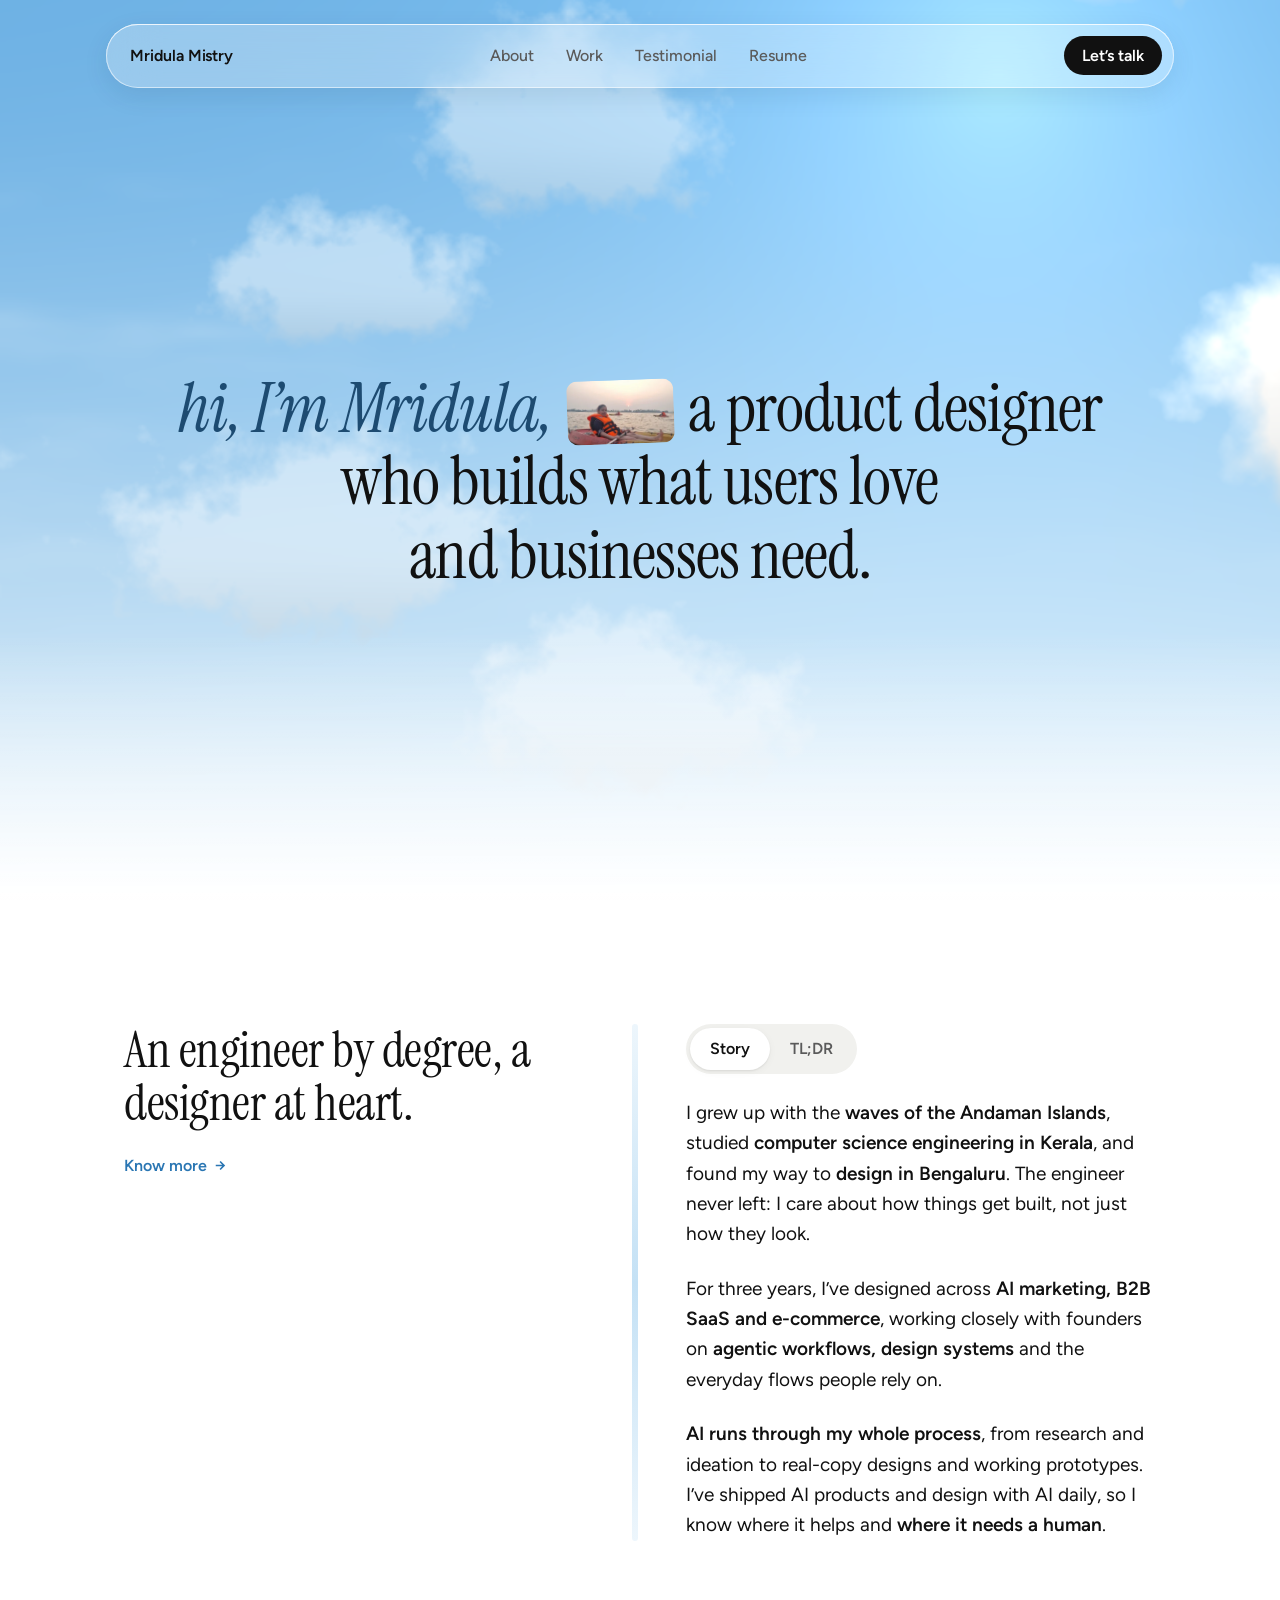
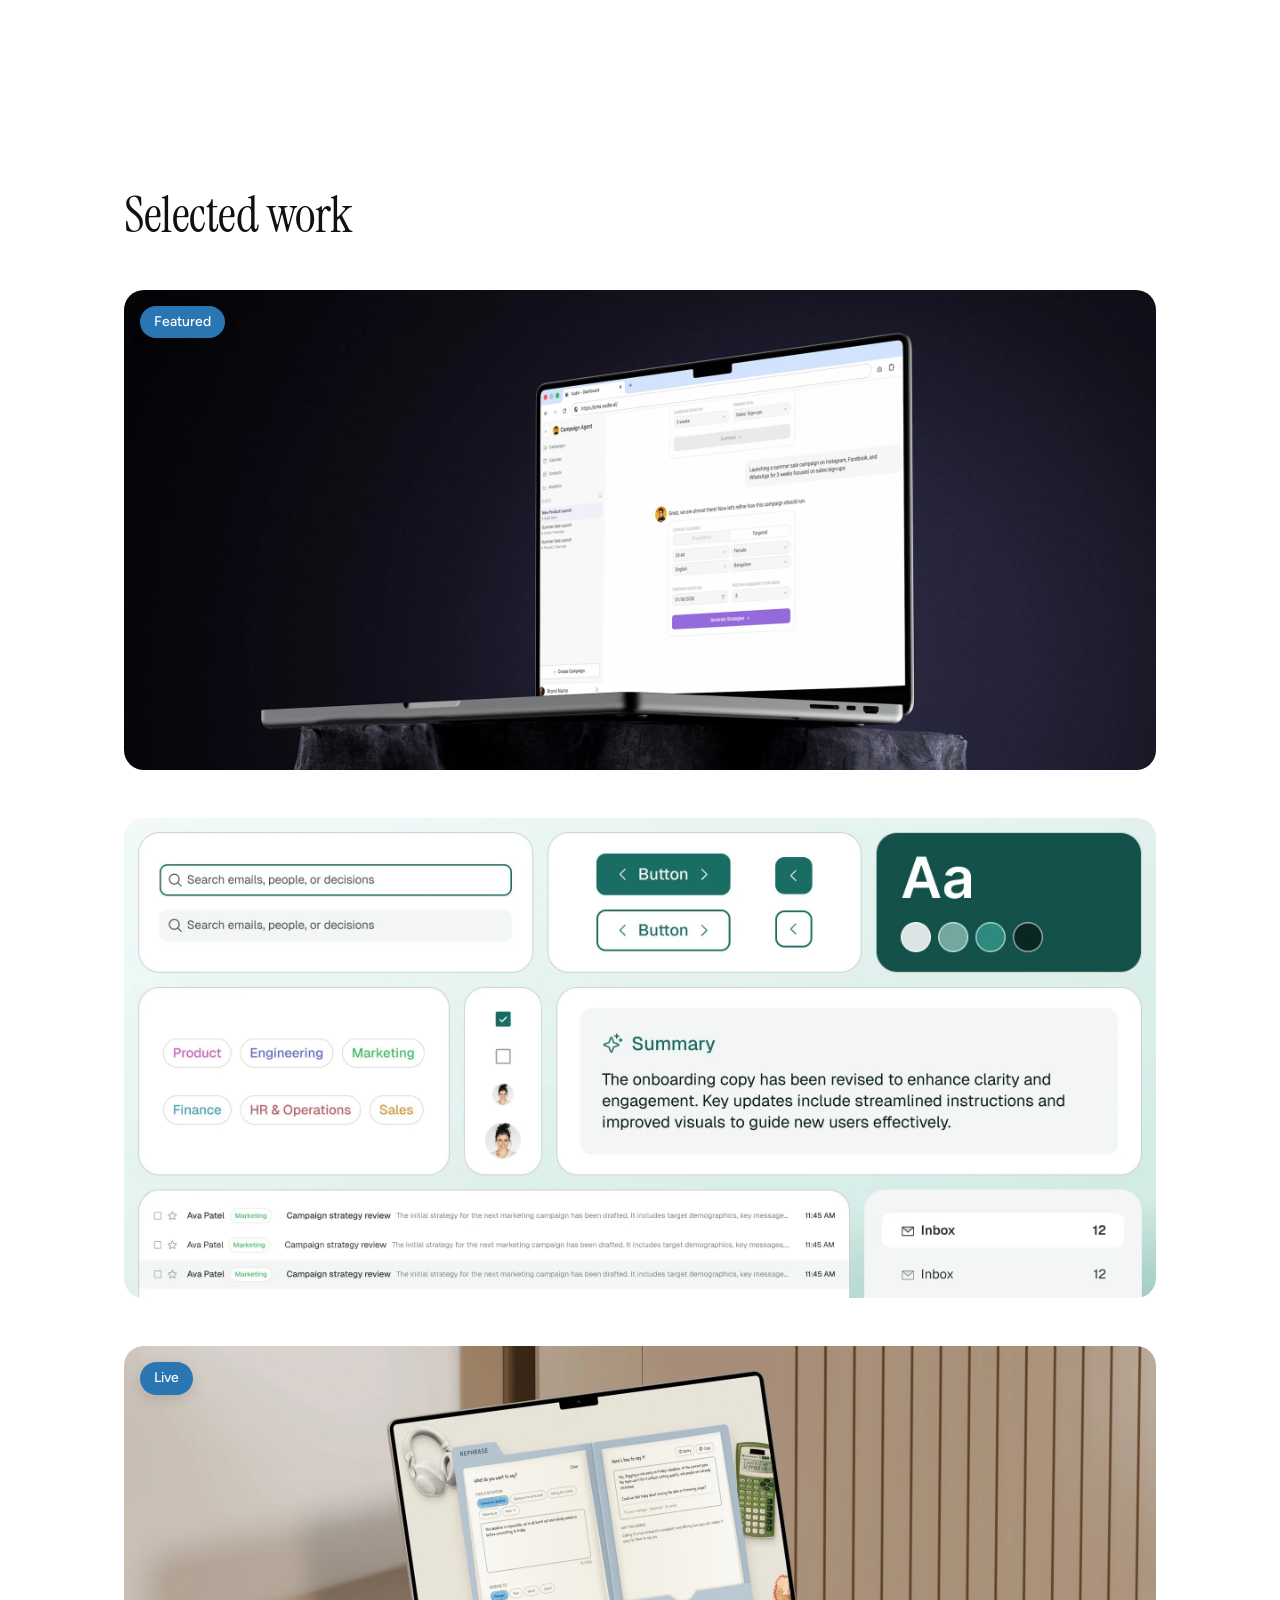
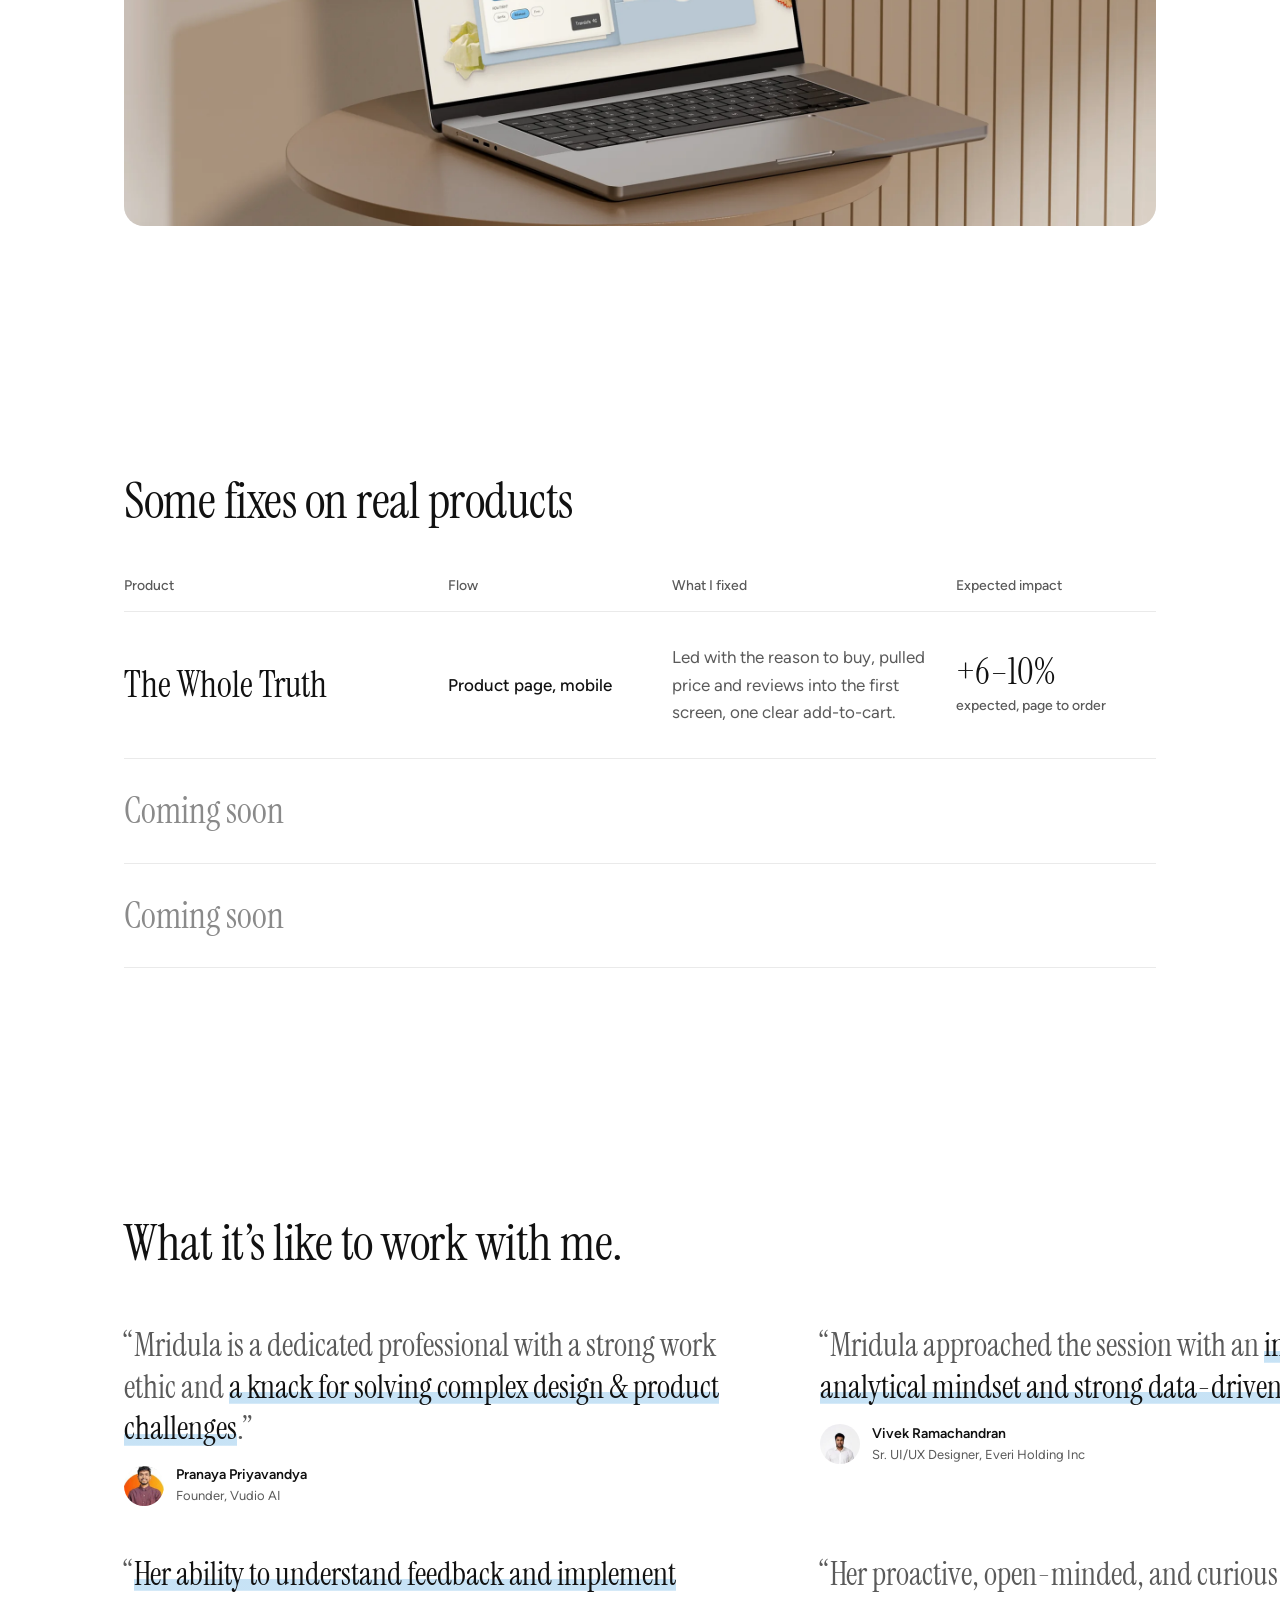
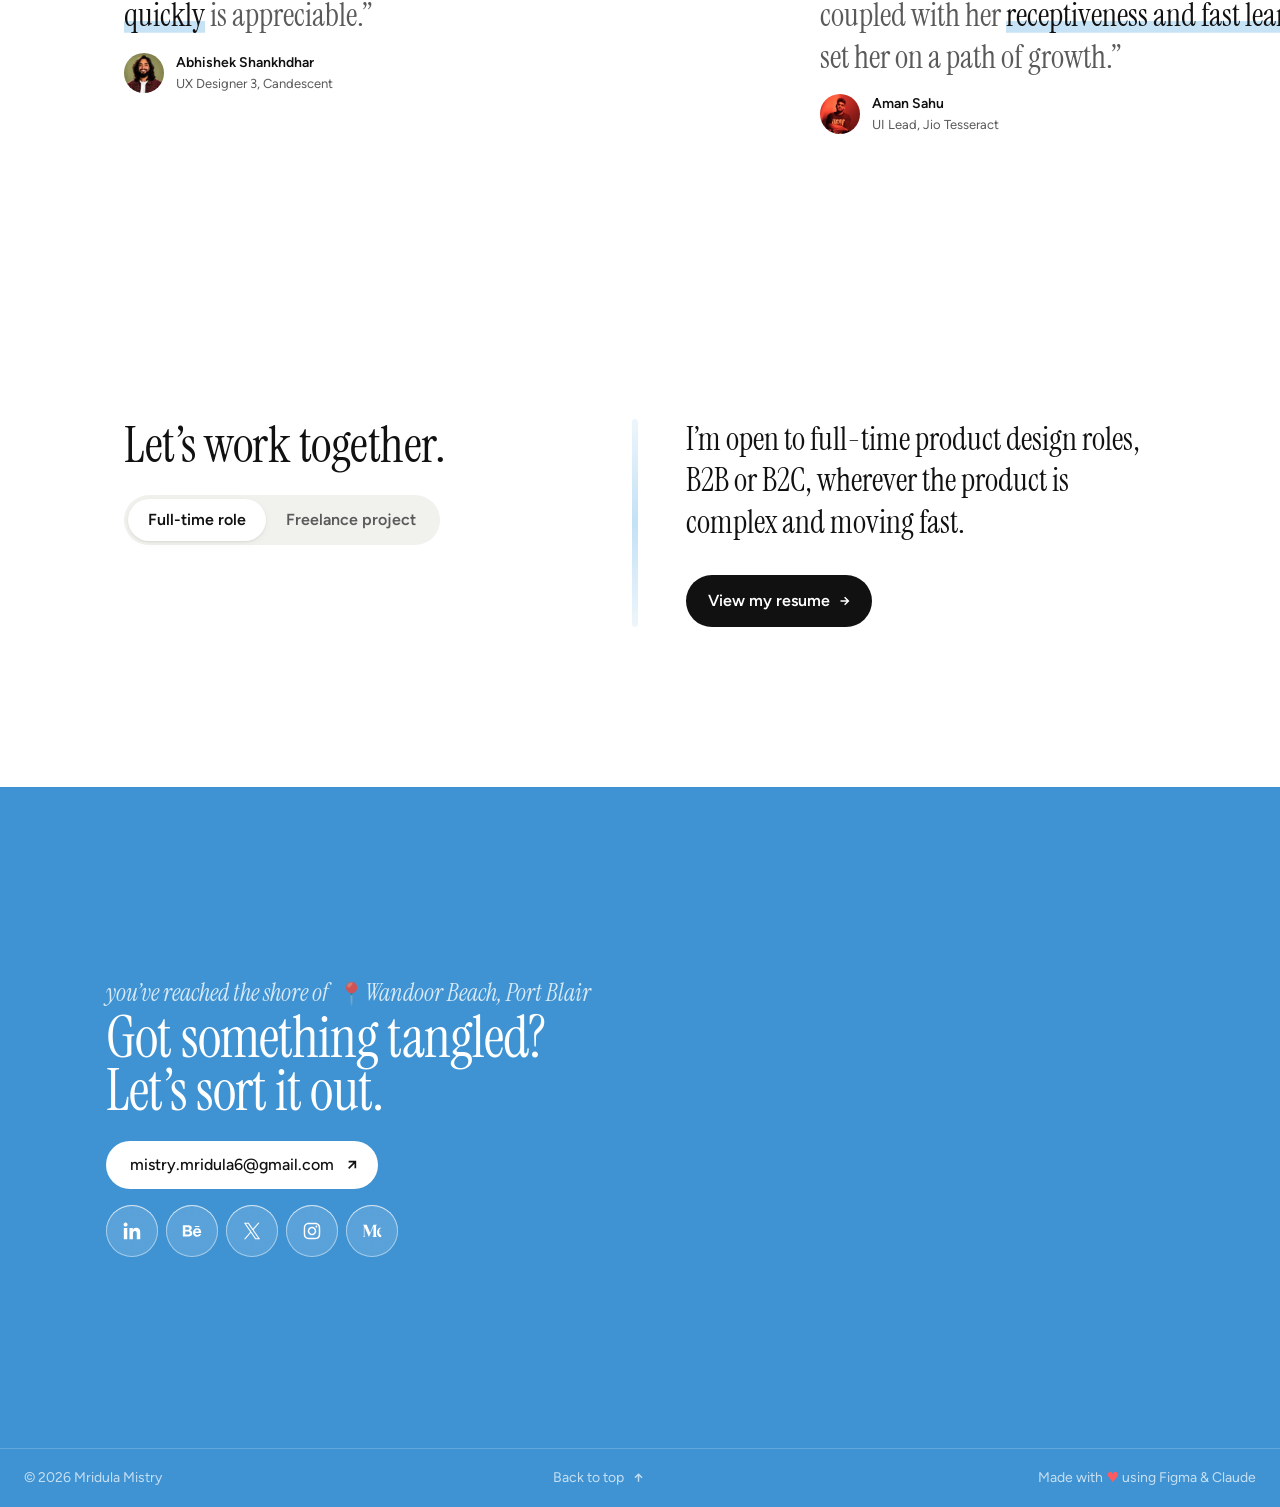
<file: index.html>
<!doctype html>
<html lang="en">
<head>
<meta charset="utf-8">
<meta name="viewport" content="width=device-width, initial-scale=1, viewport-fit=cover">
<title>Mridula Mistry, product designer</title>
<meta name="description" content="Mridula Mistry is a product designer in Bengaluru who builds what users love and businesses need. Selected work, testimonials and contact.">
<meta name="author" content="Mridula Mistry">
<link rel="canonical" href="https://mridula-portfolio-five.vercel.app/">
<meta name="theme-color" content="#FFFFFF">

<!-- Social sharing -->
<meta property="og:type" content="website">
<meta property="og:site_name" content="Mridula Mistry">
<meta property="og:title" content="Mridula Mistry, product designer">
<meta property="og:description" content="Mridula Mistry is a product designer in Bengaluru who builds what users love and businesses need. Selected work, testimonials and contact.">
<meta property="og:url" content="https://mridula-portfolio-five.vercel.app/">
<meta property="og:image" content="https://mridula-portfolio-five.vercel.app/images/social/og-home.png">
<meta property="og:image:width" content="1200">
<meta property="og:image:height" content="630">
<meta property="og:image:alt" content="Mridula Mistry, product designer">
<meta name="twitter:card" content="summary_large_image">
<meta name="twitter:title" content="Mridula Mistry, product designer">
<meta name="twitter:description" content="Mridula Mistry is a product designer in Bengaluru who builds what users love and businesses need. Selected work, testimonials and contact.">
<meta name="twitter:image" content="https://mridula-portfolio-five.vercel.app/images/social/og-home.png">

<!-- Icons -->
<link rel="icon" href="/favicon.ico" sizes="32x32">
<link rel="icon" href="/images/mm-favicon.svg" type="image/svg+xml">
<link rel="apple-touch-icon" href="/apple-touch-icon.png">
<link rel="manifest" href="/site.webmanifest">

<!-- Fonts are self-hosted in /fonts -->
<link rel="preload" href="/fonts/instrument-serif-latin-400-normal.woff2" as="font" type="font/woff2" crossorigin>
<link rel="preload" href="/fonts/instrument-serif-latin-400-italic.woff2" as="font" type="font/woff2" crossorigin>
<link rel="preload" href="/fonts/figtree-latin-400-normal.woff2" as="font" type="font/woff2" crossorigin>
<link rel="stylesheet" href="/css/base.css">
<link rel="stylesheet" href="/css/home.css">
<script src="/js/main.js" defer></script>
<script src="/js/home.js" defer></script>
<script src="/js/sky.js" defer></script>
<script type="application/ld+json">{"@context":"https://schema.org","@type":"Person","name":"Mridula Mistry","jobTitle":"Product Designer","url":"https://mridula-portfolio-five.vercel.app/","email":"mailto:mistry.mridula6@gmail.com","address":{"@type":"PostalAddress","addressLocality":"Bengaluru","addressCountry":"IN"},"sameAs":["https://www.linkedin.com/in/mridulamistry","https://x.com/uxdetangled","https://www.instagram.com/uxdetangled/","https://medium.com/@mridulamistry","https://www.behance.net/mistrymridula6"]}</script>

<!-- Analytics (add later, see README "Analytics"):
     Microsoft Clarity: paste the Clarity snippet here.
     Google Analytics 4: paste the gtag.js snippet here.
     Search Console: add <meta name="google-site-verification" content="..."> here, or verify via DNS. -->
</head>
<body>
<a class="skip-link" href="#main">Skip to content</a>
<header class="nav-shell">
<nav class="nav" aria-label="Main">
<a href="/" class="wordmark">Mridula Mistry</a>
<div class="nav-links"><a href="/about">About</a><a href="#work">Work</a><a href="#kind">Testimonial</a><a href="https://drive.google.com/file/d/1Jns75wjYnaLUI4F77qrDoTa8SmW4ctKh/view?usp=sharing" target="_blank" rel="noopener">Resume</a></div>
<div class="nav-right"><a href="#talk" class="nav-cta">Let’s talk</a><button class="nav-menu" type="button" aria-label="Menu" aria-expanded="false"><span></span></button></div>
</nav>
<div class="nav-sheet"><a href="/about">About</a><a href="#work">Work</a><a href="#kind">Testimonial</a><a href="https://drive.google.com/file/d/1Jns75wjYnaLUI4F77qrDoTa8SmW4ctKh/view?usp=sharing" target="_blank" rel="noopener">Resume</a></div>
</header>
<main id="main">
<section class="hero" aria-label="Intro">
<canvas id="sky" aria-hidden="true"></canvas>
<div class="hero__fade"></div>
<div class="hero__content"><h1 class="rv"><span class="line"><em>hi, I’m Mridula,</em> <img fetchpriority="high" width="448" height="280" class="kayak" src="/images/home/kayak.webp" alt="Mridula kayaking"> a product designer</span> <span class="line">who builds what users love</span> <span class="line">and businesses need.</span></h1></div>
</section>

<section id="about" class="section wrap split rv">
<div class="stack"><h2 class="h2">An engineer by degree, a designer at heart.</h2><a href="/about" class="link-arrow">Know more <svg viewBox="0 0 24 24" aria-hidden="true"><path d="M6 13h8.09l-3.3 3.29 1.42 1.42 5.7-5.71-5.7-5.71-1.42 1.42 3.3 3.29H6z" fill="currentColor"></path></svg></a></div>
<div class="sky-line"></div>
<div class="intro-copy" data-mode="story">
<div class="toggle" role="group" aria-label="Reading mode"><button type="button" data-mode-btn="story" aria-pressed="true">Story</button><button type="button" data-mode-btn="tldr" aria-pressed="false">TL;DR</button></div>
<p><span class="seg ">I grew up with the </span><span class="seg k">waves of the </span><span class="seg k hl">Andaman Islands</span><span class="seg ">, studied </span><span class="seg k">computer science </span><span class="seg k hl">engineering in Kerala</span><span class="seg ">, and found my way to </span><span class="seg k hl">design in Bengaluru</span><span class="seg ">. The engineer never left: I care about how things get built, not just how they look.</span></p><p><span class="seg ">For </span><span class="seg hl">three years</span><span class="seg ">, I’ve designed across </span><span class="seg k hl">AI marketing, B2B SaaS and e-commerce</span><span class="seg ">, working closely with </span><span class="seg hl">founders</span><span class="seg "> on </span><span class="seg k hl">agentic workflows, design systems</span><span class="seg "> and the everyday flows people rely on.</span></p><p><span class="seg k hl">AI runs through my whole process</span><span class="seg ">, from research and ideation to real-copy designs and working prototypes. </span><span class="seg hl">I’ve shipped AI products</span><span class="seg "> and design with AI daily, so I know where it helps and </span><span class="seg k hl">where it needs a human</span><span class="seg ">.</span></p>
</div>
</section>

<section id="work" class="section wrap">
<h2 class="h2 rv">Selected work</h2>
<div class="work-list rv"><a href="/case-studies/campaign-manager" class="wcard">
<div class="wcard__media"><img decoding="async" width="1160" height="540" class="wcard__img" src="/images/home/work-campaign-manager.webp" alt="" loading="lazy"><span class="pill">Featured</span><div class="wcard__scrim"></div></div>
<div class="wcard__panel"><div class="wcard__text"><span class="wcard__meta">Agentic AI · B2B · SaaS</span><span class="wcard__title">From 4 tools to one AI workspace for solopreneurs</span><span class="wcard__desc">How agentic AI can simplify campaign creation, guiding solopreneurs from planning to launch within seconds.</span></div><span class="wcard__cta">View case study <svg viewBox="0 0 24 24" aria-hidden="true"><path d="M6 13h8.09l-3.3 3.29 1.42 1.42 5.7-5.71-5.7-5.71-1.42 1.42 3.3 3.29H6z" fill="currentColor"></path></svg></span></div>
</a><a href="/case-studies/mailq" class="wcard">
<div class="wcard__media"><img decoding="async" width="2320" height="1080" class="wcard__img" src="/images/home/work-mailq.webp" alt="" loading="lazy"><div class="wcard__scrim"></div></div>
<div class="wcard__panel"><div class="wcard__text"><span class="wcard__meta">Design system · Tokens · AI email</span><span class="wcard__title">From UI to System: Designing a Foundation for an Email Product</span><span class="wcard__desc">What it actually takes to build a design system from scratch: three-tier tokens, light and dark modes, a component library, and why I cut a fourth tier after testing it.</span></div><span class="wcard__cta">View case study <svg viewBox="0 0 24 24" aria-hidden="true"><path d="M6 13h8.09l-3.3 3.29 1.42 1.42 5.7-5.71-5.7-5.71-1.42 1.42 3.3 3.29H6z" fill="currentColor"></path></svg></span></div>
</a><a href="/case-studies/rephrase" class="wcard">
<div class="wcard__media"><img decoding="async" width="1160" height="540" class="wcard__img" src="/images/home/work-rephrase.webp" alt="" loading="lazy"><span class="pill">Live</span><div class="wcard__scrim"></div></div>
<div class="wcard__panel"><div class="wcard__text"><span class="wcard__meta">AI product · 0 → 1 · Shipped</span><span class="wcard__title">Rephrase: Helping Freshers Communicate and Win the Corporate World</span><span class="wcard__desc">An AI tool for new joiners who find the corporate world intimidating. It turns informal thoughts into professional messages and helps them handle pressure, push back and stand their ground with confidence.</span></div><span class="wcard__cta">View case study <svg viewBox="0 0 24 24" aria-hidden="true"><path d="M6 13h8.09l-3.3 3.29 1.42 1.42 5.7-5.71-5.7-5.71-1.42 1.42 3.3 3.29H6z" fill="currentColor"></path></svg></span></div>
</a></div>
</section>

<section class="section wrap fixes rv" aria-labelledby="fixes-h">
<h2 class="h2" id="fixes-h">Some fixes on real products</h2>
<div class="fix-head"><span>Product</span><span>Flow</span><span>What I fixed</span><span>Expected impact</span></div>
<a class="fix-row" href="/case-studies/the-whole-truth" data-preview>
<span><span class="fix-label">Product</span><span class="big">The Whole Truth</span></span>
<span><span class="fix-label">Flow</span><span class="fix-flow">Product page, mobile</span></span>
<span><span class="fix-label">What I fixed</span><span class="muted">Led with the reason to buy, pulled price and reviews into the first screen, one clear add-to-cart.</span></span>
<span><span class="fix-label">Expected impact</span><span class="big">+6–10%</span><span class="small">expected, page to order</span></span>
<span class="fix-mobile-shots"><figure><img decoding="async" width="370" height="800" src="/images/home/fix-before.webp" alt="The Whole Truth product page on mobile" loading="lazy"></figure></span>
</a>
<div class="fix-soon">Coming soon</div>
<div class="fix-soon">Coming soon</div>
<div class="fix-preview" aria-hidden="true"><img decoding="async" width="370" height="800" src="/images/home/fix-before.webp" alt=""></div>
</section>

<section id="kind" class="section section--last" aria-labelledby="kind-h">
<h2 class="h2 wrap rv" id="kind-h">What it’s like to work with me.</h2>
<div class="ticker"><div class="track"><figure class="tq"><blockquote>“Mridula is a dedicated professional with a strong work ethic and <span class="hl">a knack for solving complex design &amp; product challenges</span>.”</blockquote><figcaption><img decoding="async" src="/images/home/avatars/pranaya.webp" alt="" width="40" height="40" loading="lazy"><span><b>Pranaya Priyavandya</b><i>Founder, Vudio AI</i></span></figcaption></figure><figure class="tq"><blockquote>“Mridula approached the session with an <span class="hl">impressive analytical mindset and strong data-driven insights</span>.”</blockquote><figcaption><img decoding="async" src="/images/home/avatars/vivek.webp" alt="" width="40" height="40" loading="lazy"><span><b>Vivek Ramachandran</b><i>Sr. UI/UX Designer, Everi Holding Inc</i></span></figcaption></figure><figure class="tq"><blockquote>“<span class="hl">Her ability to understand feedback and implement quickly</span> is appreciable.”</blockquote><figcaption><img decoding="async" src="/images/home/avatars/abhishek.webp" alt="" width="40" height="40" loading="lazy"><span><b>Abhishek Shankhdhar</b><i>UX Designer 3, Candescent</i></span></figcaption></figure><figure class="tq"><blockquote>“Her proactive, open-minded, and curious nature, coupled with her <span class="hl">receptiveness and fast learning ability</span>, set her on a path of growth.”</blockquote><figcaption><img decoding="async" src="/images/home/avatars/aman.webp" alt="" width="40" height="40" loading="lazy"><span><b>Aman Sahu</b><i>UI Lead, Jio Tesseract</i></span></figcaption></figure><figure class="tq" aria-hidden="true"><blockquote>“Mridula is a dedicated professional with a strong work ethic and <span class="hl">a knack for solving complex design &amp; product challenges</span>.”</blockquote><figcaption><img decoding="async" src="/images/home/avatars/pranaya.webp" alt="" width="40" height="40" loading="lazy"><span><b>Pranaya Priyavandya</b><i>Founder, Vudio AI</i></span></figcaption></figure><figure class="tq" aria-hidden="true"><blockquote>“Mridula approached the session with an <span class="hl">impressive analytical mindset and strong data-driven insights</span>.”</blockquote><figcaption><img decoding="async" src="/images/home/avatars/vivek.webp" alt="" width="40" height="40" loading="lazy"><span><b>Vivek Ramachandran</b><i>Sr. UI/UX Designer, Everi Holding Inc</i></span></figcaption></figure><figure class="tq" aria-hidden="true"><blockquote>“<span class="hl">Her ability to understand feedback and implement quickly</span> is appreciable.”</blockquote><figcaption><img decoding="async" src="/images/home/avatars/abhishek.webp" alt="" width="40" height="40" loading="lazy"><span><b>Abhishek Shankhdhar</b><i>UX Designer 3, Candescent</i></span></figcaption></figure><figure class="tq" aria-hidden="true"><blockquote>“Her proactive, open-minded, and curious nature, coupled with her <span class="hl">receptiveness and fast learning ability</span>, set her on a path of growth.”</blockquote><figcaption><img decoding="async" src="/images/home/avatars/aman.webp" alt="" width="40" height="40" loading="lazy"><span><b>Aman Sahu</b><i>UI Lead, Jio Tesseract</i></span></figcaption></figure></div></div>
<div class="ticker"><div class="track track--r"><figure class="tq"><blockquote>“<span class="hl">Her ability to understand feedback and implement quickly</span> is appreciable.”</blockquote><figcaption><img decoding="async" src="/images/home/avatars/abhishek.webp" alt="" width="40" height="40" loading="lazy"><span><b>Abhishek Shankhdhar</b><i>UX Designer 3, Candescent</i></span></figcaption></figure><figure class="tq"><blockquote>“Her proactive, open-minded, and curious nature, coupled with her <span class="hl">receptiveness and fast learning ability</span>, set her on a path of growth.”</blockquote><figcaption><img decoding="async" src="/images/home/avatars/aman.webp" alt="" width="40" height="40" loading="lazy"><span><b>Aman Sahu</b><i>UI Lead, Jio Tesseract</i></span></figcaption></figure><figure class="tq"><blockquote>“Mridula is a dedicated professional with a strong work ethic and <span class="hl">a knack for solving complex design &amp; product challenges</span>.”</blockquote><figcaption><img decoding="async" src="/images/home/avatars/pranaya.webp" alt="" width="40" height="40" loading="lazy"><span><b>Pranaya Priyavandya</b><i>Founder, Vudio AI</i></span></figcaption></figure><figure class="tq"><blockquote>“Mridula approached the session with an <span class="hl">impressive analytical mindset and strong data-driven insights</span>.”</blockquote><figcaption><img decoding="async" src="/images/home/avatars/vivek.webp" alt="" width="40" height="40" loading="lazy"><span><b>Vivek Ramachandran</b><i>Sr. UI/UX Designer, Everi Holding Inc</i></span></figcaption></figure><figure class="tq" aria-hidden="true"><blockquote>“<span class="hl">Her ability to understand feedback and implement quickly</span> is appreciable.”</blockquote><figcaption><img decoding="async" src="/images/home/avatars/abhishek.webp" alt="" width="40" height="40" loading="lazy"><span><b>Abhishek Shankhdhar</b><i>UX Designer 3, Candescent</i></span></figcaption></figure><figure class="tq" aria-hidden="true"><blockquote>“Her proactive, open-minded, and curious nature, coupled with her <span class="hl">receptiveness and fast learning ability</span>, set her on a path of growth.”</blockquote><figcaption><img decoding="async" src="/images/home/avatars/aman.webp" alt="" width="40" height="40" loading="lazy"><span><b>Aman Sahu</b><i>UI Lead, Jio Tesseract</i></span></figcaption></figure><figure class="tq" aria-hidden="true"><blockquote>“Mridula is a dedicated professional with a strong work ethic and <span class="hl">a knack for solving complex design &amp; product challenges</span>.”</blockquote><figcaption><img decoding="async" src="/images/home/avatars/pranaya.webp" alt="" width="40" height="40" loading="lazy"><span><b>Pranaya Priyavandya</b><i>Founder, Vudio AI</i></span></figcaption></figure><figure class="tq" aria-hidden="true"><blockquote>“Mridula approached the session with an <span class="hl">impressive analytical mindset and strong data-driven insights</span>.”</blockquote><figcaption><img decoding="async" src="/images/home/avatars/vivek.webp" alt="" width="40" height="40" loading="lazy"><span><b>Vivek Ramachandran</b><i>Sr. UI/UX Designer, Everi Holding Inc</i></span></figcaption></figure></div></div>
</section>

<section id="talk" class="section section--last wrap split rv">
<div class="stack"><h2 class="h2">Let’s work together.</h2>
<div class="toggle" role="group" aria-label="What are you looking for"><button type="button" data-ans="job" aria-pressed="true">Full-time role</button><button type="button" data-ans="free" aria-pressed="false">Freelance project</button></div></div>
<div class="sky-line"></div>
<div class="answer" aria-live="polite"><p>I’m open to full-time product design roles, B2B or B2C, wherever the product is complex and moving fast.</p><a href="https://drive.google.com/file/d/1Jns75wjYnaLUI4F77qrDoTa8SmW4ctKh/view?usp=sharing" target="_blank" rel="noopener" class="btn btn--ink">View my resume <svg viewBox="0 0 24 24" aria-hidden="true"><path d="M6 13h8.09l-3.3 3.29 1.42 1.42 5.7-5.71-5.7-5.71-1.42 1.42 3.3 3.29H6z" fill="currentColor"></path></svg></a></div>
</section>
</main>
<footer class="footer">
<svg class="footer__reveal" viewBox="0 0 1440 720" preserveAspectRatio="xMidYMid slice" aria-hidden="true"><defs><filter id="goo" filterUnits="userSpaceOnUse" x="0" y="0" width="1440" height="720"><feGaussianBlur in="SourceGraphic" stdDeviation="14" result="b"></feGaussianBlur><feColorMatrix in="b" mode="matrix" values="1 0 0 0 0  0 1 0 0 0  0 0 1 0 0  0 0 0 30 -14"></feColorMatrix></filter><mask id="foot-mask" maskUnits="userSpaceOnUse" x="0" y="0" width="1440" height="720"><rect width="1440" height="720" fill="black"></rect><g filter="url(#goo)" fill="white"><g id="foot-dots"></g></g></mask></defs><g mask="url(#foot-mask)"><image href="/images/shared/footer-boats.webp" x="0" y="0" width="1440" height="720" preserveAspectRatio="xMidYMid slice" transform="translate(1440 0) scale(-1 1)"></image></g></svg>
<div class="footer__content">
<div class="footer__intro">
<span class="footer__hello">you’ve reached the shore of <span class="footer__pin" aria-hidden="true">📍</span>Wandoor Beach, Port Blair</span>
<h2>Got something tangled?<br>Let’s sort it out.</h2>
</div>
<div class="footer__actions">
<a href="mailto:mistry.mridula6@gmail.com" class="btn btn--white">mistry.mridula6@gmail.com <svg viewBox="0 0 20 20" aria-hidden="true"><path d="M14.1669 13.3335V5.8335H6.66686V7.50016H11.3252L6.0752 12.7418L7.25853 13.9252L12.5002 8.67516V13.3335H14.1669Z" fill="currentColor"/></svg></a>
<div class="socials"><a href="https://www.linkedin.com/in/mridulamistry" class="gicon" aria-label="LinkedIn" target="_blank" rel="noopener"><svg viewBox="0 0 22 22" aria-hidden="true"><path d="M4.56768 2.58594C4.30429 2.58594 4.04348 2.63782 3.80014 2.73861C3.5568 2.8394 3.3357 2.98714 3.14946 3.17338C2.96321 3.35963 2.81548 3.58073 2.71468 3.82407C2.61389 4.06741 2.56201 4.32822 2.56201 4.5916C2.56201 4.85499 2.61389 5.1158 2.71468 5.35914C2.81548 5.60248 2.96321 5.82358 3.14946 6.00982C3.3357 6.19607 3.5568 6.3438 3.80014 6.4446C4.04348 6.54539 4.30429 6.59727 4.56768 6.59727C4.83107 6.59727 5.09188 6.54539 5.33521 6.4446C5.57855 6.3438 5.79966 6.19607 5.9859 6.00982C6.17214 5.82358 6.31988 5.60248 6.42067 5.35914C6.52147 5.1158 6.57335 4.85499 6.57335 4.5916C6.57335 4.32822 6.52147 4.06741 6.42067 3.82407C6.31988 3.58073 6.17214 3.35963 5.9859 3.17338C5.79966 2.98714 5.57855 2.8394 5.33521 2.73861C5.09188 2.63782 4.83107 2.58594 4.56768 2.58594ZM8.46718 8.1171V19.2445H11.9221V13.7418C11.9221 12.2898 12.1953 10.8836 13.9956 10.8836C15.7712 10.8836 15.7932 12.5437 15.7932 13.8334V19.2454H19.2499V13.1432C19.2499 10.1457 18.6046 7.8421 15.1011 7.8421C13.419 7.8421 12.2915 8.76519 11.8304 9.63877H11.7837V8.1171H8.46718ZM2.83701 8.1171H6.29743V19.2445H2.83701V8.1171Z" fill="currentColor"/></svg></a><a href="https://www.behance.net/mistrymridula6" class="gicon" aria-label="Behance" target="_blank" rel="noopener"><svg viewBox="0 0 22 22" aria-hidden="true"><path d="M7.15291 5.25342C7.69283 5.25342 8.17866 5.30017 8.62416 5.3955C9.066 5.49022 9.4458 5.64545 9.76358 5.86117C10.0783 6.07628 10.324 6.3632 10.5006 6.72192C10.672 7.07667 10.7572 7.52033 10.7572 8.04467C10.7572 8.613 10.6286 9.08692 10.3713 9.46642C10.1128 9.84653 9.72905 10.1567 9.22 10.3968C9.913 10.5985 10.4294 10.9487 10.7692 11.4473C11.112 11.9506 11.2797 12.5528 11.2797 13.2587C11.2797 13.8313 11.1704 14.3241 10.9516 14.7373C10.7408 15.1447 10.4344 15.4951 10.0587 15.7584C9.67002 16.0295 9.23559 16.2282 8.77633 16.3451C8.29488 16.4713 7.79914 16.5348 7.30141 16.5339H1.8335V5.25342H7.15291ZM6.83116 9.81109C7.27116 9.81109 7.63539 9.70567 7.92383 9.49483C8.20983 9.28583 8.34825 8.94117 8.34825 8.46909C8.34825 8.20631 8.30211 7.99028 8.20983 7.821C8.12106 7.65746 7.98876 7.52167 7.82758 7.42867C7.65915 7.32921 7.4735 7.26235 7.28033 7.23158C7.06968 7.19225 6.8557 7.17352 6.64141 7.17567H4.31766V9.81109H6.83116ZM6.96958 14.6135C7.21433 14.6135 7.44716 14.5924 7.66625 14.5429C7.88716 14.4953 8.08333 14.4183 8.25016 14.3037C8.417 14.1937 8.5545 14.0443 8.6535 13.8536C8.75341 13.6648 8.802 13.4182 8.802 13.1221C8.80139 12.5415 8.63852 12.1266 8.31341 11.8773C7.988 11.6298 7.55166 11.5069 7.01725 11.5069H4.31766V14.6144L6.96958 14.6135ZM14.8208 14.5759C15.1576 14.9047 15.6416 15.0691 16.2728 15.0691C16.7251 15.0691 17.1156 14.9551 17.4443 14.7272C17.7688 14.4989 17.9668 14.2551 18.0429 14.003H20.0183C19.7012 14.9857 19.2199 15.6878 18.5617 16.1104C17.9118 16.5348 17.1207 16.7457 16.1967 16.7457C15.5539 16.7457 14.9733 16.6427 14.4551 16.4368C13.9566 16.2437 13.5064 15.944 13.136 15.5586C12.7717 15.1645 12.4896 14.7018 12.3064 14.1973C12.1051 13.6393 12.0058 13.0497 12.0131 12.4566C12.0137 11.8455 12.1142 11.2759 12.3147 10.7479C12.5049 10.2387 12.7961 9.77317 13.1708 9.37934C13.5412 8.99434 13.9824 8.69061 14.4945 8.46817C15.0331 8.24068 15.6131 8.12768 16.1977 8.13634C16.8882 8.13634 17.4929 8.27078 18.0117 8.53967C18.5143 8.79785 18.9503 9.16866 19.2859 9.62317C19.6177 10.0754 19.857 10.5921 20.0037 11.1733C20.1503 11.752 20.2026 12.3579 20.1604 12.991H14.2653C14.2662 13.6363 14.4835 14.2478 14.8208 14.5759ZM17.3985 10.285C17.1317 9.98984 16.6807 9.83034 16.1289 9.83034C15.7714 9.82972 15.4738 9.89053 15.2361 10.0128C15.0186 10.1235 14.8253 10.2765 14.6677 10.4628C14.5304 10.6329 14.4282 10.8286 14.3671 11.0385C14.3153 11.214 14.2813 11.3943 14.2653 11.5766H17.9155C17.8623 11.0046 17.6662 10.582 17.3985 10.285ZM13.807 6.01058H18.3802V7.12433H13.807V6.01058Z" fill="currentColor"/></svg></a><a href="https://x.com/uxdetangled" class="gicon" aria-label="X" target="_blank" rel="noopener"><svg viewBox="0 0 22 22" aria-hidden="true"><path d="M12.5401 9.735L18.5535 2.75H17.1326L11.9168 8.81833L7.74598 2.75H2.92432L9.23098 11.9258L2.92432 19.25H4.34515L9.85432 12.8425L14.2543 19.25H19.0576L12.5218 9.735H12.5401ZM10.5876 11.9992L9.94598 11.0825L4.86765 3.81333H7.05848L11.156 9.68L11.7976 10.5967L17.1326 18.2233H14.9418L10.5876 11.9992Z" fill="currentColor"/></svg></a><a href="https://www.instagram.com/uxdetangled/" class="gicon" aria-label="Instagram" target="_blank" rel="noopener"><svg viewBox="0 0 22 22" aria-hidden="true"><path d="M10.9992 6.76206C9.87504 6.76206 8.79692 7.20863 8.00201 8.00354C7.20711 8.79844 6.76054 9.87656 6.76054 11.0007C6.76054 12.1249 7.20711 13.203 8.00201 13.9979C8.79692 14.7928 9.87504 15.2394 10.9992 15.2394C12.1234 15.2394 13.2015 14.7928 13.9964 13.9979C14.7913 13.203 15.2379 12.1249 15.2379 11.0007C15.2379 9.87656 14.7913 8.79844 13.9964 8.00354C13.2015 7.20863 12.1234 6.76206 10.9992 6.76206ZM10.9992 13.7535C10.6376 13.7535 10.2795 13.6823 9.94542 13.5439C9.61133 13.4055 9.30777 13.2026 9.05207 12.9469C8.79637 12.6912 8.59353 12.3877 8.45515 12.0536C8.31676 11.7195 8.24554 11.3614 8.24554 10.9998C8.24554 10.6382 8.31676 10.2801 8.45515 9.94603C8.59353 9.61194 8.79637 9.30838 9.05207 9.05267C9.30777 8.79697 9.61133 8.59414 9.94542 8.45575C10.2795 8.31737 10.6376 8.24614 10.9992 8.24614C11.7295 8.24614 12.4299 8.53626 12.9463 9.05267C13.4628 9.56909 13.7529 10.2695 13.7529 10.9998C13.7529 11.7301 13.4628 12.4305 12.9463 12.9469C12.4299 13.4634 11.7295 13.7535 10.9992 13.7535ZM15.4056 5.61806C15.1435 5.61806 14.8922 5.72217 14.7069 5.90749C14.5216 6.09281 14.4175 6.34415 14.4175 6.60623C14.4175 6.86831 14.5216 7.11965 14.7069 7.30497C14.8922 7.49028 15.1435 7.59439 15.4056 7.59439C15.6677 7.59439 15.919 7.49028 16.1044 7.30497C16.2897 7.11965 16.3938 6.86831 16.3938 6.60623C16.3938 6.34415 16.2897 6.09281 16.1044 5.90749C15.919 5.72217 15.6677 5.61806 15.4056 5.61806ZM18.822 5.60156C18.6101 5.05342 18.2859 4.55563 17.8702 4.14015C17.4546 3.72466 16.9567 3.40065 16.4085 3.18889C15.7671 2.94804 15.0895 2.81785 14.4046 2.80389C13.5219 2.76539 13.2423 2.75439 11.0038 2.75439C8.76529 2.75439 8.47837 2.75439 7.60295 2.80389C6.91865 2.81806 6.2417 2.94824 5.60095 3.18889C5.05273 3.40065 4.55482 3.72466 4.13918 4.14015C3.72353 4.55563 3.39933 5.05342 3.18737 5.60156C2.94682 6.24294 2.81695 6.92052 2.80329 7.60539C2.76387 8.48723 2.75195 8.76681 2.75195 11.0062C2.75195 13.2456 2.75195 13.5298 2.80329 14.4071C2.81704 15.0927 2.94629 15.7692 3.18737 16.4118C3.39943 16.96 3.72377 17.4579 4.13958 17.8734C4.55539 18.2889 5.05348 18.6128 5.60187 18.8245C6.24127 19.0746 6.91858 19.2141 7.60479 19.237C8.48754 19.2755 8.76712 19.2874 11.0056 19.2874C13.2441 19.2874 13.531 19.2874 14.4065 19.237C15.0913 19.2233 15.7689 19.0934 16.4103 18.8529C16.9583 18.6405 17.456 18.3162 17.8716 17.9006C18.2872 17.485 18.6115 16.9873 18.8239 16.4393C19.065 15.7976 19.1942 15.1211 19.208 14.4355C19.2474 13.5536 19.2593 13.2741 19.2593 11.0346C19.2593 8.79523 19.2593 8.51106 19.208 7.63381C19.1969 6.93926 19.0664 6.2518 18.822 5.60156ZM17.7055 14.3392C17.7004 14.8676 17.604 15.3911 17.4205 15.8866C17.2826 16.2429 17.0718 16.5666 16.8016 16.8367C16.5313 17.1068 16.2076 17.3174 15.8511 17.455C15.3608 17.6366 14.8431 17.733 14.3203 17.7401C13.4495 17.7804 13.2038 17.7905 10.9708 17.7905C8.73595 17.7905 8.5077 17.7905 7.62037 17.7401C7.09788 17.7329 6.58045 17.6365 6.09045 17.455C5.73281 17.3181 5.40781 17.1079 5.13641 16.8377C4.865 16.5676 4.65322 16.2436 4.5147 15.8866C4.33486 15.3961 4.2385 14.879 4.22962 14.3566C4.1902 13.4858 4.18104 13.2401 4.18104 11.0071C4.18104 8.77414 4.18104 8.54498 4.22962 7.65673C4.23485 7.12868 4.3313 6.60551 4.5147 6.11031C4.79429 5.38706 5.3672 4.81781 6.09045 4.54098C6.58045 4.35943 7.09788 4.26302 7.62037 4.25589C8.49212 4.21648 8.73687 4.20548 10.9708 4.20548C13.2047 4.20548 13.4339 4.20548 14.3203 4.25589C14.8431 4.26291 15.3608 4.35933 15.8511 4.54098C16.2074 4.67917 16.5309 4.8901 16.8011 5.1603C17.0713 5.4305 17.2823 5.75405 17.4205 6.11031C17.6003 6.60077 17.6967 7.11791 17.7055 7.64023C17.745 8.51198 17.755 8.75673 17.755 10.9906C17.755 13.2246 17.755 13.4638 17.7156 14.3401L17.7055 14.3392Z" fill="currentColor"/></svg></a><a href="https://medium.com/@mridulamistry" class="gicon" aria-label="Medium" target="_blank" rel="noopener"><svg viewBox="0 0 22 22" aria-hidden="true"><path d="M19.846 8.28673C19.956 8.28673 20.066 8.30507 20.1668 8.33257V7.7734C20.0752 7.7734 19.9743 7.76423 19.8827 7.76423H19.8643C19.3602 7.76423 18.746 7.8834 18.306 8.1034C17.811 8.33257 17.371 8.6809 17.0043 9.13006C16.4177 9.8634 16.0602 10.8442 15.9685 11.9534V12.6226C16.0235 15.1342 17.3802 17.1417 19.791 17.1417C19.9285 17.1417 20.0568 17.1417 20.1852 17.1234V15.0884C18.9293 14.7217 18.031 13.3284 18.1227 11.6876C18.2143 10.0467 20.1852 11.6876 20.1852 11.6876V11.2109H18.1685C18.2418 9.52423 18.8468 8.30506 19.8643 8.28673H19.846ZM15.0518 15.7851V6.16923C15.0518 5.37173 15.391 5.14256 16.051 4.9959H16.0693V4.8584H12.4485L9.0935 12.7509L5.7385 4.8584H1.8335V4.9959H1.85183C2.51183 5.15173 2.851 5.37173 2.851 6.16923V15.5467C2.851 16.3442 2.51183 16.5734 1.85183 16.7201H1.8335V16.8576H4.4735V16.7201H4.45516C3.79516 16.5642 3.456 16.3442 3.456 15.5467V6.71007L7.7735 16.8576H8.021L12.4577 6.4259V15.7759C12.4027 16.4084 12.0727 16.6009 11.4677 16.7384H11.4493V16.8759H16.051V16.7384H16.0327C15.4368 16.6009 15.0977 16.4084 15.0335 15.7667L15.0518 15.7851Z" fill="currentColor"/></svg></a></div>
</div>
</div>
<div class="footer__photo"><img decoding="async" width="2752" height="1376" src="/images/shared/footer-boats.webp" alt="Boats on a beach in the Andaman Islands" loading="lazy"></div>
<div class="footer__bar"><span>© 2026 Mridula Mistry</span><a href="/" data-top>Back to top <svg viewBox="0 0 24 24" aria-hidden="true"><path d="M13 18V9.91l3.29 3.3 1.42-1.42L12 6.09l-5.71 5.7 1.42 1.42L11 9.91V18z" fill="currentColor"></path></svg></a><span>Made with <span class="heart">♥</span> using Figma &amp; Claude</span></div>
</footer>
</body>
</html>
</file>
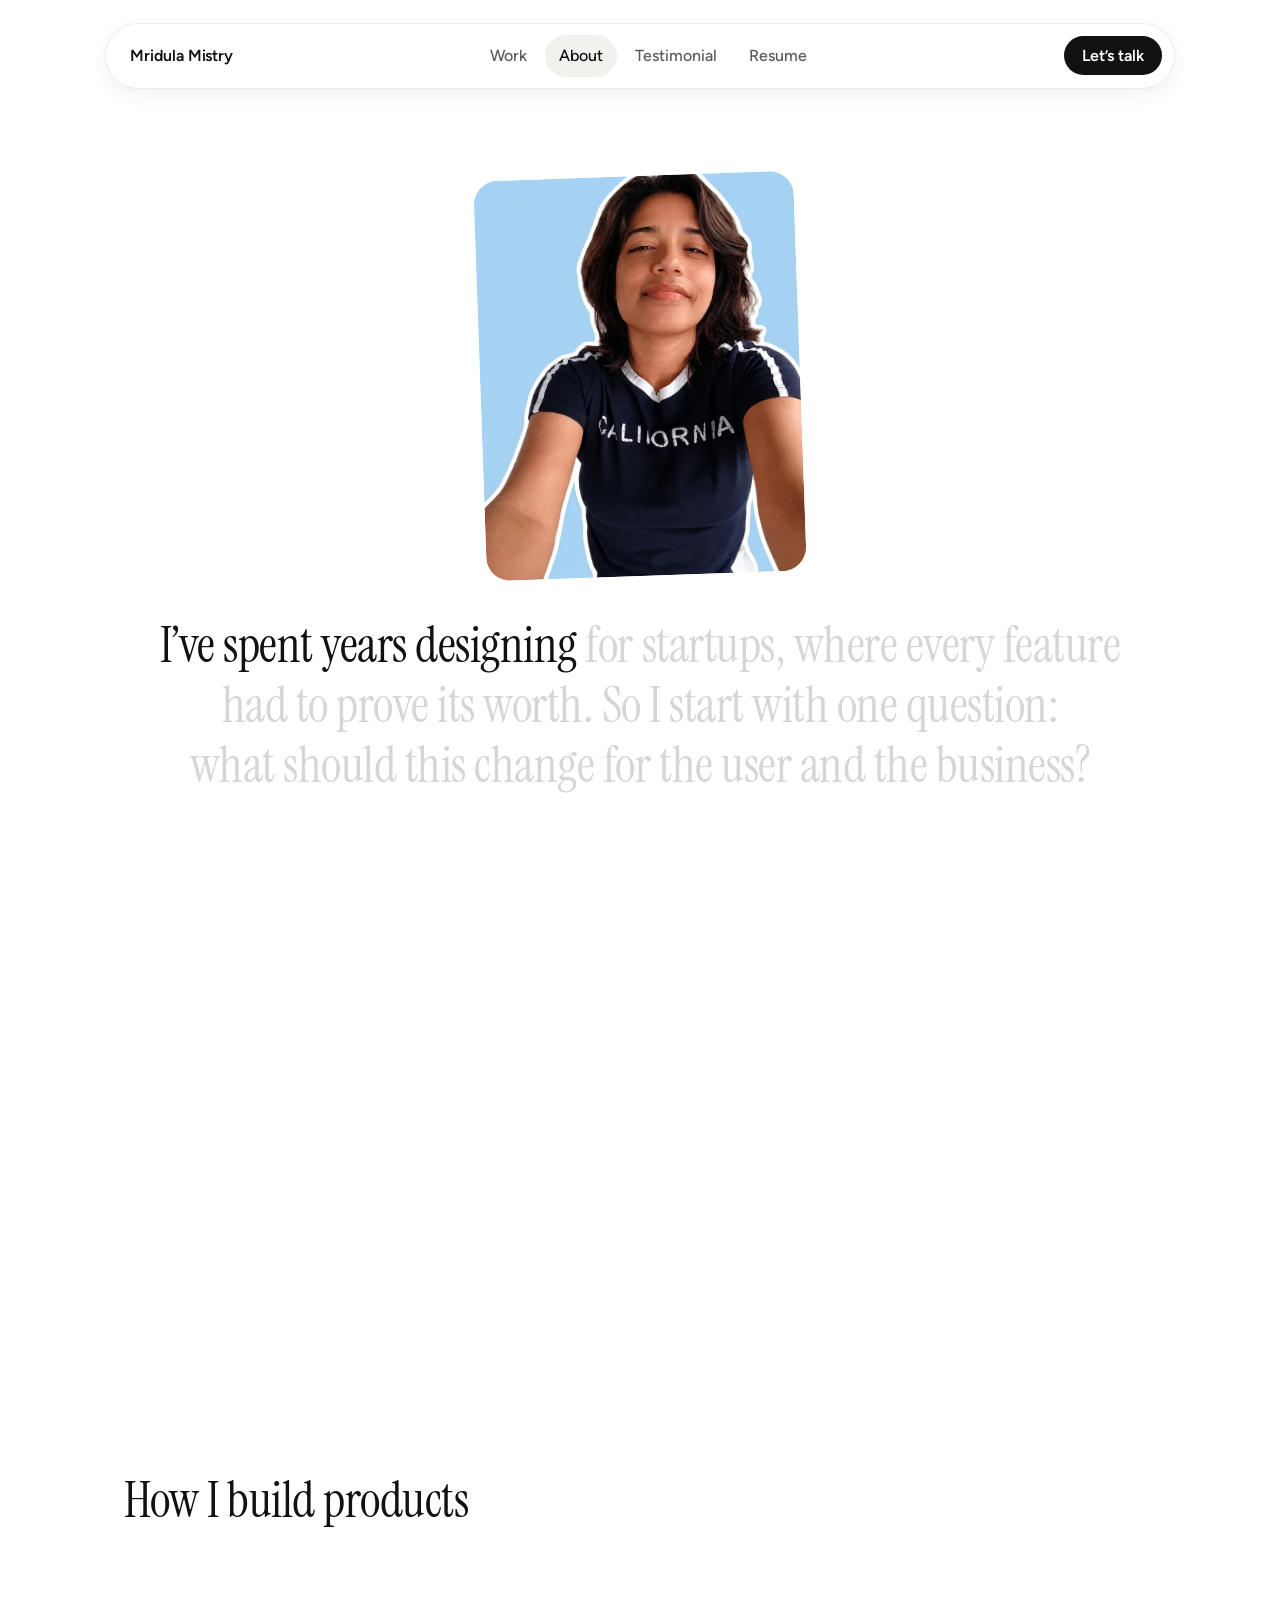
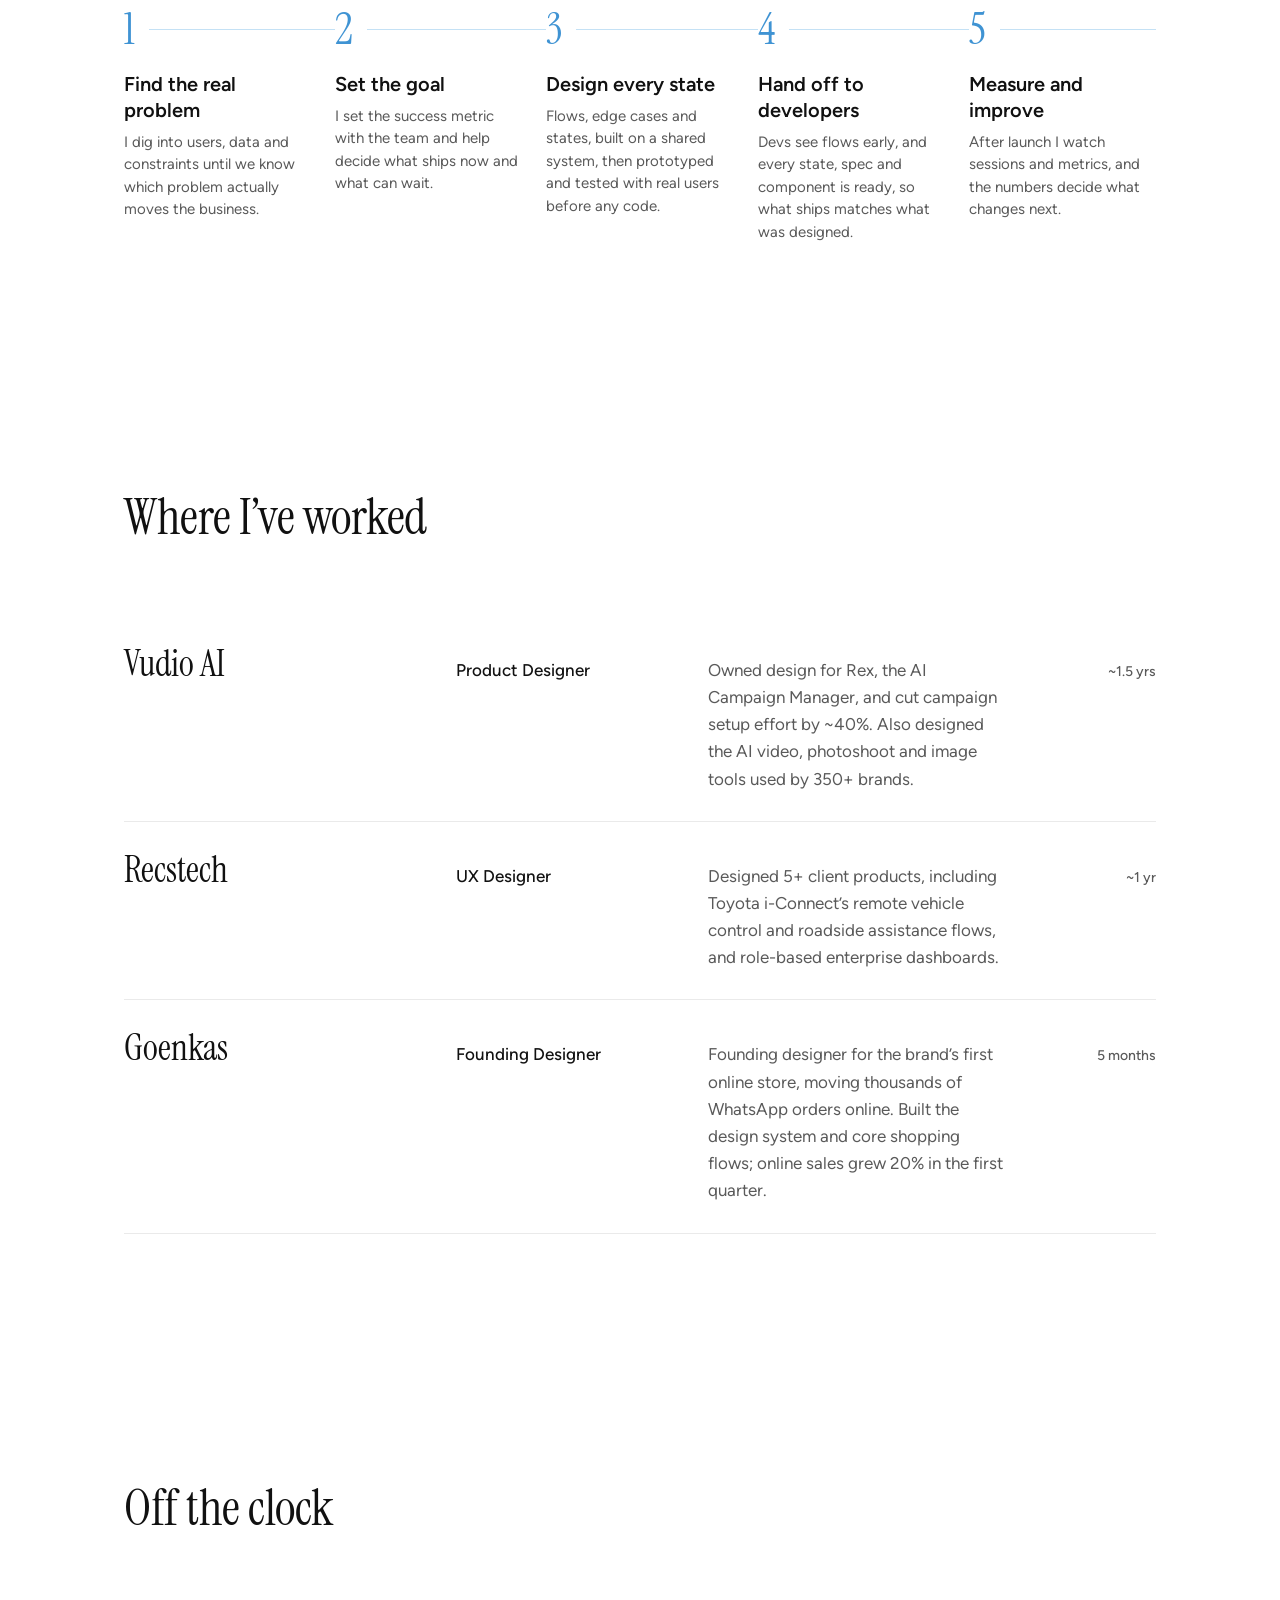
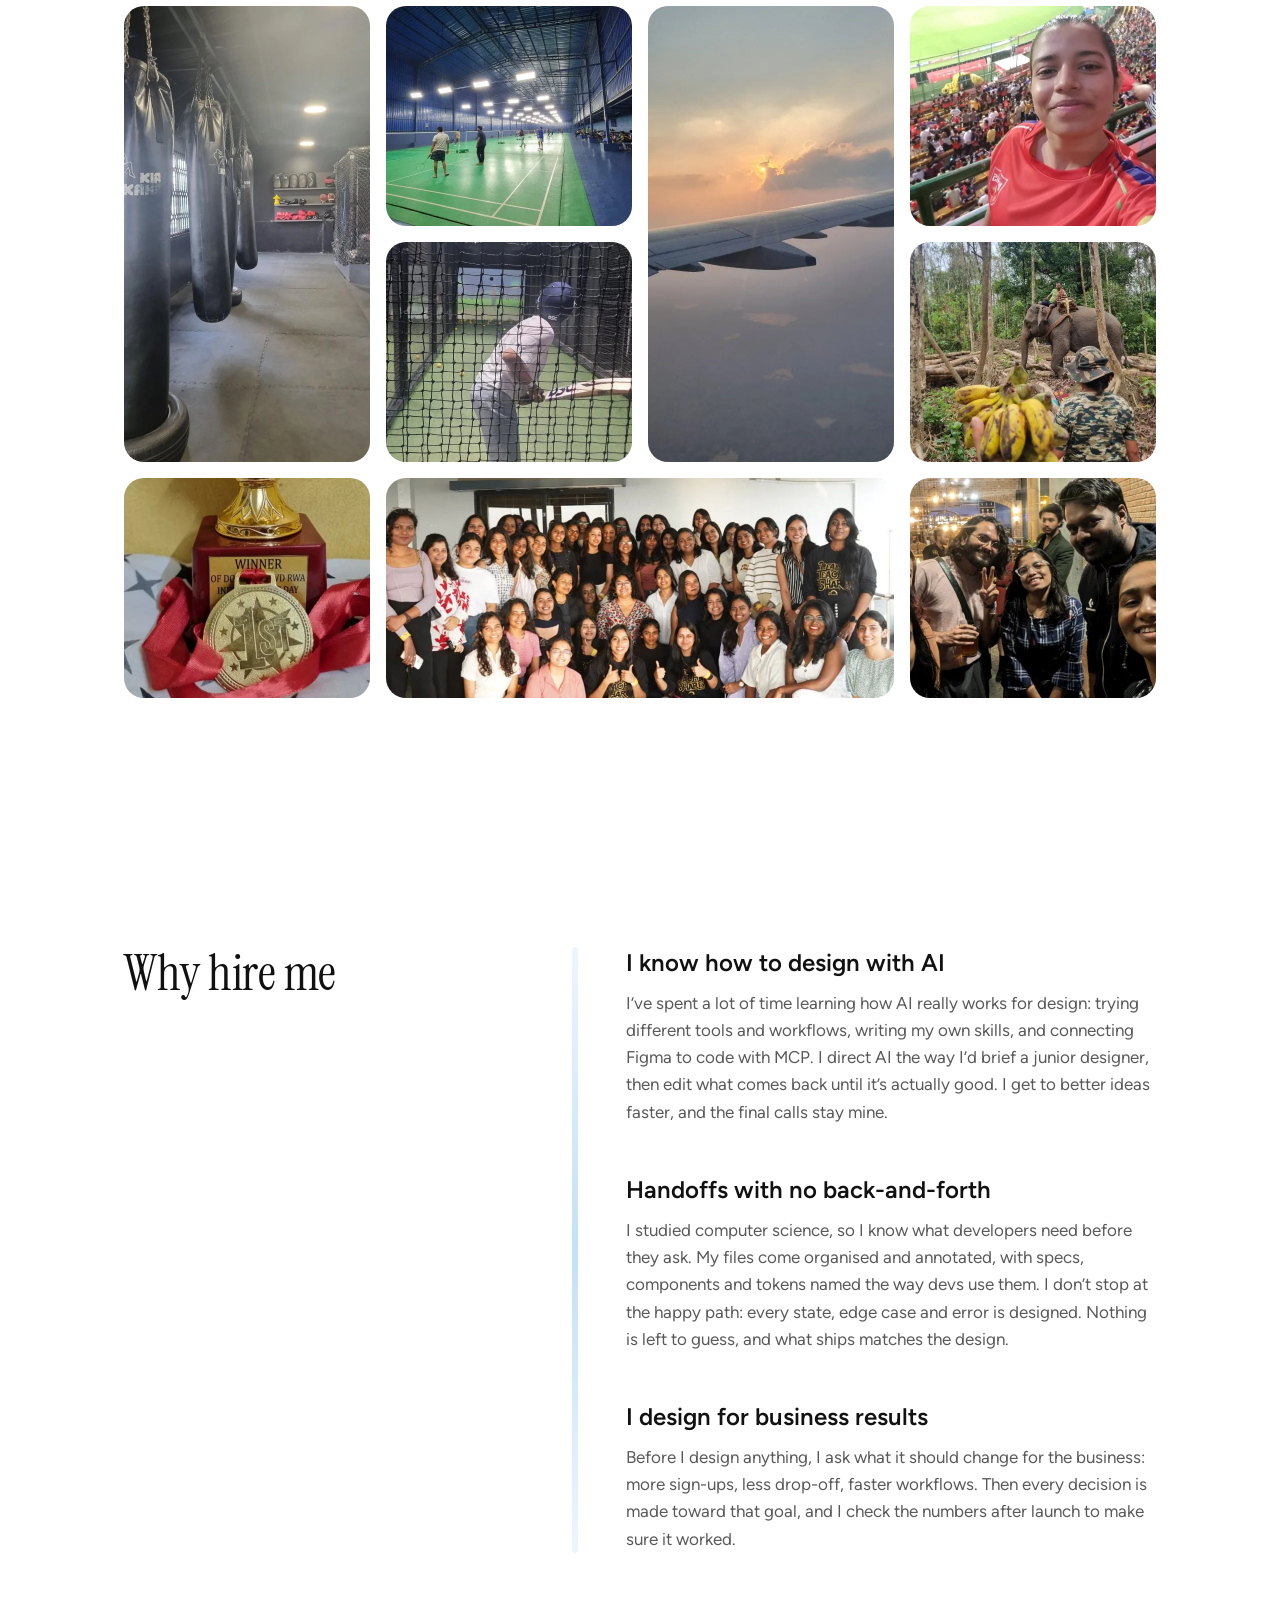
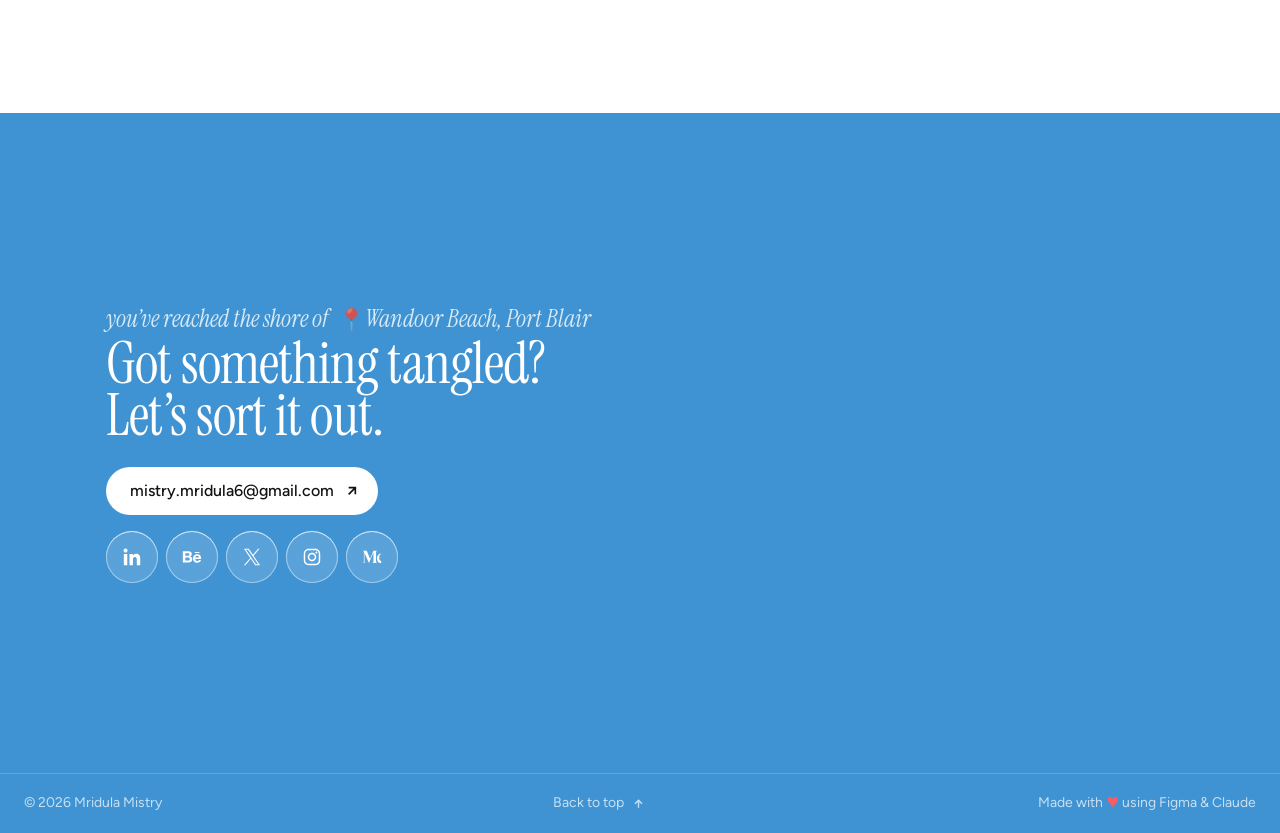
<file: about.html>
<!doctype html>
<html lang="en">
<head>
<meta charset="utf-8">
<meta name="viewport" content="width=device-width, initial-scale=1, viewport-fit=cover">
<title>About Mridula Mistry</title>
<meta name="description" content="Mridula Mistry is a product designer who is playful by nature and a minimalist by habit. How she builds products, where she has worked, and life off the clock.">
<meta name="author" content="Mridula Mistry">
<link rel="canonical" href="https://mridula-portfolio-five.vercel.app/about">
<meta name="theme-color" content="#FFFFFF">

<!-- Social sharing -->
<meta property="og:type" content="website">
<meta property="og:site_name" content="Mridula Mistry">
<meta property="og:title" content="About Mridula Mistry">
<meta property="og:description" content="Mridula Mistry is a product designer who is playful by nature and a minimalist by habit. How she builds products, where she has worked, and life off the clock.">
<meta property="og:url" content="https://mridula-portfolio-five.vercel.app/about">
<meta property="og:image" content="https://mridula-portfolio-five.vercel.app/images/social/og-about.png">
<meta property="og:image:width" content="1200">
<meta property="og:image:height" content="630">
<meta property="og:image:alt" content="About Mridula Mistry">
<meta name="twitter:card" content="summary_large_image">
<meta name="twitter:title" content="About Mridula Mistry">
<meta name="twitter:description" content="Mridula Mistry is a product designer who is playful by nature and a minimalist by habit. How she builds products, where she has worked, and life off the clock.">
<meta name="twitter:image" content="https://mridula-portfolio-five.vercel.app/images/social/og-about.png">

<!-- Icons -->
<link rel="icon" href="/favicon.ico" sizes="32x32">
<link rel="icon" href="/images/mm-favicon.svg" type="image/svg+xml">
<link rel="apple-touch-icon" href="/apple-touch-icon.png">
<link rel="manifest" href="/site.webmanifest">

<!-- Fonts are self-hosted in /fonts -->
<link rel="preload" href="/fonts/instrument-serif-latin-400-normal.woff2" as="font" type="font/woff2" crossorigin>
<link rel="preload" href="/fonts/figtree-latin-400-normal.woff2" as="font" type="font/woff2" crossorigin>
<link rel="stylesheet" href="/css/base.css">
<link rel="stylesheet" href="/css/about.css">
<script src="/js/main.js" defer></script>
<script src="/js/about.js" defer></script>

<!-- Analytics (add later, see README "Analytics"):
     Microsoft Clarity: paste the Clarity snippet here.
     Google Analytics 4: paste the gtag.js snippet here.
     Search Console: add <meta name="google-site-verification" content="..."> here, or verify via DNS. -->
</head>
<body>
<a class="skip-link" href="#main">Skip to content</a>
<header class="nav-shell">
<nav class="nav" aria-label="Main">
<a href="/" class="wordmark">Mridula Mistry</a>
<div class="nav-links"><a href="/#work">Work</a><a href="/about" aria-current="page">About</a><a href="/#kind">Testimonial</a><a href="https://drive.google.com/file/d/1Jns75wjYnaLUI4F77qrDoTa8SmW4ctKh/view?usp=sharing" target="_blank" rel="noopener">Resume</a></div>
<div class="nav-right"><a href="/#talk" class="nav-cta">Let’s talk</a><button class="nav-menu" type="button" aria-label="Menu" aria-expanded="false"><span></span></button></div>
</nav>
<div class="nav-sheet"><a href="/#work">Work</a><a href="/about" aria-current="page">About</a><a href="/#kind">Testimonial</a><a href="https://drive.google.com/file/d/1Jns75wjYnaLUI4F77qrDoTa8SmW4ctKh/view?usp=sharing" target="_blank" rel="noopener">Resume</a></div>
</header>
<main id="main">
<section class="about-open" aria-label="Intro">
<div class="about-open__stick">
<div class="portrait"><img fetchpriority="high" src="/images/about/portrait.webp" alt="Mridula Mistry" width="320" height="400"></div>
<p class="writeup"><span class="w">I’ve </span><span class="w">spent </span><span class="w">years </span><span class="w">designing </span><span class="w">for </span><span class="w">startups, </span><span class="w">where </span><span class="w">every </span><span class="w">feature </span><span class="w">had </span><span class="w">to </span><span class="w">prove </span><span class="w">its </span><span class="w">worth. </span><span class="w">So </span><span class="w">I </span><span class="w">start </span><span class="w">with </span><span class="w">one </span><span class="w">question: </span><span class="w">what </span><span class="w">should </span><span class="w">this </span><span class="w">change </span><span class="w">for </span><span class="w">the </span><span class="w">user </span><span class="w">and </span><span class="w">the </span><span class="w">business?</span></p>
</div>
</section>

<section class="section wrap rv">
<h2 class="h2">How I build products</h2>
<ol class="steps"><li class="step"><span class="step__n" aria-hidden="true">1</span><h3>Find the real problem</h3><p>I dig into users, data and constraints until we know which problem actually moves the business.</p></li><li class="step"><span class="step__n" aria-hidden="true">2</span><h3>Set the goal</h3><p>I set the success metric with the team and help decide what ships now and what can wait.</p></li><li class="step"><span class="step__n" aria-hidden="true">3</span><h3>Design every state</h3><p>Flows, edge cases and states, built on a shared system, then prototyped and tested with real users before any code.</p></li><li class="step"><span class="step__n" aria-hidden="true">4</span><h3>Hand off to developers</h3><p>Devs see flows early, and every state, spec and component is ready, so what ships matches what was designed.</p></li><li class="step"><span class="step__n" aria-hidden="true">5</span><h3>Measure and improve</h3><p>After launch I watch sessions and metrics, and the numbers decide what changes next.</p></li></ol>
</section>

<section class="section wrap rv">
<h2 class="h2">Where I’ve worked</h2>
<div class="jobs"><div class="job"><span class="job__co">Vudio AI</span><span class="job__role">Product Designer</span><span class="job__line">Owned design for Rex, the AI Campaign Manager, and cut campaign setup effort by ~40%. Also designed the AI video, photoshoot and image tools used by 350+ brands.</span><span class="job__time">~1.5 yrs</span></div><div class="job"><span class="job__co">Recstech</span><span class="job__role">UX Designer</span><span class="job__line">Designed 5+ client products, including Toyota i-Connect’s remote vehicle control and roadside assistance flows, and role-based enterprise dashboards.</span><span class="job__time">~1 yr</span></div><div class="job"><span class="job__co">Goenkas</span><span class="job__role">Founding Designer</span><span class="job__line">Founding designer for the brand’s first online store, moving thousands of WhatsApp orders online. Built the design system and core shopping flows; online sales grew 20% in the first quarter.</span><span class="job__time">5 months</span></div></div>
</section>

<section class="section wrap rv">
<h2 class="h2">Off the clock</h2>
<div class="gallery"><div class="tile t1"><img decoding="async" width="556" height="912" src="/images/about/life/life-1.webp" alt="" loading="lazy"></div><div class="tile t2"><img decoding="async" width="556" height="440" src="/images/about/life/life-2.webp" alt="" loading="lazy"></div><div class="tile t3"><img decoding="async" width="556" height="912" src="/images/about/life/life-3.webp" alt="" loading="lazy"></div><div class="tile t4"><img decoding="async" width="556" height="440" src="/images/about/life/life-4.webp" alt="" loading="lazy"></div><div class="tile t5"><img decoding="async" width="556" height="440" src="/images/about/life/life-5.webp" alt="" loading="lazy"></div><div class="tile t6"><img decoding="async" width="556" height="440" src="/images/about/life/life-6.webp" alt="" loading="lazy"></div><div class="tile t7"><img decoding="async" width="556" height="440" src="/images/about/life/life-7.webp" alt="" loading="lazy"></div><div class="tile t8"><img decoding="async" width="1144" height="440" src="/images/about/life/life-8.webp" alt="" loading="lazy"></div><div class="tile t9"><img decoding="async" width="556" height="440" src="/images/about/life/life-9.webp" alt="" loading="lazy"></div></div>
</section>

<section class="section section--last wrap split why rv">
<h2 class="h2">Why hire me</h2>
<div class="sky-line"></div>
<div class="why-points"><div><h3>I know how to design with AI</h3><p>I’ve spent a lot of time learning how AI really works for design: trying different tools and workflows, writing my own skills, and connecting Figma to code with MCP. I direct AI the way I’d brief a junior designer, then edit what comes back until it’s actually good. I get to better ideas faster, and the final calls stay mine.</p></div><div><h3>Handoffs with no back-and-forth</h3><p>I studied computer science, so I know what developers need before they ask. My files come organised and annotated, with specs, components and tokens named the way devs use them. I don’t stop at the happy path: every state, edge case and error is designed. Nothing is left to guess, and what ships matches the design.</p></div><div><h3>I design for business results</h3><p>Before I design anything, I ask what it should change for the business: more sign-ups, less drop-off, faster workflows. Then every decision is made toward that goal, and I check the numbers after launch to make sure it worked.</p></div></div>
</section>
</main>
<footer class="footer">
<svg class="footer__reveal" viewBox="0 0 1440 720" preserveAspectRatio="xMidYMid slice" aria-hidden="true"><defs><filter id="goo" filterUnits="userSpaceOnUse" x="0" y="0" width="1440" height="720"><feGaussianBlur in="SourceGraphic" stdDeviation="14" result="b"></feGaussianBlur><feColorMatrix in="b" mode="matrix" values="1 0 0 0 0  0 1 0 0 0  0 0 1 0 0  0 0 0 30 -14"></feColorMatrix></filter><mask id="foot-mask" maskUnits="userSpaceOnUse" x="0" y="0" width="1440" height="720"><rect width="1440" height="720" fill="black"></rect><g filter="url(#goo)" fill="white"><g id="foot-dots"></g></g></mask></defs><g mask="url(#foot-mask)"><image href="/images/shared/footer-boats.webp" x="0" y="0" width="1440" height="720" preserveAspectRatio="xMidYMid slice" transform="translate(1440 0) scale(-1 1)"></image></g></svg>
<div class="footer__content">
<div class="footer__intro">
<span class="footer__hello">you’ve reached the shore of <span class="footer__pin" aria-hidden="true">📍</span>Wandoor Beach, Port Blair</span>
<h2>Got something tangled?<br>Let’s sort it out.</h2>
</div>
<div class="footer__actions">
<a href="mailto:mistry.mridula6@gmail.com" class="btn btn--white">mistry.mridula6@gmail.com <svg viewBox="0 0 20 20" aria-hidden="true"><path d="M14.1669 13.3335V5.8335H6.66686V7.50016H11.3252L6.0752 12.7418L7.25853 13.9252L12.5002 8.67516V13.3335H14.1669Z" fill="currentColor"/></svg></a>
<div class="socials"><a href="https://www.linkedin.com/in/mridulamistry" class="gicon" aria-label="LinkedIn" target="_blank" rel="noopener"><svg viewBox="0 0 22 22" aria-hidden="true"><path d="M4.56768 2.58594C4.30429 2.58594 4.04348 2.63782 3.80014 2.73861C3.5568 2.8394 3.3357 2.98714 3.14946 3.17338C2.96321 3.35963 2.81548 3.58073 2.71468 3.82407C2.61389 4.06741 2.56201 4.32822 2.56201 4.5916C2.56201 4.85499 2.61389 5.1158 2.71468 5.35914C2.81548 5.60248 2.96321 5.82358 3.14946 6.00982C3.3357 6.19607 3.5568 6.3438 3.80014 6.4446C4.04348 6.54539 4.30429 6.59727 4.56768 6.59727C4.83107 6.59727 5.09188 6.54539 5.33521 6.4446C5.57855 6.3438 5.79966 6.19607 5.9859 6.00982C6.17214 5.82358 6.31988 5.60248 6.42067 5.35914C6.52147 5.1158 6.57335 4.85499 6.57335 4.5916C6.57335 4.32822 6.52147 4.06741 6.42067 3.82407C6.31988 3.58073 6.17214 3.35963 5.9859 3.17338C5.79966 2.98714 5.57855 2.8394 5.33521 2.73861C5.09188 2.63782 4.83107 2.58594 4.56768 2.58594ZM8.46718 8.1171V19.2445H11.9221V13.7418C11.9221 12.2898 12.1953 10.8836 13.9956 10.8836C15.7712 10.8836 15.7932 12.5437 15.7932 13.8334V19.2454H19.2499V13.1432C19.2499 10.1457 18.6046 7.8421 15.1011 7.8421C13.419 7.8421 12.2915 8.76519 11.8304 9.63877H11.7837V8.1171H8.46718ZM2.83701 8.1171H6.29743V19.2445H2.83701V8.1171Z" fill="currentColor"/></svg></a><a href="https://www.behance.net/mistrymridula6" class="gicon" aria-label="Behance" target="_blank" rel="noopener"><svg viewBox="0 0 22 22" aria-hidden="true"><path d="M7.15291 5.25342C7.69283 5.25342 8.17866 5.30017 8.62416 5.3955C9.066 5.49022 9.4458 5.64545 9.76358 5.86117C10.0783 6.07628 10.324 6.3632 10.5006 6.72192C10.672 7.07667 10.7572 7.52033 10.7572 8.04467C10.7572 8.613 10.6286 9.08692 10.3713 9.46642C10.1128 9.84653 9.72905 10.1567 9.22 10.3968C9.913 10.5985 10.4294 10.9487 10.7692 11.4473C11.112 11.9506 11.2797 12.5528 11.2797 13.2587C11.2797 13.8313 11.1704 14.3241 10.9516 14.7373C10.7408 15.1447 10.4344 15.4951 10.0587 15.7584C9.67002 16.0295 9.23559 16.2282 8.77633 16.3451C8.29488 16.4713 7.79914 16.5348 7.30141 16.5339H1.8335V5.25342H7.15291ZM6.83116 9.81109C7.27116 9.81109 7.63539 9.70567 7.92383 9.49483C8.20983 9.28583 8.34825 8.94117 8.34825 8.46909C8.34825 8.20631 8.30211 7.99028 8.20983 7.821C8.12106 7.65746 7.98876 7.52167 7.82758 7.42867C7.65915 7.32921 7.4735 7.26235 7.28033 7.23158C7.06968 7.19225 6.8557 7.17352 6.64141 7.17567H4.31766V9.81109H6.83116ZM6.96958 14.6135C7.21433 14.6135 7.44716 14.5924 7.66625 14.5429C7.88716 14.4953 8.08333 14.4183 8.25016 14.3037C8.417 14.1937 8.5545 14.0443 8.6535 13.8536C8.75341 13.6648 8.802 13.4182 8.802 13.1221C8.80139 12.5415 8.63852 12.1266 8.31341 11.8773C7.988 11.6298 7.55166 11.5069 7.01725 11.5069H4.31766V14.6144L6.96958 14.6135ZM14.8208 14.5759C15.1576 14.9047 15.6416 15.0691 16.2728 15.0691C16.7251 15.0691 17.1156 14.9551 17.4443 14.7272C17.7688 14.4989 17.9668 14.2551 18.0429 14.003H20.0183C19.7012 14.9857 19.2199 15.6878 18.5617 16.1104C17.9118 16.5348 17.1207 16.7457 16.1967 16.7457C15.5539 16.7457 14.9733 16.6427 14.4551 16.4368C13.9566 16.2437 13.5064 15.944 13.136 15.5586C12.7717 15.1645 12.4896 14.7018 12.3064 14.1973C12.1051 13.6393 12.0058 13.0497 12.0131 12.4566C12.0137 11.8455 12.1142 11.2759 12.3147 10.7479C12.5049 10.2387 12.7961 9.77317 13.1708 9.37934C13.5412 8.99434 13.9824 8.69061 14.4945 8.46817C15.0331 8.24068 15.6131 8.12768 16.1977 8.13634C16.8882 8.13634 17.4929 8.27078 18.0117 8.53967C18.5143 8.79785 18.9503 9.16866 19.2859 9.62317C19.6177 10.0754 19.857 10.5921 20.0037 11.1733C20.1503 11.752 20.2026 12.3579 20.1604 12.991H14.2653C14.2662 13.6363 14.4835 14.2478 14.8208 14.5759ZM17.3985 10.285C17.1317 9.98984 16.6807 9.83034 16.1289 9.83034C15.7714 9.82972 15.4738 9.89053 15.2361 10.0128C15.0186 10.1235 14.8253 10.2765 14.6677 10.4628C14.5304 10.6329 14.4282 10.8286 14.3671 11.0385C14.3153 11.214 14.2813 11.3943 14.2653 11.5766H17.9155C17.8623 11.0046 17.6662 10.582 17.3985 10.285ZM13.807 6.01058H18.3802V7.12433H13.807V6.01058Z" fill="currentColor"/></svg></a><a href="https://x.com/uxdetangled" class="gicon" aria-label="X" target="_blank" rel="noopener"><svg viewBox="0 0 22 22" aria-hidden="true"><path d="M12.5401 9.735L18.5535 2.75H17.1326L11.9168 8.81833L7.74598 2.75H2.92432L9.23098 11.9258L2.92432 19.25H4.34515L9.85432 12.8425L14.2543 19.25H19.0576L12.5218 9.735H12.5401ZM10.5876 11.9992L9.94598 11.0825L4.86765 3.81333H7.05848L11.156 9.68L11.7976 10.5967L17.1326 18.2233H14.9418L10.5876 11.9992Z" fill="currentColor"/></svg></a><a href="https://www.instagram.com/uxdetangled/" class="gicon" aria-label="Instagram" target="_blank" rel="noopener"><svg viewBox="0 0 22 22" aria-hidden="true"><path d="M10.9992 6.76206C9.87504 6.76206 8.79692 7.20863 8.00201 8.00354C7.20711 8.79844 6.76054 9.87656 6.76054 11.0007C6.76054 12.1249 7.20711 13.203 8.00201 13.9979C8.79692 14.7928 9.87504 15.2394 10.9992 15.2394C12.1234 15.2394 13.2015 14.7928 13.9964 13.9979C14.7913 13.203 15.2379 12.1249 15.2379 11.0007C15.2379 9.87656 14.7913 8.79844 13.9964 8.00354C13.2015 7.20863 12.1234 6.76206 10.9992 6.76206ZM10.9992 13.7535C10.6376 13.7535 10.2795 13.6823 9.94542 13.5439C9.61133 13.4055 9.30777 13.2026 9.05207 12.9469C8.79637 12.6912 8.59353 12.3877 8.45515 12.0536C8.31676 11.7195 8.24554 11.3614 8.24554 10.9998C8.24554 10.6382 8.31676 10.2801 8.45515 9.94603C8.59353 9.61194 8.79637 9.30838 9.05207 9.05267C9.30777 8.79697 9.61133 8.59414 9.94542 8.45575C10.2795 8.31737 10.6376 8.24614 10.9992 8.24614C11.7295 8.24614 12.4299 8.53626 12.9463 9.05267C13.4628 9.56909 13.7529 10.2695 13.7529 10.9998C13.7529 11.7301 13.4628 12.4305 12.9463 12.9469C12.4299 13.4634 11.7295 13.7535 10.9992 13.7535ZM15.4056 5.61806C15.1435 5.61806 14.8922 5.72217 14.7069 5.90749C14.5216 6.09281 14.4175 6.34415 14.4175 6.60623C14.4175 6.86831 14.5216 7.11965 14.7069 7.30497C14.8922 7.49028 15.1435 7.59439 15.4056 7.59439C15.6677 7.59439 15.919 7.49028 16.1044 7.30497C16.2897 7.11965 16.3938 6.86831 16.3938 6.60623C16.3938 6.34415 16.2897 6.09281 16.1044 5.90749C15.919 5.72217 15.6677 5.61806 15.4056 5.61806ZM18.822 5.60156C18.6101 5.05342 18.2859 4.55563 17.8702 4.14015C17.4546 3.72466 16.9567 3.40065 16.4085 3.18889C15.7671 2.94804 15.0895 2.81785 14.4046 2.80389C13.5219 2.76539 13.2423 2.75439 11.0038 2.75439C8.76529 2.75439 8.47837 2.75439 7.60295 2.80389C6.91865 2.81806 6.2417 2.94824 5.60095 3.18889C5.05273 3.40065 4.55482 3.72466 4.13918 4.14015C3.72353 4.55563 3.39933 5.05342 3.18737 5.60156C2.94682 6.24294 2.81695 6.92052 2.80329 7.60539C2.76387 8.48723 2.75195 8.76681 2.75195 11.0062C2.75195 13.2456 2.75195 13.5298 2.80329 14.4071C2.81704 15.0927 2.94629 15.7692 3.18737 16.4118C3.39943 16.96 3.72377 17.4579 4.13958 17.8734C4.55539 18.2889 5.05348 18.6128 5.60187 18.8245C6.24127 19.0746 6.91858 19.2141 7.60479 19.237C8.48754 19.2755 8.76712 19.2874 11.0056 19.2874C13.2441 19.2874 13.531 19.2874 14.4065 19.237C15.0913 19.2233 15.7689 19.0934 16.4103 18.8529C16.9583 18.6405 17.456 18.3162 17.8716 17.9006C18.2872 17.485 18.6115 16.9873 18.8239 16.4393C19.065 15.7976 19.1942 15.1211 19.208 14.4355C19.2474 13.5536 19.2593 13.2741 19.2593 11.0346C19.2593 8.79523 19.2593 8.51106 19.208 7.63381C19.1969 6.93926 19.0664 6.2518 18.822 5.60156ZM17.7055 14.3392C17.7004 14.8676 17.604 15.3911 17.4205 15.8866C17.2826 16.2429 17.0718 16.5666 16.8016 16.8367C16.5313 17.1068 16.2076 17.3174 15.8511 17.455C15.3608 17.6366 14.8431 17.733 14.3203 17.7401C13.4495 17.7804 13.2038 17.7905 10.9708 17.7905C8.73595 17.7905 8.5077 17.7905 7.62037 17.7401C7.09788 17.7329 6.58045 17.6365 6.09045 17.455C5.73281 17.3181 5.40781 17.1079 5.13641 16.8377C4.865 16.5676 4.65322 16.2436 4.5147 15.8866C4.33486 15.3961 4.2385 14.879 4.22962 14.3566C4.1902 13.4858 4.18104 13.2401 4.18104 11.0071C4.18104 8.77414 4.18104 8.54498 4.22962 7.65673C4.23485 7.12868 4.3313 6.60551 4.5147 6.11031C4.79429 5.38706 5.3672 4.81781 6.09045 4.54098C6.58045 4.35943 7.09788 4.26302 7.62037 4.25589C8.49212 4.21648 8.73687 4.20548 10.9708 4.20548C13.2047 4.20548 13.4339 4.20548 14.3203 4.25589C14.8431 4.26291 15.3608 4.35933 15.8511 4.54098C16.2074 4.67917 16.5309 4.8901 16.8011 5.1603C17.0713 5.4305 17.2823 5.75405 17.4205 6.11031C17.6003 6.60077 17.6967 7.11791 17.7055 7.64023C17.745 8.51198 17.755 8.75673 17.755 10.9906C17.755 13.2246 17.755 13.4638 17.7156 14.3401L17.7055 14.3392Z" fill="currentColor"/></svg></a><a href="https://medium.com/@mridulamistry" class="gicon" aria-label="Medium" target="_blank" rel="noopener"><svg viewBox="0 0 22 22" aria-hidden="true"><path d="M19.846 8.28673C19.956 8.28673 20.066 8.30507 20.1668 8.33257V7.7734C20.0752 7.7734 19.9743 7.76423 19.8827 7.76423H19.8643C19.3602 7.76423 18.746 7.8834 18.306 8.1034C17.811 8.33257 17.371 8.6809 17.0043 9.13006C16.4177 9.8634 16.0602 10.8442 15.9685 11.9534V12.6226C16.0235 15.1342 17.3802 17.1417 19.791 17.1417C19.9285 17.1417 20.0568 17.1417 20.1852 17.1234V15.0884C18.9293 14.7217 18.031 13.3284 18.1227 11.6876C18.2143 10.0467 20.1852 11.6876 20.1852 11.6876V11.2109H18.1685C18.2418 9.52423 18.8468 8.30506 19.8643 8.28673H19.846ZM15.0518 15.7851V6.16923C15.0518 5.37173 15.391 5.14256 16.051 4.9959H16.0693V4.8584H12.4485L9.0935 12.7509L5.7385 4.8584H1.8335V4.9959H1.85183C2.51183 5.15173 2.851 5.37173 2.851 6.16923V15.5467C2.851 16.3442 2.51183 16.5734 1.85183 16.7201H1.8335V16.8576H4.4735V16.7201H4.45516C3.79516 16.5642 3.456 16.3442 3.456 15.5467V6.71007L7.7735 16.8576H8.021L12.4577 6.4259V15.7759C12.4027 16.4084 12.0727 16.6009 11.4677 16.7384H11.4493V16.8759H16.051V16.7384H16.0327C15.4368 16.6009 15.0977 16.4084 15.0335 15.7667L15.0518 15.7851Z" fill="currentColor"/></svg></a></div>
</div>
</div>
<div class="footer__photo"><img decoding="async" width="2752" height="1376" src="/images/shared/footer-boats.webp" alt="Boats on a beach in the Andaman Islands" loading="lazy"></div>
<div class="footer__bar"><span>© 2026 Mridula Mistry</span><a href="/" data-top>Back to top <svg viewBox="0 0 24 24" aria-hidden="true"><path d="M13 18V9.91l3.29 3.3 1.42-1.42L12 6.09l-5.71 5.7 1.42 1.42L11 9.91V18z" fill="currentColor"></path></svg></a><span>Made with <span class="heart">♥</span> using Figma &amp; Claude</span></div>
</footer>
</body>
</html>
</file>
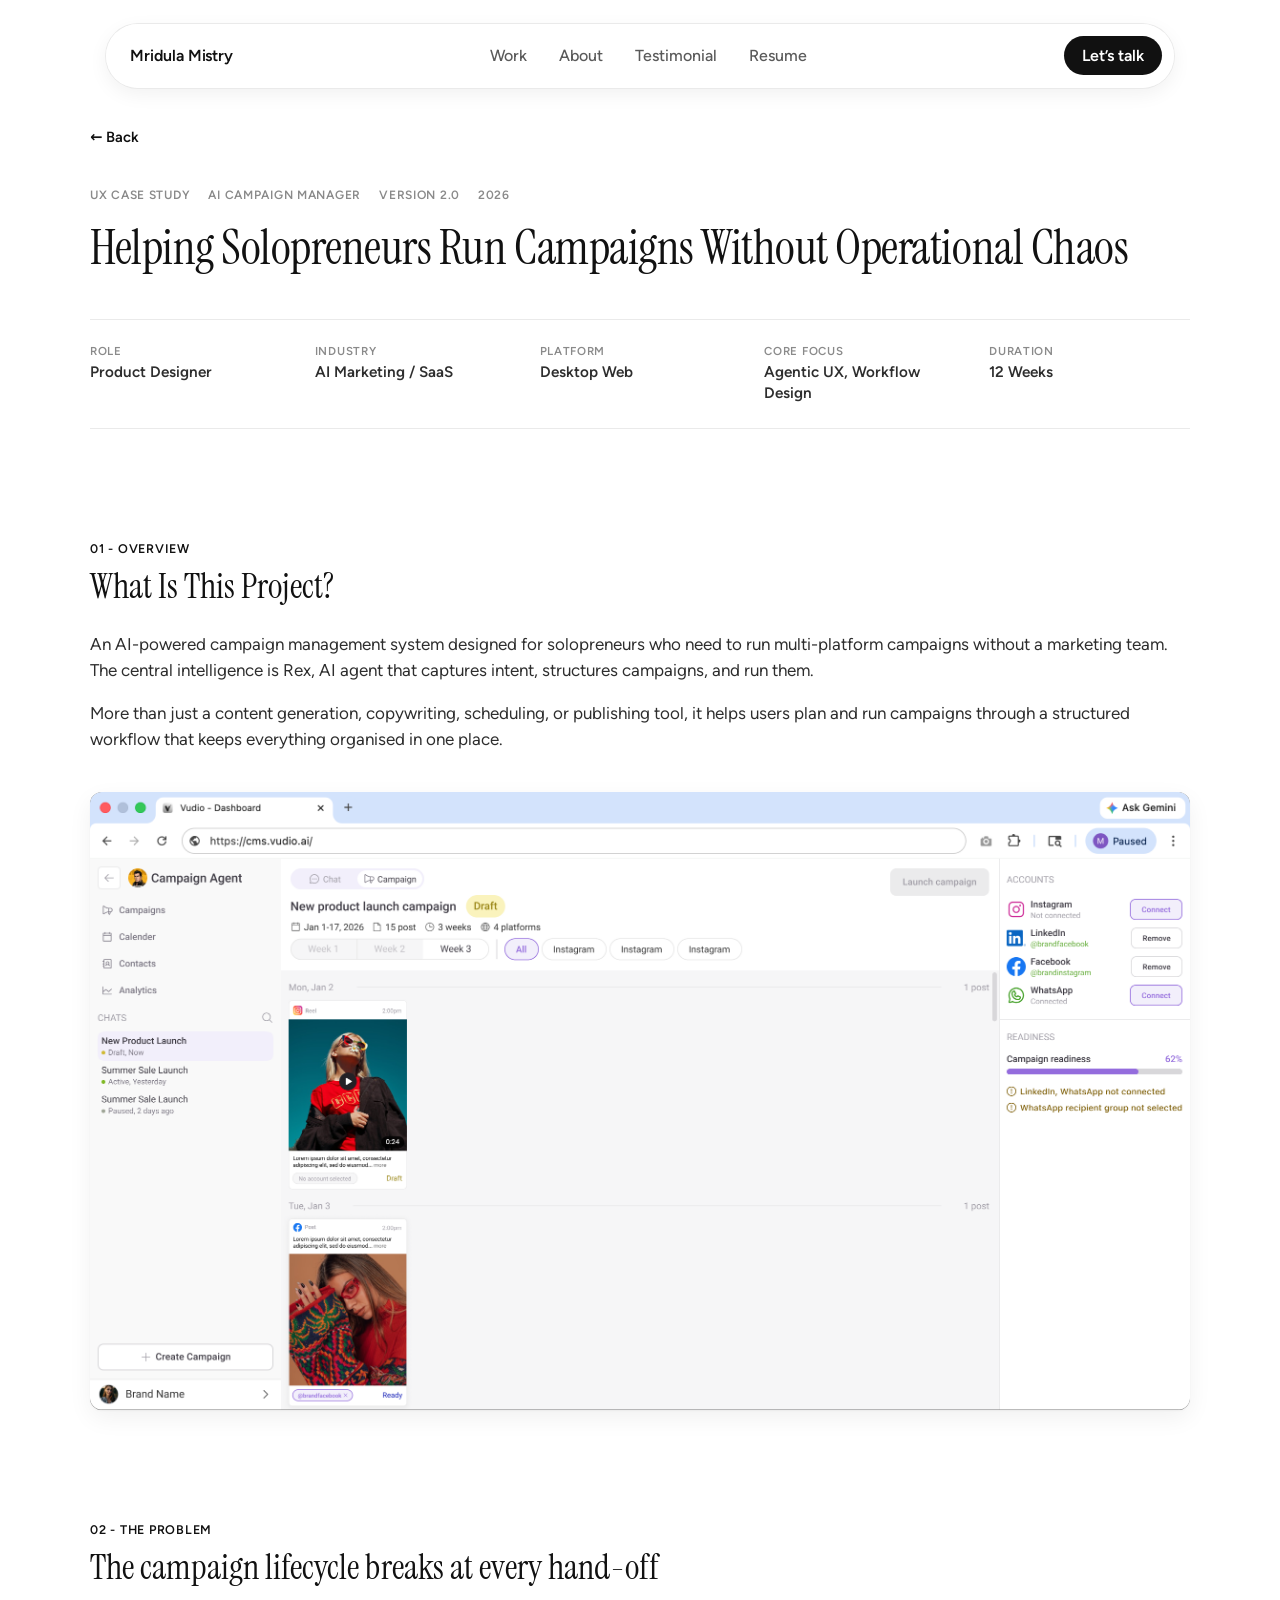
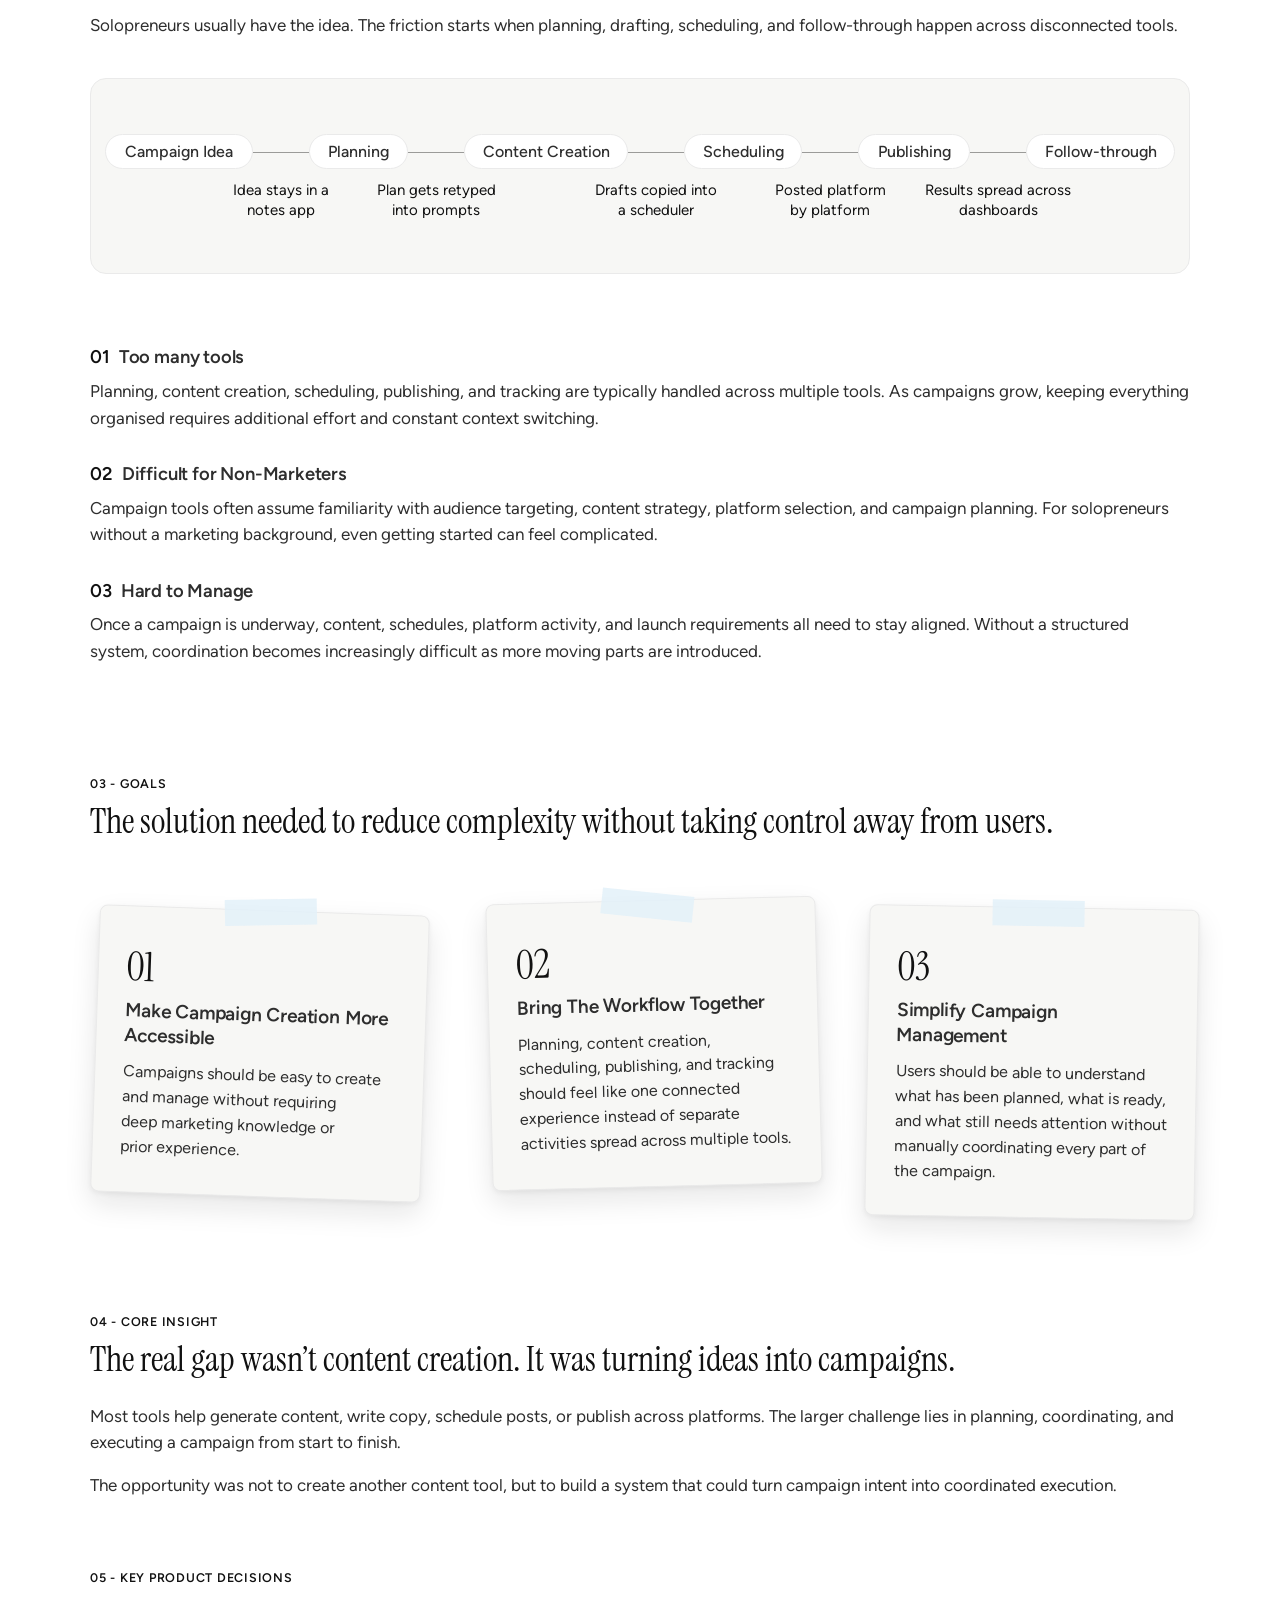
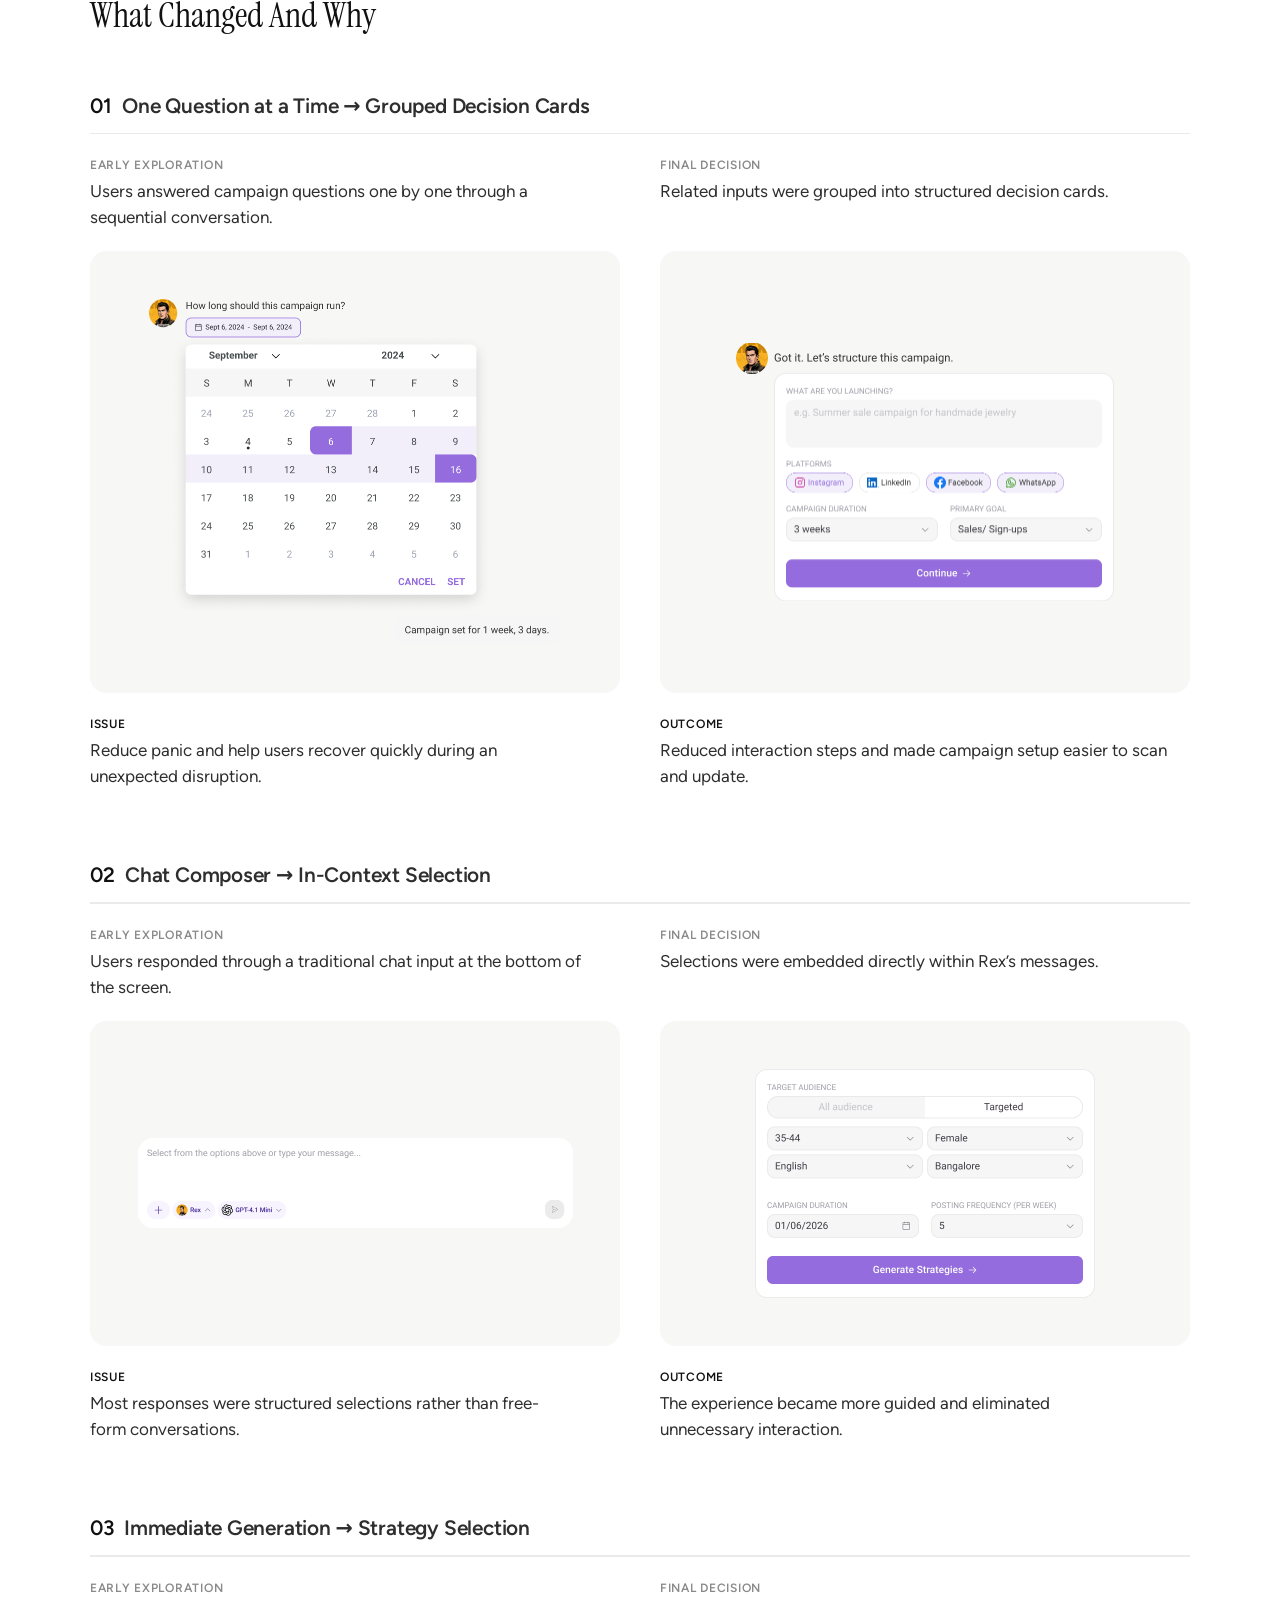
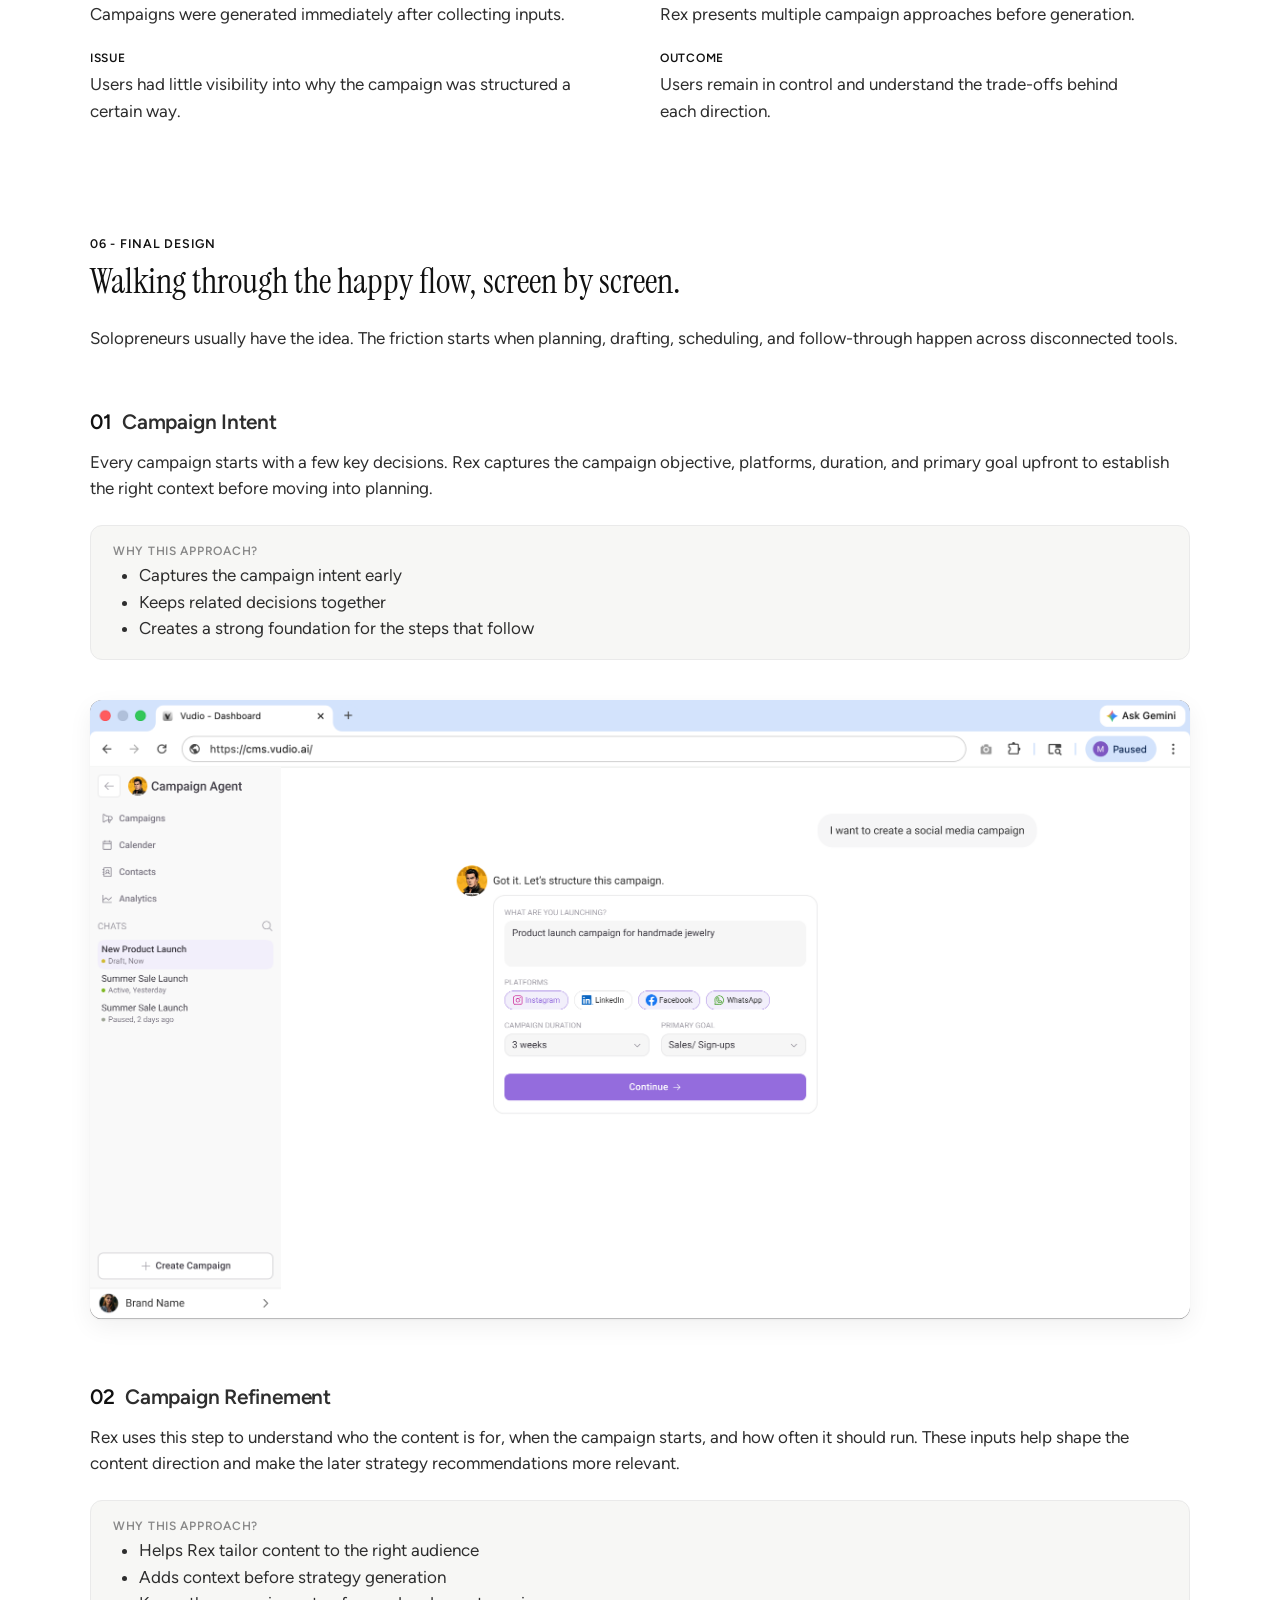
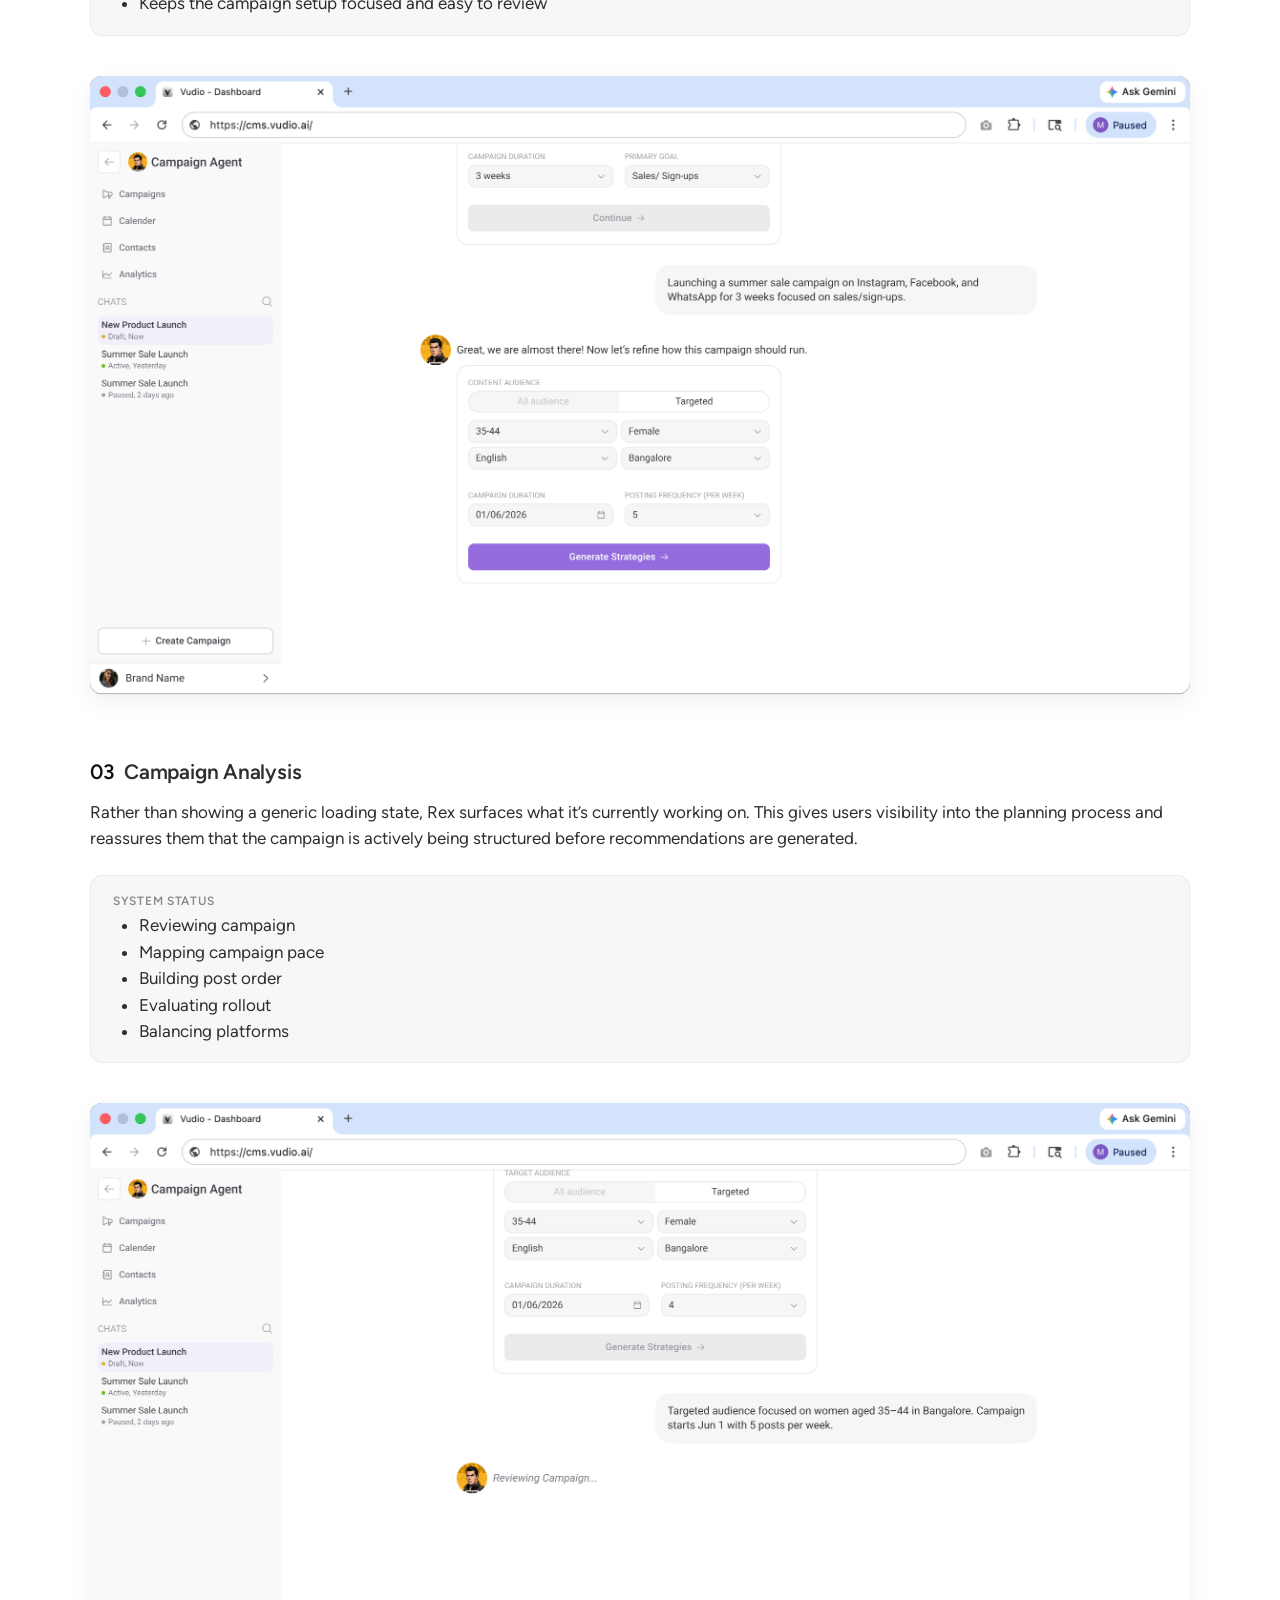
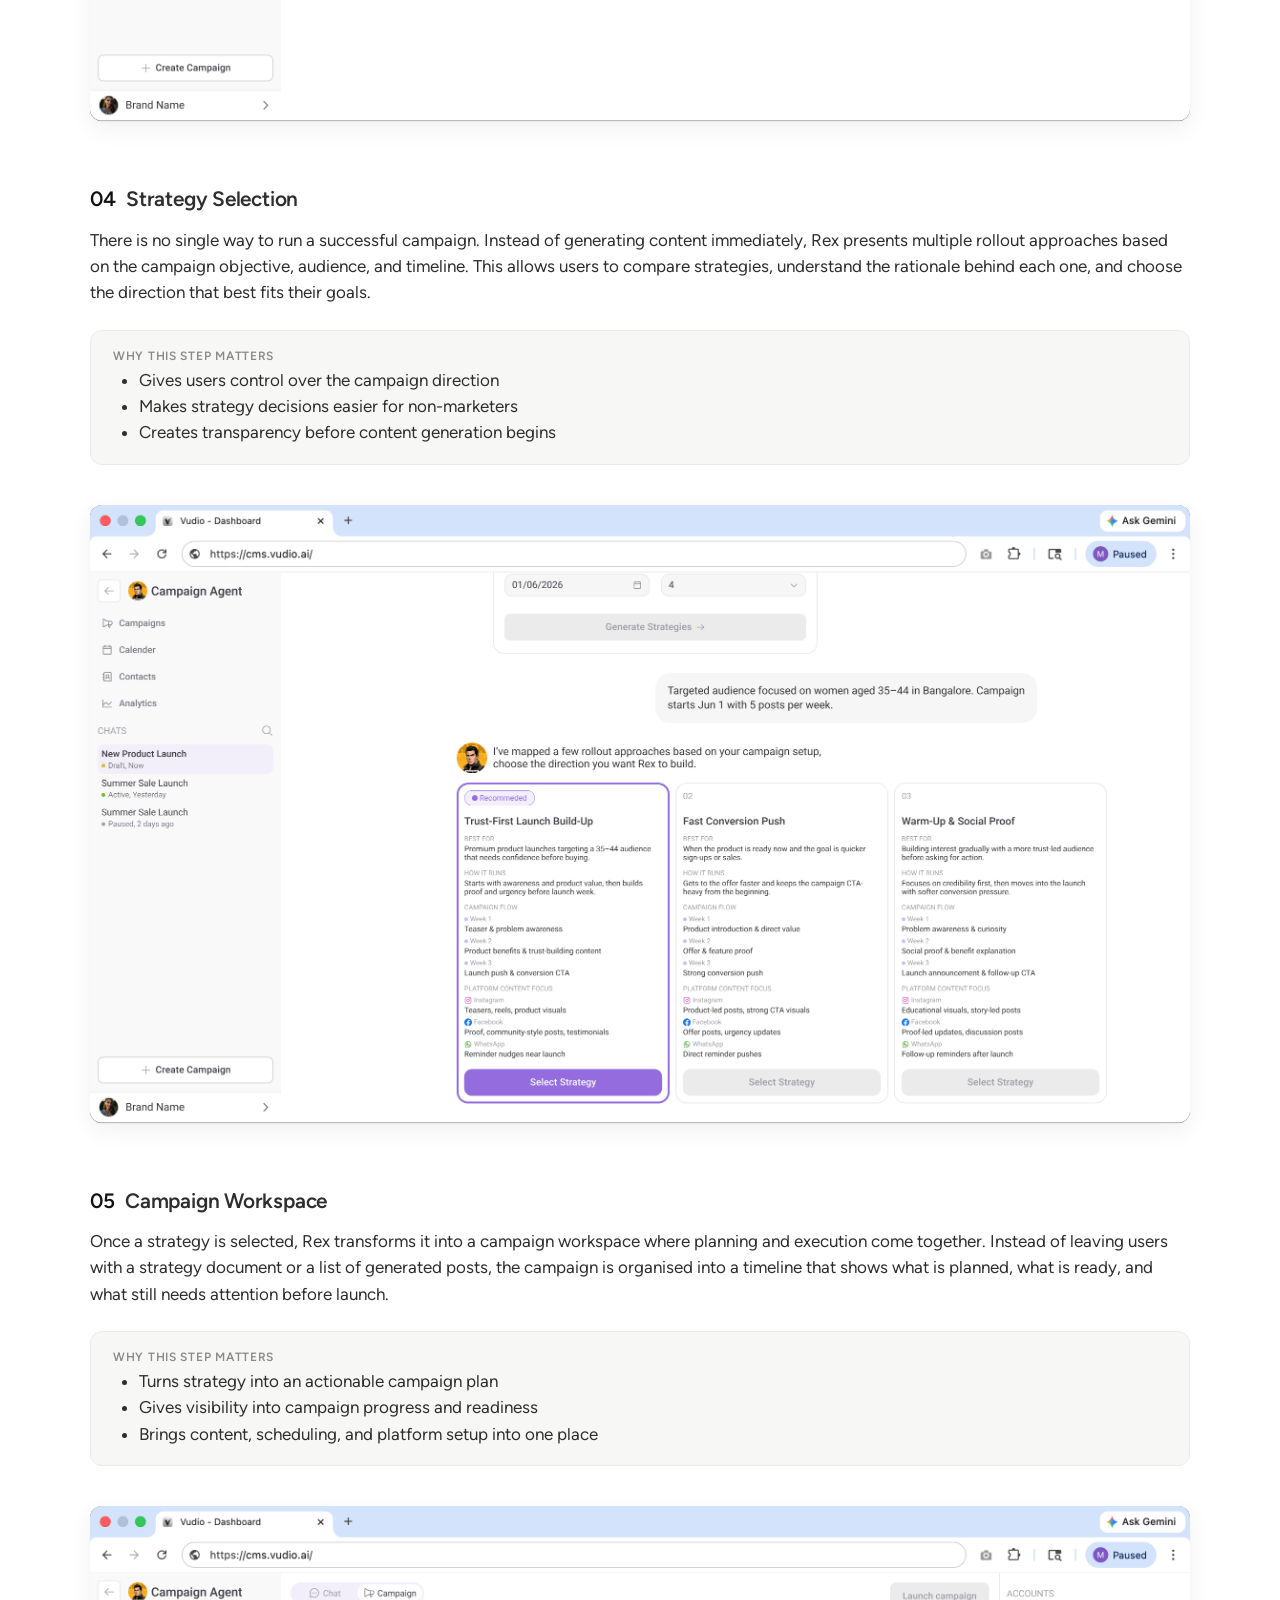
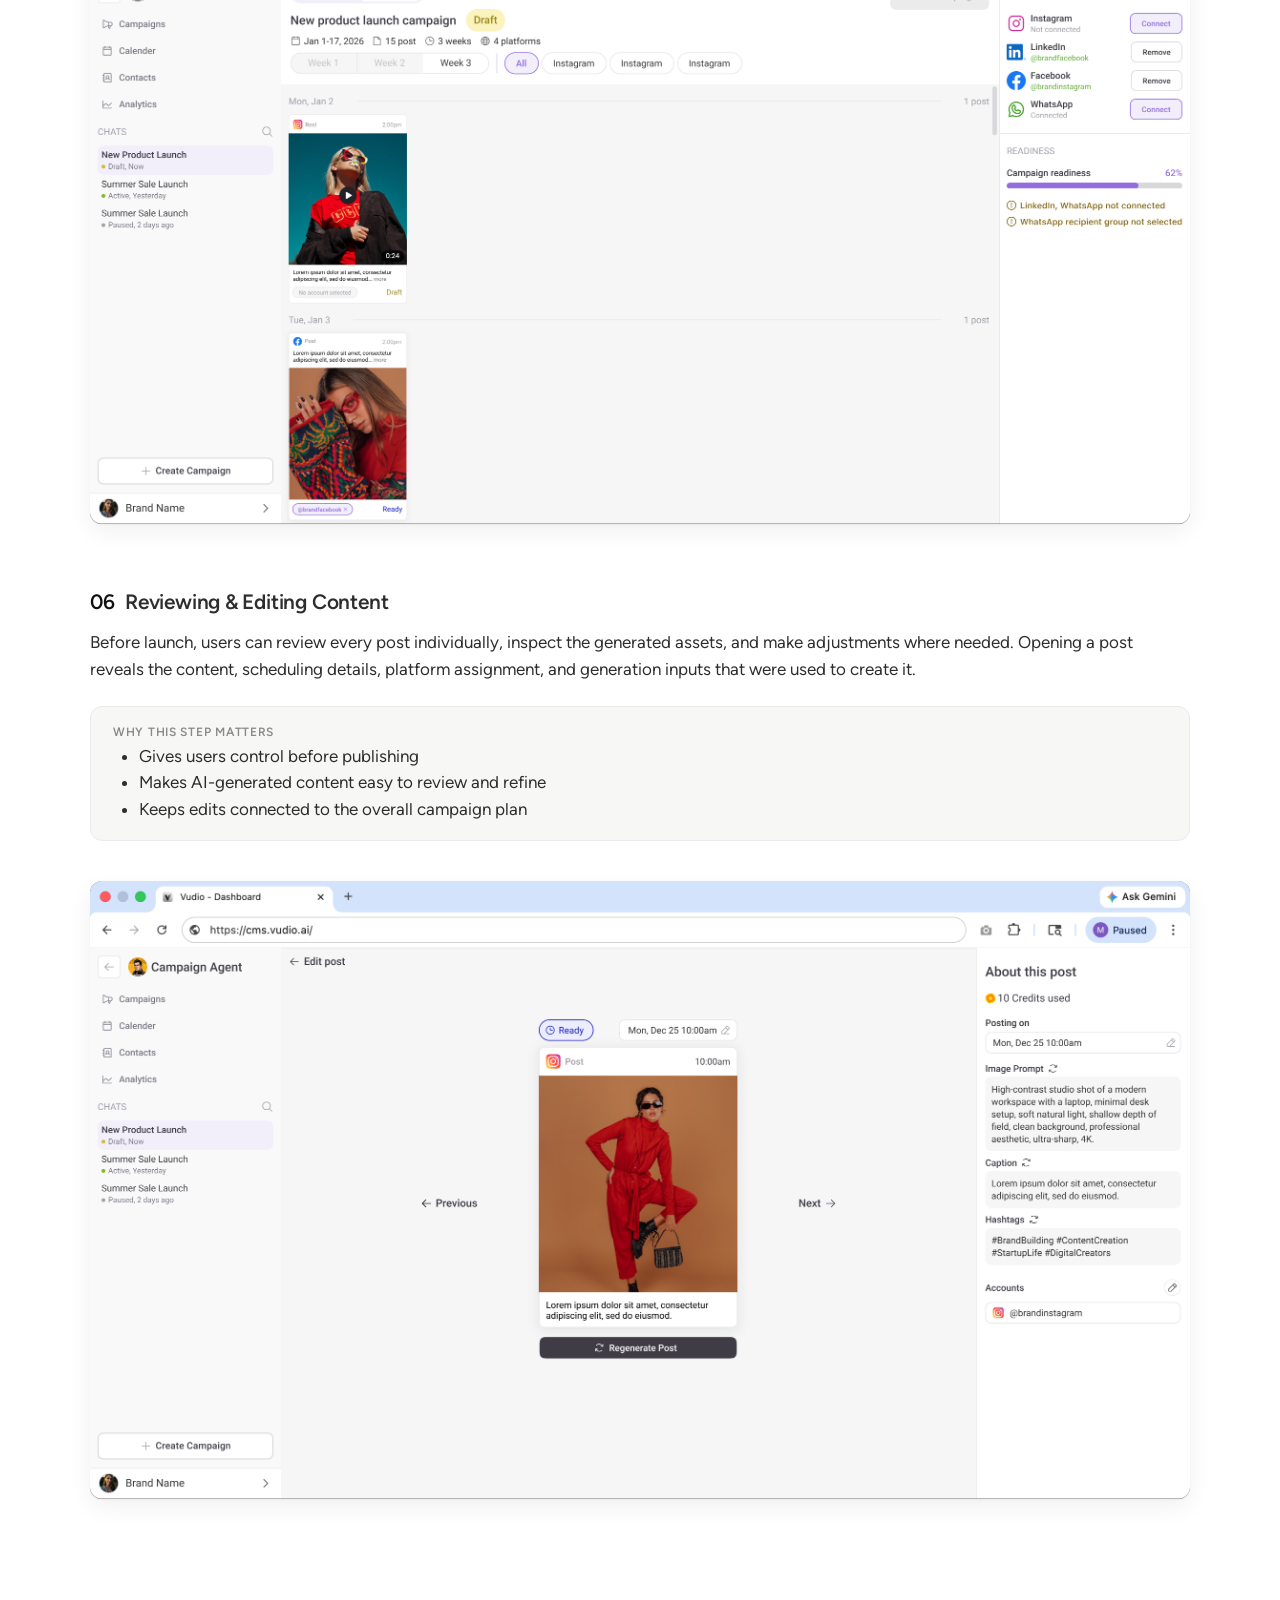
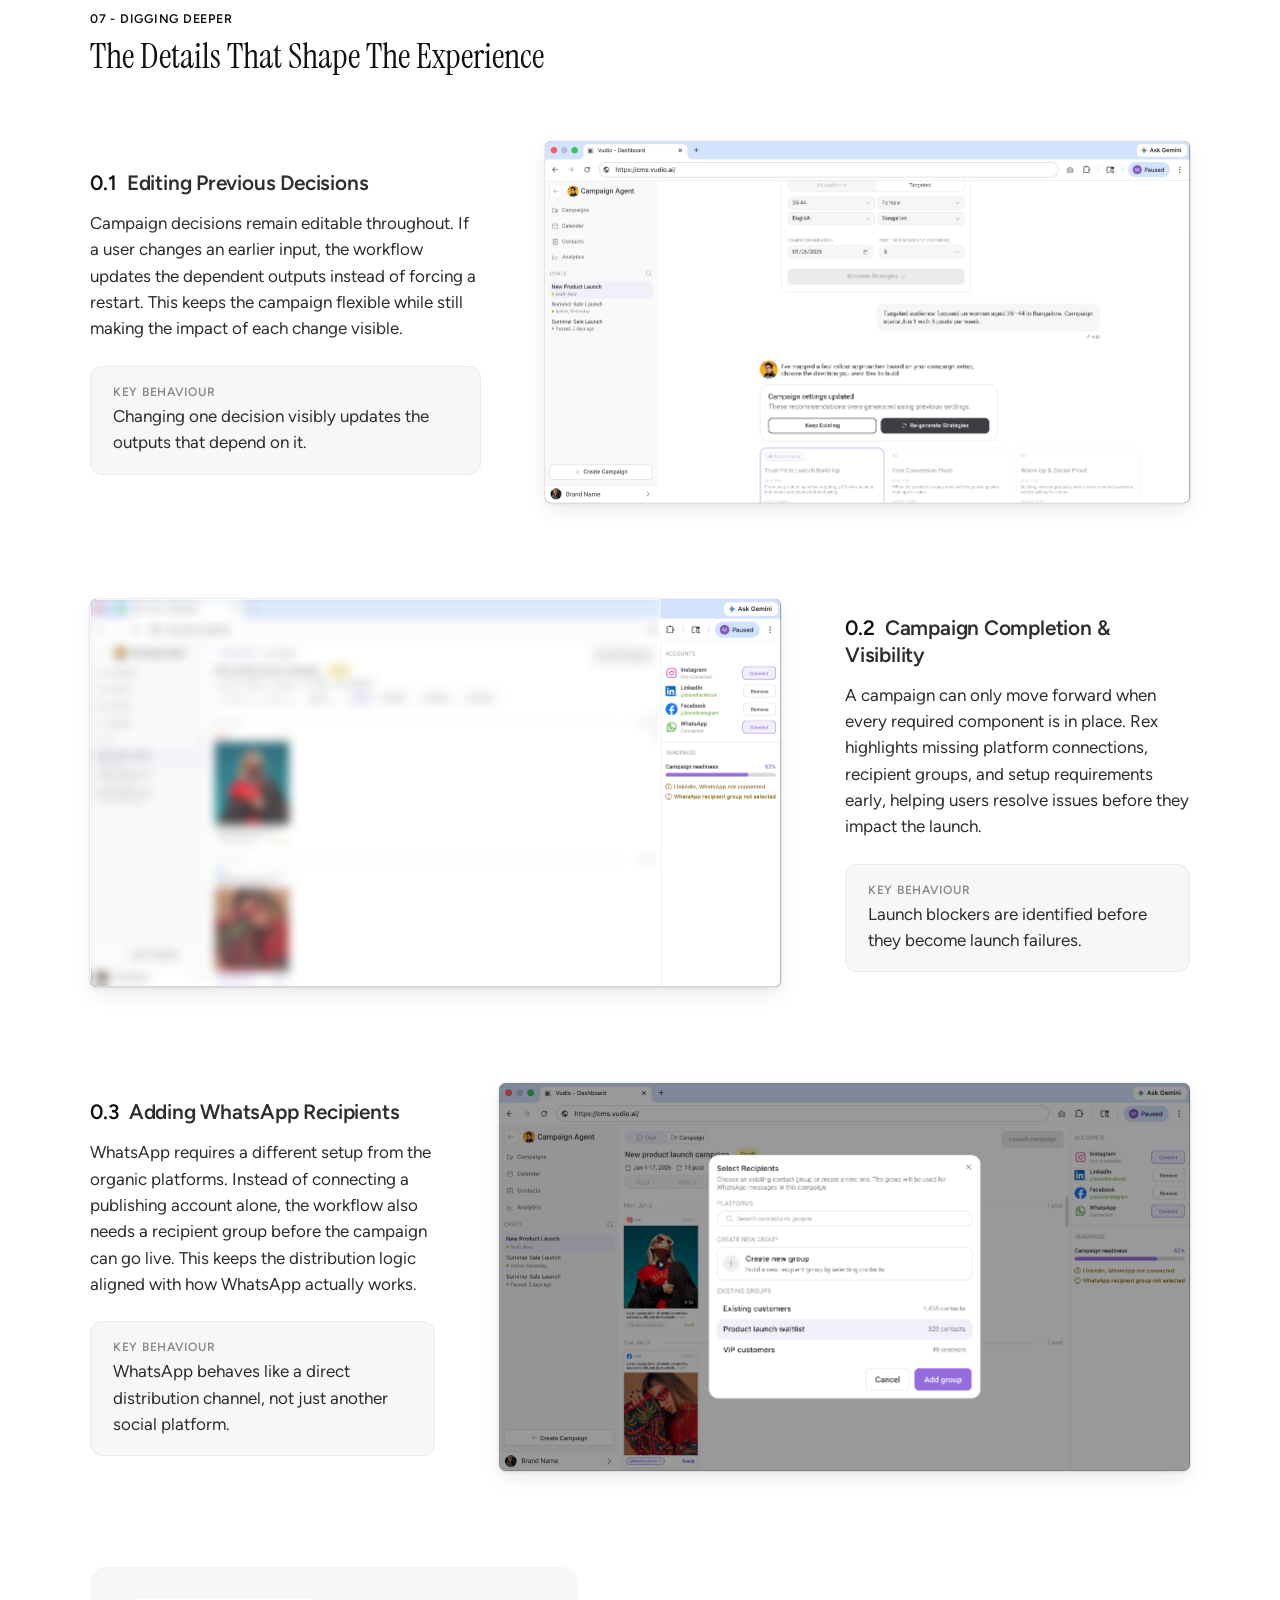
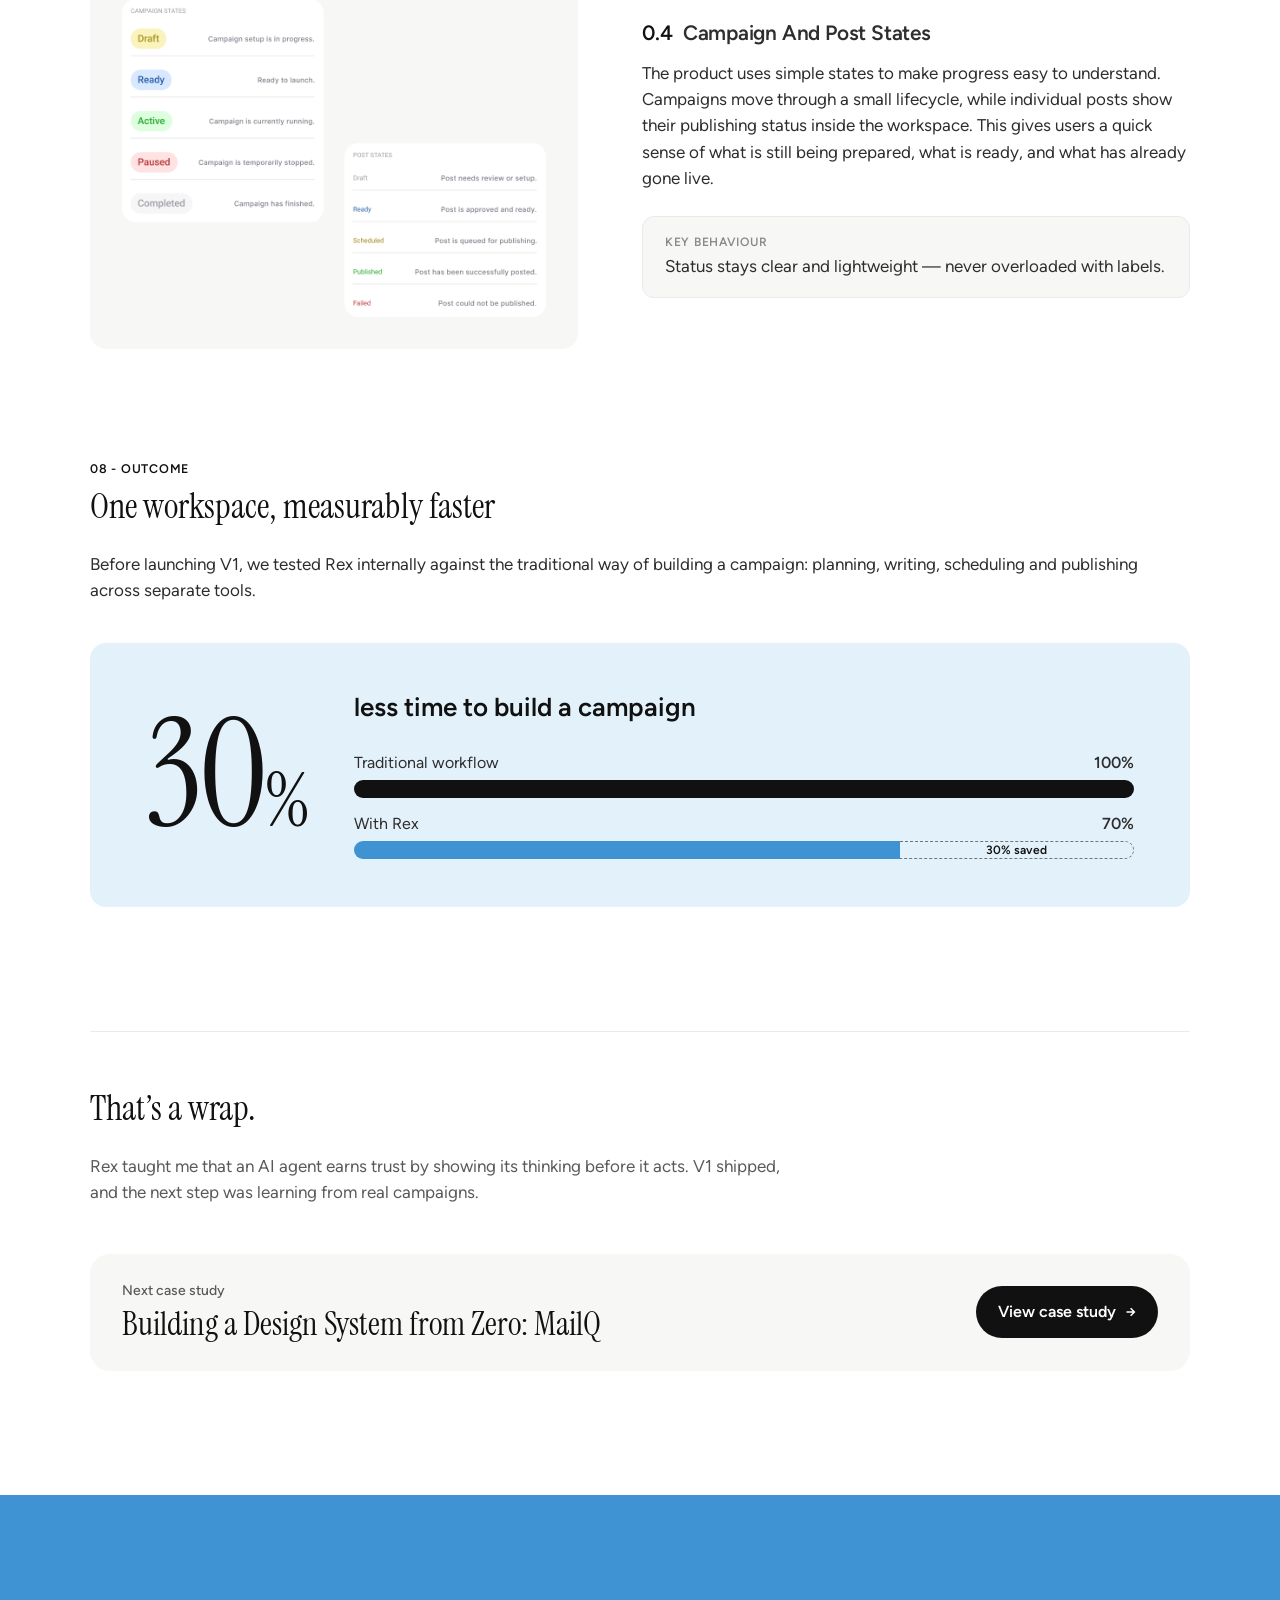
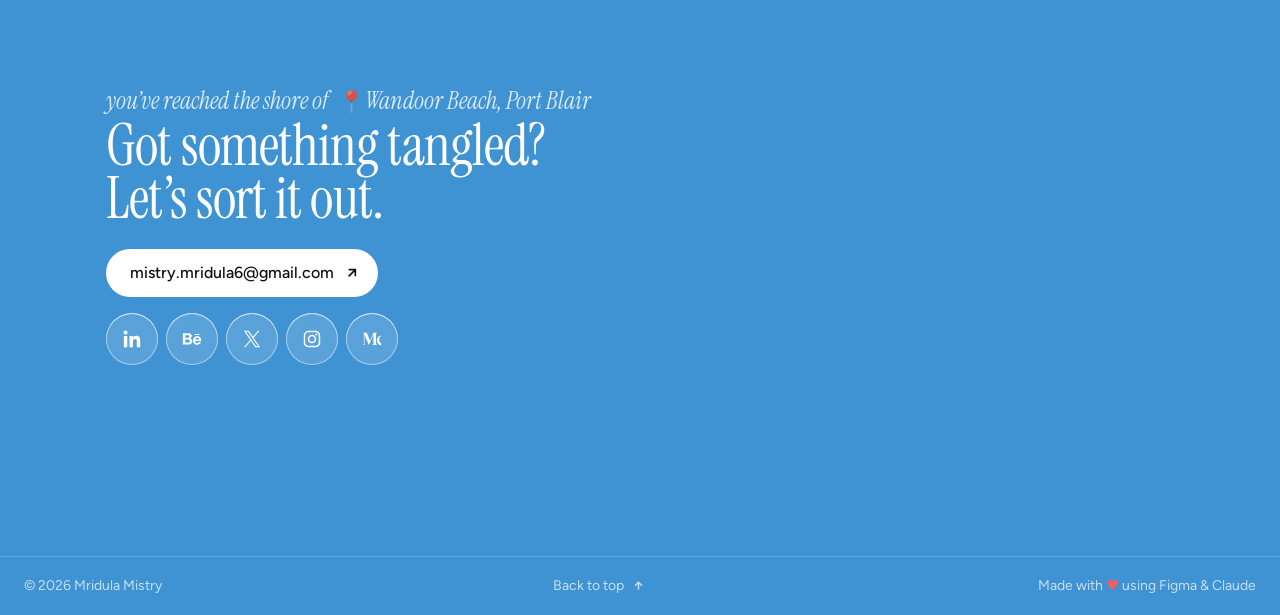
<file: case-studies/campaign-manager.html>
<!DOCTYPE html>
<html lang="en">
<head>
<meta charset="UTF-8" />
<meta name="viewport" content="width=device-width, initial-scale=1.0" />
<title>From 4 Tools to One Workspace — Mridula Mistry</title>
<link rel="canonical" href="https://mridula-portfolio-five.vercel.app/case-studies/campaign-manager">
<meta property="og:type" content="article">
<meta property="og:site_name" content="Mridula Mistry">
<meta property="og:title" content="From 4 Tools to One Workspace — Mridula Mistry">
<meta property="og:description" content="Designing an AI campaign manager that helps solopreneurs maintain momentum without operational chaos.">
<meta property="og:url" content="https://mridula-portfolio-five.vercel.app/case-studies/campaign-manager">
<meta property="og:image" content="https://mridula-portfolio-five.vercel.app/images/social/og-home.png">
<meta name="twitter:card" content="summary_large_image">
<link rel="icon" href="/favicon.ico" sizes="32x32">
<link rel="apple-touch-icon" href="/apple-touch-icon.png">
<!-- Analytics: paste the same Clarity / GA4 snippets used on index.html here. -->

<meta name="description" content="Designing an AI campaign manager that helps solopreneurs maintain momentum without operational chaos." />
<link rel="icon" type="image/svg+xml" href="/images/mm-favicon.svg" />
<link rel="preload" href="/fonts/instrument-serif-latin-400-normal.woff2" as="font" type="font/woff2" crossorigin>
<link rel="preload" href="/fonts/figtree-latin-400-normal.woff2" as="font" type="font/woff2" crossorigin>
<link rel="stylesheet" href="/css/base.css">
<link rel="stylesheet" href="/css/case-study.css">
<script src="/js/main.js" defer></script>
<meta name="theme-color" content="#FFFFFF">
<link rel="icon" href="/images/mm-favicon.svg" type="image/svg+xml">
<style>
  /* Figma: "Case study page: Campaign Manager" 28:150 — 1100px content column, spacing from its "space N" frames */
  .cs{--gap-section:112px;padding:128px 24px 0;}
  .cs-wrap{max-width:1100px;margin:0 auto;}

  /* ---------- shared type ---------- */
  .cs p{margin:0;}
  .cs-eyebrow{font-weight:700;font-size:12.5px;line-height:1.2;letter-spacing:.06em;text-transform:uppercase;color:var(--ink);}
  .cs-h2{margin-top:10px;font-family:var(--f-display);font-weight:400;font-style:normal;font-synthesis:none;
    font-size:clamp(1.75rem,4vw,2.2rem);line-height:1.15;letter-spacing:0;color:var(--ink);}
  .cs-text{font-size:17px;line-height:1.55;color:var(--body);}
  .cs-h2 + .cs-text{margin-top:24px;}
  .cs-text + .cs-text{margin-top:16px;}
  .cs-label{font-weight:700;font-size:12px;line-height:normal;letter-spacing:.06em;text-transform:uppercase;color:var(--muted);}
  .cs-label.ink{color:var(--ink);}
  .cs-label + .cs-text{margin-top:6px;}
  /* "01  Title" rows: number in ink, title in body */
  .cs-title{font-weight:700;font-size:20.8px;line-height:1.3;letter-spacing:-.01em;color:var(--body);}
  .cs-title .num{color:var(--ink);margin-right:.5em;}
  .cs-sec{margin-top:var(--gap-section);}

  /* ---------- screens (12px radius + site shadow, as in Figma) ---------- */
  .cs-screen{margin-top:40px;}
  .cs-screen img{display:block;width:100%;height:auto;border-radius:12px;box-shadow:var(--shadow);}

  /* ---------- header 28:160 ---------- */
  .cs-back{display:block;width:max-content;font-weight:700;font-size:.92rem;line-height:normal;color:var(--ink);text-decoration:none;}
  .cs-back:hover{text-decoration:underline;}
  .cs-tags{display:flex;flex-wrap:wrap;gap:6px 18px;list-style:none;padding:0;margin:40px 0 0;
    font-weight:700;font-size:12px;line-height:1.5;letter-spacing:.06em;text-transform:uppercase;color:var(--muted);}
  .cs h1{margin-top:18px;font-family:var(--f-display);font-weight:400;font-style:normal;font-synthesis:none;
    font-size:clamp(2rem,5vw,3rem);line-height:1.1;letter-spacing:-.01em;color:var(--ink);}
  .cs .cs-summary{margin-top:20px;font-size:1.2rem;line-height:1.55;color:var(--body);}
  .cs-meta{display:flex;gap:24px;margin:44px 0 0;padding:24px 0;
    border-top:1.5px solid var(--hairline);border-bottom:1.5px solid var(--hairline);}
  .cs-meta > div{flex:1 1 0;min-width:0;display:flex;flex-direction:column;gap:4px;}
  .cs-meta dt{font-weight:700;font-size:11.5px;line-height:normal;letter-spacing:.06em;text-transform:uppercase;color:var(--muted);}
  .cs-meta dd{margin:0;font-weight:700;font-size:.95rem;line-height:1.4;color:var(--body);}

  /* ---------- 02 journey 30:327 ---------- */
  .journey{margin-top:40px;background:var(--paper);border:1px solid var(--hairline);border-radius:16px;
    padding:55px 14px 104px;display:flex;justify-content:center;}   /* Figma strokes sit inside the frame */
  .journey ol{list-style:none;margin:0;padding:0;display:flex;align-items:flex-start;}
  .journey li{display:flex;align-items:flex-start;}
  /* fixed widths from Figma (30:328…30:348); text centred */
  .journey-pill{display:block;width:var(--pw);height:35px;padding:0;text-align:center;border:1px solid var(--hairline);border-radius:30px;
    background:var(--cream);font-weight:500;font-size:16px;line-height:33px;color:var(--body);white-space:nowrap;}
  /* connector between pills; its friction label hangs centred underneath */
  .journey ol{width:100%;justify-content:center;}
  .journey li{flex:0 1 auto;min-width:0;}
  /* connectors are 56px (Figma) but may shrink a little when the card is narrower than 1100px */
  .journey-friction{position:relative;flex:0 1 auto;width:56px;min-width:30px;height:35px;}
  .journey-pill{flex:none;}
  .journey-friction::before{content:"";position:absolute;left:0;right:0;top:18px;height:1px;
    background:color-mix(in srgb,var(--ink) 40%,transparent);}
  .journey-friction span{position:absolute;top:47px;left:50%;transform:translateX(-50%);width:var(--w);
    font-size:15px;line-height:1.3;text-align:center;color:var(--ink);}

  /* ---------- 02 problem items 28:211 ---------- */
  .cs-items{list-style:none;margin:72px 0 0;padding:0;}   /* space 40 + space 32 */
  .cs-items li + li{margin-top:32px;}
  .cs-items .cs-title{font-size:18.4px;}
  .cs-items .cs-text{margin-top:8px;}

  /* ---------- 03 pinned notes 33:207 ---------- */
  .notes{margin-top:32px;min-height:360px;display:grid;grid-template-columns:repeat(3,minmax(0,330px));
    justify-content:space-between;align-items:start;}
  .note{position:relative;display:flex;flex-direction:column;gap:12px;padding:40px 28px 32px;
    background:var(--paper);border:1px solid var(--hairline);border-radius:8px;
    box-shadow:0 2px 5px rgba(var(--shade),.05),0 12px 28px rgba(var(--shade),.10);
    transform:translate(var(--dx),0) rotate(var(--rot));margin-top:var(--top);}
  .note::before{content:"";position:absolute;width:92px;height:26px;left:calc(50% - 46px + var(--tape-dx));top:var(--tape-top);
    background:color-mix(in srgb,var(--sky) 85%,transparent);transform:rotate(var(--tape-rot));}
  body.dim .note::before{background:color-mix(in srgb,var(--hairline) 85%,transparent);}
  .note:nth-child(1){--dx:5px;--top:36px;--rot:2deg;--tape-dx:6px;--tape-top:-12px;--tape-rot:-3deg;}
  .note:nth-child(2){--dx:14px;--top:26px;--rot:-1.5deg;--tape-dx:-3px;--tape-top:-9px;--tape-rot:7.5deg;}
  .note:nth-child(3){--dx:7px;--top:33px;--rot:1deg;--tape-dx:4px;--tape-top:-8px;--tape-rot:0deg;}
  .note-num{font-family:var(--f-display);font-weight:400;font-synthesis:none;font-size:40px;line-height:1;color:var(--ink);}
  .note-title{font-weight:700;font-size:19px;line-height:1.3;letter-spacing:-.01em;color:var(--body);}
  .note .cs-text{font-size:16px;}

  /* ---------- 05 decisions 35:150 ---------- */
  .decisions{margin-top:56px;}
  .dec + .dec{margin-top:72px;}
  .dec-rule{height:1.5px;background:var(--hairline);margin-top:14px;}
  /* DOM order is column by column (early, image, issue, then final, image, outcome); grid lines the rows up */
  .dec-compare{margin-top:24px;display:grid;grid-template-columns:repeat(2,minmax(0,1fr));
    grid-template-rows:auto auto auto;grid-auto-flow:column;column-gap:40px;}
  .dec-compare.text-only{grid-template-rows:auto;}
  .dec-card{margin-top:20px;height:var(--h);padding:32px;border-radius:16px;background:var(--paper);
    display:flex;align-items:center;justify-content:center;}
  .dec-card img{display:block;max-width:100%;height:auto;}
  .dec-result{margin-top:24px;}
  .dec-compare.text-only .dec-result{margin-top:24px;}

  /* ---------- 06 final design steps ---------- */
  .step{margin-top:64px;}
  .step.first{margin-top:56px;}
  .step .cs-text{margin-top:14px;}
  .note-card{margin-top:24px;display:flex;flex-direction:column;gap:4px;padding:18px 22px;
    background:var(--paper);border:1.5px solid var(--hairline);border-radius:12px;}
  .note-card ul{margin:0;padding:0;list-style:disc outside;}
  .note-card li{margin-left:25.5px;font-size:17px;line-height:1.55;color:var(--body);}
  .note-card .cs-label + .cs-text{margin-top:0;}

  /* ---------- 07 digging deeper 40:153 ---------- */
  .details{margin-top:64px;}
  .detail{display:flex;align-items:center;gap:64px;}
  .detail + .detail{margin-top:96px;}
  .detail.flip{flex-direction:row-reverse;}   /* image left, text right; DOM stays text-first */
  .detail-text{flex:1 1 0;min-width:0;}
  .detail-text .cs-text{margin-top:14px;}
  .detail-fig{flex:0 0 var(--w);max-width:var(--w-max);margin:0;}
  .detail-fig img{display:block;width:100%;height:auto;}
  .detail-fig.ui img{border-radius:7px;}      /* Figma frames are 6.72px radius, no shadow */

  /* ---------- 08 outcome 64:166 ---------- */
  .outcome{margin-top:40px;display:flex;align-items:center;gap:48px;padding:48px 56px;border-radius:16px;
    background:var(--sky);color:var(--ink);transition:background .6s var(--ease),box-shadow .6s var(--ease);}
  /* lamp: --sky is only a shade lighter than the page, so add a hairline edge to keep the card distinct */
  body.dim .outcome{box-shadow:inset 0 0 0 1.5px var(--hairline);}
  .cs .out-big{flex:none;font-family:var(--f-display);font-weight:400;font-synthesis:none;font-size:150px;line-height:.9;
    letter-spacing:-3px;white-space:nowrap;}
  .out-big small{font-size:.5em;}
  .out-cmp{flex:1 1 0;min-width:0;}
  .out-title{font-weight:700;font-size:26px;line-height:1.3;}
  .out-row{display:flex;flex-direction:column;gap:8px;margin-top:28px;}
  .out-row + .out-row{margin-top:16px;}
  .out-label{display:flex;justify-content:space-between;gap:16px;font-size:16px;line-height:normal;white-space:nowrap;color:var(--body);}
  .out-label b{font-weight:700;}
  /* the "30% saved" outline is pinned to the last 30% so only the fills grow */
  .out-track{position:relative;height:18px;}
  .out-fill{display:block;height:100%;border-radius:999px;background:var(--ink);}
  .out-track .full{width:100%;}
  .out-track .rex{width:70%;background:var(--sun);border-radius:999px 0 0 999px;}
  .out-saved{position:absolute;top:0;right:0;bottom:0;width:30%;display:flex;align-items:center;justify-content:center;
    border-radius:0 999px 999px 0;border:1.5px dashed color-mix(in srgb,var(--ink) 55%,transparent);border-left:0;
    font-weight:700;font-size:12px;line-height:normal;white-space:nowrap;color:var(--ink);}
  /* bar animation: final state is the default; JS adds .out-anim (start state), then .out-play once in view */
  .outcome.out-anim .out-fill{width:0;}
  .outcome.out-anim .out-saved{opacity:0;}
  .outcome.out-play .out-track .full{width:100%;transition:width 1.1s cubic-bezier(.22,1,.36,1);}
  .outcome.out-play .out-track .rex{width:70%;transition:width 1.1s cubic-bezier(.22,1,.36,1) .35s;}
  .outcome.out-play .out-saved{opacity:1;transition:opacity .5s ease 1.3s;}

  

  /* below the 1100px design width the notes lose their exact offsets and get a real gap */
  @media (max-width:1150px){
    .notes{grid-template-columns:repeat(3,minmax(0,1fr));column-gap:24px;}
    .notes .note{--dx:0px;}
  }
  /* journey needs ~1060px for its labels; below that it becomes the vertical timeline */
  @media (max-width:1060px){
    /* journey: vertical timeline */
    .journey{padding:28px 24px;justify-content:flex-start;}
    .journey ol{flex-direction:column;}
    .journey li{flex-direction:column;align-items:flex-start;}
    .journey-pill{width:auto;padding:0 15px;}
    .journey-friction{flex:none;min-width:0;width:auto;height:auto;margin-left:24px;padding:12px 0 12px 22px;
      border-left:1px solid color-mix(in srgb,var(--ink) 40%,transparent);}
    .journey-friction::before{display:none;}
    .journey-friction span{position:static;transform:none;width:auto;text-align:left;display:block;}
  }
  /* ---------- below 900px: the design is desktop-only, so adapt ---------- */
  @media (max-width:900px){
    .cs{--gap-section:88px;}
    .cs-meta{display:grid;grid-template-columns:repeat(auto-fit,minmax(140px,1fr));gap:20px 24px;}
    /* notes: stacked, gentler tilt */
    .notes{grid-template-columns:minmax(0,1fr);gap:40px;min-height:0;}
    .notes .note{margin-top:0;--dx:0px;}
    .note:nth-child(1){--rot:1deg;} .note:nth-child(2){--rot:-1deg;} .note:nth-child(3){--rot:.5deg;}
    /* decisions: one column, in DOM order */
    .dec-compare,.dec-compare.text-only{grid-template-columns:minmax(0,1fr);grid-template-rows:none;grid-auto-flow:row;}
    .dec-compare > .dec-block:not(.dec-result):not(:first-child){margin-top:40px;}
    .dec-card{height:auto;padding:24px;}
    /* digging deeper: text first, then image */
    .detail,.detail.flip{flex-direction:column;align-items:stretch;gap:28px;}
    .detail-fig{flex:none;max-width:100%;width:auto;}
    .detail-fig.states{max-width:488px;}
    .outcome{flex-direction:column;align-items:stretch;gap:28px;padding:40px 32px;}
  }
  @media (max-width:640px){
    .cs{--gap-section:72px;padding:108px 16px 0;}
    .cs-summary{font-size:1.08rem;}
    .outcome{padding:32px 24px;}
    .cs .out-big{font-size:112px;}
    .out-title{font-size:22px;}
    .out-label{font-size:15px;}
  }
</style>
</head>
<body>

<a class="skip-link" href="#main">Skip to content</a>
<header class="nav-shell">
<nav class="nav" aria-label="Main">
<a href="/" class="wordmark">Mridula Mistry</a>
<div class="nav-links"><a href="/#work">Work</a><a href="/about">About</a><a href="/#kind">Testimonial</a><a href="https://drive.google.com/file/d/1Jns75wjYnaLUI4F77qrDoTa8SmW4ctKh/view?usp=sharing" target="_blank" rel="noopener">Resume</a></div>
<div class="nav-right"><a href="/#talk" class="nav-cta">Let’s talk</a><button class="nav-menu" type="button" aria-label="Menu" aria-expanded="false"><span></span></button></div>
</nav>
<div class="nav-sheet"><a href="/#work">Work</a><a href="/about">About</a><a href="/#kind">Testimonial</a><a href="https://drive.google.com/file/d/1Jns75wjYnaLUI4F77qrDoTa8SmW4ctKh/view?usp=sharing" target="_blank" rel="noopener">Resume</a></div>
</header>

<main id="main" class="cs">
  <article class="cs-wrap">

    <!-- Header 28:160 -->
    <header>
      <a class="cs-back" href="/#work">&larr; Back</a>
      <ul class="cs-tags">
        <li>UX Case Study</li><li>AI Campaign Manager</li><li>Version 2.0</li><li>2026</li>
      </ul>
      <h1>Helping Solopreneurs Run Campaigns Without Operational Chaos</h1>
      <dl class="cs-meta">
        <div><dt>Role</dt><dd>Product Designer</dd></div>
        <div><dt>Industry</dt><dd>AI Marketing / SaaS</dd></div>
        <div><dt>Platform</dt><dd>Desktop Web</dd></div>
        <div><dt>Core focus</dt><dd>Agentic UX, Workflow Design</dd></div>
        <div><dt>Duration</dt><dd>12 Weeks</dd></div>
      </dl>
    </header>

    <!-- 01 Overview 28:190 + screen 28:199 -->
    <section class="cs-sec" aria-labelledby="s-overview">
      <p class="cs-eyebrow">01 - overview</p>
      <h2 class="cs-h2" id="s-overview">What Is This Project?</h2>
      <p class="cs-text">An AI-powered campaign management system designed for solopreneurs who need to run multi-platform campaigns without a marketing team. The central intelligence is Rex, AI agent that captures intent, structures campaigns, and run them.</p>
      <p class="cs-text">More than just a content generation, copywriting, scheduling, or publishing tool, it helps users plan and run campaigns through a structured workflow that keeps everything organised in one place.</p>
      <figure class="cs-screen">
        <img src="/images/case-studies/campaign-manager/overview-campaign-workspace.png" width="1152" height="648" loading="lazy"
             alt="Campaign workspace for a draft 'New product launch campaign': a week-by-week timeline of scheduled posts, with connected accounts and a 62% campaign-readiness bar listing what still needs setup.">
      </figure>
    </section>

    <!-- 02 The problem 28:202, journey 30:327, items 28:211 -->
    <section class="cs-sec" aria-labelledby="s-problem">
      <p class="cs-eyebrow">02 - The problem</p>
      <h2 class="cs-h2" id="s-problem">The campaign lifecycle breaks at every hand-off</h2>
      <p class="cs-text">Solopreneurs usually have the idea. The friction starts when planning, drafting, scheduling, and follow-through happen across disconnected tools.</p>

      <div class="journey">
        <ol aria-label="Current campaign journey">
          <li><span class="journey-pill" style="--pw:148px">Campaign Idea</span><span class="journey-friction"><span style="--w:106px">Idea stays in a notes app</span></span></li>
          <li><span class="journey-pill" style="--pw:99px">Planning</span><span class="journey-friction"><span style="--w:133px">Plan gets retyped into prompts</span></span></li>
          <li><span class="journey-pill" style="--pw:164px">Content Creation</span><span class="journey-friction"><span style="--w:127px">Drafts copied into a scheduler</span></span></li>
          <li><span class="journey-pill" style="--pw:118px">Scheduling</span><span class="journey-friction"><span style="--w:124px">Posted platform by platform</span></span></li>
          <li><span class="journey-pill" style="--pw:112px">Publishing</span><span class="journey-friction"><span style="--w:159px">Results spread across dashboards</span></span></li>
          <li><span class="journey-pill" style="--pw:149px">Follow-through</span></li>
        </ol>
      </div>

      <ol class="cs-items">
        <li>
          <h3 class="cs-title"><span class="num">01</span>Too many tools</h3>
          <p class="cs-text">Planning, content creation, scheduling, publishing, and tracking are typically handled across multiple tools. As campaigns grow, keeping everything organised requires additional effort and constant context switching.</p>
        </li>
        <li>
          <h3 class="cs-title"><span class="num">02</span>Difficult for Non-Marketers</h3>
          <p class="cs-text">Campaign tools often assume familiarity with audience targeting, content strategy, platform selection, and campaign planning. For solopreneurs without a marketing background, even getting started can feel complicated.</p>
        </li>
        <li>
          <h3 class="cs-title"><span class="num">03</span>Hard to Manage</h3>
          <p class="cs-text">Once a campaign is underway, content, schedules, platform activity, and launch requirements all need to stay aligned. Without a structured system, coordination becomes increasingly difficult as more moving parts are introduced.</p>
        </li>
      </ol>
    </section>

    <!-- 03 Goals 28:225 + pinned notes 33:207 -->
    <section class="cs-sec" aria-labelledby="s-goals">
      <p class="cs-eyebrow">03 - goals</p>
      <h2 class="cs-h2" id="s-goals">The solution needed to reduce complexity without taking control away from users.</h2>
      <ol class="notes" style="list-style:none;padding:0">
        <li class="note">
          <span class="note-num" aria-hidden="true">01</span>
          <h3 class="note-title">Make Campaign Creation More Accessible</h3>
          <p class="cs-text">Campaigns should be easy to create and manage without requiring deep marketing knowledge or prior experience.</p>
        </li>
        <li class="note">
          <span class="note-num" aria-hidden="true">02</span>
          <h3 class="note-title">Bring The Workflow Together</h3>
          <p class="cs-text">Planning, content creation, scheduling, publishing, and tracking should feel like one connected experience instead of separate activities spread across multiple tools.</p>
        </li>
        <li class="note">
          <span class="note-num" aria-hidden="true">03</span>
          <h3 class="note-title">Simplify Campaign Management</h3>
          <p class="cs-text">Users should be able to understand what has been planned, what is ready, and what still needs attention without manually coordinating every part of the campaign.</p>
        </li>
      </ol>
    </section>

    <!-- 04 Core insight 28:243 -->
    <section class="cs-sec" style="--gap-section:80px" aria-labelledby="s-insight">
      <p class="cs-eyebrow">04 - core insight</p>
      <h2 class="cs-h2" id="s-insight">The real gap wasn’t content creation. It was turning ideas into campaigns.</h2>
      <p class="cs-text">Most tools help generate content, write copy, schedule posts, or publish across platforms. The larger challenge lies in planning, coordinating, and executing a campaign from start to finish.</p>
      <p class="cs-text">The opportunity was not to create another content tool, but to build a system that could turn campaign intent into coordinated execution.</p>
    </section>

    <!-- 05 Key product decisions 28:252 + 35:150 -->
    <section class="cs-sec" style="--gap-section:72px" aria-labelledby="s-decisions">
      <p class="cs-eyebrow">05 - Key product decisions</p>
      <h2 class="cs-h2" id="s-decisions">What Changed And Why</h2>

      <div class="decisions">
        <div class="dec">
          <h3 class="cs-title"><span class="num">01</span>One Question at a Time → Grouped Decision Cards</h3>
          <div class="dec-rule"></div>
          <div class="dec-compare">
            <div class="dec-block">
              <p class="cs-label">Early exploration</p>
              <p class="cs-text">Users answered campaign questions one by one through a sequential conversation.</p>
            </div>
            <div class="dec-card" style="--h:442px">
              <img src="/images/case-studies/campaign-manager/decision-01-early.png" width="412" height="346" loading="lazy"
                   alt="Early exploration: Rex asks 'How long should this campaign run?' as a single question with a date-picker calendar.">
            </div>
            <div class="dec-block dec-result">
              <p class="cs-label ink">Issue</p>
              <p class="cs-text">Reduce panic and help users recover quickly during an unexpected disruption.</p>
            </div>
            <div class="dec-block">
              <p class="cs-label">Final decision</p>
              <p class="cs-text">Related inputs were grouped into structured decision cards.</p>
            </div>
            <div class="dec-card" style="--h:442px">
              <img src="/images/case-studies/campaign-manager/decision-01-final.png" width="378" height="259" loading="lazy"
                   alt="Final decision: one card groups what is being launched, platforms, campaign duration and primary goal, with a single Continue button.">
            </div>
            <div class="dec-block dec-result">
              <p class="cs-label ink">Outcome</p>
              <p class="cs-text">Reduced interaction steps and made campaign setup easier to scan and update.</p>
            </div>
          </div>
        </div>

        <div class="dec">
          <h3 class="cs-title"><span class="num">02</span>Chat Composer → In-Context Selection</h3>
          <div class="dec-rule"></div>
          <div class="dec-compare">
            <div class="dec-block">
              <p class="cs-label">Early exploration</p>
              <p class="cs-text">Users responded through a traditional chat input at the bottom of the screen.</p>
            </div>
            <div class="dec-card" style="--h:325px">
              <img src="/images/case-studies/campaign-manager/decision-02-early.png" width="435" height="90" loading="lazy"
                   alt="Early exploration: a standard chat composer reading 'Select from the options above or type your message...'.">
            </div>
            <div class="dec-block dec-result">
              <p class="cs-label ink">Issue</p>
              <p class="cs-text">Most responses were structured selections rather than free-form conversations.</p>
            </div>
            <div class="dec-block">
              <p class="cs-label">Final decision</p>
              <p class="cs-text">Selections were embedded directly within Rex’s messages.</p>
            </div>
            <div class="dec-card" style="--h:325px">
              <img src="/images/case-studies/campaign-manager/decision-02-final.png" width="340" height="229" loading="lazy"
                   alt="Final decision: target audience, language, location, campaign duration and posting frequency selectors sit inside Rex's message, ending in a Generate Strategies button.">
            </div>
            <div class="dec-block dec-result">
              <p class="cs-label ink">Outcome</p>
              <p class="cs-text">The experience became more guided and eliminated unnecessary interaction.</p>
            </div>
          </div>
        </div>

        <div class="dec">
          <h3 class="cs-title"><span class="num">03</span>Immediate Generation → Strategy Selection</h3>
          <div class="dec-rule"></div>
          <div class="dec-compare text-only">
            <div class="dec-block">
              <p class="cs-label">Early exploration</p>
              <p class="cs-text">Campaigns were generated immediately after collecting inputs.</p>
              <div class="dec-result">
                <p class="cs-label ink">Issue</p>
                <p class="cs-text">Users had little visibility into why the campaign was structured a certain way.</p>
              </div>
            </div>
            <div class="dec-block">
              <p class="cs-label">Final decision</p>
              <p class="cs-text">Rex presents multiple campaign approaches before generation.</p>
              <div class="dec-result">
                <p class="cs-label ink">Outcome</p>
                <p class="cs-text">Users remain in control and understand the trade-offs behind each direction.</p>
              </div>
            </div>
          </div>
        </div>
      </div>
    </section>

    <!-- 06 Final design 28:331 + steps -->
    <section class="cs-sec" aria-labelledby="s-final">
      <p class="cs-eyebrow">06 - Final design</p>
      <h2 class="cs-h2" id="s-final">Walking through the happy flow, screen by screen.</h2>
      <p class="cs-text">Solopreneurs usually have the idea. The friction starts when planning, drafting, scheduling, and follow-through happen across disconnected tools.</p>

      <div class="step first">
        <h3 class="cs-title"><span class="num">01</span>Campaign Intent</h3>
        <p class="cs-text">Every campaign starts with a few key decisions. Rex captures the campaign objective, platforms, duration, and primary goal upfront to establish the right context before moving into planning.</p>
        <div class="note-card">
          <p class="cs-label">Why this approach?</p>
          <ul>
            <li>Captures the campaign intent early</li>
            <li>Keeps related decisions together</li>
            <li>Creates a strong foundation for the steps that follow</li>
          </ul>
        </div>
        <figure class="cs-screen">
          <img src="/images/case-studies/campaign-manager/final-01-campaign-intent.png" width="1152" height="648" loading="lazy"
               alt="Campaign Agent screen where Rex asks what is being launched, with platform chips, campaign duration and primary goal in one card.">
        </figure>
      </div>

      <div class="step">
        <h3 class="cs-title"><span class="num">02</span>Campaign Refinement</h3>
        <p class="cs-text">Rex uses this step to understand who the content is for, when the campaign starts, and how often it should run. These inputs help shape the content direction and make the later strategy recommendations more relevant.</p>
        <div class="note-card">
          <p class="cs-label">Why this approach?</p>
          <ul>
            <li>Helps Rex tailor content to the right audience</li>
            <li>Adds context before strategy generation</li>
            <li>Keeps the campaign setup focused and easy to review</li>
          </ul>
        </div>
        <figure class="cs-screen">
          <img src="/images/case-studies/campaign-manager/final-02-campaign-refinement.png" width="1152" height="648" loading="lazy"
               alt="Campaign refinement screen where Rex collects target audience, age, gender, language, location, start date and weekly posting frequency.">
        </figure>
      </div>

      <div class="step">
        <h3 class="cs-title"><span class="num">03</span>Campaign Analysis</h3>
        <p class="cs-text">Rather than showing a generic loading state, Rex surfaces what it’s currently working on. This gives users visibility into the planning process and reassures them that the campaign is actively being structured before recommendations are generated.</p>
        <div class="note-card">
          <p class="cs-label">System Status</p>
          <ul>
            <li>Reviewing campaign</li>
            <li>Mapping campaign pace</li>
            <li>Building post order</li>
            <li>Evaluating rollout</li>
            <li>Balancing platforms</li>
          </ul>
        </div>
        <figure class="cs-screen">
          <img src="/images/case-studies/campaign-manager/final-03-campaign-analysis.png" width="1152" height="648" loading="lazy"
               alt="After the user confirms their audience and schedule, Rex shows its current task, 'Reviewing Campaign...', instead of a generic loader.">
        </figure>
      </div>

      <div class="step">
        <h3 class="cs-title"><span class="num">04</span>Strategy Selection</h3>
        <p class="cs-text">There is no single way to run a successful campaign. Instead of generating content immediately, Rex presents multiple rollout approaches based on the campaign objective, audience, and timeline. This allows users to compare strategies, understand the rationale behind each one, and choose the direction that best fits their goals.</p>
        <div class="note-card">
          <p class="cs-label">Why this step matters</p>
          <ul>
            <li>Gives users control over the campaign direction</li>
            <li>Makes strategy decisions easier for non-marketers</li>
            <li>Creates transparency before content generation begins</li>
          </ul>
        </div>
        <figure class="cs-screen">
          <img src="/images/case-studies/campaign-manager/final-04-strategy-selection.png" width="1152" height="648" loading="lazy"
               alt="Three strategy cards to choose from: Trust-First Launch Build-Up (recommended), Fast Conversion Push, and Warm-Up &amp; Social Proof, each with best-for, weekly flow and per-platform focus.">
        </figure>
      </div>

      <div class="step">
        <h3 class="cs-title"><span class="num">05</span>Campaign Workspace</h3>
        <p class="cs-text">Once a strategy is selected, Rex transforms it into a campaign workspace where planning and execution come together. Instead of leaving users with a strategy document or a list of generated posts, the campaign is organised into a timeline that shows what is planned, what is ready, and what still needs attention before launch.</p>
        <div class="note-card">
          <p class="cs-label">Why this step matters</p>
          <ul>
            <li>Turns strategy into an actionable campaign plan</li>
            <li>Gives visibility into campaign progress and readiness</li>
            <li>Brings content, scheduling, and platform setup into one place</li>
          </ul>
        </div>
        <figure class="cs-screen">
          <img src="/images/case-studies/campaign-manager/final-05-campaign-workspace.png" width="1152" height="648" loading="lazy"
               alt="Campaign workspace showing the generated posts on a weekly timeline, filterable by week and platform.">
        </figure>
      </div>

      <div class="step">
        <h3 class="cs-title"><span class="num">06</span>Reviewing &amp; Editing Content</h3>
        <p class="cs-text">Before launch, users can review every post individually, inspect the generated assets, and make adjustments where needed. Opening a post reveals the content, scheduling details, platform assignment, and generation inputs that were used to create it.</p>
        <div class="note-card">
          <p class="cs-label">Why this step matters</p>
          <ul>
            <li>Gives users control before publishing</li>
            <li>Makes AI-generated content easy to review and refine</li>
            <li>Keeps edits connected to the overall campaign plan</li>
          </ul>
        </div>
        <figure class="cs-screen">
          <img src="/images/case-studies/campaign-manager/final-06-reviewing-editing.png" width="1152" height="648" loading="lazy"
               alt="Edit post view: an Instagram post marked Ready with its posting time, Previous/Next navigation and Regenerate Post, plus a side panel showing credits used, image prompt, caption, hashtags and assigned account.">
        </figure>
      </div>
    </section>

    <!-- 07 Digging deeper 28:409 + 40:153 -->
    <section class="cs-sec" aria-labelledby="s-deeper">
      <p class="cs-eyebrow">07 - Digging Deeper</p>
      <h2 class="cs-h2" id="s-deeper">The Details That Shape The Experience</h2>

      <div class="details">
        <div class="detail">
          <div class="detail-text">
            <h3 class="cs-title"><span class="num">0.1</span>Editing Previous Decisions</h3>
            <p class="cs-text">Campaign decisions remain editable throughout. If a user changes an earlier input, the workflow updates the dependent outputs instead of forcing a restart. This keeps the campaign flexible while still making the impact of each change visible.</p>
            <div class="note-card">
              <p class="cs-label">Key behaviour</p>
              <p class="cs-text">Changing one decision visibly updates the outputs that depend on it.</p>
            </div>
          </div>
          <figure class="detail-fig ui" style="--w:58.64%;--w-max:645px">
            <img src="/images/case-studies/campaign-manager/deeper-01-editing-decisions.png" width="645" height="362" loading="lazy"
                 alt="After an earlier answer is edited, Rex shows 'Campaign settings updated' with options to keep the existing strategies or re-generate them; the old strategy cards are dimmed.">
          </figure>
        </div>

        <div class="detail flip">
          <div class="detail-text">
            <h3 class="cs-title"><span class="num">0.2</span>Campaign Completion &amp; Visibility</h3>
            <p class="cs-text">A campaign can only move forward when every required component is in place. Rex highlights missing platform connections, recipient groups, and setup requirements early, helping users resolve issues before they impact the launch.</p>
            <div class="note-card">
              <p class="cs-label">Key behaviour</p>
              <p class="cs-text">Launch blockers are identified before they become launch failures.</p>
            </div>
          </div>
          <figure class="detail-fig ui" style="--w:62.84%;--w-max:691px">
            <img src="/images/case-studies/campaign-manager/deeper-02-completion-visibility.png" width="691" height="388" loading="lazy"
                 alt="Workspace with the accounts and readiness panel highlighted: campaign readiness at 62%, with warnings that LinkedIn and WhatsApp are not connected and no WhatsApp recipient group is selected.">
          </figure>
        </div>

        <div class="detail">
          <div class="detail-text">
            <h3 class="cs-title"><span class="num">0.3</span>Adding WhatsApp Recipients</h3>
            <p class="cs-text">WhatsApp requires a different setup from the organic platforms. Instead of connecting a publishing account alone, the workflow also needs a recipient group before the campaign can go live. This keeps the distribution logic aligned with how WhatsApp actually works.</p>
            <div class="note-card">
              <p class="cs-label">Key behaviour</p>
              <p class="cs-text">WhatsApp behaves like a direct distribution channel, not just another social platform.</p>
            </div>
          </div>
          <figure class="detail-fig ui" style="--w:62.84%;--w-max:691px">
            <img src="/images/case-studies/campaign-manager/deeper-03-whatsapp-recipients.png" width="691" height="388" loading="lazy"
                 alt="Select Recipients dialog for WhatsApp: search contacts or groups, create a new group, or pick an existing group such as Existing customers, Product launch waitlist or VIP customers.">
          </figure>
        </div>

        <div class="detail flip">
          <div class="detail-text">
            <h3 class="cs-title"><span class="num">0.4</span>Campaign And Post States</h3>
            <p class="cs-text">The product uses simple states to make progress easy to understand. Campaigns move through a small lifecycle, while individual posts show their publishing status inside the workspace. This gives users a quick sense of what is still being prepared, what is ready, and what has already gone live.</p>
            <div class="note-card">
              <p class="cs-label">Key behaviour</p>
              <p class="cs-text">Status stays clear and lightweight — never overloaded with labels.</p>
            </div>
          </div>
          <figure class="detail-fig states" style="--w:44.36%;--w-max:488px">
            <img src="/images/case-studies/campaign-manager/deeper-04-campaign-post-states.webp" width="488" height="366" loading="lazy"
                 alt="State reference. Campaign states: Draft, Ready, Active, Paused, Completed. Post states: Draft, Ready, Scheduled, Published, Failed, each with a one-line description.">
          </figure>
        </div>
      </div>
    </section>

    <!-- 08 Outcome 64:166 -->
    <section class="cs-sec" aria-labelledby="s-outcome">
      <p class="cs-eyebrow">08 - Outcome</p>
      <h2 class="cs-h2" id="s-outcome">One workspace, measurably faster</h2>
      <p class="cs-text">Before launching V1, we tested Rex internally against the traditional way of building a campaign: planning, writing, scheduling and publishing across separate tools.</p>
      <div class="outcome">
        <p class="out-big">30<small>%</small></p>
        <div class="out-cmp">
          <p class="out-title">less time to build a campaign</p>
          <div class="out-row">
            <p class="out-label"><span>Traditional workflow</span><b>100%</b></p>
            <div class="out-track" role="img" aria-label="Traditional workflow: 100% of the time"><span class="out-fill full"></span></div>
          </div>
          <div class="out-row">
            <p class="out-label"><span>With Rex</span><b>70%</b></p>
            <div class="out-track" role="img" aria-label="With Rex: 70% of the time, 30% saved"><span class="out-fill rex"></span><span class="out-saved">30% saved</span></div>
          </div>
        </div>
      </div>
    </section>

  </article>
</main>

<!-- Dark footer 43:166 -->
<section class="cs-next" aria-label="Next">
<div class="cs-next__inner">
<h2 class="cs-h2">That’s a wrap.</h2>
    <p class="cs-text">Rex taught me that an AI agent earns trust by showing its thinking before it acts. V1 shipped, and the next step was learning from real campaigns.</p>
<a class="next-card" href="/case-studies/mailq">
<span class="next-text"><span class="cs-label">Next case study</span><span class="next-title">Building a Design System from Zero: MailQ</span></span>
<span class="btn btn--ink">View case study <svg viewBox="0 0 24 24" aria-hidden="true"><path d="M6 13h8.09l-3.3 3.29 1.42 1.42 5.7-5.71-5.7-5.71-1.42 1.42 3.3 3.29H6z" fill="currentColor"></path></svg></span>
</a>
</div>
</section>

<footer class="footer">
<svg class="footer__reveal" viewBox="0 0 1440 720" preserveAspectRatio="xMidYMid slice" aria-hidden="true"><defs><filter id="goo" filterUnits="userSpaceOnUse" x="0" y="0" width="1440" height="720"><feGaussianBlur in="SourceGraphic" stdDeviation="14" result="b"></feGaussianBlur><feColorMatrix in="b" mode="matrix" values="1 0 0 0 0  0 1 0 0 0  0 0 1 0 0  0 0 0 30 -14"></feColorMatrix></filter><mask id="foot-mask" maskUnits="userSpaceOnUse" x="0" y="0" width="1440" height="720"><rect width="1440" height="720" fill="black"></rect><g filter="url(#goo)" fill="white"><g id="foot-dots"></g></g></mask></defs><g mask="url(#foot-mask)"><image href="/images/shared/footer-boats.webp" x="0" y="0" width="1440" height="720" preserveAspectRatio="xMidYMid slice" transform="translate(1440 0) scale(-1 1)"></image></g></svg>
<div class="footer__content">
<div class="footer__intro">
<span class="footer__hello">you’ve reached the shore of <span class="footer__pin" aria-hidden="true">📍</span>Wandoor Beach, Port Blair</span>
<h2>Got something tangled?<br>Let’s sort it out.</h2>
</div>
<div class="footer__actions">
<a href="mailto:mistry.mridula6@gmail.com" class="btn btn--white">mistry.mridula6@gmail.com <svg viewBox="0 0 20 20" aria-hidden="true"><path d="M14.1669 13.3335V5.8335H6.66686V7.50016H11.3252L6.0752 12.7418L7.25853 13.9252L12.5002 8.67516V13.3335H14.1669Z" fill="currentColor"/></svg></a>
<div class="socials"><a href="https://www.linkedin.com/in/mridulamistry" class="gicon" aria-label="LinkedIn" target="_blank" rel="noopener"><svg viewBox="0 0 22 22" aria-hidden="true"><path d="M4.56768 2.58594C4.30429 2.58594 4.04348 2.63782 3.80014 2.73861C3.5568 2.8394 3.3357 2.98714 3.14946 3.17338C2.96321 3.35963 2.81548 3.58073 2.71468 3.82407C2.61389 4.06741 2.56201 4.32822 2.56201 4.5916C2.56201 4.85499 2.61389 5.1158 2.71468 5.35914C2.81548 5.60248 2.96321 5.82358 3.14946 6.00982C3.3357 6.19607 3.5568 6.3438 3.80014 6.4446C4.04348 6.54539 4.30429 6.59727 4.56768 6.59727C4.83107 6.59727 5.09188 6.54539 5.33521 6.4446C5.57855 6.3438 5.79966 6.19607 5.9859 6.00982C6.17214 5.82358 6.31988 5.60248 6.42067 5.35914C6.52147 5.1158 6.57335 4.85499 6.57335 4.5916C6.57335 4.32822 6.52147 4.06741 6.42067 3.82407C6.31988 3.58073 6.17214 3.35963 5.9859 3.17338C5.79966 2.98714 5.57855 2.8394 5.33521 2.73861C5.09188 2.63782 4.83107 2.58594 4.56768 2.58594ZM8.46718 8.1171V19.2445H11.9221V13.7418C11.9221 12.2898 12.1953 10.8836 13.9956 10.8836C15.7712 10.8836 15.7932 12.5437 15.7932 13.8334V19.2454H19.2499V13.1432C19.2499 10.1457 18.6046 7.8421 15.1011 7.8421C13.419 7.8421 12.2915 8.76519 11.8304 9.63877H11.7837V8.1171H8.46718ZM2.83701 8.1171H6.29743V19.2445H2.83701V8.1171Z" fill="currentColor"/></svg></a><a href="https://www.behance.net/mistrymridula6" class="gicon" aria-label="Behance" target="_blank" rel="noopener"><svg viewBox="0 0 22 22" aria-hidden="true"><path d="M7.15291 5.25342C7.69283 5.25342 8.17866 5.30017 8.62416 5.3955C9.066 5.49022 9.4458 5.64545 9.76358 5.86117C10.0783 6.07628 10.324 6.3632 10.5006 6.72192C10.672 7.07667 10.7572 7.52033 10.7572 8.04467C10.7572 8.613 10.6286 9.08692 10.3713 9.46642C10.1128 9.84653 9.72905 10.1567 9.22 10.3968C9.913 10.5985 10.4294 10.9487 10.7692 11.4473C11.112 11.9506 11.2797 12.5528 11.2797 13.2587C11.2797 13.8313 11.1704 14.3241 10.9516 14.7373C10.7408 15.1447 10.4344 15.4951 10.0587 15.7584C9.67002 16.0295 9.23559 16.2282 8.77633 16.3451C8.29488 16.4713 7.79914 16.5348 7.30141 16.5339H1.8335V5.25342H7.15291ZM6.83116 9.81109C7.27116 9.81109 7.63539 9.70567 7.92383 9.49483C8.20983 9.28583 8.34825 8.94117 8.34825 8.46909C8.34825 8.20631 8.30211 7.99028 8.20983 7.821C8.12106 7.65746 7.98876 7.52167 7.82758 7.42867C7.65915 7.32921 7.4735 7.26235 7.28033 7.23158C7.06968 7.19225 6.8557 7.17352 6.64141 7.17567H4.31766V9.81109H6.83116ZM6.96958 14.6135C7.21433 14.6135 7.44716 14.5924 7.66625 14.5429C7.88716 14.4953 8.08333 14.4183 8.25016 14.3037C8.417 14.1937 8.5545 14.0443 8.6535 13.8536C8.75341 13.6648 8.802 13.4182 8.802 13.1221C8.80139 12.5415 8.63852 12.1266 8.31341 11.8773C7.988 11.6298 7.55166 11.5069 7.01725 11.5069H4.31766V14.6144L6.96958 14.6135ZM14.8208 14.5759C15.1576 14.9047 15.6416 15.0691 16.2728 15.0691C16.7251 15.0691 17.1156 14.9551 17.4443 14.7272C17.7688 14.4989 17.9668 14.2551 18.0429 14.003H20.0183C19.7012 14.9857 19.2199 15.6878 18.5617 16.1104C17.9118 16.5348 17.1207 16.7457 16.1967 16.7457C15.5539 16.7457 14.9733 16.6427 14.4551 16.4368C13.9566 16.2437 13.5064 15.944 13.136 15.5586C12.7717 15.1645 12.4896 14.7018 12.3064 14.1973C12.1051 13.6393 12.0058 13.0497 12.0131 12.4566C12.0137 11.8455 12.1142 11.2759 12.3147 10.7479C12.5049 10.2387 12.7961 9.77317 13.1708 9.37934C13.5412 8.99434 13.9824 8.69061 14.4945 8.46817C15.0331 8.24068 15.6131 8.12768 16.1977 8.13634C16.8882 8.13634 17.4929 8.27078 18.0117 8.53967C18.5143 8.79785 18.9503 9.16866 19.2859 9.62317C19.6177 10.0754 19.857 10.5921 20.0037 11.1733C20.1503 11.752 20.2026 12.3579 20.1604 12.991H14.2653C14.2662 13.6363 14.4835 14.2478 14.8208 14.5759ZM17.3985 10.285C17.1317 9.98984 16.6807 9.83034 16.1289 9.83034C15.7714 9.82972 15.4738 9.89053 15.2361 10.0128C15.0186 10.1235 14.8253 10.2765 14.6677 10.4628C14.5304 10.6329 14.4282 10.8286 14.3671 11.0385C14.3153 11.214 14.2813 11.3943 14.2653 11.5766H17.9155C17.8623 11.0046 17.6662 10.582 17.3985 10.285ZM13.807 6.01058H18.3802V7.12433H13.807V6.01058Z" fill="currentColor"/></svg></a><a href="https://x.com/uxdetangled" class="gicon" aria-label="X" target="_blank" rel="noopener"><svg viewBox="0 0 22 22" aria-hidden="true"><path d="M12.5401 9.735L18.5535 2.75H17.1326L11.9168 8.81833L7.74598 2.75H2.92432L9.23098 11.9258L2.92432 19.25H4.34515L9.85432 12.8425L14.2543 19.25H19.0576L12.5218 9.735H12.5401ZM10.5876 11.9992L9.94598 11.0825L4.86765 3.81333H7.05848L11.156 9.68L11.7976 10.5967L17.1326 18.2233H14.9418L10.5876 11.9992Z" fill="currentColor"/></svg></a><a href="https://www.instagram.com/uxdetangled/" class="gicon" aria-label="Instagram" target="_blank" rel="noopener"><svg viewBox="0 0 22 22" aria-hidden="true"><path d="M10.9992 6.76206C9.87504 6.76206 8.79692 7.20863 8.00201 8.00354C7.20711 8.79844 6.76054 9.87656 6.76054 11.0007C6.76054 12.1249 7.20711 13.203 8.00201 13.9979C8.79692 14.7928 9.87504 15.2394 10.9992 15.2394C12.1234 15.2394 13.2015 14.7928 13.9964 13.9979C14.7913 13.203 15.2379 12.1249 15.2379 11.0007C15.2379 9.87656 14.7913 8.79844 13.9964 8.00354C13.2015 7.20863 12.1234 6.76206 10.9992 6.76206ZM10.9992 13.7535C10.6376 13.7535 10.2795 13.6823 9.94542 13.5439C9.61133 13.4055 9.30777 13.2026 9.05207 12.9469C8.79637 12.6912 8.59353 12.3877 8.45515 12.0536C8.31676 11.7195 8.24554 11.3614 8.24554 10.9998C8.24554 10.6382 8.31676 10.2801 8.45515 9.94603C8.59353 9.61194 8.79637 9.30838 9.05207 9.05267C9.30777 8.79697 9.61133 8.59414 9.94542 8.45575C10.2795 8.31737 10.6376 8.24614 10.9992 8.24614C11.7295 8.24614 12.4299 8.53626 12.9463 9.05267C13.4628 9.56909 13.7529 10.2695 13.7529 10.9998C13.7529 11.7301 13.4628 12.4305 12.9463 12.9469C12.4299 13.4634 11.7295 13.7535 10.9992 13.7535ZM15.4056 5.61806C15.1435 5.61806 14.8922 5.72217 14.7069 5.90749C14.5216 6.09281 14.4175 6.34415 14.4175 6.60623C14.4175 6.86831 14.5216 7.11965 14.7069 7.30497C14.8922 7.49028 15.1435 7.59439 15.4056 7.59439C15.6677 7.59439 15.919 7.49028 16.1044 7.30497C16.2897 7.11965 16.3938 6.86831 16.3938 6.60623C16.3938 6.34415 16.2897 6.09281 16.1044 5.90749C15.919 5.72217 15.6677 5.61806 15.4056 5.61806ZM18.822 5.60156C18.6101 5.05342 18.2859 4.55563 17.8702 4.14015C17.4546 3.72466 16.9567 3.40065 16.4085 3.18889C15.7671 2.94804 15.0895 2.81785 14.4046 2.80389C13.5219 2.76539 13.2423 2.75439 11.0038 2.75439C8.76529 2.75439 8.47837 2.75439 7.60295 2.80389C6.91865 2.81806 6.2417 2.94824 5.60095 3.18889C5.05273 3.40065 4.55482 3.72466 4.13918 4.14015C3.72353 4.55563 3.39933 5.05342 3.18737 5.60156C2.94682 6.24294 2.81695 6.92052 2.80329 7.60539C2.76387 8.48723 2.75195 8.76681 2.75195 11.0062C2.75195 13.2456 2.75195 13.5298 2.80329 14.4071C2.81704 15.0927 2.94629 15.7692 3.18737 16.4118C3.39943 16.96 3.72377 17.4579 4.13958 17.8734C4.55539 18.2889 5.05348 18.6128 5.60187 18.8245C6.24127 19.0746 6.91858 19.2141 7.60479 19.237C8.48754 19.2755 8.76712 19.2874 11.0056 19.2874C13.2441 19.2874 13.531 19.2874 14.4065 19.237C15.0913 19.2233 15.7689 19.0934 16.4103 18.8529C16.9583 18.6405 17.456 18.3162 17.8716 17.9006C18.2872 17.485 18.6115 16.9873 18.8239 16.4393C19.065 15.7976 19.1942 15.1211 19.208 14.4355C19.2474 13.5536 19.2593 13.2741 19.2593 11.0346C19.2593 8.79523 19.2593 8.51106 19.208 7.63381C19.1969 6.93926 19.0664 6.2518 18.822 5.60156ZM17.7055 14.3392C17.7004 14.8676 17.604 15.3911 17.4205 15.8866C17.2826 16.2429 17.0718 16.5666 16.8016 16.8367C16.5313 17.1068 16.2076 17.3174 15.8511 17.455C15.3608 17.6366 14.8431 17.733 14.3203 17.7401C13.4495 17.7804 13.2038 17.7905 10.9708 17.7905C8.73595 17.7905 8.5077 17.7905 7.62037 17.7401C7.09788 17.7329 6.58045 17.6365 6.09045 17.455C5.73281 17.3181 5.40781 17.1079 5.13641 16.8377C4.865 16.5676 4.65322 16.2436 4.5147 15.8866C4.33486 15.3961 4.2385 14.879 4.22962 14.3566C4.1902 13.4858 4.18104 13.2401 4.18104 11.0071C4.18104 8.77414 4.18104 8.54498 4.22962 7.65673C4.23485 7.12868 4.3313 6.60551 4.5147 6.11031C4.79429 5.38706 5.3672 4.81781 6.09045 4.54098C6.58045 4.35943 7.09788 4.26302 7.62037 4.25589C8.49212 4.21648 8.73687 4.20548 10.9708 4.20548C13.2047 4.20548 13.4339 4.20548 14.3203 4.25589C14.8431 4.26291 15.3608 4.35933 15.8511 4.54098C16.2074 4.67917 16.5309 4.8901 16.8011 5.1603C17.0713 5.4305 17.2823 5.75405 17.4205 6.11031C17.6003 6.60077 17.6967 7.11791 17.7055 7.64023C17.745 8.51198 17.755 8.75673 17.755 10.9906C17.755 13.2246 17.755 13.4638 17.7156 14.3401L17.7055 14.3392Z" fill="currentColor"/></svg></a><a href="https://medium.com/@mridulamistry" class="gicon" aria-label="Medium" target="_blank" rel="noopener"><svg viewBox="0 0 22 22" aria-hidden="true"><path d="M19.846 8.28673C19.956 8.28673 20.066 8.30507 20.1668 8.33257V7.7734C20.0752 7.7734 19.9743 7.76423 19.8827 7.76423H19.8643C19.3602 7.76423 18.746 7.8834 18.306 8.1034C17.811 8.33257 17.371 8.6809 17.0043 9.13006C16.4177 9.8634 16.0602 10.8442 15.9685 11.9534V12.6226C16.0235 15.1342 17.3802 17.1417 19.791 17.1417C19.9285 17.1417 20.0568 17.1417 20.1852 17.1234V15.0884C18.9293 14.7217 18.031 13.3284 18.1227 11.6876C18.2143 10.0467 20.1852 11.6876 20.1852 11.6876V11.2109H18.1685C18.2418 9.52423 18.8468 8.30506 19.8643 8.28673H19.846ZM15.0518 15.7851V6.16923C15.0518 5.37173 15.391 5.14256 16.051 4.9959H16.0693V4.8584H12.4485L9.0935 12.7509L5.7385 4.8584H1.8335V4.9959H1.85183C2.51183 5.15173 2.851 5.37173 2.851 6.16923V15.5467C2.851 16.3442 2.51183 16.5734 1.85183 16.7201H1.8335V16.8576H4.4735V16.7201H4.45516C3.79516 16.5642 3.456 16.3442 3.456 15.5467V6.71007L7.7735 16.8576H8.021L12.4577 6.4259V15.7759C12.4027 16.4084 12.0727 16.6009 11.4677 16.7384H11.4493V16.8759H16.051V16.7384H16.0327C15.4368 16.6009 15.0977 16.4084 15.0335 15.7667L15.0518 15.7851Z" fill="currentColor"/></svg></a></div>
</div>
</div>
<div class="footer__photo"><img decoding="async" width="2752" height="1376" src="/images/shared/footer-boats.webp" alt="Boats on a beach in the Andaman Islands" loading="lazy"></div>
<div class="footer__bar"><span>© 2026 Mridula Mistry</span><a href="/" data-top>Back to top <svg viewBox="0 0 24 24" aria-hidden="true"><path d="M13 18V9.91l3.29 3.3 1.42-1.42L12 6.09l-5.71 5.7 1.42 1.42L11 9.91V18z" fill="currentColor"></path></svg></a><span>Made with <span class="heart">♥</span> using Figma &amp; Claude</span></div>
</footer>

<script>
  /* 08 outcome: grow the bars once when the card scrolls into view (skipped for reduced motion / no IO) */
  (function(){
    var card=document.querySelector('.outcome');
    if(!card||!('IntersectionObserver' in window)||matchMedia('(prefers-reduced-motion: reduce)').matches)return;
    card.classList.add('out-anim');
    var io=new IntersectionObserver(function(e){
      if(!e[0].isIntersecting)return;
      io.disconnect();
      card.offsetWidth;                                     /* commit the start state before transitioning */
      card.classList.add('out-play');
    },{threshold:.4});
    io.observe(card);
  })();
</script>

</body>
</html>
</file>
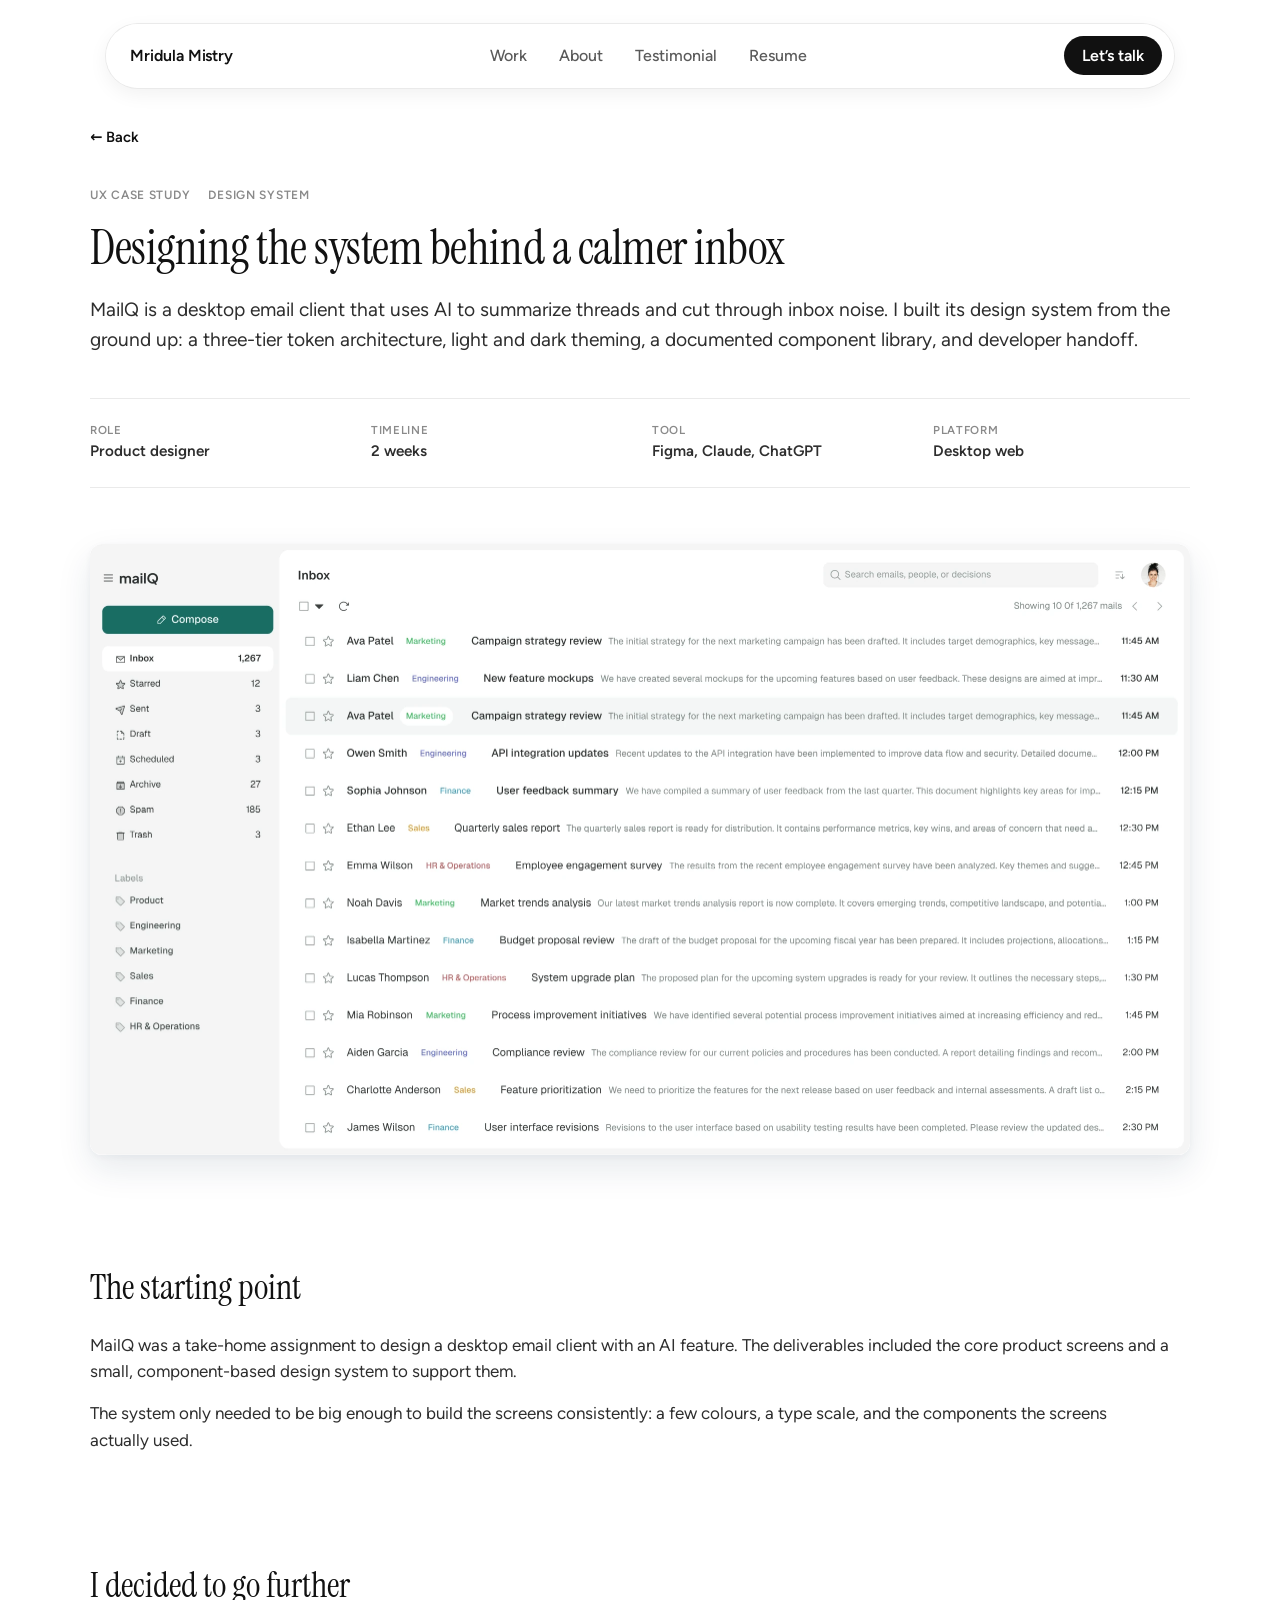
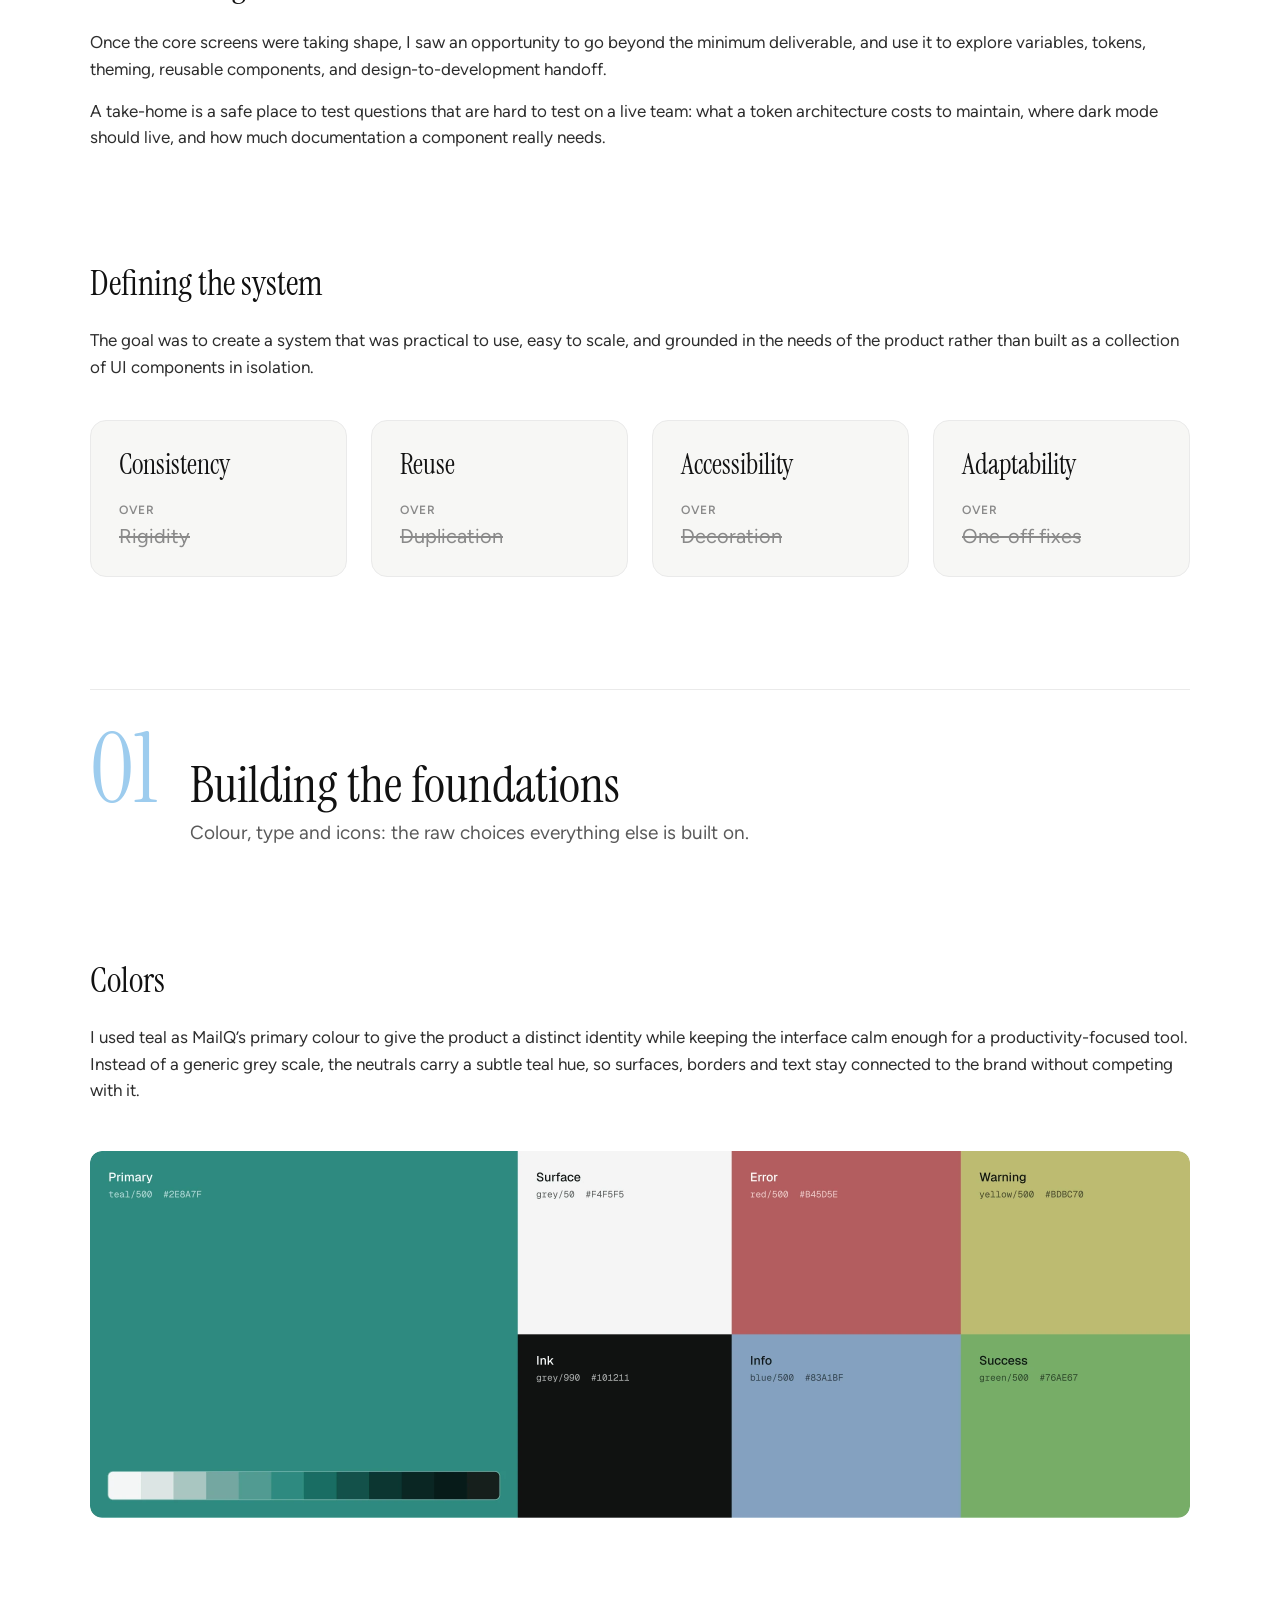
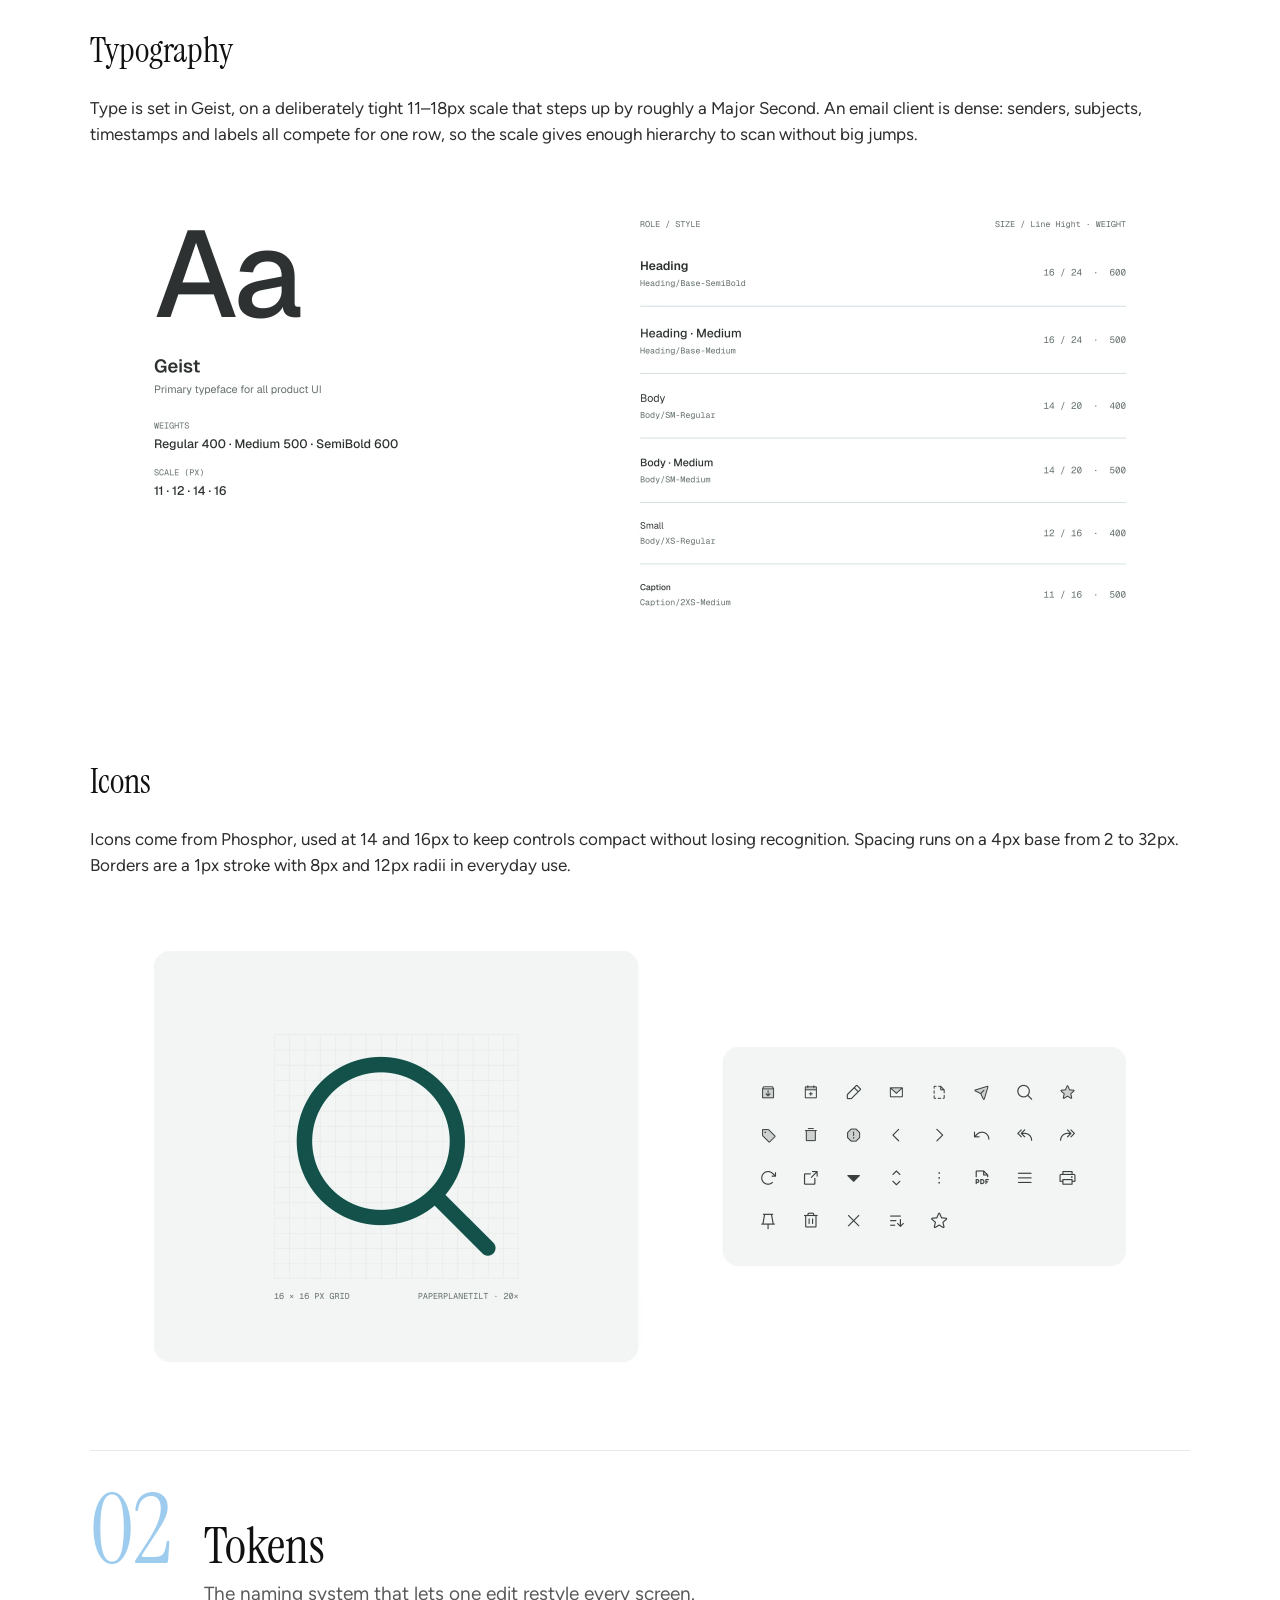
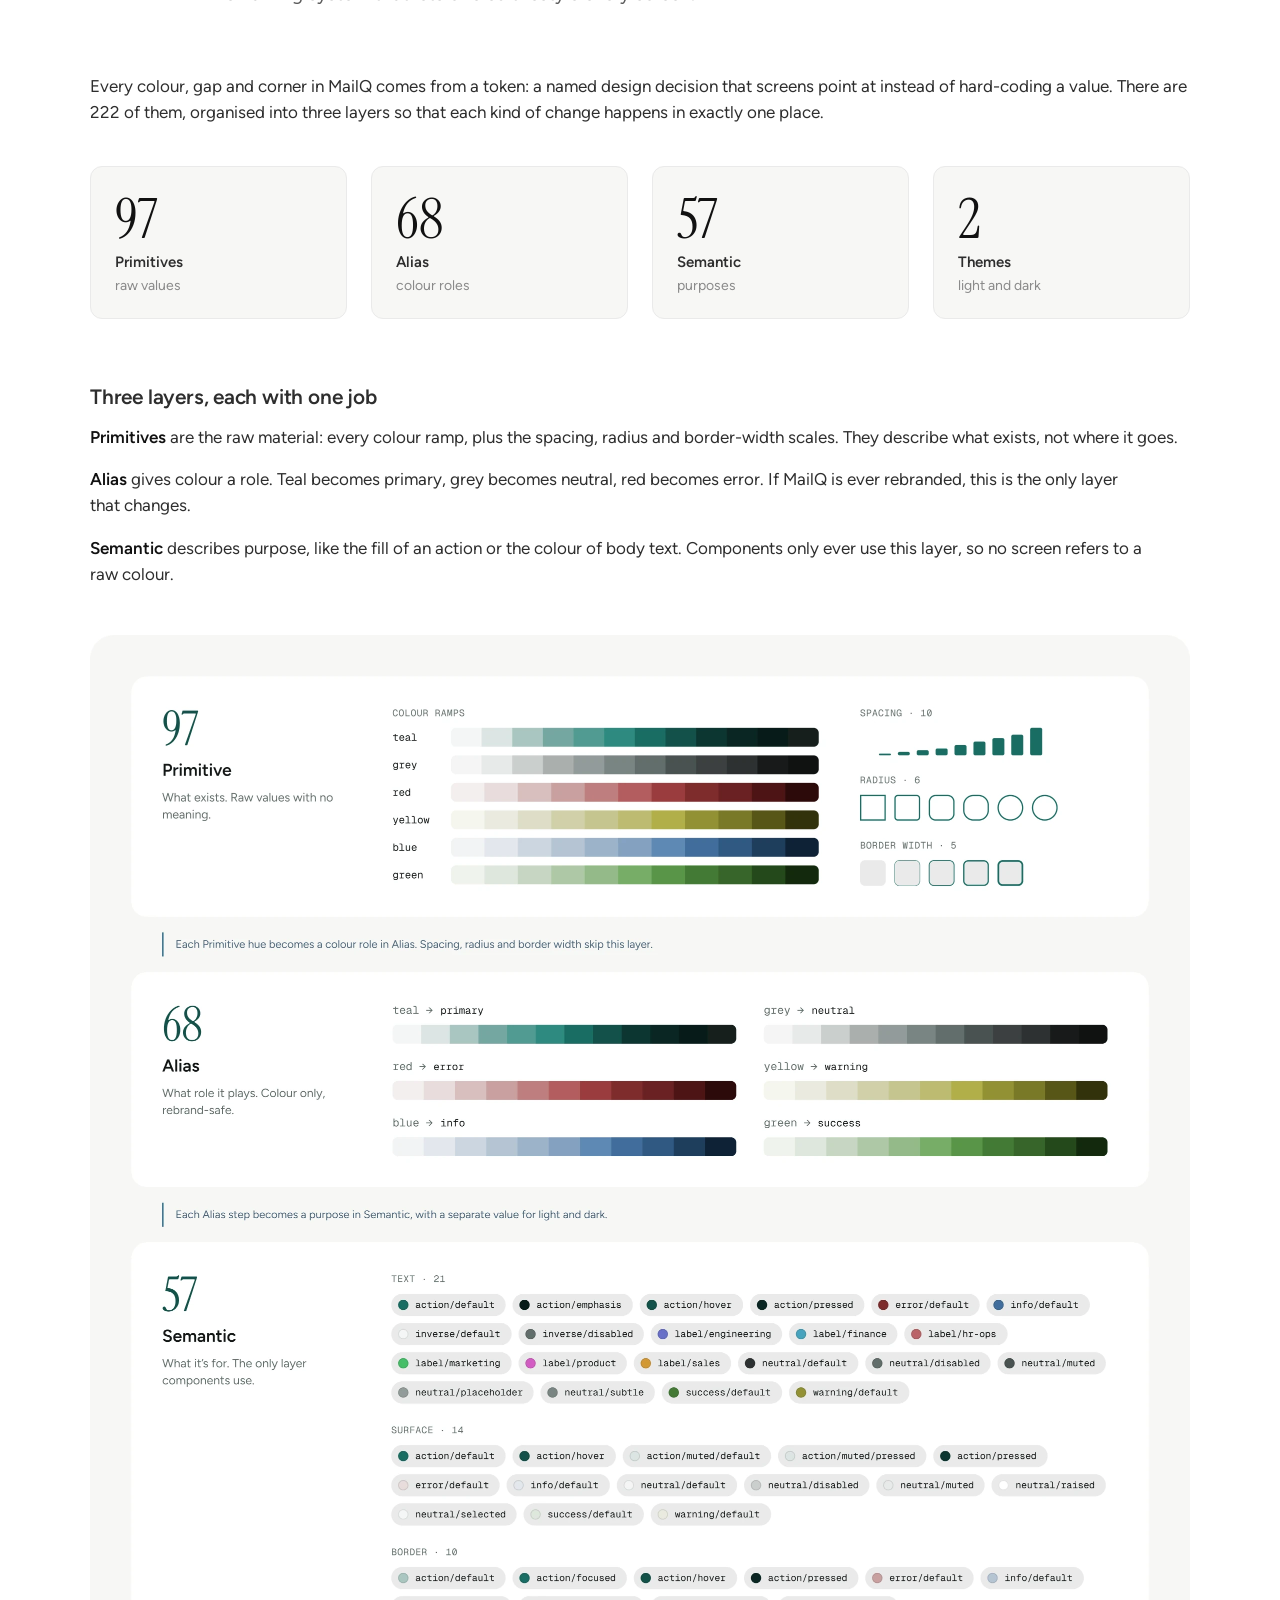
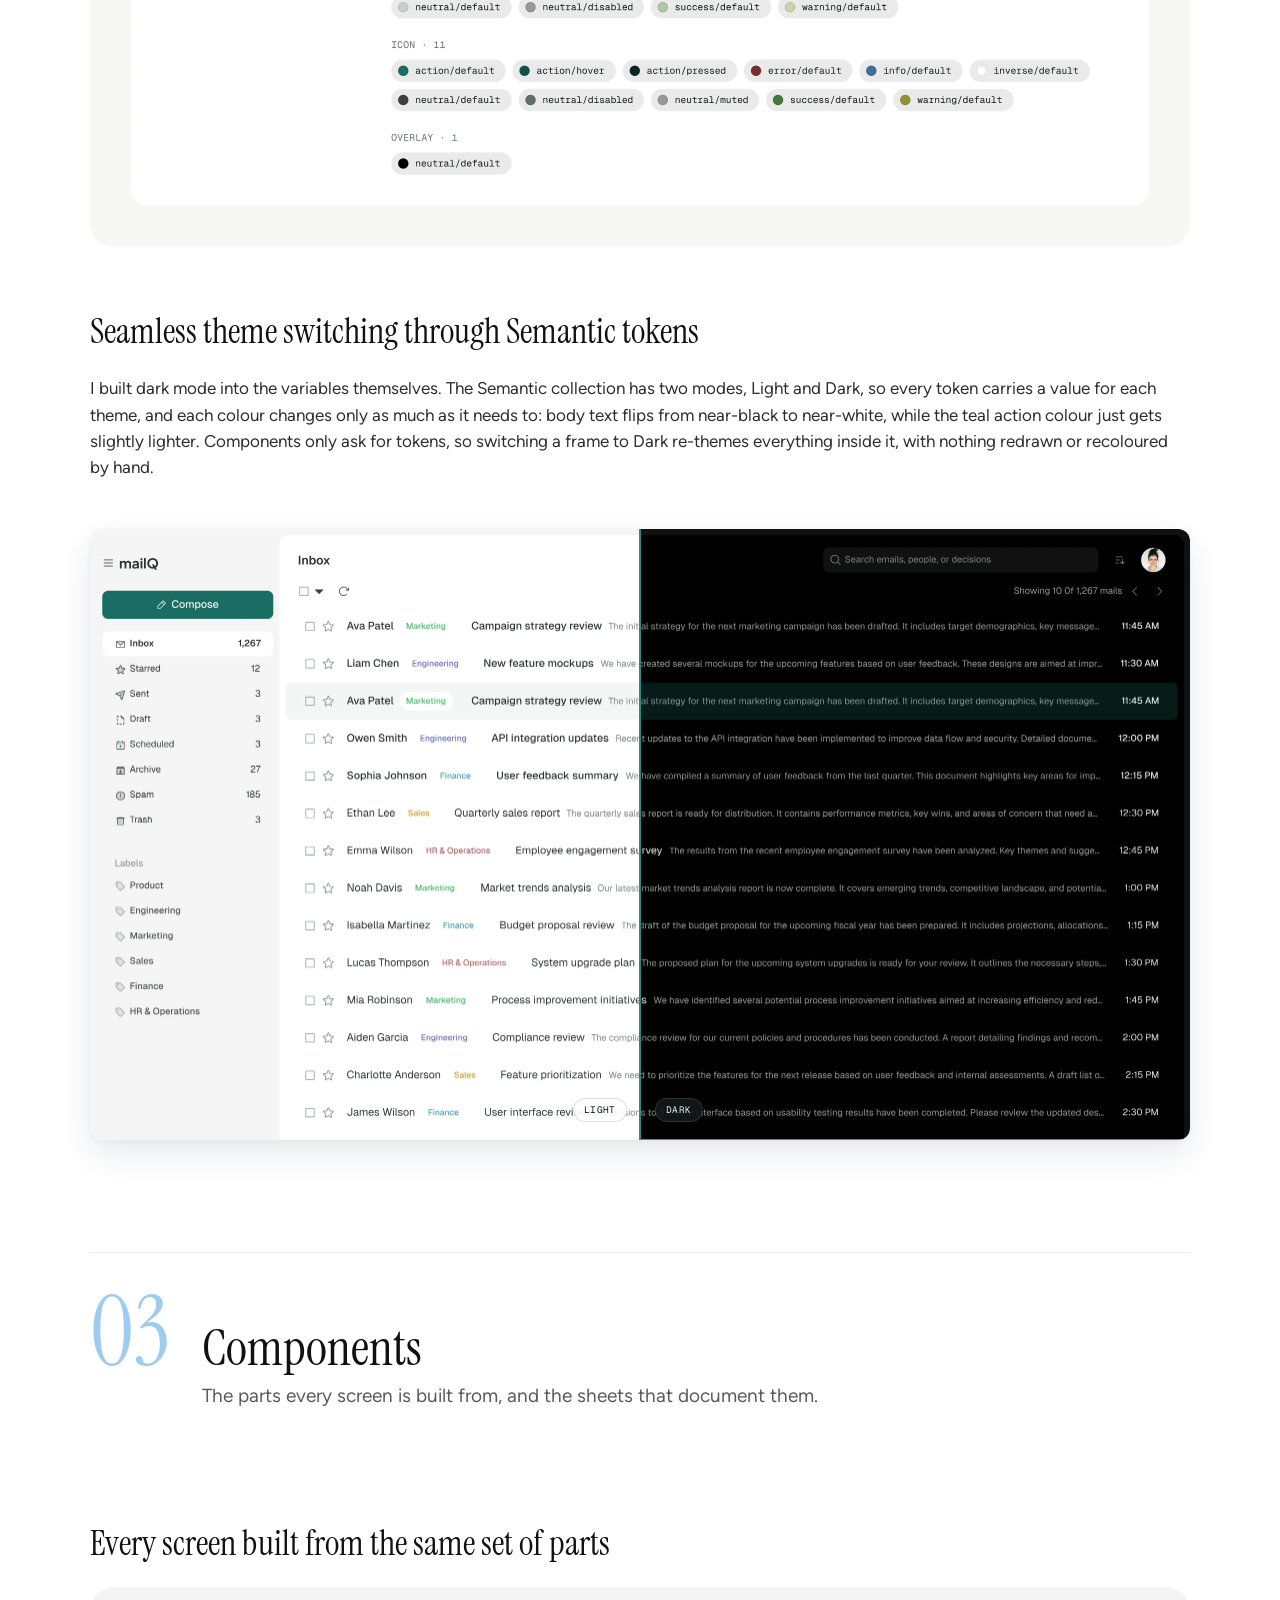
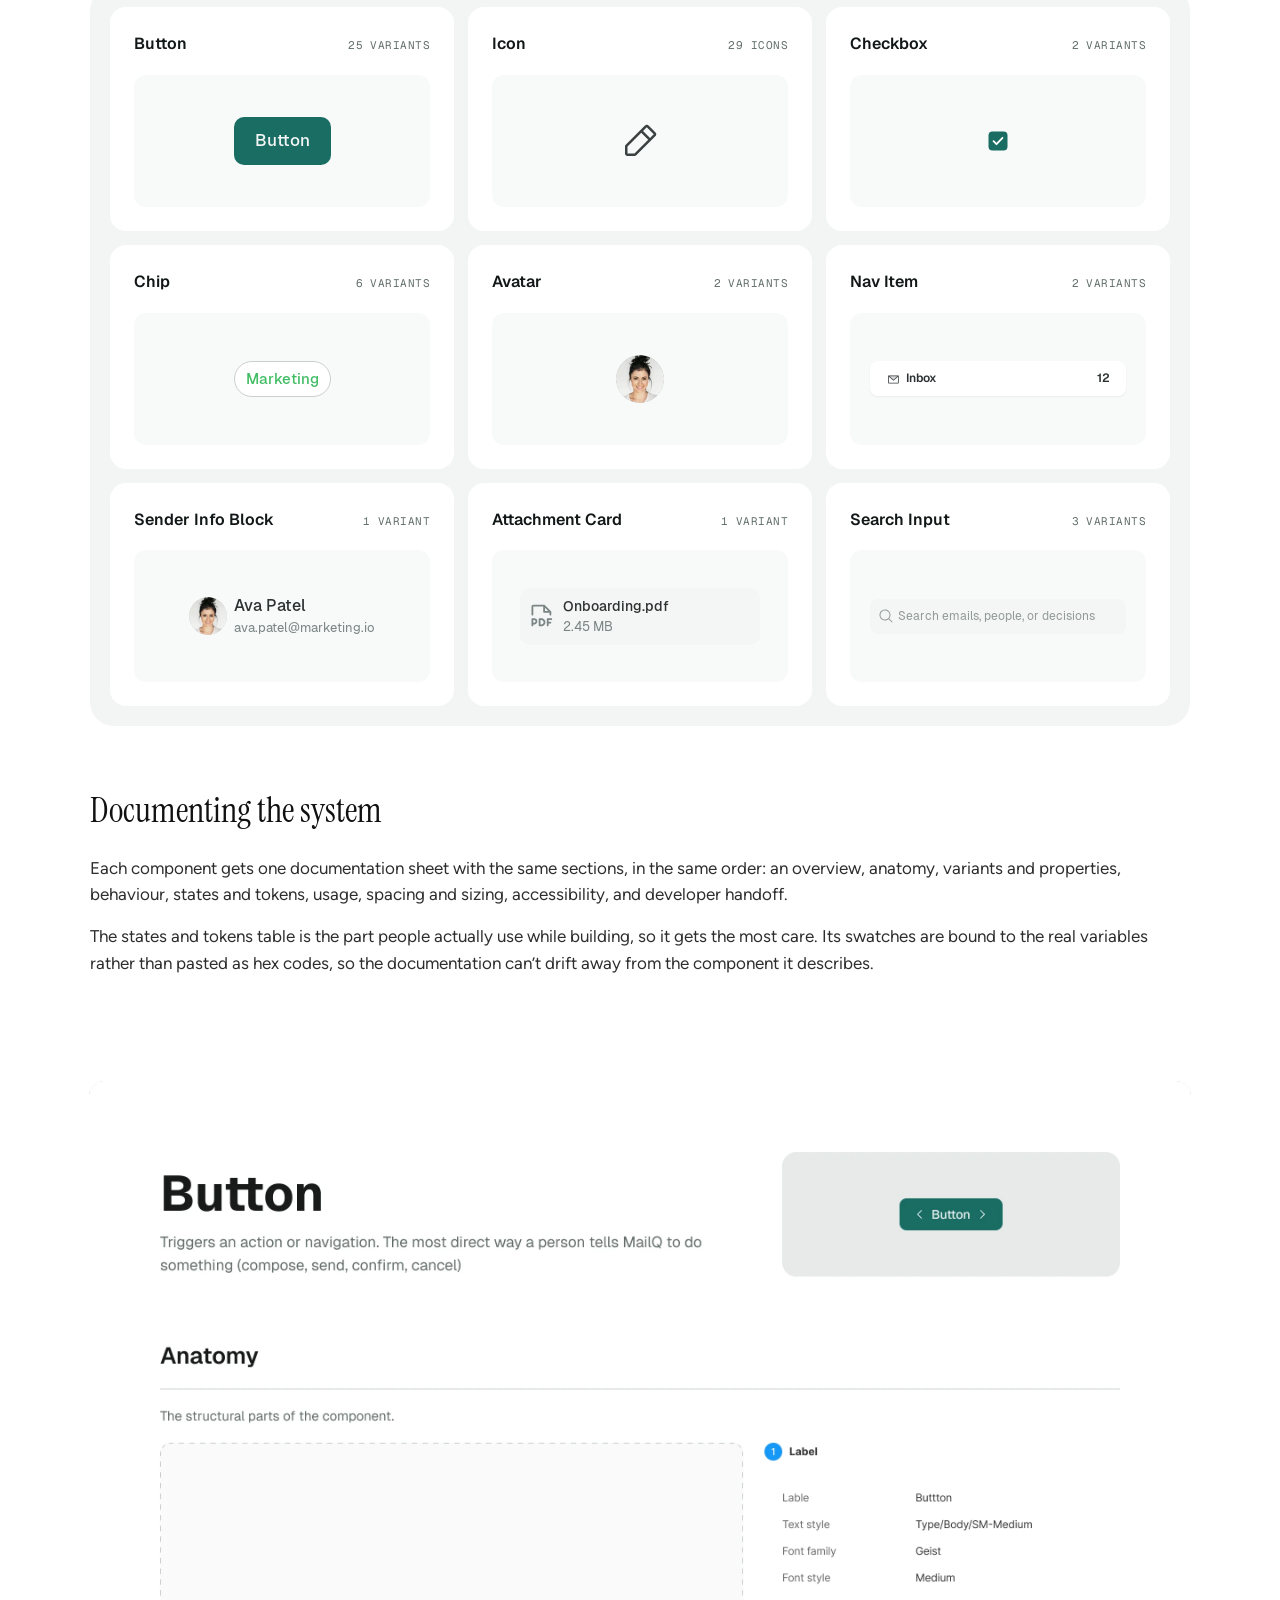
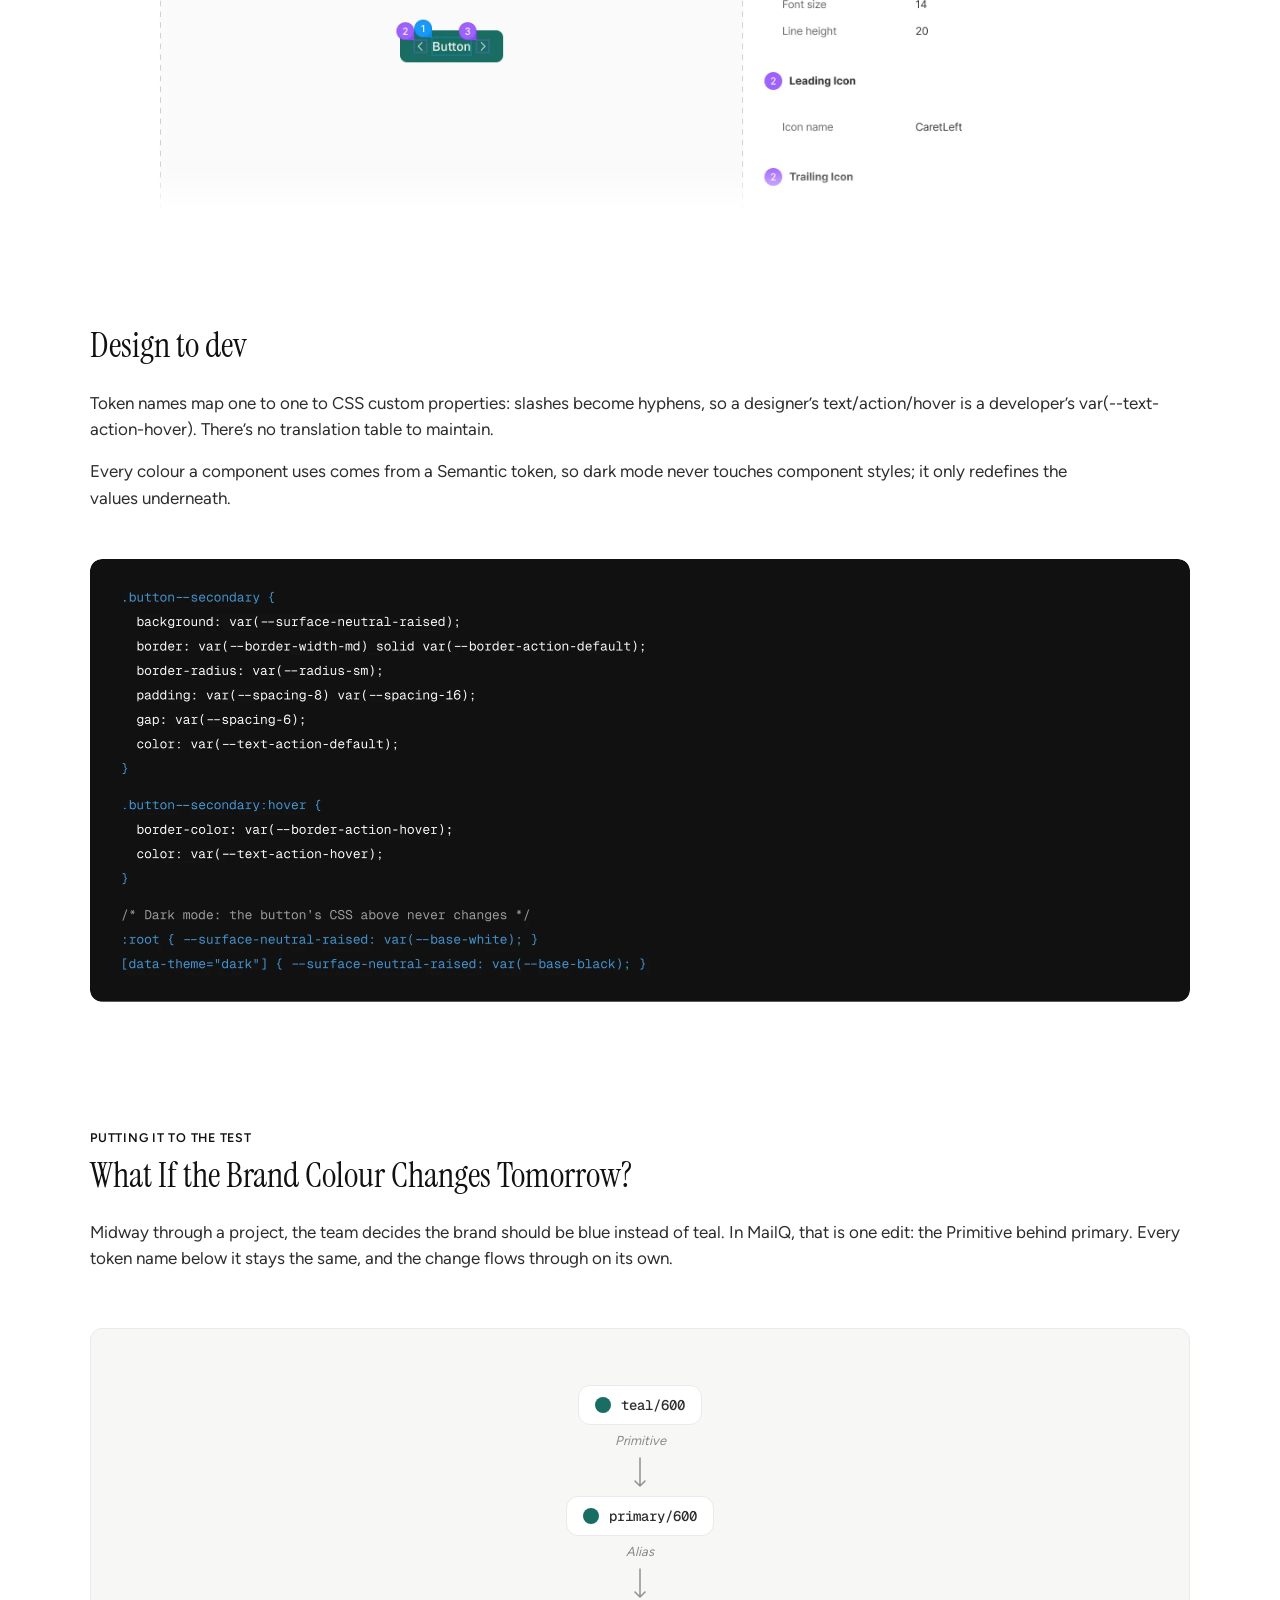
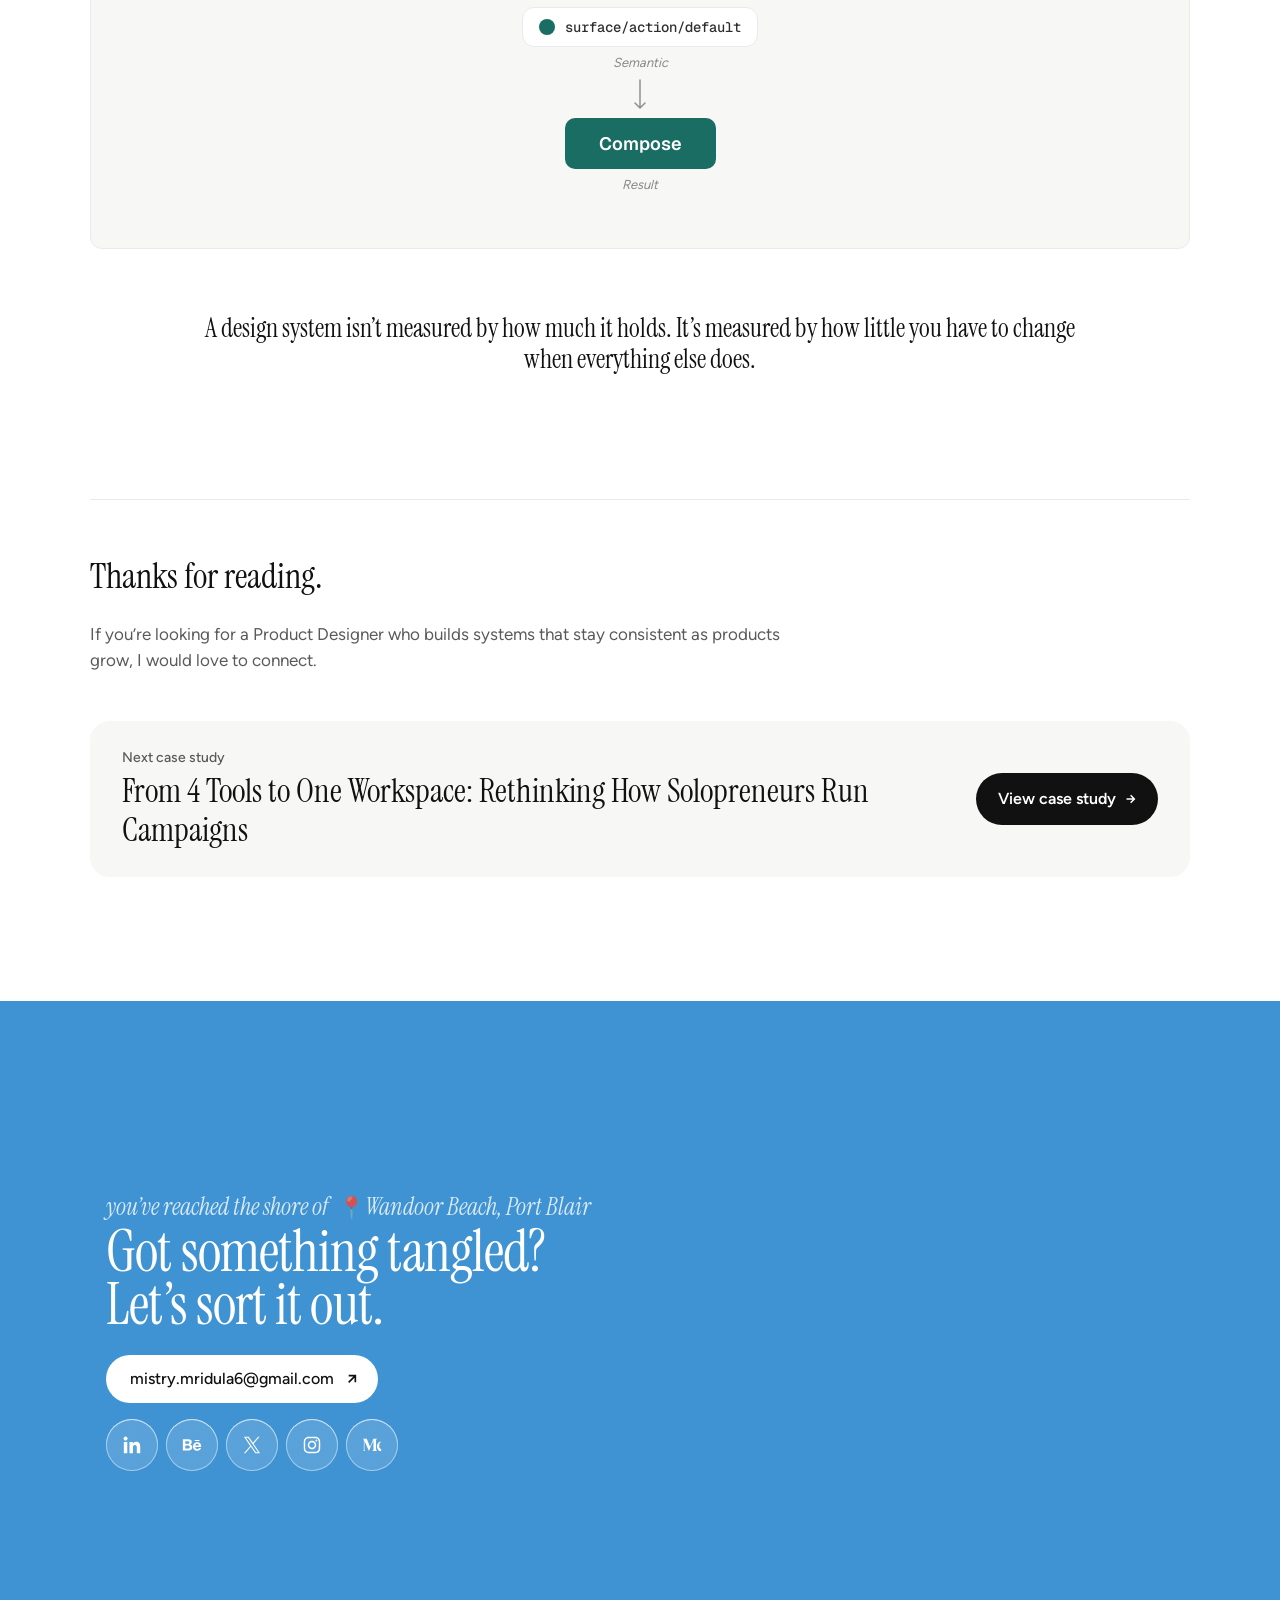
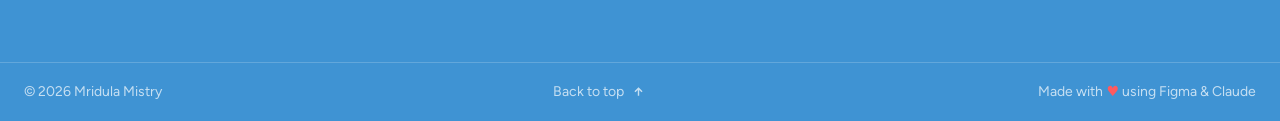
<file: case-studies/mailq.html>
<!DOCTYPE html>
<html lang="en">
<head>
<meta charset="UTF-8" />
<meta name="viewport" content="width=device-width, initial-scale=1.0" />
<title>Designing the system behind a calmer inbox — Mridula Mistry</title>
<link rel="canonical" href="https://mridula-portfolio-five.vercel.app/case-studies/mailq">
<meta property="og:type" content="article">
<meta property="og:site_name" content="Mridula Mistry">
<meta property="og:title" content="Designing the system behind a calmer inbox — Mridula Mistry">
<meta property="og:description" content="Building MailQ&#x27;s design system from the ground up: a three-tier token architecture, light and dark theming, a documented component library, and developer handoff.">
<meta property="og:url" content="https://mridula-portfolio-five.vercel.app/case-studies/mailq">
<meta property="og:image" content="https://mridula-portfolio-five.vercel.app/images/social/og-home.png">
<meta name="twitter:card" content="summary_large_image">
<link rel="icon" href="/favicon.ico" sizes="32x32">
<link rel="apple-touch-icon" href="/apple-touch-icon.png">
<!-- Analytics: paste the same Clarity / GA4 snippets used on index.html here. -->

<meta name="description" content="Building MailQ's design system from the ground up: a three-tier token architecture, light and dark theming, a documented component library, and developer handoff." />
<link rel="icon" type="image/svg+xml" href="/images/mm-favicon.svg" />
<link rel="preload" href="/fonts/instrument-serif-latin-400-normal.woff2" as="font" type="font/woff2" crossorigin>
<link rel="preload" href="/fonts/figtree-latin-400-normal.woff2" as="font" type="font/woff2" crossorigin>
<link rel="stylesheet" href="/css/base.css">
<link rel="stylesheet" href="/css/case-study.css">
<script src="/js/main.js" defer></script>
<meta name="theme-color" content="#FFFFFF">
<link rel="icon" href="/images/mm-favicon.svg" type="image/svg+xml">
<style>
  /* Figma: "Case study page: MailQ (website version)" 618:2 — sibling of /case-studies/campaign-manager.html.
     1100px content column; vertical gaps come from the Figma "space N" frames. */
  .cs{--g112:112px;--g128:128px;padding:128px 24px 0;}
  .cs-wrap{max-width:1100px;margin:0 auto;}
  .mt-40{margin-top:40px;} .mt-48{margin-top:48px;} .mt-56{margin-top:56px;} .mt-64{margin-top:64px;}
  .mt-112{margin-top:var(--g112);} .mt-128{margin-top:var(--g128);}

  /* ---------- shared type (same as Campaign Manager) ---------- */
  .cs p{margin:0;}
  .cs-h2{font-family:var(--f-display);font-weight:400;font-style:normal;font-synthesis:none;
    font-size:clamp(1.75rem,4vw,2.2rem);line-height:1.15;letter-spacing:0;color:var(--ink);}
  .cs-text{font-size:17px;line-height:1.55;color:var(--body);}
  .cs-h2 + .cs-text{margin-top:24px;}
  .cs-text + .cs-text{margin-top:16px;}
  .cs-text strong{font-weight:700;color:var(--ink);}
  .cs-label{font-weight:700;font-size:12px;line-height:normal;letter-spacing:.06em;text-transform:uppercase;color:var(--muted);}
  .cs-title{font-weight:700;font-size:20.8px;line-height:1.3;letter-spacing:-.01em;color:var(--body);}

  /* ---------- header 618:12 ---------- */
  .cs-back{display:block;width:max-content;font-weight:700;font-size:.92rem;line-height:normal;color:var(--ink);text-decoration:none;}
  .cs-back:hover{text-decoration:underline;}
  .cs-tags{display:flex;flex-wrap:wrap;gap:6px 18px;list-style:none;padding:0;margin:40px 0 0;
    font-weight:700;font-size:12px;line-height:1.5;letter-spacing:.06em;text-transform:uppercase;color:var(--muted);}
  .cs h1{margin-top:18px;font-family:var(--f-display);font-weight:400;font-style:normal;font-synthesis:none;
    font-size:clamp(2rem,5vw,3rem);line-height:1.1;letter-spacing:-.01em;color:var(--ink);}
  .cs .cs-summary{margin-top:20px;font-size:1.2rem;line-height:1.55;color:var(--body);}
  .cs-meta{display:flex;gap:24px;margin:44px 0 0;padding:24px 0;
    border-top:1.5px solid var(--hairline);border-bottom:1.5px solid var(--hairline);}
  .cs-meta > div{flex:1 1 0;min-width:0;display:flex;flex-direction:column;gap:4px;}
  .cs-meta dt{font-weight:700;font-size:11.5px;line-height:normal;letter-spacing:.06em;text-transform:uppercase;color:var(--muted);}
  .cs-meta dd{margin:0;font-weight:700;font-size:.95rem;line-height:1.4;color:var(--body);}

  /* ---------- exported visuals ---------- */
  .cs-fig{margin-left:0;margin-right:0;}
  .cs-fig img{display:block;width:100%;height:auto;border-radius:12px;}
  .cs-fig.screen img{box-shadow:var(--shadow);}          /* screens: radius + tinted shadow */
  /* documentation board is 1440 wide in Figma: full-bleed up to 1440, scrolls inside itself when narrow */
  .cs-bleed{margin-left:calc(50% - 50vw);margin-right:calc(50% - 50vw);}
  /* window 634:8312: 1440 × 888, no fill (page background), padding 64 top / 100 sides around the 1240-wide sheet 669:2.
     Padding is in % of width so the sheet keeps its Figma proportion (1240/1440) at every width.
     The full sheet scrolls vertically inside; a 48px fade in the window colour hints there's more, hidden at the end. */
  .doc-window{position:relative;max-width:1440px;margin-left:auto;margin-right:auto;aspect-ratio:1440/888;}
  .doc-window::after{content:"";position:absolute;left:0;right:0;bottom:0;height:48px;pointer-events:none;
    background:linear-gradient(to bottom,transparent,var(--cream));transition:opacity .25s var(--ease);}
  .doc-window.at-end::after{opacity:0;}
  .doc-board{height:100%;overflow-x:hidden;overflow-y:auto;padding:4.444% 6.944%;background:var(--cream);
    -webkit-overflow-scrolling:touch;scrollbar-width:thin;scrollbar-color:var(--hairline) transparent;}
  .doc-board::-webkit-scrollbar{width:6px;}
  .doc-board::-webkit-scrollbar-track{background:transparent;}
  .doc-board::-webkit-scrollbar-thumb{background:var(--hairline);border-radius:3px;}
  .doc-board:focus-visible{outline:2px solid var(--ink);outline-offset:-2px;}
  .doc-board img{display:block;width:100%;height:auto;border-radius:16px;}
  @media (max-width:899px){ .doc-window{aspect-ratio:auto;height:70vh;} }

  /* ---------- 03 trade-off cards 631:7156 ---------- */
  .tradeoffs{list-style:none;padding:0;margin:40px 0 0;display:grid;grid-template-columns:repeat(4,minmax(0,1fr));gap:24px;}
  .tradeoffs li{display:flex;flex-direction:column;gap:6px;padding:28px;background:var(--paper);
    border:1.5px solid var(--hairline);border-radius:16px;}
  .to-win{font-family:var(--f-display);font-weight:400;font-synthesis:none;font-size:28px;line-height:1.15;letter-spacing:0;color:var(--ink);}
  /* Figma's 10px spacer is itself a flex item, so it adds another 6px gap: title → OVER = 6 + 10 + 6 */
  .tradeoffs .cs-label{margin-top:16px;line-height:1.2;}
  .to-lose{font-size:20px;line-height:1.2;color:var(--muted);text-decoration:line-through;}

  /* ---------- chapter bands 618:482 / 631:7144 / 618:5044 ---------- */

  /* ---------- 07 token stats 618:5004 ---------- */
  .stats{list-style:none;padding:0;margin:40px 0 0;display:grid;grid-template-columns:repeat(4,minmax(0,1fr));gap:24px;}
  .stats li{display:flex;flex-direction:column;gap:6px;padding:24px;background:var(--paper);
    border:1.5px solid var(--hairline);border-radius:12px;}
  .stat-num{font-family:var(--f-display);font-weight:400;font-synthesis:none;font-size:56px;line-height:1;color:var(--ink);}
  .stat-name{font-weight:700;font-size:15px;line-height:normal;color:var(--body);}
  .stat-sub{font-size:14px;line-height:normal;color:var(--muted);}

  /* ---------- 07 three layers 618:5022 ---------- */
  .layers .cs-title + .cs-text{margin-top:14px;}

  /* ---------- 08 light/dark crossover 627:2261 ----------
     Two stacked exports of the same screen; the dark one is revealed by an animated clip-path.
     Seam and LIGHT/DARK pills use fixed palette tokens (they sit on the screenshots, so they don't flip in lamp mode). */
  @property --split{syntax:'<percentage>';inherits:true;initial-value:50%;}
  .ld{--split:50%;--ld-seam:#2E8A80;position:relative;overflow:hidden;border-radius:12px;box-shadow:var(--shadow);
    aspect-ratio:1100/611;}
  .ld img{position:absolute;inset:0;display:block;width:100%;height:100%;}
  .ld-dark{position:absolute;inset:0;clip-path:inset(0 0 0 var(--split));}
  .ld-edge{position:absolute;top:0;bottom:0;left:var(--split);width:0;pointer-events:none;}
  .ld-edge::before{content:"";position:absolute;top:0;bottom:0;left:-.86px;width:1.72px;background:var(--ld-seam);}
  .ld-pill{position:absolute;bottom:17.2px;padding:5.16px 10.3px;border-radius:999px;border:.86px solid;
    font-family:'Geist Mono',ui-monospace,monospace;font-weight:400;font-size:9.45px;line-height:normal;letter-spacing:.04em;white-space:nowrap;}
  .ld-pill.light{right:13px;background:rgba(255,255,255,.92);border-color:rgba(0,0,0,.12);color:#121717;}
  .ld-pill.dark{left:14.6px;background:rgba(18,23,23,.92);border-color:rgba(255,255,255,.12);color:#E5EDEB;}
  @media (prefers-reduced-motion:no-preference){
    /* wipe in right→left (1.4s), hold dark (1.2s), wipe back (1.4s), hold light (1.2s) */
    .ld{animation:ld-wipe 5.2s infinite;}
    @keyframes ld-wipe{
      0%{--split:100%;animation-timing-function:ease-in-out;}
      26.92%{--split:0%;}
      50%{--split:0%;animation-timing-function:ease-in-out;}
      76.92%{--split:100%;}
      100%{--split:100%;}
    }
  }

  /* ---------- 12 Putting it to the test 680:2 ----------
     Pill swatches and the button use MailQ's own product colours (teal/600 → blue/600), a deliberate exception to the site tokens. */
  @font-face{font-family:'Geist';src:url('/fonts/geist-latin-600-normal.woff2') format('woff2');
    font-weight:600;font-style:normal;font-display:swap;}
  @font-face{font-family:'Geist Mono';src:url('/fonts/geist-mono-latin-500-normal.woff2') format('woff2');
    font-weight:500;font-style:normal;font-display:swap;}
  @font-face{font-family:'Karla';src:url('/fonts/karla-latin-400-italic.woff2') format('woff2');
    font-weight:400;font-style:italic;font-display:swap;}
  .ptt{--teal:#196D63;--blue:#5E89B4;}
  .ptt-label{font-weight:700;font-size:12.5px;line-height:normal;letter-spacing:.06em;text-transform:uppercase;color:var(--ink);}
  .ptt-label + .cs-h2{margin-top:10px;}
  .chains{margin-top:56px;display:flex;justify-content:center;gap:64px;padding:56px 0;background:var(--paper);
    border:1.5px solid var(--hairline);border-radius:12px;}
  .chain{display:flex;flex-direction:column;align-items:center;min-width:0;}
  .chain-blue{display:none;--c:var(--blue);}
  .tk{display:flex;align-items:center;gap:10px;padding:10px 16px;border-radius:12px;background:var(--cream);
    border:1.5px solid var(--hairline);font-family:'Geist Mono',ui-monospace,monospace;font-weight:500;font-size:14px;
    line-height:normal;color:var(--body);white-space:nowrap;}
  .tk-dot{flex:none;width:16px;height:16px;border-radius:50%;background:var(--c,var(--teal));transition:background-color .6s ease;}
  .cs .tk-cap{margin-top:8px;font-style:italic;font-size:13px;line-height:normal;color:var(--muted);text-align:center;}
  .tk-arrow{display:block;width:10px;height:28px;margin:10px 0;overflow:visible;color:var(--ink);opacity:.45;transition:opacity .3s ease;}
  .tk-arrow.on{opacity:1;}
  .tk-btn{padding:14px 34px;border-radius:10px;background:var(--c,var(--teal));transition:background-color .6s ease;
    font-family:'Geist',var(--f-body);font-weight:600;font-size:18px;line-height:normal;color:#fff;white-space:nowrap;}
  .cs .ptt-close{max-width:880px;margin:64px auto 0;font-family:var(--f-display);font-weight:400;font-synthesis:none;
    font-size:26px;line-height:1.2;letter-spacing:0;color:var(--ink);text-align:center;}
  /* reduced motion: no loop, show the before and after side by side */
  @media (prefers-reduced-motion:reduce){
    .chain-blue{display:flex;}
    .tk-dot,.tk-btn,.tk-arrow{transition:none;}
  }

  

  /* cards: 4 across needs ~1000px before 28px "Accessibility" outgrows its card, so go to 2 columns a little early */
  @media (max-width:1000px){
    .tradeoffs,.stats{grid-template-columns:repeat(2,minmax(0,1fr));}
  }
  /* ---------- below 900px: the design is desktop-only, so adapt ---------- */
  @media (max-width:900px){
    .cs{--g112:88px;--g128:96px;}
    .cs-meta{display:grid;grid-template-columns:repeat(2,minmax(0,1fr));gap:20px 24px;}
  }
  @media (max-width:640px){
    .cs{--g112:72px;--g128:80px;padding:108px 16px 0;}
    .cs-summary{font-size:1.08rem;}
    .tk{gap:8px;padding:8px 12px;font-size:12.5px;}
    .tk-dot{width:14px;height:14px;}
    .tk-btn{padding:12px 28px;font-size:16px;}
    .cs .ptt-close{font-size:22px;}
    .ld-pill{font-size:8px;padding:4px 8px;bottom:10px;}
  }
  @media (max-width:599px){
    .chains{flex-direction:column;align-items:center;gap:48px;}
  }
  @media (max-width:560px){
    .tradeoffs,.stats{grid-template-columns:minmax(0,1fr);}
  }

/* Part divider: hairline, pale numeral, title (replaces the old blue band) */
.part{display:flex;align-items:baseline;gap:32px;padding-top:32px;border-top:1px solid var(--line);}
.part-num{flex:none;font-family:var(--serif);font-size:96px;line-height:1;color:#9DCCEE;}
.part-text{min-width:0;}
.part .part-title{margin:0;font-family:var(--serif);font-weight:400;font-size:clamp(40px,4vw,56px);line-height:1.05;color:var(--ink);text-wrap:balance;}
.part .part-desc{margin-top:8px;font-size:19px;line-height:1.5;color:var(--ink-2);}
.sr-only{position:absolute;width:1px;height:1px;padding:0;margin:-1px;overflow:hidden;clip:rect(0,0,0,0);white-space:nowrap;border:0;}
@media (max-width:760px){.part{gap:18px;padding-top:24px;}.part-num{font-size:60px;}.part .part-desc{font-size:17px;}}

/* Component board, rebuilt from the MailQ Figma file (489:3025) */
@font-face{font-family:'Geist';src:url('/fonts/geist-sans-latin-400-normal.woff2') format('woff2');font-weight:400;font-display:swap;}
@font-face{font-family:'Geist';src:url('/fonts/geist-sans-latin-500-normal.woff2') format('woff2');font-weight:500;font-display:swap;}
@font-face{font-family:'Geist Mono';src:url('/fonts/geist-mono-latin-400-normal.woff2') format('woff2');font-weight:400;font-display:swap;}
.mq-board{margin:0;padding:20px;border-radius:24px;background:#F3F5F4;}
.mq-grid{list-style:none;margin:0;padding:0;display:grid;grid-template-columns:repeat(3,minmax(0,1fr));gap:14px;}
.mq-card{display:flex;flex-direction:column;gap:18px;padding:24px;border-radius:16px;background:#fff;}
.mq-head{display:flex;justify-content:space-between;align-items:baseline;gap:12px;}
.mq-name{font-family:'Geist',var(--f-body);font-weight:600;font-size:16px;color:#121717;}
.mq-count{font-family:'Geist Mono',ui-monospace,monospace;font-weight:400;font-size:11px;letter-spacing:.04em;text-transform:uppercase;color:#616E6B;white-space:nowrap;}
.mq-stage{height:132px;display:flex;align-items:center;justify-content:center;padding:20px;border-radius:12px;background:#F8F9F9;font-family:'Geist',var(--f-body);}
.mq-btn{padding:10px 21px;border-radius:10px;background:#196D63;color:#F4F6F6;font-weight:500;font-size:17px;}
.mq-chip{padding:5px 11px;border-radius:999px;background:#fff;border:.7px solid #CACECD;color:#43BD66;font-weight:500;font-size:15px;}
.mq-av{width:48px;height:48px;border-radius:50%;}
.mq-av--sm{width:38px;height:38px;}
.mq-nav{width:100%;max-width:296px;display:flex;justify-content:space-between;align-items:center;padding:8px 16px;border-radius:8px;background:#fff;color:#2C3131;font-weight:600;font-size:12px;box-shadow:0 1px 2px rgba(18,23,23,.06);}
.mq-nav>span:first-child{display:flex;align-items:center;gap:6px;}
.mq-sender,.mq-att{display:flex;align-items:center;gap:7px;}
.mq-sender b,.mq-att b{display:block;font-weight:500;color:#2C3131;}
.mq-sender i,.mq-att i{display:block;font-style:normal;font-weight:400;font-size:13px;color:#7A8584;}
.mq-sender b{font-size:16px;}
.mq-att{width:100%;max-width:240px;padding:7px;border-radius:10px;background:#F4F5F5;}
.mq-att b{font-size:14px;}
.mq-search{width:100%;max-width:296px;display:flex;align-items:center;gap:4px;padding:8px;border-radius:8px;background:#F4F5F5;color:#929B9A;font-size:12px;white-space:nowrap;overflow:hidden;}
@media (max-width:900px){.mq-grid{grid-template-columns:repeat(2,minmax(0,1fr));}}
@media (max-width:560px){.mq-grid{grid-template-columns:minmax(0,1fr);}.mq-board{padding:12px;border-radius:18px;}}
  /* Screens use the Figma shadow, no ring */
  body .cs-fig.screen img, body .ld{box-shadow:0 2px 6px rgba(15,53,80,.04),0 14px 34px rgba(15,53,80,.10);}
</style>
</head>
<body>

<a class="skip-link" href="#main">Skip to content</a>
<header class="nav-shell">
<nav class="nav" aria-label="Main">
<a href="/" class="wordmark">Mridula Mistry</a>
<div class="nav-links"><a href="/#work">Work</a><a href="/about">About</a><a href="/#kind">Testimonial</a><a href="https://drive.google.com/file/d/1Jns75wjYnaLUI4F77qrDoTa8SmW4ctKh/view?usp=sharing" target="_blank" rel="noopener">Resume</a></div>
<div class="nav-right"><a href="/#talk" class="nav-cta">Let’s talk</a><button class="nav-menu" type="button" aria-label="Menu" aria-expanded="false"><span></span></button></div>
</nav>
<div class="nav-sheet"><a href="/#work">Work</a><a href="/about">About</a><a href="/#kind">Testimonial</a><a href="https://drive.google.com/file/d/1Jns75wjYnaLUI4F77qrDoTa8SmW4ctKh/view?usp=sharing" target="_blank" rel="noopener">Resume</a></div>
</header>

<main id="main" class="cs">
  <article class="cs-wrap">

    <!-- Header 618:12 -->
    <header>
      <a class="cs-back" href="/#work">&larr; Back</a>
      <ul class="cs-tags">
        <li>UX Case Study</li><li>Design System</li>
      </ul>
      <h1>Designing the system behind a calmer inbox</h1>
      <p class="cs-summary">MailQ is a desktop email client that uses AI to summarize threads and cut through inbox noise. I built its design system from the ground up: a three-tier token architecture, light and dark theming, a documented component library, and developer handoff.</p>
      <dl class="cs-meta">
        <div><dt>Role</dt><dd>Product designer</dd></div>
        <div><dt>Timeline</dt><dd>2 weeks</dd></div>
        <div><dt>Tool</dt><dd>Figma, Claude, ChatGPT</dd></div>
        <div><dt>Platform</dt><dd>Desktop web</dd></div>
      </dl>
    </header>

    <!-- Hero screen 627:1475 -->
    <figure class="cs-fig screen mt-56">
      <img src="/images/case-studies/mailq/hero-email-list.webp" width="1100" height="612"
           alt="MailQ inbox in light mode: a teal Compose button and folder list on the left, and a list of emails with sender, coloured team label, subject, preview and time.">
    </figure>

    <!-- 01 Context 618:443 -->
    <section class="mt-112">
      <h2 class="cs-h2">The starting point</h2>
      <p class="cs-text">MailQ was a take-home assignment to design a desktop email client with an AI feature. The deliverables included the core product screens and a small, component-based design system to support them.</p>
      <p class="cs-text">The system only needed to be big enough to build the screens consistently: a few colours, a type scale, and the components the screens actually used.</p>
    </section>

    <!-- 02 Scope 618:452 -->
    <section class="mt-112">
      <h2 class="cs-h2">I decided to go further</h2>
      <p class="cs-text">Once the core screens were taking shape, I saw an opportunity to go beyond the minimum deliverable, and use it to explore variables, tokens, theming, reusable components, and design-to-development handoff.</p>
      <p class="cs-text">A take-home is a safe place to test questions that are hard to test on a live team: what a token architecture costs to maintain, where dark mode should live, and how much documentation a component really needs.</p>
    </section>

    <!-- 03 Principles 618:461 + trade-offs 631:7156 -->
    <section class="mt-112">
      <h2 class="cs-h2">Defining the system</h2>
      <p class="cs-text">The goal was to create a system that was practical to use, easy to scale, and grounded in the needs of the product rather than built as a collection of UI components in isolation.</p>
      <ul class="tradeoffs">
        <li><p class="to-win">Consistency</p><p class="cs-label">Over</p><p class="to-lose">Rigidity</p></li>
        <li><p class="to-win">Reuse</p><p class="cs-label">Over</p><p class="to-lose">Duplication</p></li>
        <li><p class="to-win">Accessibility</p><p class="cs-label">Over</p><p class="to-lose">Decoration</p></li>
        <li><p class="to-win">Adaptability</p><p class="cs-label">Over</p><p class="to-lose">One-off fixes</p></li>
      </ul>
    </section>

    <!-- Chapter band 618:482 -->
    <section class="mt-112" aria-labelledby="part-1">
      <div class="part">
        <span class="part-num" aria-hidden="true">01</span>
        <div class="part-text">
          <h2 class="part-title" id="part-1"><span class="sr-only">Part one: </span>Building the foundations</h2>
          <p class="part-desc">Colour, type and icons: the raw choices everything else is built on.</p>
        </div>
      </div>

      <!-- 04 Colour 618:4967 + board 627:1581 -->
      <div class="mt-112">
        <h3 class="cs-h2">Colors</h3>
        <p class="cs-text">I used teal as MailQ’s primary colour to give the product a distinct identity while keeping the interface calm enough for a productivity-focused tool. Instead of a generic grey scale, the neutrals carry a subtle teal hue, so surfaces, borders and text stay connected to the brand without competing with it.</p>
        <figure class="cs-fig mt-48">
          <img src="/images/case-studies/mailq/colour-palette.webp" width="1100" height="367" loading="lazy"
               alt="MailQ colour palette: Primary teal/500 (#2E8A7F) with its full teal ramp, Surface grey/50, Ink grey/990, and the status colours Error red/500, Info blue/500, Warning yellow/500 and Success green/500.">
        </figure>
      </div>

      <!-- 05 Type 618:4977 + board 627:1639 -->
      <div class="mt-112">
        <h3 class="cs-h2">Typography</h3>
        <p class="cs-text">Type is set in Geist, on a deliberately tight 11–18px scale that steps up by roughly a Major Second. An email client is dense: senders, subjects, timestamps and labels all compete for one row, so the scale gives enough hierarchy to scan without big jumps.</p>
        <figure class="cs-fig mt-48">
          <img src="/images/case-studies/mailq/typography.webp" width="1100" height="454" loading="lazy"
               alt="Type specimen: Geist as the primary UI typeface in Regular 400, Medium 500 and SemiBold 600, and a type scale from Heading 16/24 down to Caption 11/16.">
        </figure>
      </div>

      <!-- 06 Icons 618:4987 + board 627:1686 -->
      <div class="mt-112">
        <h3 class="cs-h2">Icons</h3>
        <p class="cs-text">Icons come from Phosphor, used at 14 and 16px to keep controls compact without losing recognition. Spacing runs on a 4px base from 2 to 32px. Borders are a 1px stroke with 8px and 12px radii in everyday use.</p>
        <figure class="cs-fig mt-48">
          <img src="/images/case-studies/mailq/iconography.webp" width="1100" height="459" loading="lazy"
               alt="Iconography board: a magnifying-glass icon enlarged on a 16 by 16px keyline grid, next to the full set of MailQ&#39;s Phosphor icons, from archive and compose to reply, forward, pin and print.">
        </figure>
      </div>
    </section>

    <!-- Chapter band 631:7144 -->
    <section class="mt-64" aria-labelledby="part-2">
      <div class="part">
        <span class="part-num" aria-hidden="true">02</span>
        <div class="part-text">
          <h2 class="part-title" id="part-2"><span class="sr-only">Part two: </span>Tokens</h2>
          <p class="part-desc">The naming system that lets one edit restyle every screen.</p>
        </div>
      </div>

      <!-- 07 Tokens 618:4997, stats 618:5004, three layers 618:5022, diagram 627:1831 -->
      <div class="mt-64">
        <p class="cs-text">Every colour, gap and corner in MailQ comes from a token: a named design decision that screens point at instead of hard-coding a value. There are 222 of them, organised into three layers so that each kind of change happens in exactly one place.</p>
        <ul class="stats">
          <li><span class="stat-num">97</span><span class="stat-name">Primitives</span><span class="stat-sub">raw values</span></li>
          <li><span class="stat-num">68</span><span class="stat-name">Alias</span><span class="stat-sub">colour roles</span></li>
          <li><span class="stat-num">57</span><span class="stat-name">Semantic</span><span class="stat-sub">purposes</span></li>
          <li><span class="stat-num">2</span><span class="stat-name">Themes</span><span class="stat-sub">light and dark</span></li>
        </ul>
      </div>

      <div class="layers mt-64">
        <h3 class="cs-title">Three layers, each with one job</h3>
        <p class="cs-text"><strong>Primitives</strong> are the raw material: every colour ramp, plus the spacing, radius and border-width scales. They describe what exists, not where it goes.</p>
        <p class="cs-text"><strong>Alias</strong> gives colour a role. Teal becomes primary, grey becomes neutral, red becomes error. If MailQ is ever rebranded, this is the only layer that changes.</p>
        <p class="cs-text"><strong>Semantic</strong> describes purpose, like the fill of an action or the colour of body text. Components only ever use this layer, so no screen refers to a raw colour.</p>
        <figure class="cs-fig mt-48">
          <img src="/images/case-studies/mailq/token-layer-diagram.webp" width="1100" height="1212" loading="lazy"
               alt="Token layer diagram. 97 Primitives: colour ramps plus spacing, radius and border-width scales. 68 Alias: each hue mapped to a role, such as teal to primary and red to error. 57 Semantic: purpose tokens for text, surface, border, icon and overlay, each with a light and dark value.">
        </figure>
      </div>

      <!-- 08 Theming 618:5034 + light/dark crossover 627:2261 -->
      <div class="mt-64">
        <h3 class="cs-h2">Seamless theme switching through Semantic tokens</h3>
        <p class="cs-text">I built dark mode into the variables themselves. The Semantic collection has two modes, Light and Dark, so every token carries a value for each theme, and each colour changes only as much as it needs to: body text flips from near-black to near-white, while the teal action colour just gets slightly lighter. Components only ask for tokens, so switching a frame to Dark re-themes everything inside it, with nothing redrawn or recoloured by hand.</p>
        <figure class="ld mt-48" role="img" aria-label="The same MailQ inbox screen shown in light and dark themes, with a divider sweeping across to reveal one theme over the other.">
          <img src="/images/case-studies/mailq/light-dark-split-light.webp" width="1100" height="612" loading="lazy" alt="">
          <div class="ld-dark"><img src="/images/case-studies/mailq/light-dark-split-dark.webp" width="1100" height="612" loading="lazy" alt=""></div>
          <div class="ld-edge" aria-hidden="true"><span class="ld-pill light">LIGHT</span><span class="ld-pill dark">DARK</span></div>
        </figure>
      </div>
    </section>

    <!-- Chapter band 618:5044 -->
    <section class="mt-112" aria-labelledby="part-3">
      <div class="part">
        <span class="part-num" aria-hidden="true">03</span>
        <div class="part-text">
          <h2 class="part-title" id="part-3"><span class="sr-only">Part three: </span>Components</h2>
          <p class="part-desc">The parts every screen is built from, and the sheets that document them.</p>
        </div>
      </div>

      <!-- 09 Components 618:5048 + board 627:2480 -->
      <div class="mt-112">
        <h3 class="cs-h2">Every screen built from the same set of parts</h3>
        <figure class="mq-board" style="margin-top:24px">
          <ul class="mq-grid" aria-label="Nine MailQ components with their variant counts">
            <li class="mq-card"><div class="mq-head"><span class="mq-name">Button</span><span class="mq-count">25 variants</span></div><div class="mq-stage"><span class="mq-btn">Button</span></div></li>
            <li class="mq-card"><div class="mq-head"><span class="mq-name">Icon</span><span class="mq-count">29 icons</span></div><div class="mq-stage"><svg viewBox="0 0 40 40" width="40" height="40" aria-hidden="true"><path d="M35.5172 11.4652L28.5359 4.48243C28.3038 4.25023 28.0282 4.06603 27.7248 3.94036C27.4215 3.81468 27.0963 3.75 26.768 3.75C26.4396 3.75 26.1145 3.81468 25.8111 3.94036C25.5078 4.06603 25.2322 4.25023 25 4.48243L5.73282 23.7512C5.49967 23.9825 5.31481 24.2578 5.18901 24.5612C5.06321 24.8646 4.99896 25.1899 5.00001 25.5184V32.5012C5.00001 33.1642 5.2634 33.8001 5.73225 34.2689C6.20109 34.7378 6.83697 35.0012 7.50001 35.0012H14.4828C14.8113 35.0022 15.1366 34.938 15.44 34.8122C15.7434 34.6864 16.0187 34.5015 16.25 34.2684L35.5172 15.0012C35.7494 14.769 35.9336 14.4934 36.0593 14.1901C36.185 13.8867 36.2496 13.5616 36.2496 13.2332C36.2496 12.9049 36.185 12.5797 36.0593 12.2764C35.9336 11.973 35.7494 11.6974 35.5172 11.4652ZM14.4828 32.5012H7.50001V25.5184L21.25 11.7684L28.2328 18.7512L14.4828 32.5012ZM30 16.9824L23.0172 10.0012L26.7672 6.25118L33.75 13.2324L30 16.9824Z" fill="#3B4141"/></svg></div></li>
            <li class="mq-card"><div class="mq-head"><span class="mq-name">Checkbox</span><span class="mq-count">2 variants</span></div><div class="mq-stage"><svg viewBox="0 0 26 26" width="26" height="26" aria-hidden="true"><rect x="3.5" y="3.5" width="19" height="19" rx="4" fill="#196D63"/><path d="M8.5 13.2l3 3 6-6.4" fill="none" stroke="#fff" stroke-width="1.8" stroke-linecap="round" stroke-linejoin="round"/></svg></div></li>
            <li class="mq-card"><div class="mq-head"><span class="mq-name">Chip</span><span class="mq-count">6 variants</span></div><div class="mq-stage"><span class="mq-chip">Marketing</span></div></li>
            <li class="mq-card"><div class="mq-head"><span class="mq-name">Avatar</span><span class="mq-count">2 variants</span></div><div class="mq-stage"><img src="/images/case-studies/mailq/avatar-ava.webp" width="48" height="48" alt="" class="mq-av"></div></li>
            <li class="mq-card"><div class="mq-head"><span class="mq-name">Nav Item</span><span class="mq-count">2 variants</span></div><div class="mq-stage"><span class="mq-nav"><span><svg viewBox="0 0 15 15" width="14" height="14" aria-hidden="true"><path opacity="0.2" d="M13.25 4.0625L8 8.875L2.75 4.0625H13.25Z" fill="#3B4141"/><path d="M13.25 3.625H2.75C2.63397 3.625 2.52269 3.67109 2.44064 3.75314C2.35859 3.83519 2.3125 3.94647 2.3125 4.0625V11.5C2.3125 11.7321 2.40469 11.9546 2.56878 12.1187C2.73288 12.2828 2.95544 12.375 3.1875 12.375H12.8125C13.0446 12.375 13.2671 12.2828 13.4312 12.1187C13.5953 11.9546 13.6875 11.7321 13.6875 11.5V4.0625C13.6875 3.94647 13.6414 3.83519 13.5594 3.75314C13.4773 3.67109 13.366 3.625 13.25 3.625ZM12.1251 4.5L8 8.28164L3.87492 4.5H12.1251ZM12.8125 11.5H3.1875V5.05727L7.70414 9.19766C7.78485 9.27175 7.89043 9.31286 8 9.31286C8.10957 9.31286 8.21515 9.27175 8.29586 9.19766L12.8125 5.05727V11.5Z" fill="#3B4141"/></svg>Inbox</span><span>12</span></span></div></li>
            <li class="mq-card"><div class="mq-head"><span class="mq-name">Sender Info Block</span><span class="mq-count">1 variant</span></div><div class="mq-stage"><span class="mq-sender"><img src="/images/case-studies/mailq/avatar-ava.webp" width="48" height="48" alt="" class="mq-av mq-av--sm"><span><b>Ava Patel</b><i>ava.patel@marketing.io</i></span></span></div></li>
            <li class="mq-card"><div class="mq-head"><span class="mq-name">Attachment Card</span><span class="mq-count">1 variant</span></div><div class="mq-stage"><span class="mq-att"><svg viewBox="0 0 29 29" width="29" height="29" aria-hidden="true"><path d="M25.2 17.1002C25.2 17.3389 25.1052 17.5678 24.9364 17.7366C24.7676 17.9054 24.5387 18.0002 24.3 18.0002H21.6V19.8002H23.4C23.6387 19.8002 23.8676 19.895 24.0364 20.0638C24.2052 20.2326 24.3 20.4615 24.3 20.7002C24.3 20.9389 24.2052 21.1678 24.0364 21.3366C23.8676 21.5054 23.6387 21.6002 23.4 21.6002H21.6V23.4002C21.6 23.6389 21.5052 23.8678 21.3364 24.0366C21.1676 24.2054 20.9387 24.3002 20.7 24.3002C20.4613 24.3002 20.2324 24.2054 20.0636 24.0366C19.8948 23.8678 19.8 23.6389 19.8 23.4002V17.1002C19.8 16.8615 19.8948 16.6326 20.0636 16.4638C20.2324 16.295 20.4613 16.2002 20.7 16.2002H24.3C24.5387 16.2002 24.7676 16.295 24.9364 16.4638C25.1052 16.6326 25.2 16.8615 25.2 17.1002ZM10.35 19.3502C10.35 20.1856 10.0181 20.9868 9.42739 21.5776C8.83665 22.1683 8.03543 22.5002 7.2 22.5002H6.3V23.4002C6.3 23.6389 6.20518 23.8678 6.0364 24.0366C5.86761 24.2054 5.63869 24.3002 5.4 24.3002C5.16131 24.3002 4.93239 24.2054 4.7636 24.0366C4.59482 23.8678 4.5 23.6389 4.5 23.4002V17.1002C4.5 16.8615 4.59482 16.6326 4.7636 16.4638C4.93239 16.295 5.16131 16.2002 5.4 16.2002H7.2C8.03543 16.2002 8.83665 16.5321 9.42739 17.1228C10.0181 17.7135 10.35 18.5148 10.35 19.3502ZM8.55 19.3502C8.55 18.9922 8.40777 18.6488 8.15459 18.3956C7.90142 18.1424 7.55804 18.0002 7.2 18.0002H6.3V20.7002H7.2C7.55804 20.7002 7.90142 20.558 8.15459 20.3048C8.40777 20.0516 8.55 19.7082 8.55 19.3502ZM18.45 20.2502C18.45 21.3243 18.0233 22.3545 17.2638 23.114C16.5043 23.8735 15.4741 24.3002 14.4 24.3002H12.6C12.3613 24.3002 12.1324 24.2054 11.9636 24.0366C11.7948 23.8678 11.7 23.6389 11.7 23.4002V17.1002C11.7 16.8615 11.7948 16.6326 11.9636 16.4638C12.1324 16.295 12.3613 16.2002 12.6 16.2002H14.4C15.4741 16.2002 16.5043 16.6269 17.2638 17.3864C18.0233 18.1459 18.45 19.1761 18.45 20.2502ZM16.65 20.2502C16.65 19.6535 16.4129 19.0812 15.991 18.6592C15.569 18.2372 14.9967 18.0002 14.4 18.0002H13.5V22.5002H14.4C14.9967 22.5002 15.569 22.2631 15.991 21.8412C16.4129 21.4192 16.65 20.8469 16.65 20.2502ZM4.5 12.6002V4.5002C4.5 4.02281 4.68964 3.56497 5.02721 3.2274C5.36477 2.88984 5.82261 2.7002 6.3 2.7002H17.1C17.2182 2.7001 17.3353 2.7233 17.4446 2.76847C17.5538 2.81364 17.6531 2.87989 17.7368 2.96345L24.0368 9.26345C24.1203 9.34709 24.1866 9.44638 24.2317 9.55563C24.2769 9.66489 24.3001 9.78197 24.3 9.9002V12.6002C24.3 12.8389 24.2052 13.0678 24.0364 13.2366C23.8676 13.4054 23.6387 13.5002 23.4 13.5002C23.1613 13.5002 22.9324 13.4054 22.7636 13.2366C22.5948 13.0678 22.5 12.8389 22.5 12.6002V10.8002H17.1C16.8613 10.8002 16.6324 10.7054 16.4636 10.5366C16.2948 10.3678 16.2 10.1389 16.2 9.9002V4.5002H6.3V12.6002C6.3 12.8389 6.20518 13.0678 6.0364 13.2366C5.86761 13.4054 5.63869 13.5002 5.4 13.5002C5.16131 13.5002 4.93239 13.4054 4.7636 13.2366C4.59482 13.0678 4.5 12.8389 4.5 12.6002ZM18 9.0002H21.2276L18 5.77257V9.0002Z" fill="#7A8584"/></svg><span><b>Onboarding.pdf</b><i>2.45 MB</i></span></span></div></li>
            <li class="mq-card"><div class="mq-head"><span class="mq-name">Search Input</span><span class="mq-count">3 variants</span></div><div class="mq-stage"><span class="mq-search"><svg viewBox="0 0 16 16" width="16" height="16" aria-hidden="true"><path d="M14.3537 13.6464L11.2243 10.5176C12.1313 9.42871 12.5836 8.03201 12.487 6.6181C12.3905 5.20419 11.7526 3.88193 10.706 2.92638C9.65938 1.97082 8.28468 1.45555 6.86784 1.48775C5.451 1.51995 4.10113 2.09714 3.09901 3.09926C2.0969 4.10137 1.51971 5.45125 1.48751 6.86808C1.45531 8.28492 1.97058 9.65963 2.92613 10.7062C3.88168 11.7528 5.20395 12.3908 6.61786 12.4873C8.03177 12.5838 9.42847 12.1315 10.5174 11.2245L13.6462 14.3539C13.6926 14.4003 13.7478 14.4372 13.8085 14.4623C13.8691 14.4875 13.9342 14.5004 13.9999 14.5004C14.0656 14.5004 14.1307 14.4875 14.1913 14.4623C14.252 14.4372 14.3072 14.4003 14.3537 14.3539C14.4001 14.3074 14.437 14.2523 14.4621 14.1916C14.4872 14.1309 14.5002 14.0658 14.5002 14.0001C14.5002 13.9344 14.4872 13.8694 14.4621 13.8087C14.437 13.748 14.4001 13.6928 14.3537 13.6464ZM2.4999 7.00014C2.4999 6.11013 2.76382 5.2401 3.25829 4.50008C3.75275 3.76006 4.45556 3.18328 5.27782 2.84268C6.10009 2.50209 7.00489 2.41298 7.87781 2.58661C8.75072 2.76024 9.55254 3.18883 10.1819 3.81816C10.8112 4.4475 11.2398 5.24932 11.4134 6.12224C11.5871 6.99515 11.498 7.89995 11.1574 8.72222C10.8168 9.54449 10.24 10.2473 9.49997 10.7418C8.75994 11.2362 7.88991 11.5001 6.9999 11.5001C5.80683 11.4988 4.66301 11.0243 3.81938 10.1807C2.97575 9.33704 2.50122 8.19321 2.4999 7.00014Z" fill="#929B9A"/></svg>Search emails, people, or decisions</span></div></li>
          </ul>
        </figure>
      </div>

      <!-- 10 Documentation 618:5057 + board 634:8312 -->
      <div class="mt-64">
        <h3 class="cs-h2">Documenting the system</h3>
        <p class="cs-text">Each component gets one documentation sheet with the same sections, in the same order: an overview, anatomy, variants and properties, behaviour, states and tokens, usage, spacing and sizing, accessibility, and developer handoff.</p>
        <p class="cs-text">The states and tokens table is the part people actually use while building, so it gets the most care. Its swatches are bound to the real variables rather than pasted as hex codes, so the documentation can’t drift away from the component it describes.</p>
      </div>
    </section>
  </article>

  <!-- documentation board is 1440 wide in Figma, so it sits outside the 1100 column -->
  <figure class="cs-fig cs-bleed mt-48">
    <div class="doc-window">
      <div class="doc-board" tabindex="0" role="region" aria-label="Button documentation, scrollable">
        <img src="/images/case-studies/mailq/button-documentation-full.webp" width="1240" height="5612" loading="lazy"
             alt="Full documentation sheet for the MailQ Button component. Overview with a live preview; Anatomy numbering the label, leading icon and trailing icon with their text style and icon names; Variants and Properties listing the type, state, label and icon properties, with a grid of Primary, Secondary and Tertiary buttons across Default, Hover, Pressed, Focus and Disabled, plus icon-only buttons; States and Colour Tokens tables mapping each type and state to its semantic background, border and label tokens; Usage guidance on when to use each type, with do and don't lists; Spacing and Border Tokens showing padding, icon gap, corner radius, border and height with their tokens; and Accessibility, showing the focus ring on every type and AA contrast checks in light and dark themes.">
      </div>
    </div>
  </figure>

  <article class="cs-wrap">
    <!-- 11 Handoff 618:5069 + code block 627:3169 -->
    <section class="mt-112">
      <h3 class="cs-h2">Design to dev</h3>
      <p class="cs-text">Token names map one to one to CSS custom properties: slashes become hyphens, so a designer’s text/action/hover is a developer’s var(--text-action-hover). There’s no translation table to maintain.</p>
      <p class="cs-text">Every colour a component uses comes from a Semantic token, so dark mode never touches component styles; it only redefines the values underneath.</p>
      <figure class="cs-fig mt-48">
        <img src="/images/case-studies/mailq/token-code.webp" width="1100" height="443" loading="lazy"
             alt="CSS for the secondary button using only Semantic tokens: var(--surface-neutral-raised), var(--border-action-default), var(--text-action-default) and a hover state; a dark-mode rule redefines --surface-neutral-raised under [data-theme=&quot;dark&quot;] without changing the button's CSS.">
      </figure>
    </section>

    <!-- 12 Putting it to the test 680:2 -->
    <section class="mt-128 ptt" aria-labelledby="s-test">
      <p class="ptt-label">Putting it to the test</p>
      <h2 class="cs-h2" id="s-test">What If the Brand Colour Changes Tomorrow?</h2>
      <p class="cs-text">Midway through a project, the team decides the brand should be blue instead of teal. In MailQ, that is one edit: the Primitive behind primary. Every token name below it stays the same, and the change flows through on its own.</p>
      <div class="chains">
        <div class="chain chain-teal" aria-label="Token chain with the teal brand" role="group">
          <div class="tk" data-step="0"><span class="tk-dot"></span><span class="tk-name">teal/600</span></div>
          <p class="tk-cap">Primitive</p>
          <svg class="tk-arrow" viewBox="0 0 10 28" aria-hidden="true"><path d="M5 0v28M10 23l-5 5-5-5" fill="none" stroke="currentColor" stroke-width="1.5" stroke-linecap="round" stroke-linejoin="round"/></svg>
          <div class="tk" data-step="1"><span class="tk-dot"></span>primary/600</div>
          <p class="tk-cap">Alias</p>
          <svg class="tk-arrow" viewBox="0 0 10 28" aria-hidden="true"><path d="M5 0v28M10 23l-5 5-5-5" fill="none" stroke="currentColor" stroke-width="1.5" stroke-linecap="round" stroke-linejoin="round"/></svg>
          <div class="tk" data-step="2"><span class="tk-dot"></span>surface/action/default</div>
          <p class="tk-cap">Semantic</p>
          <svg class="tk-arrow" viewBox="0 0 10 28" aria-hidden="true"><path d="M5 0v28M10 23l-5 5-5-5" fill="none" stroke="currentColor" stroke-width="1.5" stroke-linecap="round" stroke-linejoin="round"/></svg>
          <div class="tk-btn" data-step="3">Compose</div>
          <p class="tk-cap">Result</p>
        </div>
        <div class="chain chain-blue" aria-label="Token chain with the blue brand" role="group">
          <div class="tk" data-step="0"><span class="tk-dot"></span><span class="tk-name">blue/600</span></div>
          <p class="tk-cap">Primitive</p>
          <svg class="tk-arrow" viewBox="0 0 10 28" aria-hidden="true"><path d="M5 0v28M10 23l-5 5-5-5" fill="none" stroke="currentColor" stroke-width="1.5" stroke-linecap="round" stroke-linejoin="round"/></svg>
          <div class="tk" data-step="1"><span class="tk-dot"></span>primary/600</div>
          <p class="tk-cap">Alias</p>
          <svg class="tk-arrow" viewBox="0 0 10 28" aria-hidden="true"><path d="M5 0v28M10 23l-5 5-5-5" fill="none" stroke="currentColor" stroke-width="1.5" stroke-linecap="round" stroke-linejoin="round"/></svg>
          <div class="tk" data-step="2"><span class="tk-dot"></span>surface/action/default</div>
          <p class="tk-cap">Semantic</p>
          <svg class="tk-arrow" viewBox="0 0 10 28" aria-hidden="true"><path d="M5 0v28M10 23l-5 5-5-5" fill="none" stroke="currentColor" stroke-width="1.5" stroke-linecap="round" stroke-linejoin="round"/></svg>
          <div class="tk-btn" data-step="3">Compose</div>
          <p class="tk-cap">Result</p>
        </div>
      </div>
      <p class="ptt-close">A design system isn’t measured by how much it holds. It’s measured by how little you have to change when everything else does.</p>
    </section>
  </article>
</main>

<!-- Dark footer 618:5099 -->
<section class="cs-next" aria-label="Next">
<div class="cs-next__inner">
<h2 class="cs-h2">Thanks for reading.</h2>
    <p class="cs-text">If you’re looking for a Product Designer who builds systems that stay consistent as products grow, I would love to connect.</p>
<a class="next-card" href="/case-studies/campaign-manager">
<span class="next-text"><span class="cs-label">Next case study</span><span class="next-title">From 4 Tools to One Workspace: Rethinking How Solopreneurs Run Campaigns</span></span>
<span class="btn btn--ink">View case study <svg viewBox="0 0 24 24" aria-hidden="true"><path d="M6 13h8.09l-3.3 3.29 1.42 1.42 5.7-5.71-5.7-5.71-1.42 1.42 3.3 3.29H6z" fill="currentColor"></path></svg></span>
</a>
</div>
</section>

<footer class="footer">
<svg class="footer__reveal" viewBox="0 0 1440 720" preserveAspectRatio="xMidYMid slice" aria-hidden="true"><defs><filter id="goo" filterUnits="userSpaceOnUse" x="0" y="0" width="1440" height="720"><feGaussianBlur in="SourceGraphic" stdDeviation="14" result="b"></feGaussianBlur><feColorMatrix in="b" mode="matrix" values="1 0 0 0 0  0 1 0 0 0  0 0 1 0 0  0 0 0 30 -14"></feColorMatrix></filter><mask id="foot-mask" maskUnits="userSpaceOnUse" x="0" y="0" width="1440" height="720"><rect width="1440" height="720" fill="black"></rect><g filter="url(#goo)" fill="white"><g id="foot-dots"></g></g></mask></defs><g mask="url(#foot-mask)"><image href="/images/shared/footer-boats.webp" x="0" y="0" width="1440" height="720" preserveAspectRatio="xMidYMid slice" transform="translate(1440 0) scale(-1 1)"></image></g></svg>
<div class="footer__content">
<div class="footer__intro">
<span class="footer__hello">you’ve reached the shore of <span class="footer__pin" aria-hidden="true">📍</span>Wandoor Beach, Port Blair</span>
<h2>Got something tangled?<br>Let’s sort it out.</h2>
</div>
<div class="footer__actions">
<a href="mailto:mistry.mridula6@gmail.com" class="btn btn--white">mistry.mridula6@gmail.com <svg viewBox="0 0 20 20" aria-hidden="true"><path d="M14.1669 13.3335V5.8335H6.66686V7.50016H11.3252L6.0752 12.7418L7.25853 13.9252L12.5002 8.67516V13.3335H14.1669Z" fill="currentColor"/></svg></a>
<div class="socials"><a href="https://www.linkedin.com/in/mridulamistry" class="gicon" aria-label="LinkedIn" target="_blank" rel="noopener"><svg viewBox="0 0 22 22" aria-hidden="true"><path d="M4.56768 2.58594C4.30429 2.58594 4.04348 2.63782 3.80014 2.73861C3.5568 2.8394 3.3357 2.98714 3.14946 3.17338C2.96321 3.35963 2.81548 3.58073 2.71468 3.82407C2.61389 4.06741 2.56201 4.32822 2.56201 4.5916C2.56201 4.85499 2.61389 5.1158 2.71468 5.35914C2.81548 5.60248 2.96321 5.82358 3.14946 6.00982C3.3357 6.19607 3.5568 6.3438 3.80014 6.4446C4.04348 6.54539 4.30429 6.59727 4.56768 6.59727C4.83107 6.59727 5.09188 6.54539 5.33521 6.4446C5.57855 6.3438 5.79966 6.19607 5.9859 6.00982C6.17214 5.82358 6.31988 5.60248 6.42067 5.35914C6.52147 5.1158 6.57335 4.85499 6.57335 4.5916C6.57335 4.32822 6.52147 4.06741 6.42067 3.82407C6.31988 3.58073 6.17214 3.35963 5.9859 3.17338C5.79966 2.98714 5.57855 2.8394 5.33521 2.73861C5.09188 2.63782 4.83107 2.58594 4.56768 2.58594ZM8.46718 8.1171V19.2445H11.9221V13.7418C11.9221 12.2898 12.1953 10.8836 13.9956 10.8836C15.7712 10.8836 15.7932 12.5437 15.7932 13.8334V19.2454H19.2499V13.1432C19.2499 10.1457 18.6046 7.8421 15.1011 7.8421C13.419 7.8421 12.2915 8.76519 11.8304 9.63877H11.7837V8.1171H8.46718ZM2.83701 8.1171H6.29743V19.2445H2.83701V8.1171Z" fill="currentColor"/></svg></a><a href="https://www.behance.net/mistrymridula6" class="gicon" aria-label="Behance" target="_blank" rel="noopener"><svg viewBox="0 0 22 22" aria-hidden="true"><path d="M7.15291 5.25342C7.69283 5.25342 8.17866 5.30017 8.62416 5.3955C9.066 5.49022 9.4458 5.64545 9.76358 5.86117C10.0783 6.07628 10.324 6.3632 10.5006 6.72192C10.672 7.07667 10.7572 7.52033 10.7572 8.04467C10.7572 8.613 10.6286 9.08692 10.3713 9.46642C10.1128 9.84653 9.72905 10.1567 9.22 10.3968C9.913 10.5985 10.4294 10.9487 10.7692 11.4473C11.112 11.9506 11.2797 12.5528 11.2797 13.2587C11.2797 13.8313 11.1704 14.3241 10.9516 14.7373C10.7408 15.1447 10.4344 15.4951 10.0587 15.7584C9.67002 16.0295 9.23559 16.2282 8.77633 16.3451C8.29488 16.4713 7.79914 16.5348 7.30141 16.5339H1.8335V5.25342H7.15291ZM6.83116 9.81109C7.27116 9.81109 7.63539 9.70567 7.92383 9.49483C8.20983 9.28583 8.34825 8.94117 8.34825 8.46909C8.34825 8.20631 8.30211 7.99028 8.20983 7.821C8.12106 7.65746 7.98876 7.52167 7.82758 7.42867C7.65915 7.32921 7.4735 7.26235 7.28033 7.23158C7.06968 7.19225 6.8557 7.17352 6.64141 7.17567H4.31766V9.81109H6.83116ZM6.96958 14.6135C7.21433 14.6135 7.44716 14.5924 7.66625 14.5429C7.88716 14.4953 8.08333 14.4183 8.25016 14.3037C8.417 14.1937 8.5545 14.0443 8.6535 13.8536C8.75341 13.6648 8.802 13.4182 8.802 13.1221C8.80139 12.5415 8.63852 12.1266 8.31341 11.8773C7.988 11.6298 7.55166 11.5069 7.01725 11.5069H4.31766V14.6144L6.96958 14.6135ZM14.8208 14.5759C15.1576 14.9047 15.6416 15.0691 16.2728 15.0691C16.7251 15.0691 17.1156 14.9551 17.4443 14.7272C17.7688 14.4989 17.9668 14.2551 18.0429 14.003H20.0183C19.7012 14.9857 19.2199 15.6878 18.5617 16.1104C17.9118 16.5348 17.1207 16.7457 16.1967 16.7457C15.5539 16.7457 14.9733 16.6427 14.4551 16.4368C13.9566 16.2437 13.5064 15.944 13.136 15.5586C12.7717 15.1645 12.4896 14.7018 12.3064 14.1973C12.1051 13.6393 12.0058 13.0497 12.0131 12.4566C12.0137 11.8455 12.1142 11.2759 12.3147 10.7479C12.5049 10.2387 12.7961 9.77317 13.1708 9.37934C13.5412 8.99434 13.9824 8.69061 14.4945 8.46817C15.0331 8.24068 15.6131 8.12768 16.1977 8.13634C16.8882 8.13634 17.4929 8.27078 18.0117 8.53967C18.5143 8.79785 18.9503 9.16866 19.2859 9.62317C19.6177 10.0754 19.857 10.5921 20.0037 11.1733C20.1503 11.752 20.2026 12.3579 20.1604 12.991H14.2653C14.2662 13.6363 14.4835 14.2478 14.8208 14.5759ZM17.3985 10.285C17.1317 9.98984 16.6807 9.83034 16.1289 9.83034C15.7714 9.82972 15.4738 9.89053 15.2361 10.0128C15.0186 10.1235 14.8253 10.2765 14.6677 10.4628C14.5304 10.6329 14.4282 10.8286 14.3671 11.0385C14.3153 11.214 14.2813 11.3943 14.2653 11.5766H17.9155C17.8623 11.0046 17.6662 10.582 17.3985 10.285ZM13.807 6.01058H18.3802V7.12433H13.807V6.01058Z" fill="currentColor"/></svg></a><a href="https://x.com/uxdetangled" class="gicon" aria-label="X" target="_blank" rel="noopener"><svg viewBox="0 0 22 22" aria-hidden="true"><path d="M12.5401 9.735L18.5535 2.75H17.1326L11.9168 8.81833L7.74598 2.75H2.92432L9.23098 11.9258L2.92432 19.25H4.34515L9.85432 12.8425L14.2543 19.25H19.0576L12.5218 9.735H12.5401ZM10.5876 11.9992L9.94598 11.0825L4.86765 3.81333H7.05848L11.156 9.68L11.7976 10.5967L17.1326 18.2233H14.9418L10.5876 11.9992Z" fill="currentColor"/></svg></a><a href="https://www.instagram.com/uxdetangled/" class="gicon" aria-label="Instagram" target="_blank" rel="noopener"><svg viewBox="0 0 22 22" aria-hidden="true"><path d="M10.9992 6.76206C9.87504 6.76206 8.79692 7.20863 8.00201 8.00354C7.20711 8.79844 6.76054 9.87656 6.76054 11.0007C6.76054 12.1249 7.20711 13.203 8.00201 13.9979C8.79692 14.7928 9.87504 15.2394 10.9992 15.2394C12.1234 15.2394 13.2015 14.7928 13.9964 13.9979C14.7913 13.203 15.2379 12.1249 15.2379 11.0007C15.2379 9.87656 14.7913 8.79844 13.9964 8.00354C13.2015 7.20863 12.1234 6.76206 10.9992 6.76206ZM10.9992 13.7535C10.6376 13.7535 10.2795 13.6823 9.94542 13.5439C9.61133 13.4055 9.30777 13.2026 9.05207 12.9469C8.79637 12.6912 8.59353 12.3877 8.45515 12.0536C8.31676 11.7195 8.24554 11.3614 8.24554 10.9998C8.24554 10.6382 8.31676 10.2801 8.45515 9.94603C8.59353 9.61194 8.79637 9.30838 9.05207 9.05267C9.30777 8.79697 9.61133 8.59414 9.94542 8.45575C10.2795 8.31737 10.6376 8.24614 10.9992 8.24614C11.7295 8.24614 12.4299 8.53626 12.9463 9.05267C13.4628 9.56909 13.7529 10.2695 13.7529 10.9998C13.7529 11.7301 13.4628 12.4305 12.9463 12.9469C12.4299 13.4634 11.7295 13.7535 10.9992 13.7535ZM15.4056 5.61806C15.1435 5.61806 14.8922 5.72217 14.7069 5.90749C14.5216 6.09281 14.4175 6.34415 14.4175 6.60623C14.4175 6.86831 14.5216 7.11965 14.7069 7.30497C14.8922 7.49028 15.1435 7.59439 15.4056 7.59439C15.6677 7.59439 15.919 7.49028 16.1044 7.30497C16.2897 7.11965 16.3938 6.86831 16.3938 6.60623C16.3938 6.34415 16.2897 6.09281 16.1044 5.90749C15.919 5.72217 15.6677 5.61806 15.4056 5.61806ZM18.822 5.60156C18.6101 5.05342 18.2859 4.55563 17.8702 4.14015C17.4546 3.72466 16.9567 3.40065 16.4085 3.18889C15.7671 2.94804 15.0895 2.81785 14.4046 2.80389C13.5219 2.76539 13.2423 2.75439 11.0038 2.75439C8.76529 2.75439 8.47837 2.75439 7.60295 2.80389C6.91865 2.81806 6.2417 2.94824 5.60095 3.18889C5.05273 3.40065 4.55482 3.72466 4.13918 4.14015C3.72353 4.55563 3.39933 5.05342 3.18737 5.60156C2.94682 6.24294 2.81695 6.92052 2.80329 7.60539C2.76387 8.48723 2.75195 8.76681 2.75195 11.0062C2.75195 13.2456 2.75195 13.5298 2.80329 14.4071C2.81704 15.0927 2.94629 15.7692 3.18737 16.4118C3.39943 16.96 3.72377 17.4579 4.13958 17.8734C4.55539 18.2889 5.05348 18.6128 5.60187 18.8245C6.24127 19.0746 6.91858 19.2141 7.60479 19.237C8.48754 19.2755 8.76712 19.2874 11.0056 19.2874C13.2441 19.2874 13.531 19.2874 14.4065 19.237C15.0913 19.2233 15.7689 19.0934 16.4103 18.8529C16.9583 18.6405 17.456 18.3162 17.8716 17.9006C18.2872 17.485 18.6115 16.9873 18.8239 16.4393C19.065 15.7976 19.1942 15.1211 19.208 14.4355C19.2474 13.5536 19.2593 13.2741 19.2593 11.0346C19.2593 8.79523 19.2593 8.51106 19.208 7.63381C19.1969 6.93926 19.0664 6.2518 18.822 5.60156ZM17.7055 14.3392C17.7004 14.8676 17.604 15.3911 17.4205 15.8866C17.2826 16.2429 17.0718 16.5666 16.8016 16.8367C16.5313 17.1068 16.2076 17.3174 15.8511 17.455C15.3608 17.6366 14.8431 17.733 14.3203 17.7401C13.4495 17.7804 13.2038 17.7905 10.9708 17.7905C8.73595 17.7905 8.5077 17.7905 7.62037 17.7401C7.09788 17.7329 6.58045 17.6365 6.09045 17.455C5.73281 17.3181 5.40781 17.1079 5.13641 16.8377C4.865 16.5676 4.65322 16.2436 4.5147 15.8866C4.33486 15.3961 4.2385 14.879 4.22962 14.3566C4.1902 13.4858 4.18104 13.2401 4.18104 11.0071C4.18104 8.77414 4.18104 8.54498 4.22962 7.65673C4.23485 7.12868 4.3313 6.60551 4.5147 6.11031C4.79429 5.38706 5.3672 4.81781 6.09045 4.54098C6.58045 4.35943 7.09788 4.26302 7.62037 4.25589C8.49212 4.21648 8.73687 4.20548 10.9708 4.20548C13.2047 4.20548 13.4339 4.20548 14.3203 4.25589C14.8431 4.26291 15.3608 4.35933 15.8511 4.54098C16.2074 4.67917 16.5309 4.8901 16.8011 5.1603C17.0713 5.4305 17.2823 5.75405 17.4205 6.11031C17.6003 6.60077 17.6967 7.11791 17.7055 7.64023C17.745 8.51198 17.755 8.75673 17.755 10.9906C17.755 13.2246 17.755 13.4638 17.7156 14.3401L17.7055 14.3392Z" fill="currentColor"/></svg></a><a href="https://medium.com/@mridulamistry" class="gicon" aria-label="Medium" target="_blank" rel="noopener"><svg viewBox="0 0 22 22" aria-hidden="true"><path d="M19.846 8.28673C19.956 8.28673 20.066 8.30507 20.1668 8.33257V7.7734C20.0752 7.7734 19.9743 7.76423 19.8827 7.76423H19.8643C19.3602 7.76423 18.746 7.8834 18.306 8.1034C17.811 8.33257 17.371 8.6809 17.0043 9.13006C16.4177 9.8634 16.0602 10.8442 15.9685 11.9534V12.6226C16.0235 15.1342 17.3802 17.1417 19.791 17.1417C19.9285 17.1417 20.0568 17.1417 20.1852 17.1234V15.0884C18.9293 14.7217 18.031 13.3284 18.1227 11.6876C18.2143 10.0467 20.1852 11.6876 20.1852 11.6876V11.2109H18.1685C18.2418 9.52423 18.8468 8.30506 19.8643 8.28673H19.846ZM15.0518 15.7851V6.16923C15.0518 5.37173 15.391 5.14256 16.051 4.9959H16.0693V4.8584H12.4485L9.0935 12.7509L5.7385 4.8584H1.8335V4.9959H1.85183C2.51183 5.15173 2.851 5.37173 2.851 6.16923V15.5467C2.851 16.3442 2.51183 16.5734 1.85183 16.7201H1.8335V16.8576H4.4735V16.7201H4.45516C3.79516 16.5642 3.456 16.3442 3.456 15.5467V6.71007L7.7735 16.8576H8.021L12.4577 6.4259V15.7759C12.4027 16.4084 12.0727 16.6009 11.4677 16.7384H11.4493V16.8759H16.051V16.7384H16.0327C15.4368 16.6009 15.0977 16.4084 15.0335 15.7667L15.0518 15.7851Z" fill="currentColor"/></svg></a></div>
</div>
</div>
<div class="footer__photo"><img decoding="async" width="2752" height="1376" src="/images/shared/footer-boats.webp" alt="Boats on a beach in the Andaman Islands" loading="lazy"></div>
<div class="footer__bar"><span>© 2026 Mridula Mistry</span><a href="/" data-top>Back to top <svg viewBox="0 0 24 24" aria-hidden="true"><path d="M13 18V9.91l3.29 3.3 1.42-1.42L12 6.09l-5.71 5.7 1.42 1.42L11 9.91V18z" fill="currentColor"></path></svg></a><span>Made with <span class="heart">♥</span> using Figma &amp; Claude</span></div>
</footer>

<script>
  /* 10 documentation window: hide the bottom fade once the sheet is scrolled to the end */
  (function(){
    var win=document.querySelector('.doc-window'),board=win&&win.querySelector('.doc-board');
    if(!board)return;
    function update(){win.classList.toggle('at-end',board.scrollTop+board.clientHeight>=board.scrollHeight-1);}
    board.addEventListener('scroll',update,{passive:true});
    window.addEventListener('resize',update);
    update();
  })();
  /* 12 brand-change chain: teal ⇄ blue every 3.2s while on screen; static pair under reduced motion */
  (function(){
    var sec=document.querySelector('.ptt'),chain=sec&&sec.querySelector('.chain-teal');
    if(!chain||!('IntersectionObserver' in window))return;
    var rm=matchMedia('(prefers-reduced-motion: reduce)'),
        steps=chain.querySelectorAll('[data-step]'),arrows=chain.querySelectorAll('.tk-arrow'),
        name=chain.querySelector('.tk-name'),COL=['#196D63','#5E89B4'],NAME=['teal/600','blue/600'],
        brand=0,timers=[],loop=null,visible=false;
    function paint(i,b){steps[i].style.setProperty('--c',COL[b]);if(i===0)name.textContent=NAME[b];}
    function later(fn,ms){timers.push(setTimeout(fn,ms));}
    function swap(){
      var b=brand=1-brand;
      paint(0,b);
      [350,750,1150].forEach(function(ms,i){later(function(){arrows[i].classList.add('on');paint(i+1,b);},ms);});
      later(function(){for(var i=0;i<arrows.length;i++)arrows[i].classList.remove('on');},2000);
    }
    function stop(){
      timers.forEach(clearTimeout);timers=[];clearInterval(loop);loop=null;
      for(var i=0;i<steps.length;i++)paint(i,brand);          /* settle any half-finished switch */
      for(var j=0;j<arrows.length;j++)arrows[j].classList.remove('on');
    }
    function start(){
      if(loop||rm.matches)return;
      loop=setTimeout(function(){swap();loop=setInterval(swap,3200);},1000);
    }
    new IntersectionObserver(function(e){visible=e[0].isIntersecting;visible?start():stop();},{threshold:.3}).observe(chain);
    rm.addEventListener&&rm.addEventListener('change',function(){if(rm.matches)brand=0;stop();if(visible)start();});
  })();
</script>

</body>
</html>
</file>
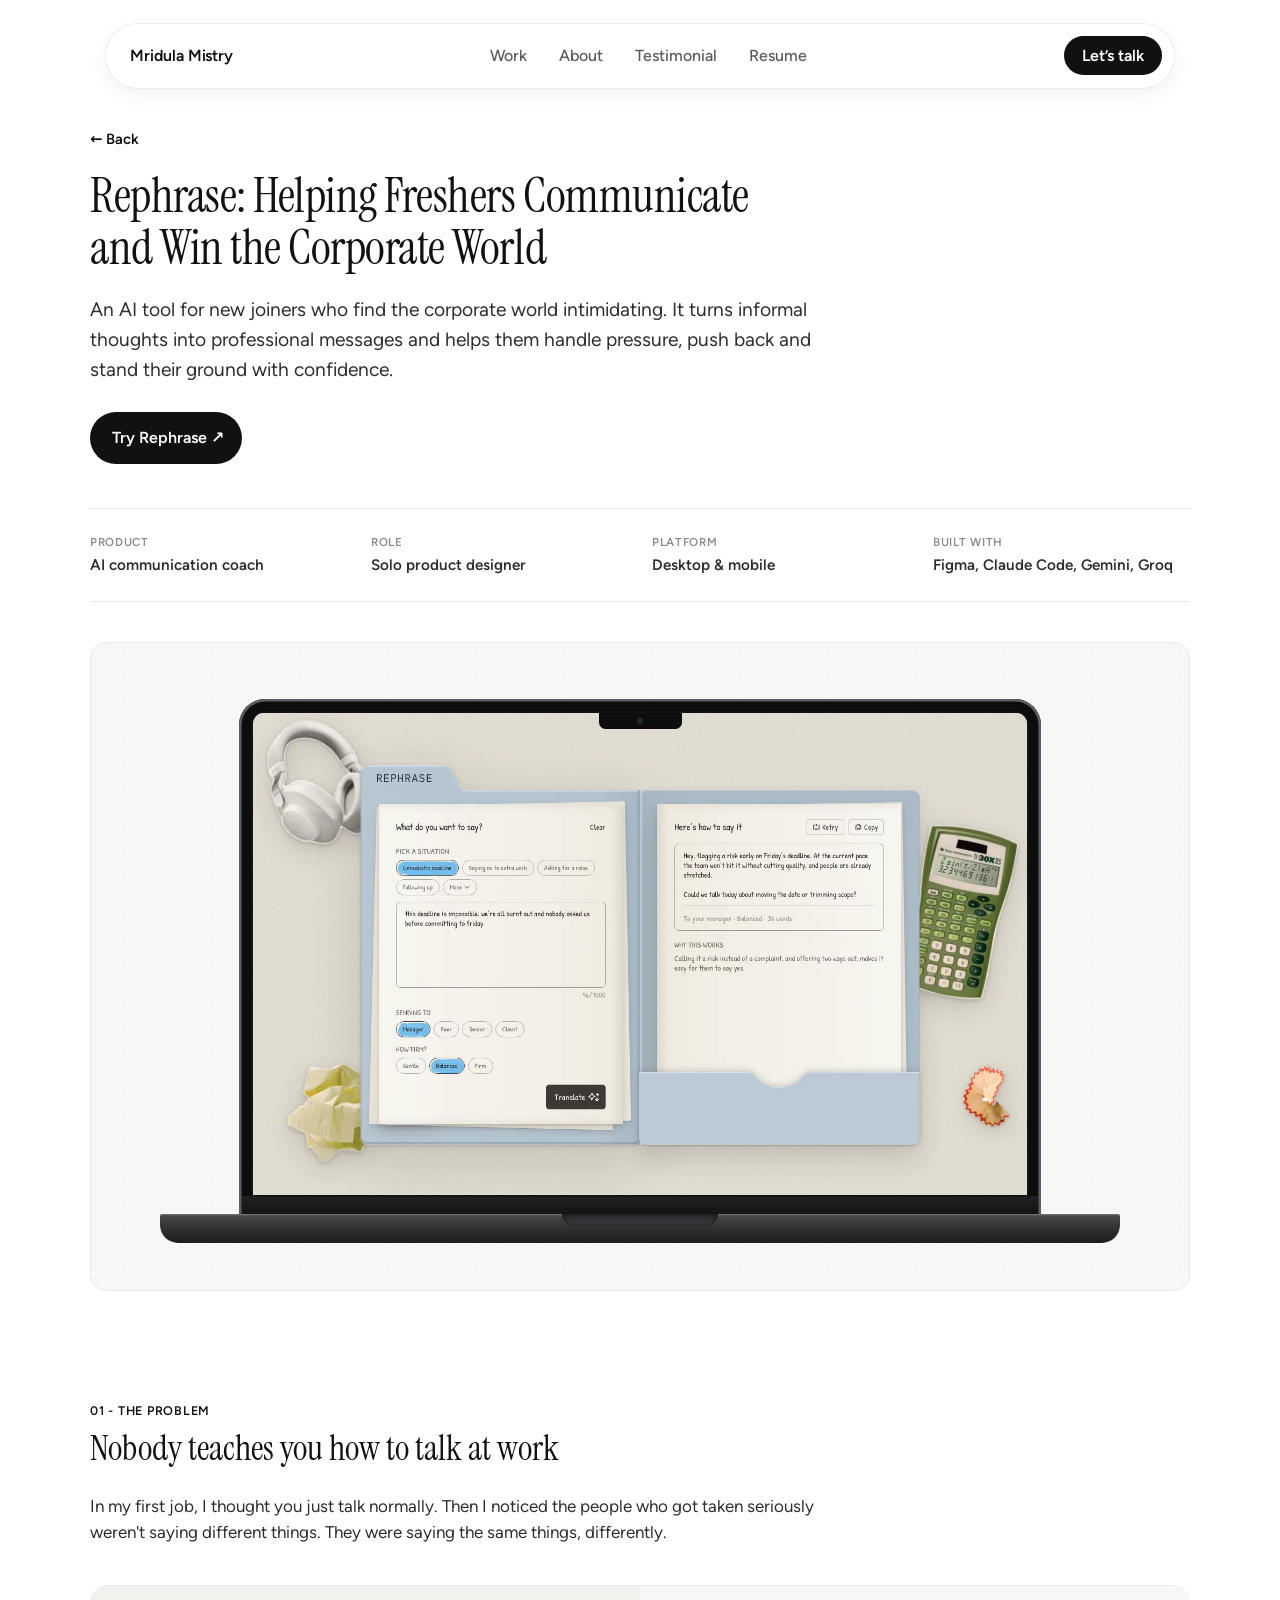
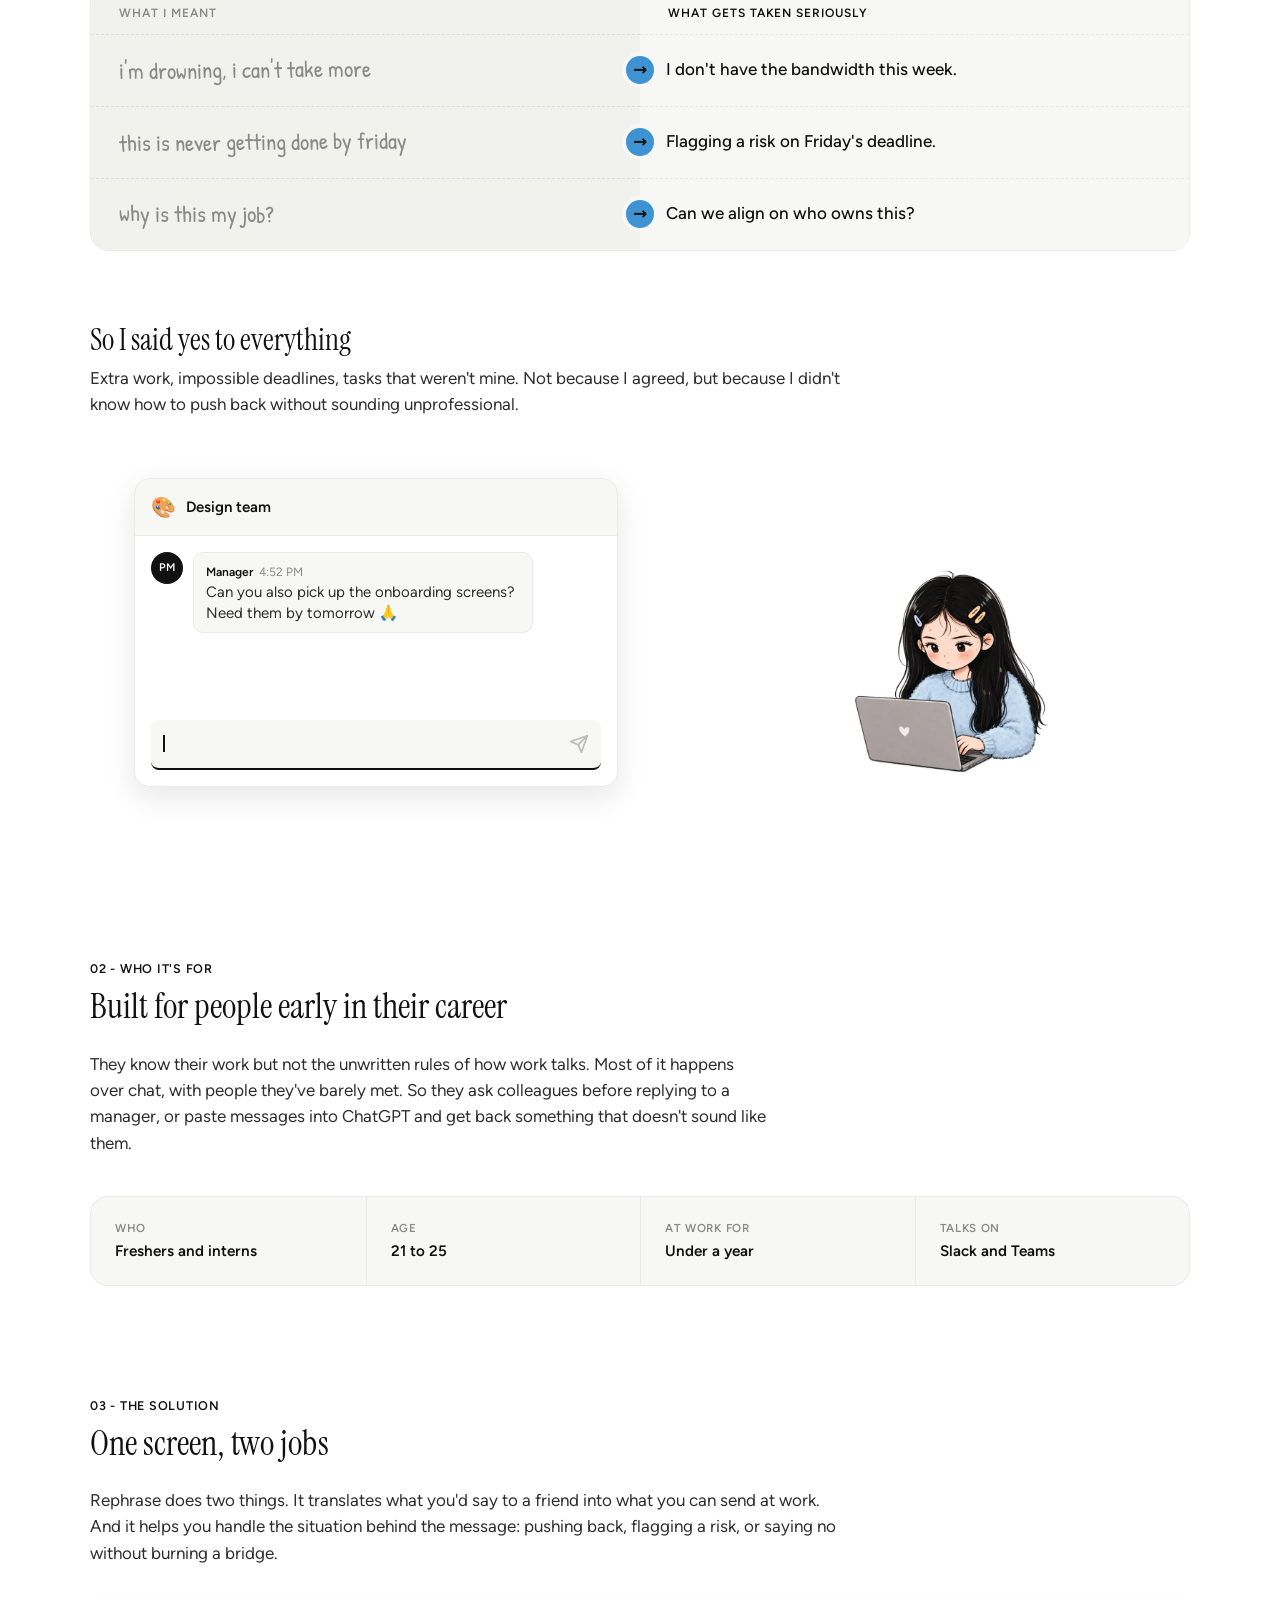
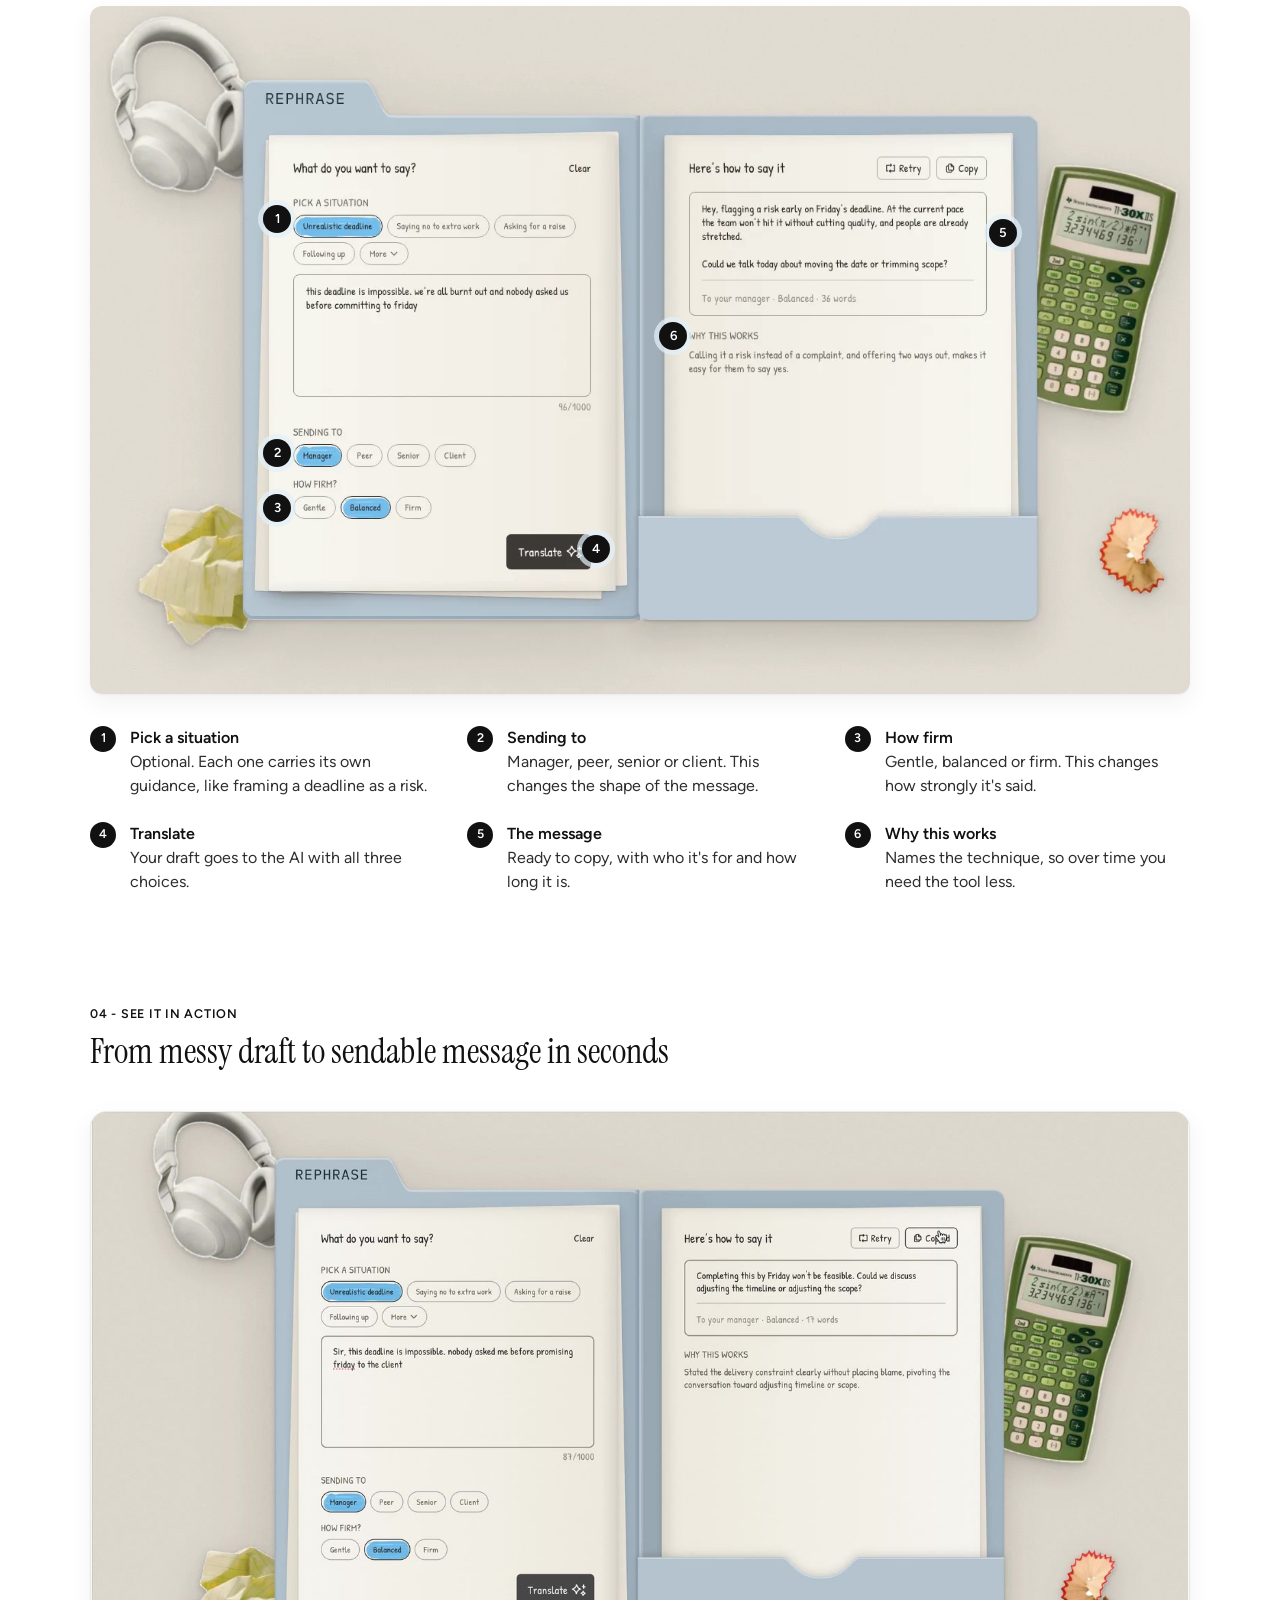
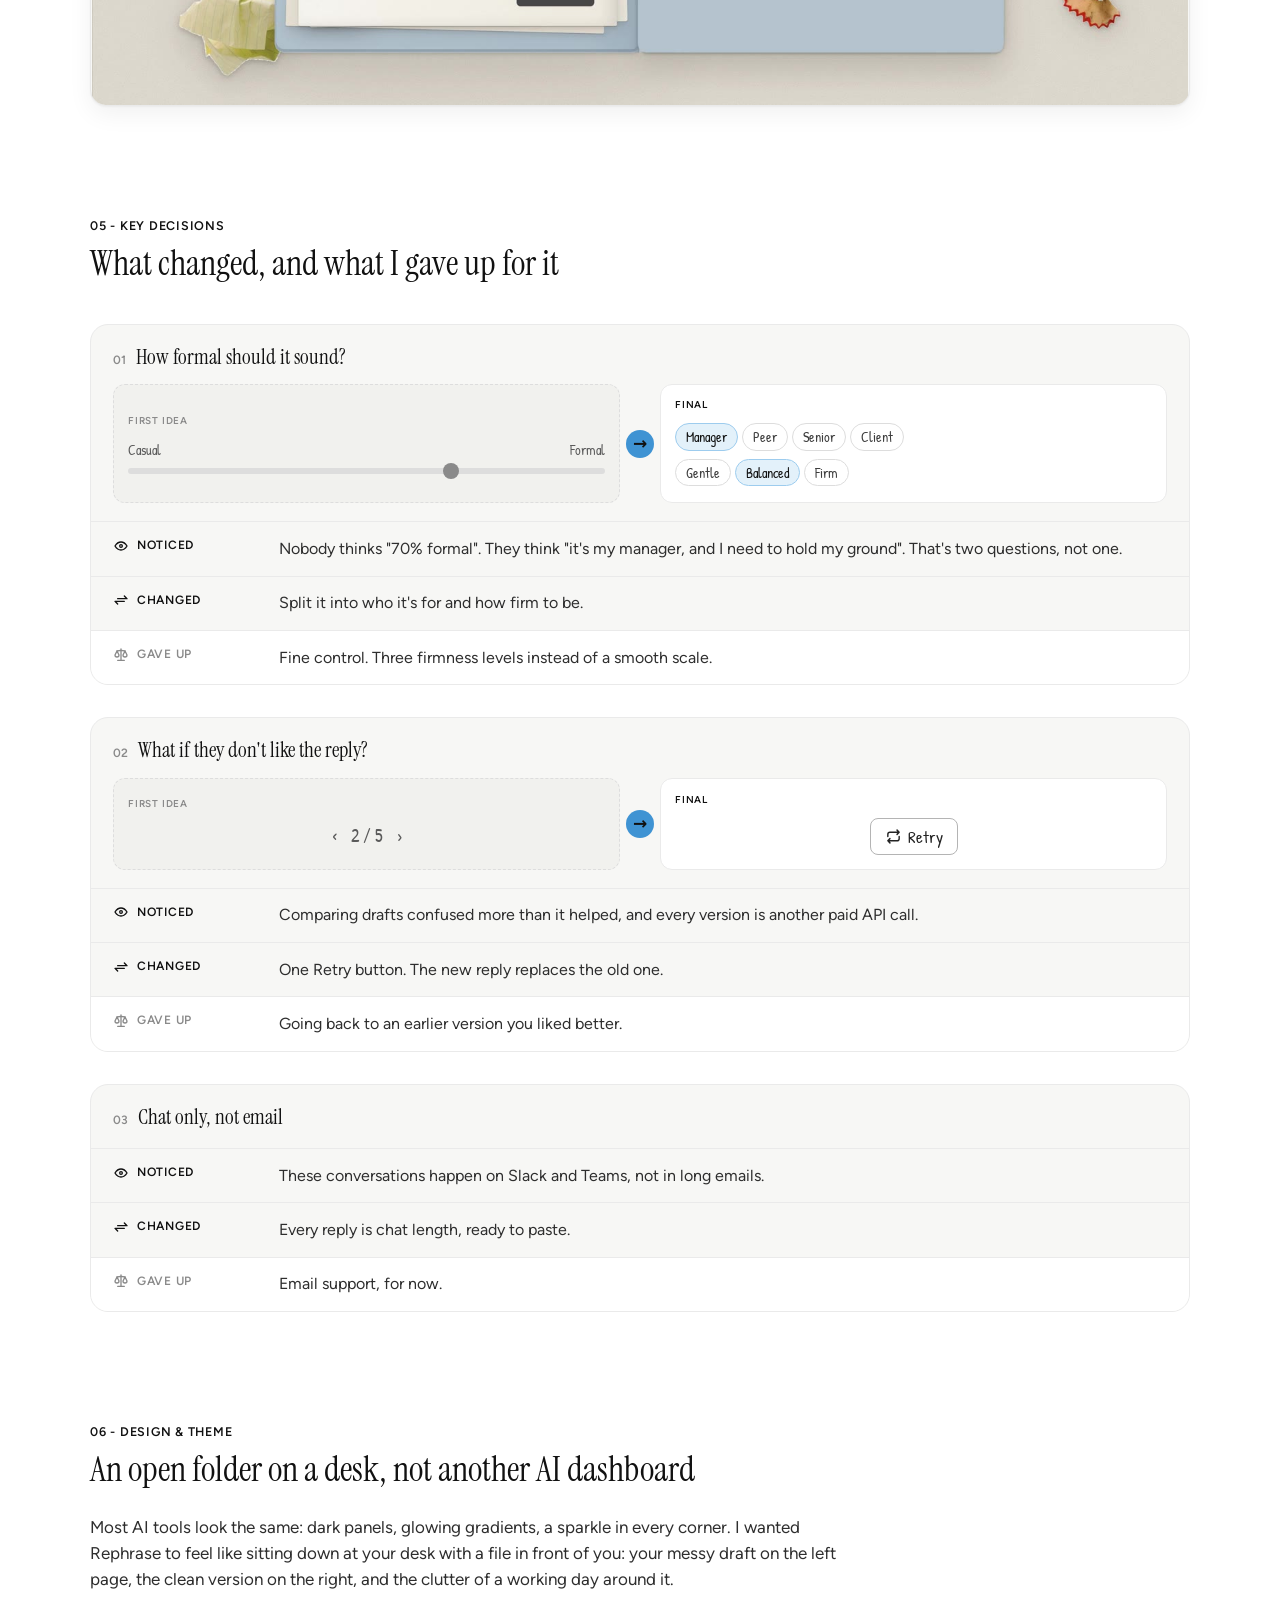
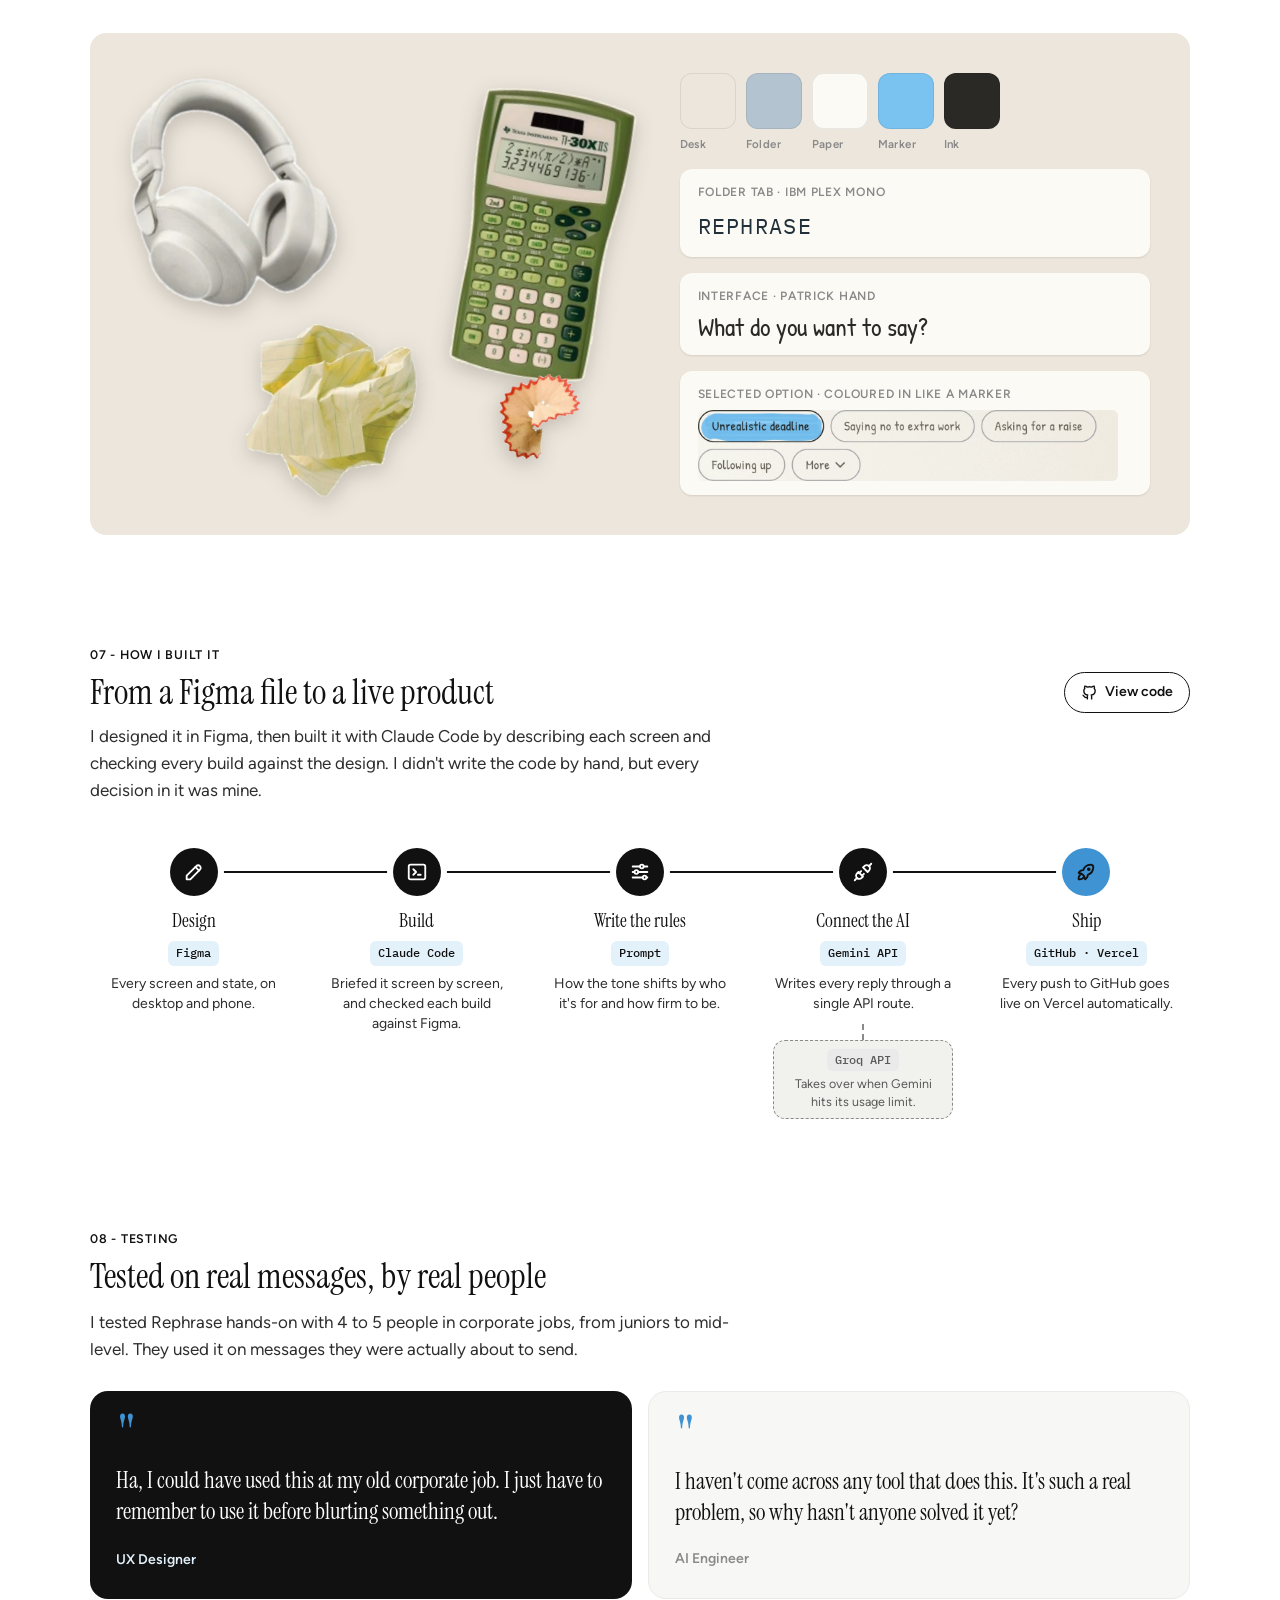
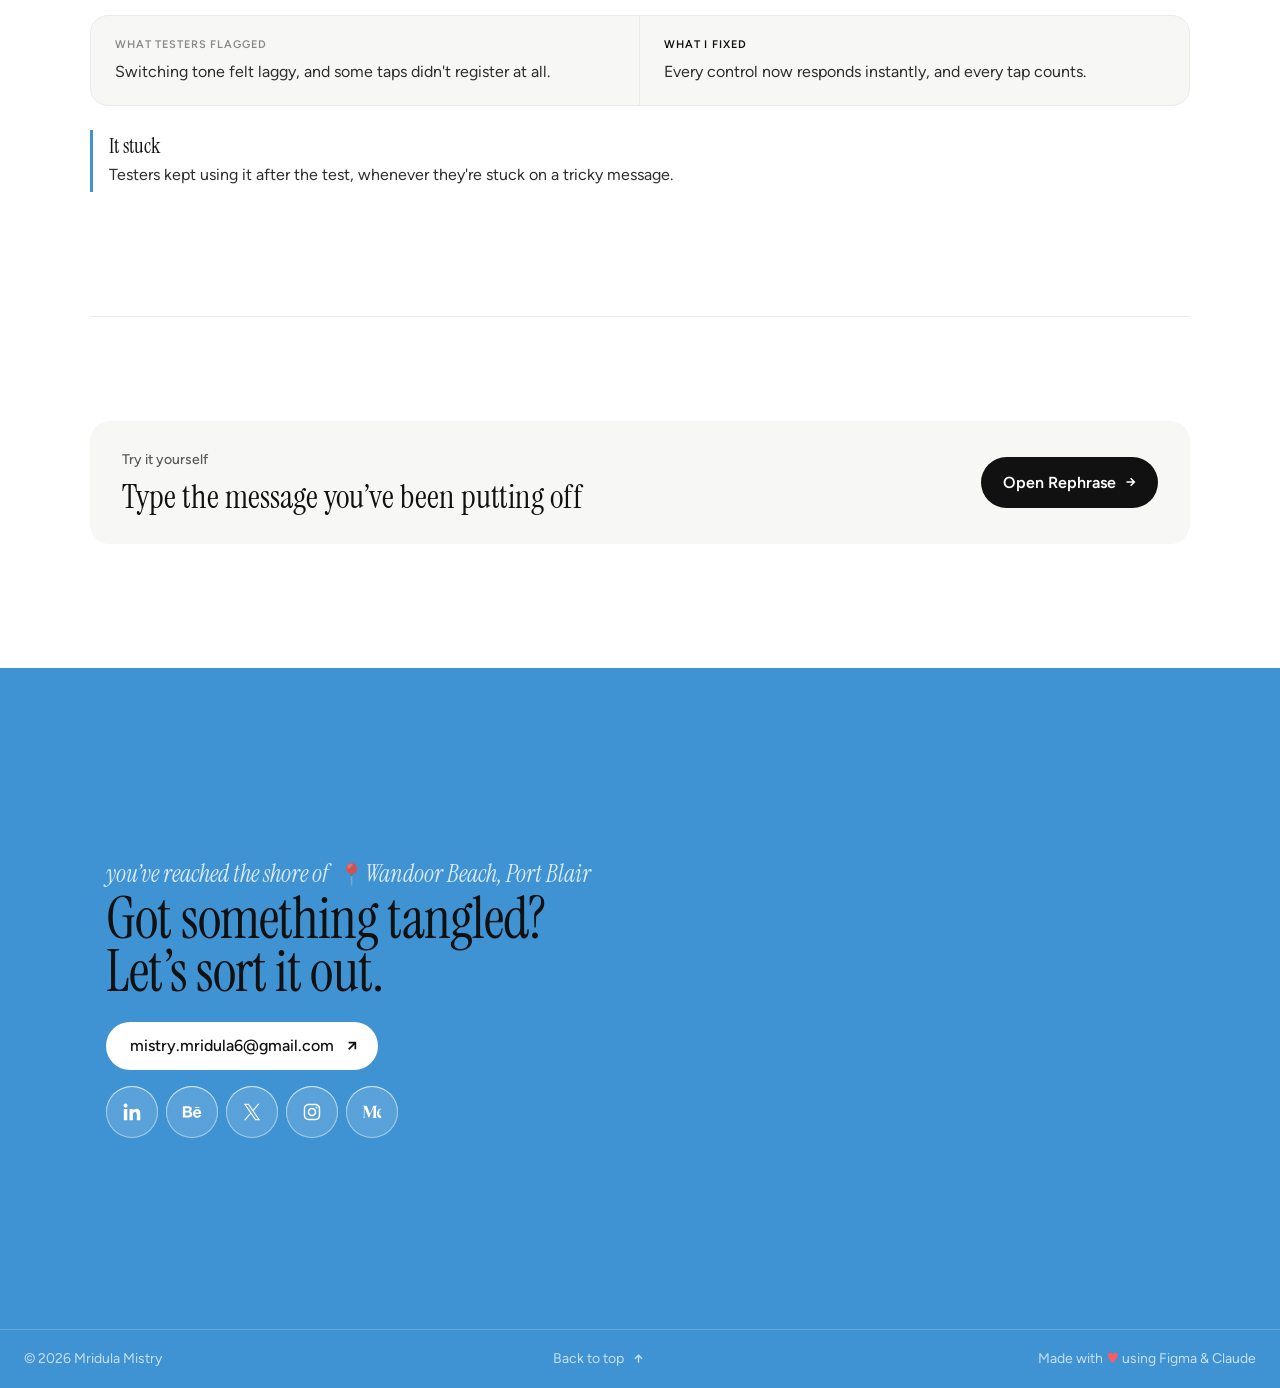
<file: case-studies/rephrase.html>
<!DOCTYPE html>
<html lang="en">
<head>
<meta charset="UTF-8" />
<meta name="viewport" content="width=device-width, initial-scale=1.0" />
<title>Rephrase | Mridula Mistry</title>
<link rel="canonical" href="https://mridula-portfolio-five.vercel.app/case-studies/rephrase">
<meta property="og:type" content="article">
<meta property="og:site_name" content="Mridula Mistry">
<meta property="og:title" content="Rephrase | Mridula Mistry">
<meta property="og:description" content="Rephrase: an AI tool that turns what you actually want to say into a message you can send at work. Designed in Figma, built with Claude Code.">
<meta property="og:url" content="https://mridula-portfolio-five.vercel.app/case-studies/rephrase">
<meta property="og:image" content="https://mridula-portfolio-five.vercel.app/images/social/og-home.png">
<meta name="twitter:card" content="summary_large_image">
<link rel="icon" href="/favicon.ico" sizes="32x32">
<link rel="apple-touch-icon" href="/apple-touch-icon.png">
<!-- Analytics: paste the same Clarity / GA4 snippets used on index.html here. -->

<meta name="description" content="Rephrase: an AI tool that turns what you actually want to say into a message you can send at work. Designed in Figma, built with Claude Code." />
<link rel="icon" type="image/svg+xml" href="/images/mm-favicon.svg" />
<link rel="preload" href="/fonts/instrument-serif-latin-400-normal.woff2" as="font" type="font/woff2" crossorigin>
<link rel="preload" href="/fonts/figtree-latin-400-normal.woff2" as="font" type="font/woff2" crossorigin>
<link rel="stylesheet" href="/css/base.css">
<link rel="stylesheet" href="/css/case-study.css">
<script src="/js/main.js" defer></script>
<meta name="theme-color" content="#FFFFFF">
<link rel="icon" href="/images/mm-favicon.svg" type="image/svg+xml">
<style>
@font-face{font-family:'Patrick Hand';src:url('/fonts/patrick-hand-latin-400-normal.woff2') format('woff2');font-weight:400;font-display:swap;}
@font-face{font-family:'IBM Plex Mono';src:url('/fonts/ibm-plex-mono-latin-400-normal.woff2') format('woff2');font-weight:400;font-display:swap;}
@font-face{font-family:'IBM Plex Mono';src:url('/fonts/ibm-plex-mono-latin-500-normal.woff2') format('woff2');font-weight:500;font-display:swap;}
/* Layout: matches the portfolio case-study system (campaign-manager.html): cream page, 1100px column,
   "01 - eyebrow" + Calistoga h2 + Karla 17px text, paper cards with hairlines, deep-blue rounded footer. Light only, like the site. */
:where(.cs, .cs-next) *{margin:0;padding:0;}
img{max-width:100%;display:block;height:auto;}
.cs a:not(.btn){color:var(--ink);}
a:focus-visible{outline:2px solid var(--ink);outline-offset:3px;border-radius:4px;}
p{margin:0;}

/* ---------- page + shared type (same scale as the other case studies) ---------- */
.cs{--gap-section:112px;padding:128px 24px 0;}
.rp-wrap{max-width:1100px;margin:0 auto;}
.read{max-width:760px;}
.center{margin-inline:auto;text-align:center;}
.cs-back{display:block;width:max-content;font-weight:700;font-size:.92rem;color:var(--ink);text-decoration:none;}
.cs-back:hover{text-decoration:underline;}
.cs-tags{display:flex;flex-wrap:wrap;gap:6px 18px;list-style:none;margin-top:40px;font-weight:700;font-size:12px;line-height:1.5;letter-spacing:.06em;text-transform:uppercase;color:var(--muted);}
h1,h2{font-family:var(--f-display);font-weight:400;font-style:normal;font-synthesis:none;color:var(--ink);text-wrap:balance;}
h1{margin-top:18px;font-size:clamp(2rem,5vw,3rem);line-height:1.1;letter-spacing:-.01em;}
.cs-summary{margin-top:20px;font-size:1.2rem;line-height:1.55;color:var(--body);max-width:760px;}
.cs-summary .hand{font-family:var(--f-hand);font-size:1.3rem;}
.cs-meta{display:flex;gap:24px;margin-top:44px;padding:24px 0;border-top:1.5px solid var(--hairline);border-bottom:1.5px solid var(--hairline);}
.cs-meta > div{flex:1 1 0;min-width:0;display:flex;flex-direction:column;gap:4px;}
.cs-meta dt{font-weight:700;font-size:11.5px;letter-spacing:.06em;text-transform:uppercase;color:var(--muted);}
.cs-meta dd{font-weight:700;font-size:.95rem;line-height:1.4;color:var(--body);}

.sec{margin-top:var(--gap-section);}
.eyebrow{font-weight:700;font-size:12.5px;line-height:1.2;letter-spacing:.06em;text-transform:uppercase;color:var(--ink);}
h2{margin-top:10px;font-size:clamp(1.75rem,4vw,2.2rem);line-height:1.15;letter-spacing:0;}
.text{font-size:17px;line-height:1.55;color:var(--body);}
h2 + .text{margin-top:24px;}
.text + .text{margin-top:16px;}
.text b{color:var(--ink);}
.label{font-weight:700;font-size:12px;letter-spacing:.06em;text-transform:uppercase;color:var(--muted);}
.title{font-family:var(--f-body);font-weight:700;font-size:18.4px;line-height:1.3;letter-spacing:-.01em;color:var(--body);}
.hl{background:linear-gradient(transparent 55%,color-mix(in srgb,var(--sky) 80%,transparent) 55%,color-mix(in srgb,var(--sky) 80%,transparent) 92%,transparent 92%);padding-inline:2px;}
.card{background:var(--paper);border:1px solid var(--hairline);border-radius:16px;}

/* ---------- hero: MacBook Pro (space black, notch), drawn in CSS from devices.css (MIT) proportions; 1u = 1/740 of its width ---------- */
.stage{margin-top:40px;background:var(--paper);border:1px solid var(--hairline);border-radius:16px;padding:56px 5% 48px;overflow:hidden;
  background-image:radial-gradient(color-mix(in srgb,var(--sky) 45%,transparent) 1px,transparent 1.2px);background-size:22px 22px;}
.mbp{container-type:inline-size;width:100%;max-width:960px;margin:0 auto;}
.mbp-in{--u:calc(100cqw / 740);position:relative;width:100cqw;}
.mbp-lid{position:relative;width:calc(618 * var(--u));margin:0 auto;padding:calc(9 * var(--u)) calc(9 * var(--u)) calc(23 * var(--u));
  background:#0d0d0d;border-radius:calc(20 * var(--u)) calc(20 * var(--u)) 0 0;box-shadow:inset 0 0 0 calc(2 * var(--u)) #5b5e62;}
.mbp-lid::after{content:"";position:absolute;left:calc(2 * var(--u));right:calc(2 * var(--u));bottom:calc(2 * var(--u));height:calc(22 * var(--u));
  background:linear-gradient(#202022,#0d0d0d);border-radius:0 0 calc(4 * var(--u)) calc(4 * var(--u));}
.mbp-notch{position:absolute;z-index:2;top:calc(11 * var(--u));left:50%;width:calc(64 * var(--u));height:calc(12 * var(--u));margin-left:calc(-32 * var(--u));
  background:#0d0d0d;border-radius:0 0 calc(5 * var(--u)) calc(5 * var(--u));}
.mbp-notch::after{content:"";position:absolute;top:calc(4 * var(--u));left:50%;width:calc(4 * var(--u));height:calc(4 * var(--u));margin-left:calc(-2 * var(--u));border-radius:50%;background:#1d2a33;}
.mbp-screen{position:relative;z-index:1;aspect-ratio:600/375;border:calc(2 * var(--u)) solid #121212;border-radius:calc(10 * var(--u)) calc(10 * var(--u)) 0 0;overflow:hidden;background:#ECE6DC;}
.mbp-screen img{width:100%;height:100%;object-fit:cover;object-position:top center;}
.mbp-base{position:relative;z-index:3;width:100%;height:calc(22 * var(--u));margin-top:calc(-10 * var(--u));
  background:linear-gradient(#4a4c4f,#2c2d2f 55%,#1d1e20);border-radius:calc(2 * var(--u)) calc(2 * var(--u)) calc(14 * var(--u)) calc(14 * var(--u));
  box-shadow:inset 0 calc(1 * var(--u)) 0 #6b6e72,0 calc(24 * var(--u)) calc(36 * var(--u)) calc(-14 * var(--u)) rgba(var(--shade),.45);}
.mbp-base::after{content:"";position:absolute;top:0;left:50%;width:calc(120 * var(--u));height:calc(9 * var(--u));margin-left:calc(-60 * var(--u));
  background:linear-gradient(#2a2b2d,#3b3d40);border-radius:0 0 calc(10 * var(--u)) calc(10 * var(--u));box-shadow:inset 0 0 calc(4 * var(--u)) rgba(0,0,0,.6);}

/* ---------- 04 design board ---------- */
.board{margin-top:40px;background:#ECE6DC;border-radius:16px;padding:40px;display:grid;grid-template-columns:minmax(0,1.1fr) minmax(0,1fr);gap:32px;overflow:hidden;}
.board-objs{position:relative;min-height:300px;}
.board-objs img{position:absolute;filter:drop-shadow(0 6px 10px rgba(46,38,31,.22));}
.board-objs .o1{width:38%;left:0;top:0;transform:rotate(-12deg);}
.board-objs .o2{width:30%;right:6%;top:4%;transform:rotate(10deg);}
.board-objs .o3{width:34%;left:22%;bottom:0;transform:rotate(-6deg);}
.board-objs .o4{width:15%;right:14%;bottom:8%;transform:rotate(22deg);}
.board-spec{display:grid;gap:16px;align-content:center;}
.swatches{display:flex;gap:10px;flex-wrap:wrap;}
.sw{display:grid;gap:6px;font-size:11.5px;color:var(--muted);font-weight:700;letter-spacing:.04em;}
.sw i{width:56px;height:56px;border-radius:12px;box-shadow:inset 0 0 0 1px rgba(0,0,0,.08);}
.specimen{background:#FCFAF5;border-radius:12px;padding:14px 18px;display:grid;gap:6px;box-shadow:0 1px 2px rgba(46,38,31,.12);}
.specimen .tab{font-family:var(--f-mono);font-size:22px;letter-spacing:.06em;color:#22303A;}
.specimen .hw{font-family:var(--f-hand);font-size:26px;color:#2B2926;line-height:1.1;}
.specimen img{width:100%;max-width:420px;border-radius:6px;}


/* ---------- 02 who it's for (scoped to .who): profile bar, same type as the hero facts bar ---------- */
.who .text{max-width:680px;}
.who .who-bar{margin-top:40px;display:grid;grid-template-columns:repeat(4,minmax(0,1fr));background:var(--paper);border:1px solid var(--hairline);border-radius:18px;overflow:hidden;}
.who .who-bar > div{display:flex;flex-direction:column;gap:4px;padding:22px 24px;border-left:1px solid var(--hairline);}
.who .who-bar > div:first-child{border-left:0;}
.who .who-bar dt{font-weight:700;font-size:11.5px;letter-spacing:.06em;text-transform:uppercase;color:var(--muted);}
.who .who-bar dd{font-weight:700;font-size:.95rem;line-height:1.4;color:var(--ink);}
@media (max-width:760px){
  .who .who-bar{grid-template-columns:repeat(2,minmax(0,1fr));}
  .who .who-bar > div{padding:18px 20px;}
  .who .who-bar > div:nth-child(odd){border-left:0;}
  .who .who-bar > div:nth-child(n+3){border-top:1px solid var(--hairline);}
}

/* ---------- 01 problem (scoped to .prob) ---------- */
/* phrase table: meant (tinted cream, handwritten) vs taken seriously (paper, ink) */
.prob .pt{margin-top:40px;display:grid;grid-template-columns:minmax(0,1fr) minmax(0,1fr);border:1px solid var(--hairline);border-radius:18px;overflow:hidden;}
.prob .pt-l{background:#F1F1EE;color:var(--muted);}
.prob .pt-r{background:var(--paper);color:var(--ink);}
.prob .pt-lab{font-weight:700;font-size:12px;letter-spacing:.08em;text-transform:uppercase;padding:18px 28px 10px;}
.prob .pt-lab.pt-l{color:#8A8A8A;}
.prob .pt-cell{min-height:72px;display:flex;align-items:center;gap:12px;padding:12px 28px;border-top:1px dashed var(--hairline);}
.prob .pt-cell.pt-l{border-top-color:#DDDDDD;font-family:var(--f-hand);font-size:23px;line-height:1.2;}
.prob .pt-cell.pt-l > span{display:inline-block;transform:rotate(-.6deg);}
.prob .pt-cell.pt-l.tilt > span{transform:rotate(.5deg);}
.prob .pt-cell.pt-r{font-weight:500;font-size:17px;line-height:1.4;}
.prob .pt-pill{flex:none;width:28px;height:28px;margin-left:-42px;border-radius:50%;background:var(--sun);color:var(--ink);display:inline-flex;align-items:center;justify-content:center;font-weight:700;box-shadow:0 0 0 4px var(--paper);}
/* right column slides in once, line by line (js adds .armed, then .in when in view) */
.prob .pt.armed .pt-cell.pt-r{opacity:0;transform:translateX(-10px);transition:opacity .5s ease-out,transform .5s ease-out;transition-delay:var(--d);}
.prob .pt.armed.in .pt-cell.pt-r{opacity:1;transform:none;}
.prob h3{margin-top:72px;font-family:var(--f-display);font-weight:400;font-synthesis:none;font-size:clamp(24px,2.6vw,30px);line-height:1.15;color:var(--ink);}
.prob h3 + .text{margin-top:8px;}

/* scene: chat window, thought bubble, girl (positions in % of a 1200x440 stage) */
.prob .scene{position:relative;aspect-ratio:1200/440;min-height:340px;max-width:100%;margin-top:28px;}
.prob .p-chat{position:absolute;left:4%;top:8%;width:44%;background:var(--paper);border:1px solid var(--hairline);border-radius:16px;overflow:hidden;box-shadow:0 10px 30px rgba(var(--shade),.10);}
.prob .p-hd{display:flex;align-items:center;gap:10px;padding:12px 16px;border-bottom:1px solid var(--hairline);font-weight:700;font-size:15px;color:var(--ink);}
.prob .p-hd span{font-size:20px;}
.prob .p-body{background:var(--cream);padding:16px;height:250px;display:flex;flex-direction:column;gap:12px;}
.prob .p-msg{display:flex;gap:10px;align-items:flex-start;}
.prob .p-av{flex:none;width:32px;height:32px;border-radius:50%;background:var(--ink);color:var(--cream);font-size:11px;font-weight:700;display:flex;align-items:center;justify-content:center;}
.prob .p-bb{background:var(--paper);border:1px solid var(--hairline);border-radius:10px;padding:8px 12px;font-size:15px;line-height:1.4;max-width:340px;}
.prob .p-nm{font-size:12px;font-weight:700;color:var(--ink);}
.prob .p-tm{font-size:12px;color:var(--muted);margin-left:6px;}
.prob .p-me{align-self:flex-end;}
.prob .p-me .p-bb{background:color-mix(in srgb,var(--sky) 30%,var(--paper));border-color:var(--sky);}
.prob .p-comp{margin-top:auto;display:flex;align-items:center;gap:8px;min-height:46px;padding:12px;background:var(--paper);border-bottom:2px solid var(--ink);border-radius:8px;font-size:15px;}
.prob .p-cur{display:inline-block;width:2px;height:17px;background:var(--ink);vertical-align:-3px;animation:p-blink 1s steps(1) infinite;}
.prob .scene.paused .p-cur{animation-play-state:paused;}
@keyframes p-blink{50%{opacity:0}}
.prob .p-send{margin-left:auto;display:flex;color:color-mix(in srgb,var(--muted) 55%,var(--paper));transition:color .3s;}
.prob .p-send.on{color:var(--ink);}
.prob .p-pop{transition:opacity .45s,transform .45s;}
.prob .p-pop.hide{opacity:0;transform:translateY(8px);}
.prob .p-bubble{position:absolute;left:56.5%;top:0;width:19.1%;}
.prob .p-bubble img{width:100%;}
.prob .p-worry{position:absolute;left:18%;right:18%;top:26%;height:38%;display:flex;align-items:center;justify-content:center;text-align:center;font-family:var(--f-hand);font-size:clamp(15px,1.8vw,21px);line-height:1.15;color:#232323;transition:opacity .35s;}
.prob .p-girl{position:absolute;left:67.75%;top:27%;width:20.8%;}
@media (max-width:760px){
  .prob .pt{grid-template-columns:minmax(0,1fr);}
  .prob .pt-l{order:1;}
  .prob .pt-r{order:2;}
  .prob .pt-pill{margin-left:0;}
  .prob .scene{aspect-ratio:auto;min-height:0;display:flex;flex-direction:column;gap:16px;}
  .prob .p-chat,.prob .p-bubble,.prob .p-girl{position:relative;left:auto;top:auto;width:100%;}
  .prob .p-bubble{width:55%;align-self:center;}
  .prob .p-girl{width:70%;align-self:flex-end;}
}
@media (prefers-reduced-motion:reduce){
  .prob .p-cur{animation:none;}
  .prob .pt.armed .pt-cell.pt-r{opacity:1;transform:none;transition:none;}
  .prob .p-pop,.prob .p-worry,.prob .p-send{transition:none;}
}

/* ---------- 03 annotated screen ---------- */
.anno{position:relative;margin-top:40px;border-radius:12px;overflow:hidden;box-shadow:var(--shadow);}
.pin{position:absolute;left:var(--x);top:var(--y);width:28px;height:28px;margin:-14px 0 0 -14px;border-radius:50%;background:var(--ink);color:var(--on-ink);font-weight:700;font-size:13px;display:grid;place-items:center;box-shadow:0 0 0 5px color-mix(in srgb,var(--sky) 70%,transparent);}
.keys{list-style:none;margin-top:32px;display:grid;grid-template-columns:repeat(3,minmax(0,1fr));gap:24px 32px;counter-reset:k;}
.keys li{display:grid;grid-template-columns:28px minmax(0,1fr);gap:12px;font-size:16px;line-height:1.5;}
.keys li::before{counter-increment:k;content:counter(k);width:26px;height:26px;border-radius:50%;background:var(--ink);color:var(--on-ink);font-weight:700;font-size:12.5px;display:grid;place-items:center;}
.keys b{display:block;color:var(--ink);}


/* ---------- 05 key decisions: first idea → final, then noticed / changed / gave up (scoped to .kd) ---------- */
.kd .kd-list{list-style:none;margin-top:40px;display:grid;gap:32px;}
.kd .kd-card{background:var(--paper);border:1px solid var(--hairline);border-radius:18px;overflow:hidden;}
.kd .kd-top{padding:20px 22px 18px;}
.kd .kd-q{display:flex;gap:10px;align-items:baseline;margin-bottom:14px;font-weight:400;}
.kd .kd-q-only{margin-bottom:0;}
.kd .kd-num{font-family:var(--f-body);font-size:12px;font-weight:700;color:var(--muted);}
.kd .kd-ttl{font-family:var(--f-display);font-size:21px;line-height:1.2;letter-spacing:0;color:var(--ink);}
.kd .kd-vis{display:grid;grid-template-columns:minmax(0,1fr) 40px minmax(0,1fr);}
.kd .kd-pane{border-radius:12px;padding:12px 14px;min-height:92px;display:flex;flex-direction:column;justify-content:center;align-items:flex-start;gap:10px;}
.kd .kd-mid{align-items:center;}
.kd .kd-mid .kd-tag{align-self:flex-start;}
.kd .kd-old{background:#F1F1EE;border:1.5px dashed #DDDDDD;}
.kd .kd-new{background:#fff;border:1px solid var(--hairline);}
.kd .kd-tag{font-size:10px;font-weight:700;letter-spacing:.08em;text-transform:uppercase;}
.kd .kd-old .kd-tag{color:#8A8A8A;}
.kd .kd-new .kd-tag{color:var(--ink);}
.kd .kd-arrow{display:flex;align-items:center;justify-content:center;}
.kd .kd-arrow span{width:28px;height:28px;border-radius:50%;background:var(--sun);color:var(--ink);font-weight:700;display:flex;align-items:center;justify-content:center;}
.kd .kd-slider{width:100%;}
.kd .kd-ends{display:flex;justify-content:space-between;margin-bottom:6px;font-family:var(--f-hand);font-size:14px;color:#5A5A5A;}
.kd .kd-track{height:6px;border-radius:3px;background:#DDDDDD;position:relative;}
.kd .kd-track span{position:absolute;left:66%;top:-5px;width:16px;height:16px;border-radius:50%;background:#8A8A8A;}
.kd .kd-chip{display:inline-block;font-family:var(--f-hand);font-size:14px;line-height:1.55;padding:2px 10px;border-radius:999px;border:1px solid #DDDDDD;color:#3D3D3D;margin:0 4px 4px 0;}
.kd .kd-chip.on{background:var(--sky);border-color:#9DCCEE;color:var(--ink);}
.kd .kd-chips2{margin-top:-6px;}
.kd .kd-pager{display:flex;align-items:center;gap:14px;font-family:var(--f-hand);font-size:18px;color:#5A5A5A;}
.kd .kd-retry{display:inline-flex;align-items:center;gap:6px;font-family:var(--f-hand);font-size:17px;color:#232323;border:1.5px solid #B4B4B4;border-radius:8px;padding:4px 14px;}
.kd .kd-rows > div{display:grid;grid-template-columns:150px minmax(0,1fr);gap:16px;padding:14px 22px;border-top:1px solid var(--hairline);align-items:baseline;}
.kd .kd-lab{display:flex;align-items:center;gap:8px;font-size:12px;font-weight:700;letter-spacing:.06em;text-transform:uppercase;color:var(--ink);}
.kd .kd-lab svg{flex-shrink:0;}
.kd .kd-txt{font-size:16px;line-height:1.55;color:var(--body);}
.kd .kd-rows .kd-gave{background:var(--cream);}
.kd .kd-rows .kd-gave .kd-lab{color:#8A8A8A;}
@media (max-width:560px){
  .kd .kd-list{gap:24px;}
  .kd .kd-rows > div{grid-template-columns:minmax(0,1fr);gap:4px;}
  .kd .kd-vis{grid-template-columns:minmax(0,1fr);}
  .kd .kd-arrow{padding:8px 0;}
  .kd .kd-arrow span{transform:rotate(90deg);}
}


/* hero: same yellow pill as the footer CTA, under the subtitle */
.hero-cta{display:inline-block;margin-top:28px;}

/* ---------- placeholders: dashed boxes to find and replace later ([PLACEHOLDER: ...]) ---------- */
.ph{border:1.5px dashed var(--hairline);border-radius:16px;padding:24px;color:var(--muted);font-weight:500;font-size:15px;line-height:1.5;}
/* inside a sentence: same border and radius, slimmer padding so the line still reads */
.ph-inline{display:inline-block;border:1.5px dashed var(--hairline);border-radius:16px;padding:0 10px;color:var(--muted);font-weight:500;}
.ph-media{margin-top:40px;aspect-ratio:16/10;display:grid;place-items:center;text-align:center;}
/* 04 demo: real recording at its own ratio, no crop */
.demo-video{display:block;width:100%;height:auto;aspect-ratio:2876/1556;margin-top:40px;border:1px solid var(--hairline);border-radius:16px;box-shadow:var(--shadow);background:var(--paper);}
.ph-chart{margin-top:32px;min-height:280px;display:grid;place-items:center;text-align:center;}
.ph-pair{margin-top:32px;display:grid;grid-template-columns:repeat(2,minmax(0,1fr));gap:20px;}
.ph-pair .ph{min-height:160px;}
.quotes{margin-top:40px;display:grid;grid-template-columns:repeat(3,minmax(0,1fr));gap:20px;}
.quotes.q2{grid-template-columns:repeat(2,minmax(0,1fr));}
.quotes .ph{min-height:160px;}
.sub{margin-top:72px;font-size:20.8px;}
.sub + .ph,.sub + .fails{margin-top:20px;}

/* ---------- when things go wrong: situation → what happens ---------- */
.fails{overflow:hidden;}
.fl-head,.fl-row{display:grid;grid-template-columns:minmax(0,1fr) 40px minmax(0,1.3fr);align-items:center;gap:12px;padding:16px 28px;}
.fl-head{border-bottom:1.5px solid var(--hairline);}
.fl-row + .fl-row{border-top:1px dashed var(--hairline);}
.fl-sit{font-weight:700;font-size:16px;line-height:1.4;color:var(--ink);}
.fl-arrow{color:var(--ink);text-align:center;font-size:18px;}
.fl-out{font-size:16px;line-height:1.5;}
.fl-out .ph{padding:8px 14px;}

/* ---------- footer: CTA card is now the first thing in it ---------- */

/* ---------- how I built it: 5-station track, Groq fallback branch (scoped to .hb) ---------- */
.hb .hb-head{display:flex;justify-content:space-between;align-items:center;gap:16px;flex-wrap:wrap;margin-top:10px;}
.hb .hb-head h2{margin-top:0;}
.hb .hb-code{display:inline-flex;align-items:center;gap:7px;font-weight:700;font-size:14px;color:var(--ink);border:1.5px solid var(--ink);border-radius:999px;padding:8px 16px;text-decoration:none;white-space:nowrap;}
.hb .hb-code svg{flex-shrink:0;}
.hb .hb-lead{margin-top:10px;font-size:17px;line-height:1.6;color:var(--body);max-width:640px;}
.hb .hb-track{position:relative;list-style:none;display:grid;grid-template-columns:repeat(5,minmax(0,1fr));gap:16px;margin-top:44px;}
.hb .hb-track::before{content:"";position:absolute;left:10%;right:10%;top:23px;height:2px;background:var(--ink);}
.hb .hb-st{text-align:center;display:flex;flex-direction:column;align-items:center;}
.hb .hb-body{display:flex;flex-direction:column;align-items:center;}
.hb .hb-dot{width:48px;height:48px;border-radius:50%;background:var(--ink);color:var(--cream);display:flex;align-items:center;justify-content:center;position:relative;z-index:1;box-shadow:0 0 0 6px var(--cream);flex:none;}
.hb .hb-dot.sun{background:var(--sun);color:var(--ink);}
.hb .hb-nm{font-family:var(--f-display);font-weight:400;font-size:19px;line-height:1.2;letter-spacing:0;color:var(--ink);margin-top:14px;}
.hb .hb-tool{font-family:var(--f-mono);font-size:11.5px;font-weight:500;color:var(--ink);background:#E3F1FA;border-radius:6px;padding:3px 8px;margin-top:8px;}
.hb .hb-d{font-size:14px;line-height:1.45;color:var(--body);margin-top:8px;max-width:180px;}
.hb .hb-fb{margin-top:10px;display:flex;flex-direction:column;align-items:center;}
.hb .hb-fb .hb-ln{width:0;height:16px;border-left:2px dashed #8A8A8A;}
.hb .hb-fb .hb-pill{border:1.5px dashed #8A8A8A;border-radius:12px;padding:8px 10px;font-size:12.5px;color:#5A5A5A;background:#F1F1EE;line-height:1.4;max-width:180px;}
.hb .hb-fb .hb-pill .hb-tool{background:#EAEAEA;color:#5A5A5A;display:inline-block;margin:0 0 4px;}
@media (max-width:760px){
  .hb .hb-track{grid-template-columns:minmax(0,1fr);gap:28px;}
  .hb .hb-track::before{left:23px;right:auto;top:24px;bottom:24px;width:2px;height:auto;}
  .hb .hb-st{flex-direction:row;align-items:flex-start;text-align:left;gap:16px;}
  .hb .hb-body{align-items:flex-start;}
  .hb .hb-nm{margin-top:10px;}
  .hb .hb-d,.hb .hb-fb .hb-pill{max-width:none;}
  .hb .hb-fb{align-items:flex-start;}
  .hb .hb-fb .hb-ln{margin-left:16px;}
}

/* ---------- testing: quote cards, flagged / fixed strip, "It stuck" (scoped to .ts) ---------- */
.ts .ts-lead{margin-top:12px;margin-bottom:28px;font-size:17px;line-height:1.6;color:var(--body);max-width:640px;}
.ts .ts-quotes{display:grid;grid-template-columns:repeat(2,minmax(0,1fr));gap:16px;}
.ts .ts-q{margin:0;border-radius:18px;padding:28px 26px;display:flex;flex-direction:column;justify-content:space-between;}
.ts .ts-mark{display:block;font-family:var(--f-display);font-size:56px;line-height:.6;color:var(--sun);}
.ts .ts-t{margin:12px 0 0;font-family:var(--f-display);font-size:23px;line-height:1.35;letter-spacing:0;}
.ts .ts-who{font-size:14px;font-weight:700;margin-top:20px;}
.ts .ts-ink{background:var(--ink);}
.ts .ts-ink .ts-t{color:var(--cream);}
.ts .ts-ink .ts-who{color:var(--sky);}
.ts .ts-paper{background:var(--paper);border:1px solid var(--hairline);}
.ts .ts-paper .ts-t{color:var(--ink);}
.ts .ts-paper .ts-who{color:var(--muted);}
.ts .ts-fix{background:var(--paper);border:1px solid var(--hairline);border-radius:18px;margin-top:16px;display:grid;grid-template-columns:minmax(0,1fr) minmax(0,1fr);}
.ts .ts-fix > div{padding:20px 24px;}
.ts .ts-fix > div:first-child{border-right:1px solid var(--hairline);}
.ts .ts-lab{font-size:11px;font-weight:700;letter-spacing:.08em;text-transform:uppercase;color:var(--ink);margin-bottom:6px;}
.ts .ts-lab.ts-flag{color:#8A8A8A;}
.ts .ts-p{font-size:16px;line-height:1.55;color:var(--body);}
.ts .ts-stuck{margin-top:24px;border-left:3px solid var(--sun);padding:4px 0 4px 16px;max-width:680px;}
.ts .ts-stuck b{display:block;font-family:var(--f-display);font-weight:400;font-size:21px;line-height:1.2;color:var(--ink);margin-bottom:2px;}
.ts .ts-stuck span{font-size:16px;line-height:1.55;color:var(--body);}
@media (max-width:760px){
  .ts .ts-quotes,.ts .ts-fix{grid-template-columns:minmax(0,1fr);}
  .ts .ts-fix > div:first-child{border-right:0;border-bottom:1px solid var(--hairline);}
}

/* ---------- responsive ---------- */
@media (max-width:900px){
  .cs{--gap-section:88px;}
  .cs-meta{display:grid;grid-template-columns:repeat(auto-fit,minmax(140px,1fr));gap:20px 24px;}
  .board,.quotes,.quotes.q2{grid-template-columns:minmax(0,1fr);}
  .keys{grid-template-columns:repeat(2,minmax(0,1fr));}
  .board-objs{min-height:240px;}
}
@media (max-width:640px){
  .cs{--gap-section:72px;padding:108px 16px 0;}
  .cs-summary{font-size:1.08rem;}
  .cs-meta{grid-template-columns:repeat(2,minmax(0,1fr));}
  .keys{grid-template-columns:minmax(0,1fr);}
  .fl-head,.fl-row{grid-template-columns:minmax(0,1fr);gap:4px;padding:14px 18px;}
  .fl-head,.fl-arrow{display:none;}
  .ph-pair{grid-template-columns:minmax(0,1fr);}
  .ph-chart{min-height:200px;}
  .board{padding:24px;}
  .stage{padding:28px 5% 0;}
  .pin{width:22px;height:22px;margin:-11px 0 0 -11px;font-size:11px;box-shadow:0 0 0 3px color-mix(in srgb,var(--sky) 70%,transparent);}
}
@media (prefers-reduced-motion:reduce){}
</style>
</head>
<body>

<a class="skip-link" href="#main">Skip to content</a>
<header class="nav-shell">
<nav class="nav" aria-label="Main">
<a href="/" class="wordmark">Mridula Mistry</a>
<div class="nav-links"><a href="/#work">Work</a><a href="/about">About</a><a href="/#kind">Testimonial</a><a href="https://drive.google.com/file/d/1Jns75wjYnaLUI4F77qrDoTa8SmW4ctKh/view?usp=sharing" target="_blank" rel="noopener">Resume</a></div>
<div class="nav-right"><a href="/#talk" class="nav-cta">Let’s talk</a><button class="nav-menu" type="button" aria-label="Menu" aria-expanded="false"><span></span></button></div>
</nav>
<div class="nav-sheet"><a href="/#work">Work</a><a href="/about">About</a><a href="/#kind">Testimonial</a><a href="https://drive.google.com/file/d/1Jns75wjYnaLUI4F77qrDoTa8SmW4ctKh/view?usp=sharing" target="_blank" rel="noopener">Resume</a></div>
</header>

<main id="main" class="cs">
  <div class="rp-wrap">
  <header>
    <a class="cs-back" href="/#work">&larr; Back</a>
    <h1>Rephrase: Helping Freshers Communicate and Win the Corporate World</h1>
    <p class="cs-summary">An AI tool for new joiners who find the corporate world intimidating. It turns informal thoughts into professional messages and helps them handle pressure, push back and stand their ground with confidence.</p>
    <a class="btn btn--ink hero-cta" href="https://rephrase-lovat.vercel.app" target="_blank" rel="noopener">Try Rephrase ↗</a>
    <dl class="cs-meta">
      <div><dt>Product</dt><dd>AI communication coach</dd></div>
      <div><dt>Role</dt><dd>Solo product designer</dd></div>
      <div><dt>Platform</dt><dd>Desktop &amp; mobile</dd></div>
      <div><dt>Built with</dt><dd>Figma, Claude Code, Gemini, Groq</dd></div>
    </dl>
    <figure class="stage" aria-label="Rephrase on a MacBook Pro">
      <div class="mbp"><div class="mbp-in">
        <div class="mbp-lid"><span class="mbp-notch" aria-hidden="true"></span>
          <div class="mbp-screen"><img src="/images/case-studies/rephrase/v2-result.webp" width="1440" height="900" alt="Rephrase: an open blue folder on a desk. The left page has a messy draft and three sets of choices; the right page shows the rewritten message and why it works."></div>
        </div>
        <div class="mbp-base" aria-hidden="true"></div>
      </div></div>
    </figure>
  </header>

  <!-- 01 -->
  <section class="sec prob" aria-labelledby="s1">
    <div class="read">
      <p class="eyebrow">01 - The problem</p>
      <h2 id="s1">Nobody teaches you how to talk at work</h2>
      <p class="text">In my first job, I thought you just talk normally. Then I noticed the people who got taken seriously weren't saying different things. They were saying the same things, differently.</p>
    </div>
    <div class="pt" id="probTable" aria-label="What I meant versus what gets taken seriously">
      <div class="pt-lab pt-l">What I meant</div>
      <div class="pt-lab pt-r">What gets taken seriously</div>
      <div class="pt-cell pt-l"><span>i'm drowning, i can't take more</span></div>
      <div class="pt-cell pt-r" style="--d:.4s"><span class="pt-pill" aria-hidden="true">→</span>I don't have the bandwidth this week.</div>
      <div class="pt-cell pt-l"><span>this is never getting done by friday</span></div>
      <div class="pt-cell pt-r" style="--d:1s"><span class="pt-pill" aria-hidden="true">→</span>Flagging a risk on Friday's deadline.</div>
      <div class="pt-cell pt-l tilt"><span>why is this my job?</span></div>
      <div class="pt-cell pt-r" style="--d:1.6s"><span class="pt-pill" aria-hidden="true">→</span>Can we align on who owns this?</div>
    </div>

    <div class="read">
      <h3>So I said yes to everything</h3>
      <p class="text">Extra work, impossible deadlines, tasks that weren't mine. Not because I agreed, but because I didn't know how to push back without sounding unprofessional.</p>
    </div>
    <figure class="scene" id="probScene" role="img" aria-label="My manager asks me to pick up the onboarding screens by tomorrow. I type that I already have 3 tasks due, worry about sounding lazy, delete it, and send: Sure, will do! Then I think: till 10pm again.">
      <div class="p-chat" aria-hidden="true">
        <div class="p-hd"><span>🎨</span>Design team</div>
        <div class="p-body">
          <div class="p-msg"><span class="p-av">PM</span><div class="p-bb"><div><span class="p-nm">Manager</span><span class="p-tm">4:52 PM</span></div>Can you also pick up the onboarding screens? Need them by tomorrow 🙏</div></div>
          <div class="p-msg p-me p-pop hide" data-p="sent"><div class="p-bb"><div><span class="p-nm">Me</span><span class="p-tm">4:58 PM</span></div>Sure, will do!</div></div>
          <div class="p-comp"><span><span data-p="draft"></span><span class="p-cur"></span></span>
            <span class="p-send" data-p="send"><svg width="20" height="20" viewBox="0 0 24 24" fill="none" stroke="currentColor" stroke-width="2" stroke-linecap="round" stroke-linejoin="round"><path d="M22 2 11 13"/><path d="M22 2 15 22l-4-9-9-4 20-7Z"/></svg></span></div>
        </div>
      </div>
      <div class="p-bubble p-pop hide" data-p="bub" aria-hidden="true"><img src="/images/case-studies/rephrase/rephrase-thought-bubble.webp" width="420" height="420" alt=""><div class="p-worry" data-p="worry"></div></div>
      <img class="p-girl" src="/images/case-studies/rephrase/rephrase-girl.webp" width="640" height="640" alt="" aria-hidden="true">
    </figure>
  </section>

  <!-- 02 -->
  <section class="sec who" aria-labelledby="s2">
    <div class="read">
      <p class="eyebrow">02 - Who it's for</p>
      <h2 id="s2">Built for people early in their career</h2>
      <p class="text">They know their work but not the unwritten rules of how work talks. Most of it happens over chat, with people they've barely met. So they ask colleagues before replying to a manager, or paste messages into ChatGPT and get back something that doesn't sound like them.</p>
    </div>
    <dl class="who-bar">
      <div><dt>Who</dt><dd>Freshers and interns</dd></div>
      <div><dt>Age</dt><dd>21 to 25</dd></div>
      <div><dt>At work for</dt><dd>Under a year</dd></div>
      <div><dt>Talks on</dt><dd>Slack and Teams</dd></div>
    </dl>
  </section>

  <!-- 03 -->
  <section class="sec" aria-labelledby="s3">
    <div class="read">
      <p class="eyebrow">03 - The solution</p>
      <h2 id="s3">One screen, two jobs</h2>
      <p class="text">Rephrase does two things. It translates what you'd say to a friend into what you can send at work. And it helps you handle the situation behind the message: pushing back, flagging a risk, or saying no without burning a bridge.</p>
    </div>
    <figure class="anno">
      <img src="/images/case-studies/rephrase/v2-result.webp" width="1440" height="900" alt="The Rephrase screen with numbered markers on its six parts.">
      <span class="pin" style="--x:17%;--y:31%" aria-hidden="true">1</span>
      <span class="pin" style="--x:17%;--y:65%" aria-hidden="true">2</span>
      <span class="pin" style="--x:17%;--y:73%" aria-hidden="true">3</span>
      <span class="pin" style="--x:46%;--y:79%" aria-hidden="true">4</span>
      <span class="pin" style="--x:83%;--y:33%" aria-hidden="true">5</span>
      <span class="pin" style="--x:53%;--y:48%" aria-hidden="true">6</span>
    </figure>
    <ol class="keys">
      <li><span><b>Pick a situation</b>Optional. Each one carries its own guidance, like framing a deadline as a risk.</span></li>
      <li><span><b>Sending to</b>Manager, peer, senior or client. This changes the shape of the message.</span></li>
      <li><span><b>How firm</b>Gentle, balanced or firm. This changes how strongly it's said.</span></li>
      <li><span><b>Translate</b>Your draft goes to the AI with all three choices.</span></li>
      <li><span><b>The message</b>Ready to copy, with who it's for and how long it is.</span></li>
      <li><span><b>Why this works</b>Names the technique, so over time you need the tool less.</span></li>
    </ol>
  </section>

  <!-- 04 -->
  <section class="sec" aria-labelledby="s4">
    <div class="read">
      <p class="eyebrow">04 - See it in action</p>
      <h2 id="s4">From messy draft to sendable message in seconds</h2>
    </div>
    <video class="demo-video" id="demoVideo" src="/images/case-studies/rephrase/rephrase-demo.mp4" poster="/images/case-studies/rephrase/rephrase-demo-poster.jpg" muted loop playsinline preload="metadata" aria-label="Screen recording of Rephrase turning an informal message into a professional one"></video>
  </section>

  <!-- 05 -->
  <section class="sec kd" aria-labelledby="s5">
    <div class="read">
      <p class="eyebrow">05 - Key decisions</p>
      <h2 id="s5">What changed, and what I gave up for it</h2>
    </div>
    <ol class="kd-list">
      <li class="kd-card">
        <div class="kd-top">
          <h3 class="kd-q"><span class="kd-num">01</span><span class="kd-ttl">How formal should it sound?</span></h3>
          <div class="kd-vis">
            <div class="kd-pane kd-old"><span class="kd-tag">First idea</span><div class="kd-slider"><div class="kd-ends"><span>Casual</span><span>Formal</span></div><div class="kd-track"><span></span></div></div></div>
            <div class="kd-arrow" aria-hidden="true"><span>→</span></div>
            <div class="kd-pane kd-new"><span class="kd-tag">Final</span><div><span class="kd-chip on">Manager</span><span class="kd-chip">Peer</span><span class="kd-chip">Senior</span><span class="kd-chip">Client</span></div><div class="kd-chips2"><span class="kd-chip">Gentle</span><span class="kd-chip on">Balanced</span><span class="kd-chip">Firm</span></div></div>
          </div>
        </div>
      <dl class="kd-rows">
        <div><dt class="kd-lab"><svg width="16" height="16" viewBox="0 0 24 24" fill="none" stroke="currentColor" stroke-width="2" stroke-linecap="round" stroke-linejoin="round" aria-hidden="true"><path d="M10 12a2 2 0 1 0 4 0a2 2 0 0 0 -4 0"/><path d="M21 12c-2.4 4 -5.4 6 -9 6c-3.6 0 -6.6 -2 -9 -6c2.4 -4 5.4 -6 9 -6c3.6 0 6.6 2 9 6"/></svg>Noticed</dt><dd class="kd-txt">Nobody thinks "70% formal". They think "it's my manager, and I need to hold my ground". That's two questions, not one.</dd></div>
        <div><dt class="kd-lab"><svg width="16" height="16" viewBox="0 0 24 24" fill="none" stroke="currentColor" stroke-width="2" stroke-linecap="round" stroke-linejoin="round" aria-hidden="true"><path d="M7 10h14l-4 -4"/><path d="M17 14h-14l4 4"/></svg>Changed</dt><dd class="kd-txt">Split it into who it's for and how firm to be.</dd></div>
        <div class="kd-gave"><dt class="kd-lab"><svg width="16" height="16" viewBox="0 0 24 24" fill="none" stroke="currentColor" stroke-width="2" stroke-linecap="round" stroke-linejoin="round" aria-hidden="true"><path d="M7 20l10 0"/><path d="M6 6l6 -1l6 1"/><path d="M12 3l0 17"/><path d="M9 12l-3 -6l-3 6a3 3 0 0 0 6 0"/><path d="M21 12l-3 -6l-3 6a3 3 0 0 0 6 0"/></svg>Gave up</dt><dd class="kd-txt">Fine control. Three firmness levels instead of a smooth scale.</dd></div>
      </dl>
      </li>
      <li class="kd-card">
        <div class="kd-top">
          <h3 class="kd-q"><span class="kd-num">02</span><span class="kd-ttl">What if they don't like the reply?</span></h3>
          <div class="kd-vis">
            <div class="kd-pane kd-old kd-mid"><span class="kd-tag">First idea</span><div class="kd-pager"><span>‹</span><span>2 / 5</span><span>›</span></div></div>
            <div class="kd-arrow" aria-hidden="true"><span>→</span></div>
            <div class="kd-pane kd-new kd-mid"><span class="kd-tag">Final</span><span class="kd-retry"><svg width="17" height="17" viewBox="0 0 24 24" fill="none" stroke="currentColor" stroke-width="2" stroke-linecap="round" stroke-linejoin="round" aria-hidden="true"><path d="M4 12v-3a3 3 0 0 1 3 -3h13m-3 -3l3 3l-3 3"/><path d="M20 12v3a3 3 0 0 1 -3 3h-13m3 3l-3 -3l3 -3"/></svg>Retry</span></div>
          </div>
        </div>
      <dl class="kd-rows">
        <div><dt class="kd-lab"><svg width="16" height="16" viewBox="0 0 24 24" fill="none" stroke="currentColor" stroke-width="2" stroke-linecap="round" stroke-linejoin="round" aria-hidden="true"><path d="M10 12a2 2 0 1 0 4 0a2 2 0 0 0 -4 0"/><path d="M21 12c-2.4 4 -5.4 6 -9 6c-3.6 0 -6.6 -2 -9 -6c2.4 -4 5.4 -6 9 -6c3.6 0 6.6 2 9 6"/></svg>Noticed</dt><dd class="kd-txt">Comparing drafts confused more than it helped, and every version is another paid API call.</dd></div>
        <div><dt class="kd-lab"><svg width="16" height="16" viewBox="0 0 24 24" fill="none" stroke="currentColor" stroke-width="2" stroke-linecap="round" stroke-linejoin="round" aria-hidden="true"><path d="M7 10h14l-4 -4"/><path d="M17 14h-14l4 4"/></svg>Changed</dt><dd class="kd-txt">One Retry button. The new reply replaces the old one.</dd></div>
        <div class="kd-gave"><dt class="kd-lab"><svg width="16" height="16" viewBox="0 0 24 24" fill="none" stroke="currentColor" stroke-width="2" stroke-linecap="round" stroke-linejoin="round" aria-hidden="true"><path d="M7 20l10 0"/><path d="M6 6l6 -1l6 1"/><path d="M12 3l0 17"/><path d="M9 12l-3 -6l-3 6a3 3 0 0 0 6 0"/><path d="M21 12l-3 -6l-3 6a3 3 0 0 0 6 0"/></svg>Gave up</dt><dd class="kd-txt">Going back to an earlier version you liked better.</dd></div>
      </dl>
      </li>
      <li class="kd-card">
        <div class="kd-top">
          <h3 class="kd-q kd-q-only"><span class="kd-num">03</span><span class="kd-ttl">Chat only, not email</span></h3>
        </div>
      <dl class="kd-rows">
        <div><dt class="kd-lab"><svg width="16" height="16" viewBox="0 0 24 24" fill="none" stroke="currentColor" stroke-width="2" stroke-linecap="round" stroke-linejoin="round" aria-hidden="true"><path d="M10 12a2 2 0 1 0 4 0a2 2 0 0 0 -4 0"/><path d="M21 12c-2.4 4 -5.4 6 -9 6c-3.6 0 -6.6 -2 -9 -6c2.4 -4 5.4 -6 9 -6c3.6 0 6.6 2 9 6"/></svg>Noticed</dt><dd class="kd-txt">These conversations happen on Slack and Teams, not in long emails.</dd></div>
        <div><dt class="kd-lab"><svg width="16" height="16" viewBox="0 0 24 24" fill="none" stroke="currentColor" stroke-width="2" stroke-linecap="round" stroke-linejoin="round" aria-hidden="true"><path d="M7 10h14l-4 -4"/><path d="M17 14h-14l4 4"/></svg>Changed</dt><dd class="kd-txt">Every reply is chat length, ready to paste.</dd></div>
        <div class="kd-gave"><dt class="kd-lab"><svg width="16" height="16" viewBox="0 0 24 24" fill="none" stroke="currentColor" stroke-width="2" stroke-linecap="round" stroke-linejoin="round" aria-hidden="true"><path d="M7 20l10 0"/><path d="M6 6l6 -1l6 1"/><path d="M12 3l0 17"/><path d="M9 12l-3 -6l-3 6a3 3 0 0 0 6 0"/><path d="M21 12l-3 -6l-3 6a3 3 0 0 0 6 0"/></svg>Gave up</dt><dd class="kd-txt">Email support, for now.</dd></div>
      </dl>
      </li>
    </ol>
  </section>

  <!-- 06 -->
  <section class="sec" aria-labelledby="s6">
    <div class="read">
      <p class="eyebrow">06 - Design &amp; theme</p>
      <h2 id="s6">An open folder on a desk, not another AI dashboard</h2>
      <p class="text">Most AI tools look the same: dark panels, glowing gradients, a sparkle in every corner. I wanted Rephrase to feel like sitting down at your desk with a file in front of you: your messy draft on the left page, the clean version on the right, and the clutter of a working day around it.</p>
    </div>
    <div class="board">
      <div class="board-objs" aria-hidden="true">
        <img class="o1" src="/images/case-studies/rephrase/headphones.webp" alt="">
        <img class="o2" src="/images/case-studies/rephrase/calculator.webp" alt="">
        <img class="o3" src="/images/case-studies/rephrase/paper.webp" alt="">
        <img class="o4" src="/images/case-studies/rephrase/shaving.webp" alt="">
      </div>
      <div class="board-spec">
        <div class="swatches" aria-label="Colour palette">
          <span class="sw"><i style="background:#ECE6DC"></i>Desk</span>
          <span class="sw"><i style="background:#B3C3CF"></i>Folder</span>
          <span class="sw"><i style="background:#FCFAF5"></i>Paper</span>
          <span class="sw"><i style="background:#7AC3F0"></i>Marker</span>
          <span class="sw"><i style="background:#2B2926"></i>Ink</span>
        </div>
        <div class="specimen"><span class="label">Folder tab · IBM Plex Mono</span><span class="tab">REPHRASE</span></div>
        <div class="specimen"><span class="label">Interface · Patrick Hand</span><span class="hw">What do you want to say?</span></div>
        <div class="specimen"><span class="label">Selected option · coloured in like a marker</span><img src="/images/case-studies/rephrase/pills-row.webp" width="1170" height="198" alt="Situation pills: Unrealistic deadline is selected and filled with a blue marker; the others are outlined."></div>
      </div>
    </div>
  </section>

  <!-- 07 -->
  <section class="sec hb" aria-labelledby="s7">
    <p class="eyebrow">07 - How I built it</p>
    <div class="hb-head"><h2 id="s7">From a Figma file to a live product</h2><a class="hb-code" href="https://github.com/mridula07/Rephrase" target="_blank" rel="noopener noreferrer"><svg width="17" height="17" viewBox="0 0 24 24" fill="none" stroke="currentColor" stroke-width="2" stroke-linecap="round" stroke-linejoin="round" aria-hidden="true"><path d="M9 19c-4.3 1.4 -4.3 -2.5 -6 -3m12 5v-3.5c0 -1 .1 -1.4 -.5 -2c2.8 -.3 5.5 -1.4 5.5 -6a4.6 4.6 0 0 0 -1.3 -3.2a4.2 4.2 0 0 0 -.1 -3.2s-1.1 -.3 -3.5 1.3a12.3 12.3 0 0 0 -6.2 0c-2.4 -1.6 -3.5 -1.3 -3.5 -1.3a4.2 4.2 0 0 0 -.1 3.2a4.6 4.6 0 0 0 -1.3 3.2c0 4.6 2.7 5.7 5.5 6c-.6 .6 -.6 1.2 -.5 2v3.5"/></svg>View code</a></div>
    <p class="hb-lead">I designed it in Figma, then built it with Claude Code by describing each screen and checking every build against the design. I didn't write the code by hand, but every decision in it was mine.</p>
    <ol class="hb-track">
      <li class="hb-st"><div class="hb-dot"><svg width="22" height="22" viewBox="0 0 24 24" fill="none" stroke="currentColor" stroke-width="2" stroke-linecap="round" stroke-linejoin="round" aria-hidden="true"><path d="M4 20h4l10.5 -10.5a2.828 2.828 0 1 0 -4 -4l-10.5 10.5v4"/><path d="M13.5 6.5l4 4"/></svg></div><div class="hb-body"><h3 class="hb-nm">Design</h3><span class="hb-tool">Figma</span><p class="hb-d">Every screen and state, on desktop and phone.</p></div></li>
      <li class="hb-st"><div class="hb-dot"><svg width="22" height="22" viewBox="0 0 24 24" fill="none" stroke="currentColor" stroke-width="2" stroke-linecap="round" stroke-linejoin="round" aria-hidden="true"><path d="M8 9l3 3l-3 3"/><path d="M13 15l3 0"/><path d="M3 6a2 2 0 0 1 2 -2h14a2 2 0 0 1 2 2v12a2 2 0 0 1 -2 2h-14a2 2 0 0 1 -2 -2z"/></svg></div><div class="hb-body"><h3 class="hb-nm">Build</h3><span class="hb-tool">Claude Code</span><p class="hb-d">Briefed it screen by screen, and checked each build against Figma.</p></div></li>
      <li class="hb-st"><div class="hb-dot"><svg width="22" height="22" viewBox="0 0 24 24" fill="none" stroke="currentColor" stroke-width="2" stroke-linecap="round" stroke-linejoin="round" aria-hidden="true"><path d="M12 6a2 2 0 1 0 4 0a2 2 0 1 0 -4 0"/><path d="M4 6l8 0"/><path d="M16 6l4 0"/><path d="M6 12a2 2 0 1 0 4 0a2 2 0 1 0 -4 0"/><path d="M4 12l2 0"/><path d="M10 12l10 0"/><path d="M15 18a2 2 0 1 0 4 0a2 2 0 1 0 -4 0"/><path d="M4 18l11 0"/><path d="M19 18l1 0"/></svg></div><div class="hb-body"><h3 class="hb-nm">Write the rules</h3><span class="hb-tool">Prompt</span><p class="hb-d">How the tone shifts by who it's for and how firm to be.</p></div></li>
      <li class="hb-st"><div class="hb-dot"><svg width="22" height="22" viewBox="0 0 24 24" fill="none" stroke="currentColor" stroke-width="2" stroke-linecap="round" stroke-linejoin="round" aria-hidden="true"><path d="M7 12l5 5l-1.5 1.5a3.536 3.536 0 1 1 -5 -5l1.5 -1.5z"/><path d="M17 12l-5 -5l1.5 -1.5a3.536 3.536 0 1 1 5 5l-1.5 1.5z"/><path d="M3 21l2.5 -2.5"/><path d="M18.5 5.5l2.5 -2.5"/><path d="M10 11l-2 2"/><path d="M13 14l-2 2"/></svg></div><div class="hb-body"><h3 class="hb-nm">Connect the AI</h3><span class="hb-tool">Gemini API</span><p class="hb-d">Writes every reply through a single API route.</p><div class="hb-fb"><div class="hb-ln" aria-hidden="true"></div><p class="hb-pill"><span class="hb-tool">Groq API</span><br>Takes over when Gemini hits its usage limit.</p></div></div></li>
      <li class="hb-st"><div class="hb-dot sun"><svg width="22" height="22" viewBox="0 0 24 24" fill="none" stroke="currentColor" stroke-width="2" stroke-linecap="round" stroke-linejoin="round" aria-hidden="true"><path d="M4 13a8 8 0 0 1 7 7a6 6 0 0 0 3 -5a9 9 0 0 0 6 -8a3 3 0 0 0 -3 -3a9 9 0 0 0 -8 6a6 6 0 0 0 -5 3"/><path d="M7 14a6 6 0 0 0 -3 6a6 6 0 0 0 6 -3"/><path d="M14 9a1 1 0 1 0 2 0a1 1 0 1 0 -2 0"/></svg></div><div class="hb-body"><h3 class="hb-nm">Ship</h3><span class="hb-tool">GitHub · Vercel</span><p class="hb-d">Every push to GitHub goes live on Vercel automatically.</p></div></li>
    </ol>
  </section>

  <!-- 08 -->
  <section class="sec ts" aria-labelledby="s8">
    <p class="eyebrow">08 - Testing</p>
    <h2 id="s8">Tested on real messages, by real people</h2>
    <p class="ts-lead">I tested Rephrase hands-on with 4 to 5 people in corporate jobs, from juniors to mid-level. They used it on messages they were actually about to send.</p>
    <div class="ts-quotes">
      <figure class="ts-q ts-ink"><div><span class="ts-mark" aria-hidden="true">"</span><blockquote class="ts-t">Ha, I could have used this at my old corporate job. I just have to remember to use it before blurting something out.</blockquote></div><figcaption class="ts-who">UX Designer</figcaption></figure>
      <figure class="ts-q ts-paper"><div><span class="ts-mark" aria-hidden="true">"</span><blockquote class="ts-t">I haven't come across any tool that does this. It's such a real problem, so why hasn't anyone solved it yet?</blockquote></div><figcaption class="ts-who">AI Engineer</figcaption></figure>
    </div>
    <div class="ts-fix">
      <div><p class="ts-lab ts-flag">What testers flagged</p><p class="ts-p">Switching tone felt laggy, and some taps didn't register at all.</p></div>
      <div><p class="ts-lab">What I fixed</p><p class="ts-p">Every control now responds instantly, and every tap counts.</p></div>
    </div>
    <p class="ts-stuck"><b>It stuck</b><span>Testers kept using it after the test, whenever they're stuck on a tricky message.</span></p>
  </section>
  </div>
</main>

<section class="cs-next" aria-label="Next">
<div class="cs-next__inner">

<a class="next-card" href="https://rephrase-lovat.vercel.app" target="_blank" rel="noopener noreferrer">
<span class="next-text"><span class="cs-label">Try it yourself</span><span class="next-title">Type the message you&rsquo;ve been putting off</span></span>
<span class="btn btn--ink">Open Rephrase <svg viewBox="0 0 24 24" aria-hidden="true"><path d="M6 13h8.09l-3.3 3.29 1.42 1.42 5.7-5.71-5.7-5.71-1.42 1.42 3.3 3.29H6z" fill="currentColor"></path></svg></span>
</a>
</div>
</section>

<footer class="footer">
<svg class="footer__reveal" viewBox="0 0 1440 720" preserveAspectRatio="xMidYMid slice" aria-hidden="true"><defs><filter id="goo" filterUnits="userSpaceOnUse" x="0" y="0" width="1440" height="720"><feGaussianBlur in="SourceGraphic" stdDeviation="14" result="b"></feGaussianBlur><feColorMatrix in="b" mode="matrix" values="1 0 0 0 0  0 1 0 0 0  0 0 1 0 0  0 0 0 30 -14"></feColorMatrix></filter><mask id="foot-mask" maskUnits="userSpaceOnUse" x="0" y="0" width="1440" height="720"><rect width="1440" height="720" fill="black"></rect><g filter="url(#goo)" fill="white"><g id="foot-dots"></g></g></mask></defs><g mask="url(#foot-mask)"><image href="/images/shared/footer-boats.webp" x="0" y="0" width="1440" height="720" preserveAspectRatio="xMidYMid slice" transform="translate(1440 0) scale(-1 1)"></image></g></svg>
<div class="footer__content">
<div class="footer__intro">
<span class="footer__hello">you’ve reached the shore of <span class="footer__pin" aria-hidden="true">📍</span>Wandoor Beach, Port Blair</span>
<h2>Got something tangled?<br>Let’s sort it out.</h2>
</div>
<div class="footer__actions">
<a href="mailto:mistry.mridula6@gmail.com" class="btn btn--white">mistry.mridula6@gmail.com <svg viewBox="0 0 20 20" aria-hidden="true"><path d="M14.1669 13.3335V5.8335H6.66686V7.50016H11.3252L6.0752 12.7418L7.25853 13.9252L12.5002 8.67516V13.3335H14.1669Z" fill="currentColor"/></svg></a>
<div class="socials"><a href="https://www.linkedin.com/in/mridulamistry" class="gicon" aria-label="LinkedIn" target="_blank" rel="noopener"><svg viewBox="0 0 22 22" aria-hidden="true"><path d="M4.56768 2.58594C4.30429 2.58594 4.04348 2.63782 3.80014 2.73861C3.5568 2.8394 3.3357 2.98714 3.14946 3.17338C2.96321 3.35963 2.81548 3.58073 2.71468 3.82407C2.61389 4.06741 2.56201 4.32822 2.56201 4.5916C2.56201 4.85499 2.61389 5.1158 2.71468 5.35914C2.81548 5.60248 2.96321 5.82358 3.14946 6.00982C3.3357 6.19607 3.5568 6.3438 3.80014 6.4446C4.04348 6.54539 4.30429 6.59727 4.56768 6.59727C4.83107 6.59727 5.09188 6.54539 5.33521 6.4446C5.57855 6.3438 5.79966 6.19607 5.9859 6.00982C6.17214 5.82358 6.31988 5.60248 6.42067 5.35914C6.52147 5.1158 6.57335 4.85499 6.57335 4.5916C6.57335 4.32822 6.52147 4.06741 6.42067 3.82407C6.31988 3.58073 6.17214 3.35963 5.9859 3.17338C5.79966 2.98714 5.57855 2.8394 5.33521 2.73861C5.09188 2.63782 4.83107 2.58594 4.56768 2.58594ZM8.46718 8.1171V19.2445H11.9221V13.7418C11.9221 12.2898 12.1953 10.8836 13.9956 10.8836C15.7712 10.8836 15.7932 12.5437 15.7932 13.8334V19.2454H19.2499V13.1432C19.2499 10.1457 18.6046 7.8421 15.1011 7.8421C13.419 7.8421 12.2915 8.76519 11.8304 9.63877H11.7837V8.1171H8.46718ZM2.83701 8.1171H6.29743V19.2445H2.83701V8.1171Z" fill="currentColor"/></svg></a><a href="https://www.behance.net/mistrymridula6" class="gicon" aria-label="Behance" target="_blank" rel="noopener"><svg viewBox="0 0 22 22" aria-hidden="true"><path d="M7.15291 5.25342C7.69283 5.25342 8.17866 5.30017 8.62416 5.3955C9.066 5.49022 9.4458 5.64545 9.76358 5.86117C10.0783 6.07628 10.324 6.3632 10.5006 6.72192C10.672 7.07667 10.7572 7.52033 10.7572 8.04467C10.7572 8.613 10.6286 9.08692 10.3713 9.46642C10.1128 9.84653 9.72905 10.1567 9.22 10.3968C9.913 10.5985 10.4294 10.9487 10.7692 11.4473C11.112 11.9506 11.2797 12.5528 11.2797 13.2587C11.2797 13.8313 11.1704 14.3241 10.9516 14.7373C10.7408 15.1447 10.4344 15.4951 10.0587 15.7584C9.67002 16.0295 9.23559 16.2282 8.77633 16.3451C8.29488 16.4713 7.79914 16.5348 7.30141 16.5339H1.8335V5.25342H7.15291ZM6.83116 9.81109C7.27116 9.81109 7.63539 9.70567 7.92383 9.49483C8.20983 9.28583 8.34825 8.94117 8.34825 8.46909C8.34825 8.20631 8.30211 7.99028 8.20983 7.821C8.12106 7.65746 7.98876 7.52167 7.82758 7.42867C7.65915 7.32921 7.4735 7.26235 7.28033 7.23158C7.06968 7.19225 6.8557 7.17352 6.64141 7.17567H4.31766V9.81109H6.83116ZM6.96958 14.6135C7.21433 14.6135 7.44716 14.5924 7.66625 14.5429C7.88716 14.4953 8.08333 14.4183 8.25016 14.3037C8.417 14.1937 8.5545 14.0443 8.6535 13.8536C8.75341 13.6648 8.802 13.4182 8.802 13.1221C8.80139 12.5415 8.63852 12.1266 8.31341 11.8773C7.988 11.6298 7.55166 11.5069 7.01725 11.5069H4.31766V14.6144L6.96958 14.6135ZM14.8208 14.5759C15.1576 14.9047 15.6416 15.0691 16.2728 15.0691C16.7251 15.0691 17.1156 14.9551 17.4443 14.7272C17.7688 14.4989 17.9668 14.2551 18.0429 14.003H20.0183C19.7012 14.9857 19.2199 15.6878 18.5617 16.1104C17.9118 16.5348 17.1207 16.7457 16.1967 16.7457C15.5539 16.7457 14.9733 16.6427 14.4551 16.4368C13.9566 16.2437 13.5064 15.944 13.136 15.5586C12.7717 15.1645 12.4896 14.7018 12.3064 14.1973C12.1051 13.6393 12.0058 13.0497 12.0131 12.4566C12.0137 11.8455 12.1142 11.2759 12.3147 10.7479C12.5049 10.2387 12.7961 9.77317 13.1708 9.37934C13.5412 8.99434 13.9824 8.69061 14.4945 8.46817C15.0331 8.24068 15.6131 8.12768 16.1977 8.13634C16.8882 8.13634 17.4929 8.27078 18.0117 8.53967C18.5143 8.79785 18.9503 9.16866 19.2859 9.62317C19.6177 10.0754 19.857 10.5921 20.0037 11.1733C20.1503 11.752 20.2026 12.3579 20.1604 12.991H14.2653C14.2662 13.6363 14.4835 14.2478 14.8208 14.5759ZM17.3985 10.285C17.1317 9.98984 16.6807 9.83034 16.1289 9.83034C15.7714 9.82972 15.4738 9.89053 15.2361 10.0128C15.0186 10.1235 14.8253 10.2765 14.6677 10.4628C14.5304 10.6329 14.4282 10.8286 14.3671 11.0385C14.3153 11.214 14.2813 11.3943 14.2653 11.5766H17.9155C17.8623 11.0046 17.6662 10.582 17.3985 10.285ZM13.807 6.01058H18.3802V7.12433H13.807V6.01058Z" fill="currentColor"/></svg></a><a href="https://x.com/uxdetangled" class="gicon" aria-label="X" target="_blank" rel="noopener"><svg viewBox="0 0 22 22" aria-hidden="true"><path d="M12.5401 9.735L18.5535 2.75H17.1326L11.9168 8.81833L7.74598 2.75H2.92432L9.23098 11.9258L2.92432 19.25H4.34515L9.85432 12.8425L14.2543 19.25H19.0576L12.5218 9.735H12.5401ZM10.5876 11.9992L9.94598 11.0825L4.86765 3.81333H7.05848L11.156 9.68L11.7976 10.5967L17.1326 18.2233H14.9418L10.5876 11.9992Z" fill="currentColor"/></svg></a><a href="https://www.instagram.com/uxdetangled/" class="gicon" aria-label="Instagram" target="_blank" rel="noopener"><svg viewBox="0 0 22 22" aria-hidden="true"><path d="M10.9992 6.76206C9.87504 6.76206 8.79692 7.20863 8.00201 8.00354C7.20711 8.79844 6.76054 9.87656 6.76054 11.0007C6.76054 12.1249 7.20711 13.203 8.00201 13.9979C8.79692 14.7928 9.87504 15.2394 10.9992 15.2394C12.1234 15.2394 13.2015 14.7928 13.9964 13.9979C14.7913 13.203 15.2379 12.1249 15.2379 11.0007C15.2379 9.87656 14.7913 8.79844 13.9964 8.00354C13.2015 7.20863 12.1234 6.76206 10.9992 6.76206ZM10.9992 13.7535C10.6376 13.7535 10.2795 13.6823 9.94542 13.5439C9.61133 13.4055 9.30777 13.2026 9.05207 12.9469C8.79637 12.6912 8.59353 12.3877 8.45515 12.0536C8.31676 11.7195 8.24554 11.3614 8.24554 10.9998C8.24554 10.6382 8.31676 10.2801 8.45515 9.94603C8.59353 9.61194 8.79637 9.30838 9.05207 9.05267C9.30777 8.79697 9.61133 8.59414 9.94542 8.45575C10.2795 8.31737 10.6376 8.24614 10.9992 8.24614C11.7295 8.24614 12.4299 8.53626 12.9463 9.05267C13.4628 9.56909 13.7529 10.2695 13.7529 10.9998C13.7529 11.7301 13.4628 12.4305 12.9463 12.9469C12.4299 13.4634 11.7295 13.7535 10.9992 13.7535ZM15.4056 5.61806C15.1435 5.61806 14.8922 5.72217 14.7069 5.90749C14.5216 6.09281 14.4175 6.34415 14.4175 6.60623C14.4175 6.86831 14.5216 7.11965 14.7069 7.30497C14.8922 7.49028 15.1435 7.59439 15.4056 7.59439C15.6677 7.59439 15.919 7.49028 16.1044 7.30497C16.2897 7.11965 16.3938 6.86831 16.3938 6.60623C16.3938 6.34415 16.2897 6.09281 16.1044 5.90749C15.919 5.72217 15.6677 5.61806 15.4056 5.61806ZM18.822 5.60156C18.6101 5.05342 18.2859 4.55563 17.8702 4.14015C17.4546 3.72466 16.9567 3.40065 16.4085 3.18889C15.7671 2.94804 15.0895 2.81785 14.4046 2.80389C13.5219 2.76539 13.2423 2.75439 11.0038 2.75439C8.76529 2.75439 8.47837 2.75439 7.60295 2.80389C6.91865 2.81806 6.2417 2.94824 5.60095 3.18889C5.05273 3.40065 4.55482 3.72466 4.13918 4.14015C3.72353 4.55563 3.39933 5.05342 3.18737 5.60156C2.94682 6.24294 2.81695 6.92052 2.80329 7.60539C2.76387 8.48723 2.75195 8.76681 2.75195 11.0062C2.75195 13.2456 2.75195 13.5298 2.80329 14.4071C2.81704 15.0927 2.94629 15.7692 3.18737 16.4118C3.39943 16.96 3.72377 17.4579 4.13958 17.8734C4.55539 18.2889 5.05348 18.6128 5.60187 18.8245C6.24127 19.0746 6.91858 19.2141 7.60479 19.237C8.48754 19.2755 8.76712 19.2874 11.0056 19.2874C13.2441 19.2874 13.531 19.2874 14.4065 19.237C15.0913 19.2233 15.7689 19.0934 16.4103 18.8529C16.9583 18.6405 17.456 18.3162 17.8716 17.9006C18.2872 17.485 18.6115 16.9873 18.8239 16.4393C19.065 15.7976 19.1942 15.1211 19.208 14.4355C19.2474 13.5536 19.2593 13.2741 19.2593 11.0346C19.2593 8.79523 19.2593 8.51106 19.208 7.63381C19.1969 6.93926 19.0664 6.2518 18.822 5.60156ZM17.7055 14.3392C17.7004 14.8676 17.604 15.3911 17.4205 15.8866C17.2826 16.2429 17.0718 16.5666 16.8016 16.8367C16.5313 17.1068 16.2076 17.3174 15.8511 17.455C15.3608 17.6366 14.8431 17.733 14.3203 17.7401C13.4495 17.7804 13.2038 17.7905 10.9708 17.7905C8.73595 17.7905 8.5077 17.7905 7.62037 17.7401C7.09788 17.7329 6.58045 17.6365 6.09045 17.455C5.73281 17.3181 5.40781 17.1079 5.13641 16.8377C4.865 16.5676 4.65322 16.2436 4.5147 15.8866C4.33486 15.3961 4.2385 14.879 4.22962 14.3566C4.1902 13.4858 4.18104 13.2401 4.18104 11.0071C4.18104 8.77414 4.18104 8.54498 4.22962 7.65673C4.23485 7.12868 4.3313 6.60551 4.5147 6.11031C4.79429 5.38706 5.3672 4.81781 6.09045 4.54098C6.58045 4.35943 7.09788 4.26302 7.62037 4.25589C8.49212 4.21648 8.73687 4.20548 10.9708 4.20548C13.2047 4.20548 13.4339 4.20548 14.3203 4.25589C14.8431 4.26291 15.3608 4.35933 15.8511 4.54098C16.2074 4.67917 16.5309 4.8901 16.8011 5.1603C17.0713 5.4305 17.2823 5.75405 17.4205 6.11031C17.6003 6.60077 17.6967 7.11791 17.7055 7.64023C17.745 8.51198 17.755 8.75673 17.755 10.9906C17.755 13.2246 17.755 13.4638 17.7156 14.3401L17.7055 14.3392Z" fill="currentColor"/></svg></a><a href="https://medium.com/@mridulamistry" class="gicon" aria-label="Medium" target="_blank" rel="noopener"><svg viewBox="0 0 22 22" aria-hidden="true"><path d="M19.846 8.28673C19.956 8.28673 20.066 8.30507 20.1668 8.33257V7.7734C20.0752 7.7734 19.9743 7.76423 19.8827 7.76423H19.8643C19.3602 7.76423 18.746 7.8834 18.306 8.1034C17.811 8.33257 17.371 8.6809 17.0043 9.13006C16.4177 9.8634 16.0602 10.8442 15.9685 11.9534V12.6226C16.0235 15.1342 17.3802 17.1417 19.791 17.1417C19.9285 17.1417 20.0568 17.1417 20.1852 17.1234V15.0884C18.9293 14.7217 18.031 13.3284 18.1227 11.6876C18.2143 10.0467 20.1852 11.6876 20.1852 11.6876V11.2109H18.1685C18.2418 9.52423 18.8468 8.30506 19.8643 8.28673H19.846ZM15.0518 15.7851V6.16923C15.0518 5.37173 15.391 5.14256 16.051 4.9959H16.0693V4.8584H12.4485L9.0935 12.7509L5.7385 4.8584H1.8335V4.9959H1.85183C2.51183 5.15173 2.851 5.37173 2.851 6.16923V15.5467C2.851 16.3442 2.51183 16.5734 1.85183 16.7201H1.8335V16.8576H4.4735V16.7201H4.45516C3.79516 16.5642 3.456 16.3442 3.456 15.5467V6.71007L7.7735 16.8576H8.021L12.4577 6.4259V15.7759C12.4027 16.4084 12.0727 16.6009 11.4677 16.7384H11.4493V16.8759H16.051V16.7384H16.0327C15.4368 16.6009 15.0977 16.4084 15.0335 15.7667L15.0518 15.7851Z" fill="currentColor"/></svg></a></div>
</div>
</div>
<div class="footer__photo"><img decoding="async" width="2752" height="1376" src="/images/shared/footer-boats.webp" alt="Boats on a beach in the Andaman Islands" loading="lazy"></div>
<div class="footer__bar"><span>© 2026 Mridula Mistry</span><a href="/" data-top>Back to top <svg viewBox="0 0 24 24" aria-hidden="true"><path d="M13 18V9.91l3.29 3.3 1.42-1.42L12 6.09l-5.71 5.7 1.42 1.42L11 9.91V18z" fill="currentColor"></path></svg></a><span>Made with <span class="heart">♥</span> using Figma &amp; Claude</span></div>
</footer>
<script>
/* 01 problem: table slides in once; chat scene loops while in view, pauses when out of view */
(function(){
  var reduce=matchMedia('(prefers-reduced-motion: reduce)').matches;

  /* 04 demo video: plays only while on screen; reduced motion keeps the poster */
  var vid=document.getElementById('demoVideo');
  if(vid && !reduce){
    vid.muted=true;
    if('IntersectionObserver' in window){
      new IntersectionObserver(function(es){es.forEach(function(e){
        if(e.isIntersecting){var pr=vid.play();if(pr&&pr.catch)pr.catch(function(){});}else vid.pause();
      });},{threshold:.25}).observe(vid);
    }else{vid.autoplay=true;vid.play();}
  }
  var table=document.getElementById('probTable');
  if(table && !reduce && 'IntersectionObserver' in window){
    table.classList.add('armed');
    var to=new IntersectionObserver(function(es){es.forEach(function(e){if(e.isIntersecting){table.classList.add('in');to.disconnect();}});},{threshold:.35});
    to.observe(table);
  }

  var scene=document.getElementById('probScene'); if(!scene) return;
  var q=function(n){return scene.querySelector('[data-p="'+n+'"]');};
  var draftEl=q('draft'),sent=q('sent'),bub=q('bub'),send=q('send'),worry=q('worry');
  var DRAFT='i already have 3 tasks due tomorrow\u2026';
  if(reduce){bub.classList.remove('hide');worry.textContent='What if I sound lazy?';draftEl.textContent=DRAFT;return;}

  var WORRIES=['Everyone else manages it\u2026','What if I sound lazy?','They\u2019ll think I can\u2019t cope.','Just say yes.'];
  var ev,idx,elapsed,end,last,raf=null;
  function build(){
    var E=[];var at=function(ms,f){E.push([ms,f]);};
    var type=function(str,t,v){str.split('').forEach(function(c,i){at(t+i*v,function(){draftEl.textContent+=c;});});return t+str.length*v;};
    var erase=function(n,t,v){for(var i=0;i<n;i++)at(t+i*v,function(){draftEl.textContent=draftEl.textContent.slice(0,-1);});return t+n*v;};
    var t=type(DRAFT,800,55);
    at(t+500,function(){bub.classList.remove('hide');});
    var S=1800,G=1000,step=S+G;
    WORRIES.forEach(function(w,i){var s0=t+700+i*step;
      at(s0,function(){worry.textContent=w;worry.style.opacity=1;});
      if(i<WORRIES.length-1)at(s0+S,function(){worry.style.opacity=0;});});
    var t2=erase(DRAFT.length,t+700+WORRIES.length*step-G,25);
    var t3=type('Sure, will do!',t2+200,70);
    at(t3+300,function(){send.classList.add('on');});
    at(t3+800,function(){draftEl.textContent='';sent.classList.remove('hide');send.classList.remove('on');worry.style.opacity=0;});
    at(t3+1300,function(){worry.textContent='till 10pm again\u2026';worry.style.opacity=1;});
    end=t3+5000;
    E.sort(function(a,b){return a[0]-b[0];});return E;
  }
  function reset(){
    draftEl.textContent='';sent.classList.add('hide');bub.classList.add('hide');send.classList.remove('on');
    worry.textContent='';worry.style.opacity=1;ev=build();idx=0;elapsed=0;
  }
  function tick(now){
    elapsed+=Math.min(now-last,100);last=now; /* cap so a background tab doesn't fire a burst */
    while(idx<ev.length&&ev[idx][0]<=elapsed){ev[idx][1]();idx++;}
    if(elapsed>=end)reset();
    raf=requestAnimationFrame(tick);
  }
  function play(){if(raf)return;scene.classList.remove('paused');last=performance.now();raf=requestAnimationFrame(tick);}
  function pause(){if(!raf)return;cancelAnimationFrame(raf);raf=null;scene.classList.add('paused');}
  reset();scene.classList.add('paused');
  if('IntersectionObserver' in window){
    new IntersectionObserver(function(es){es.forEach(function(e){e.isIntersecting?play():pause();});},{threshold:.25}).observe(scene);
  }else play();
})();
</script>
</body>
</html>
</file>
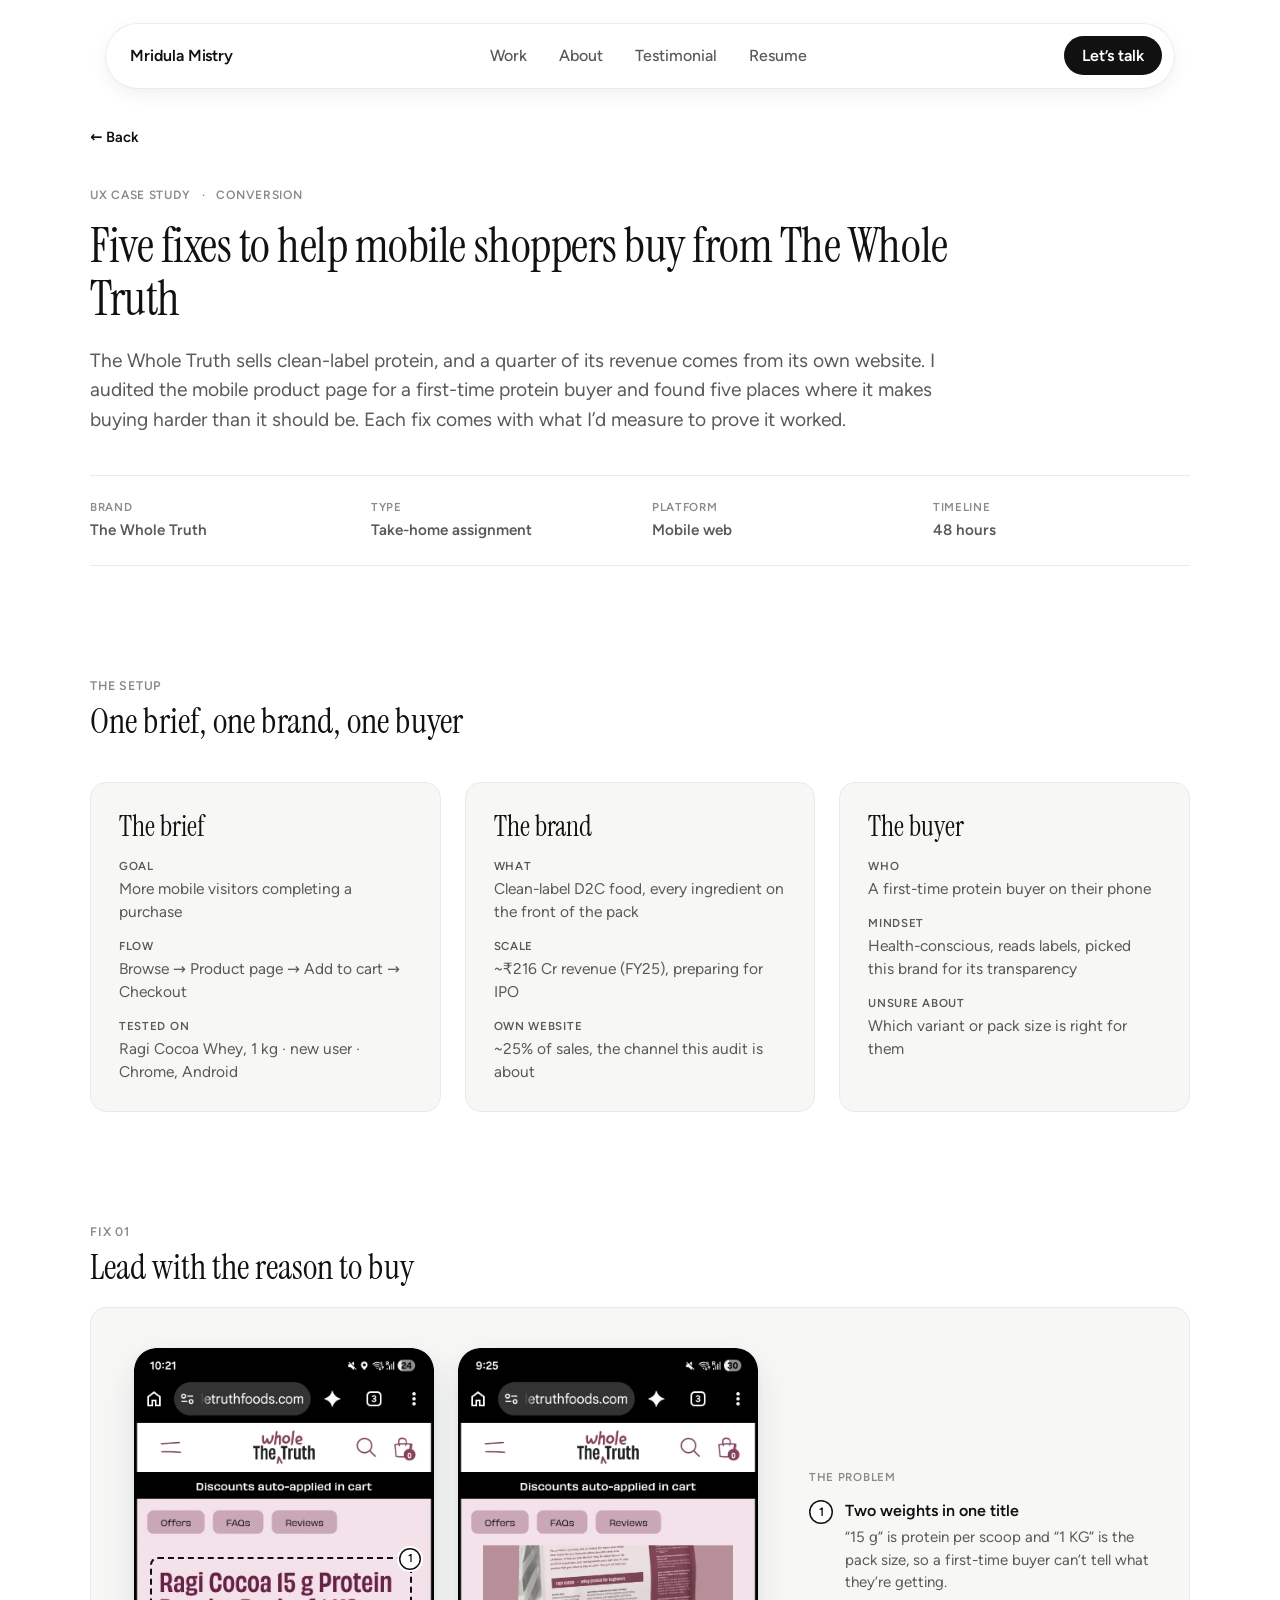
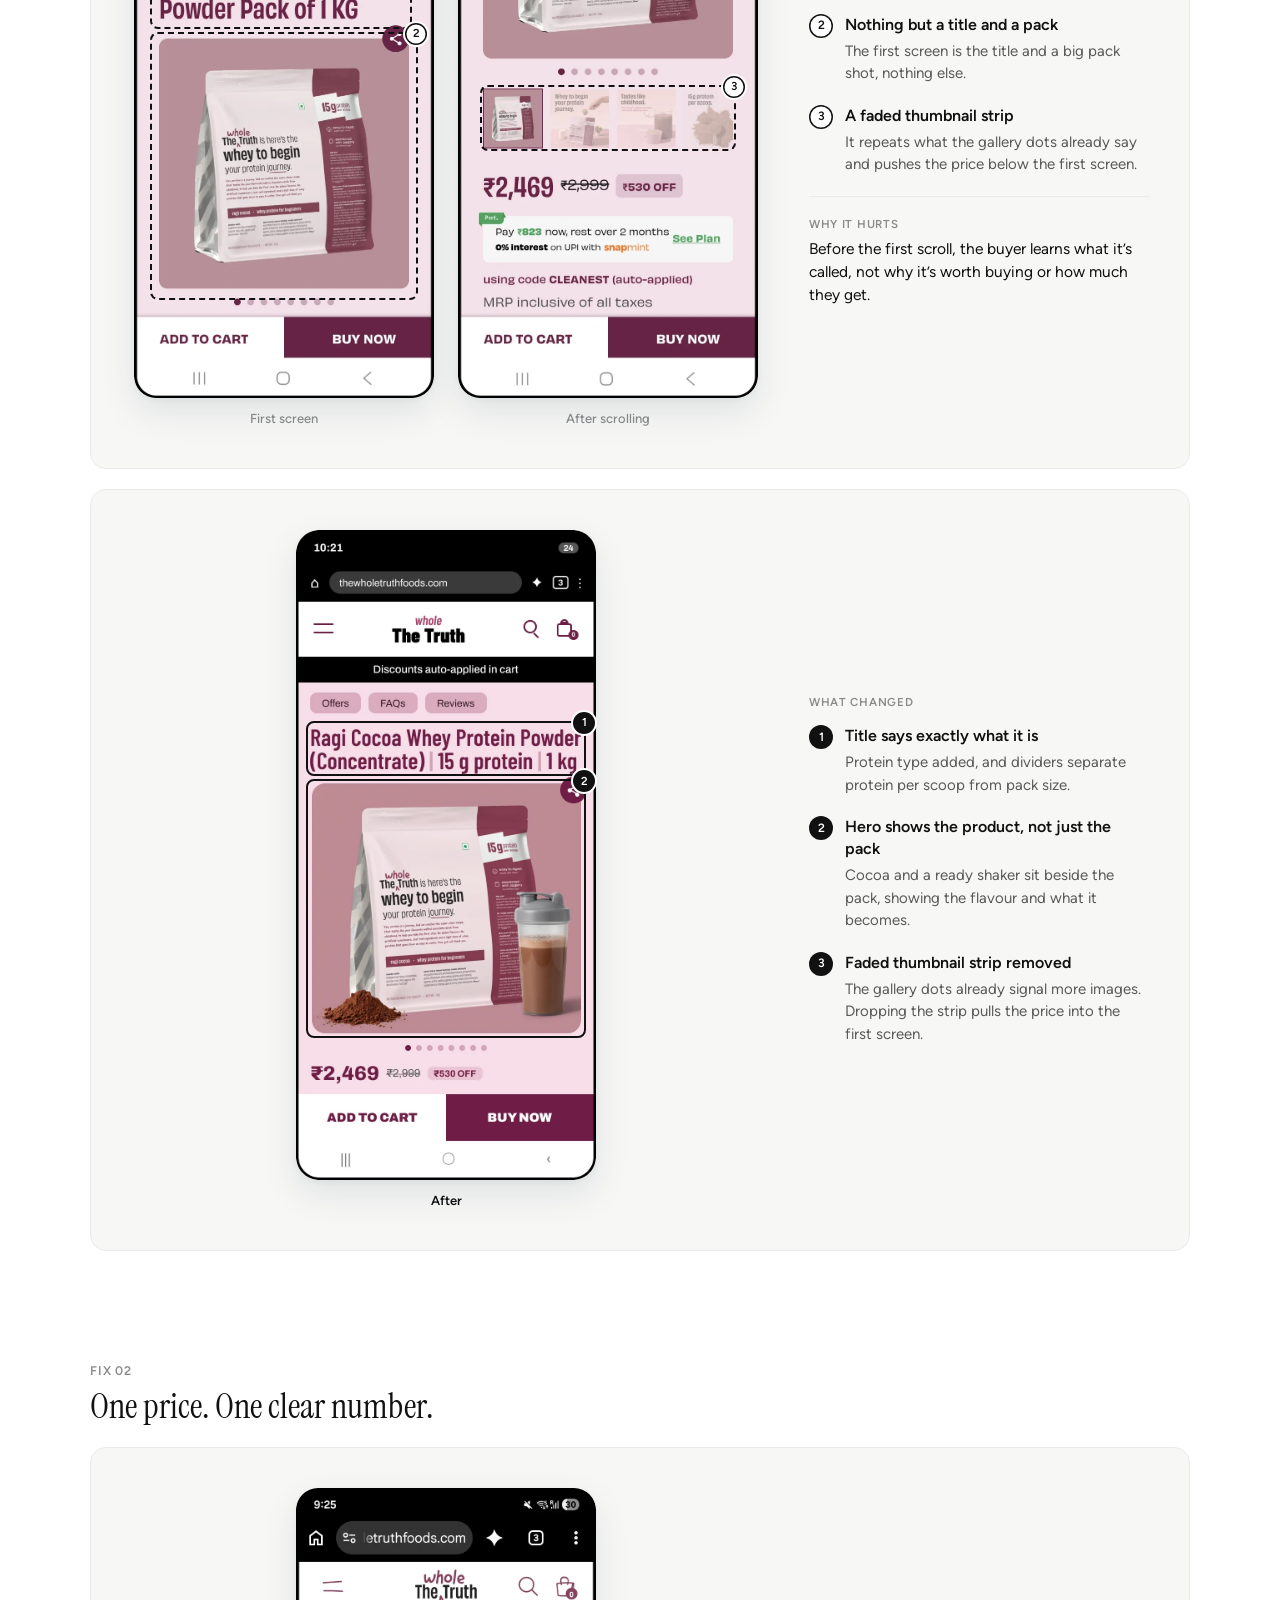
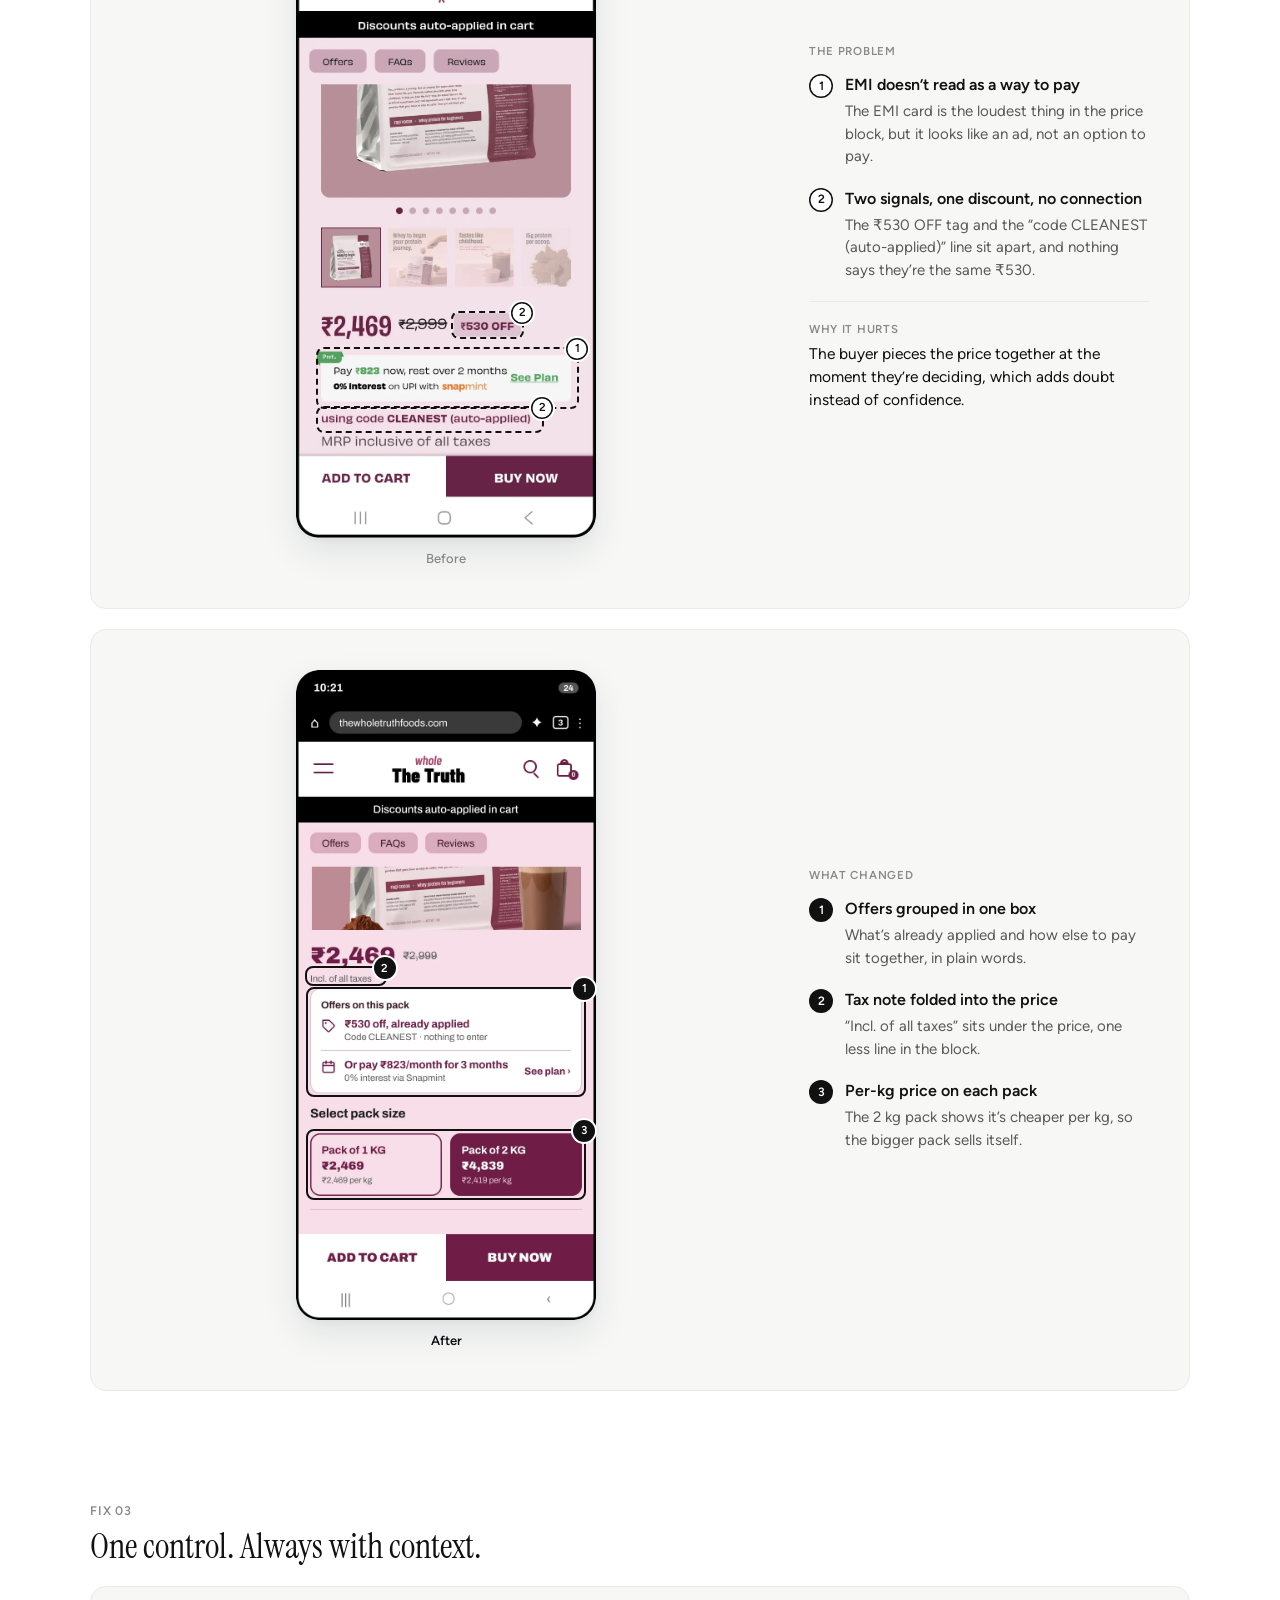
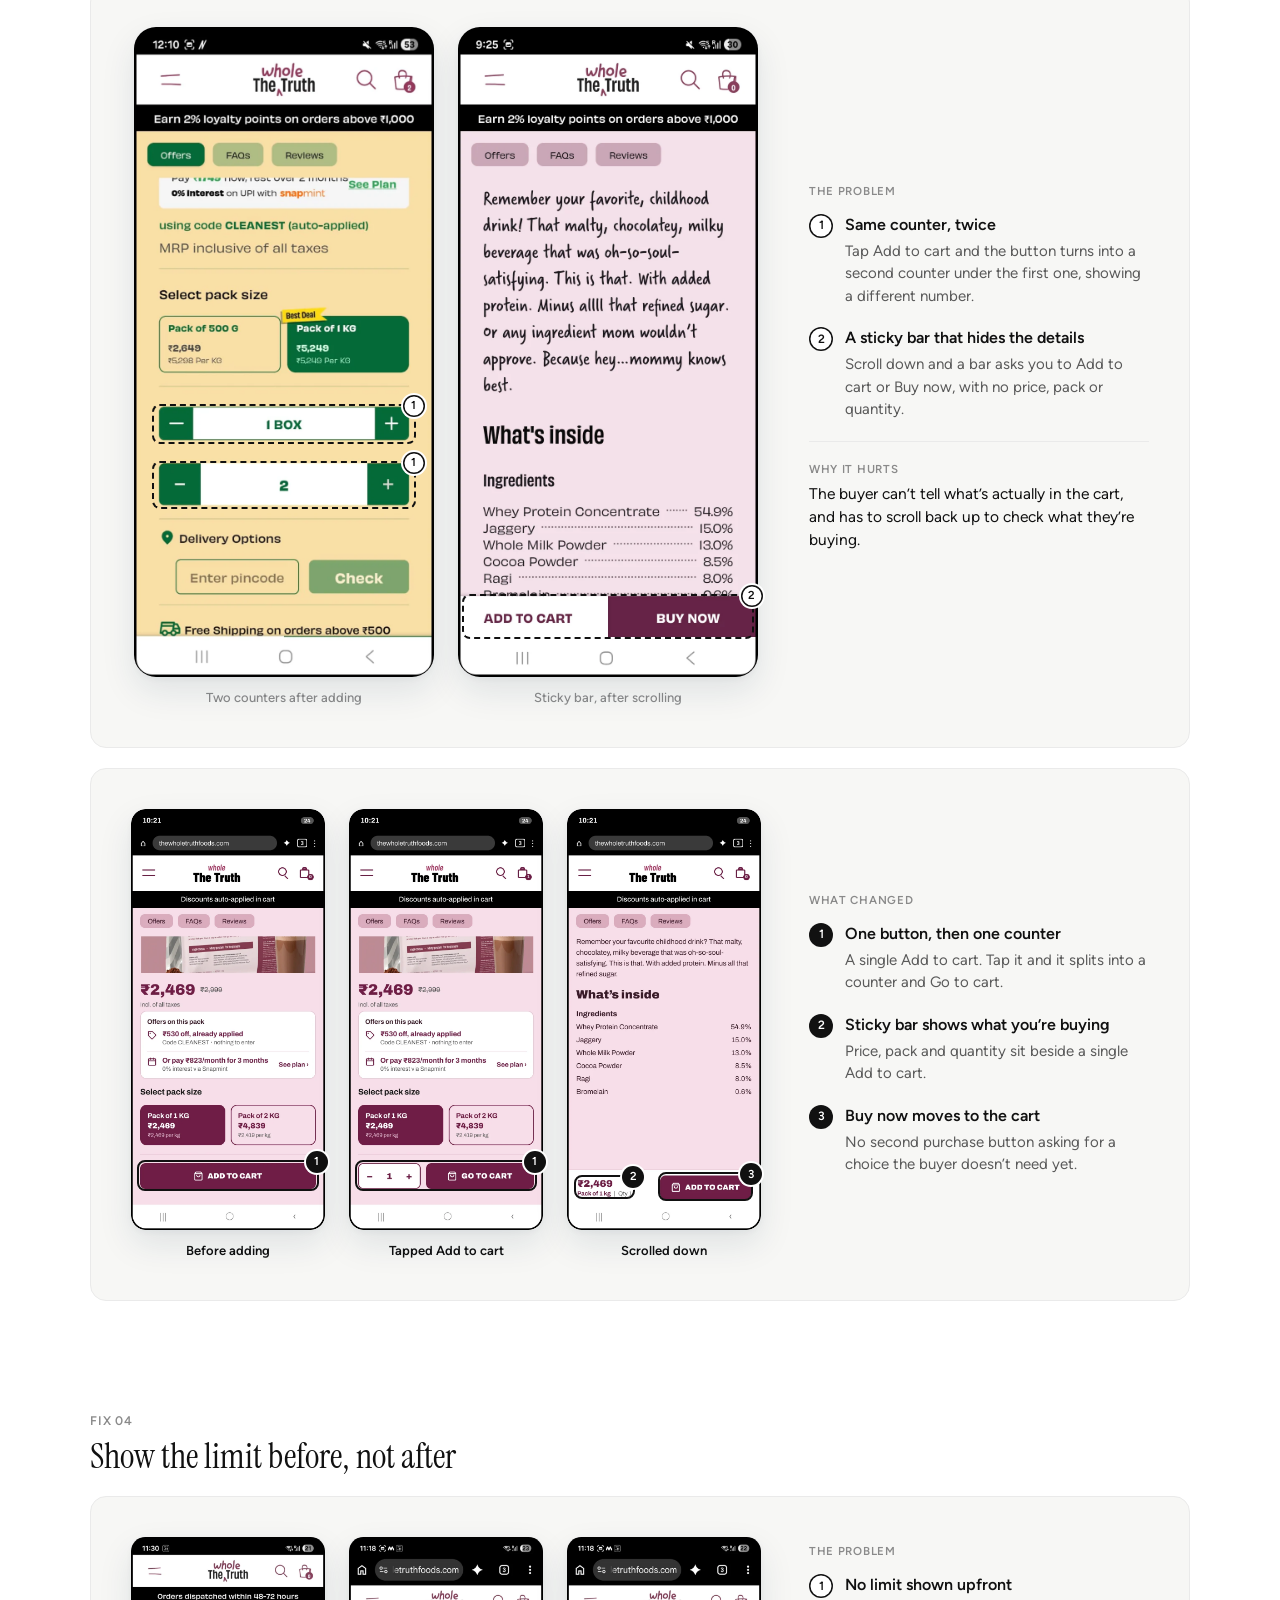
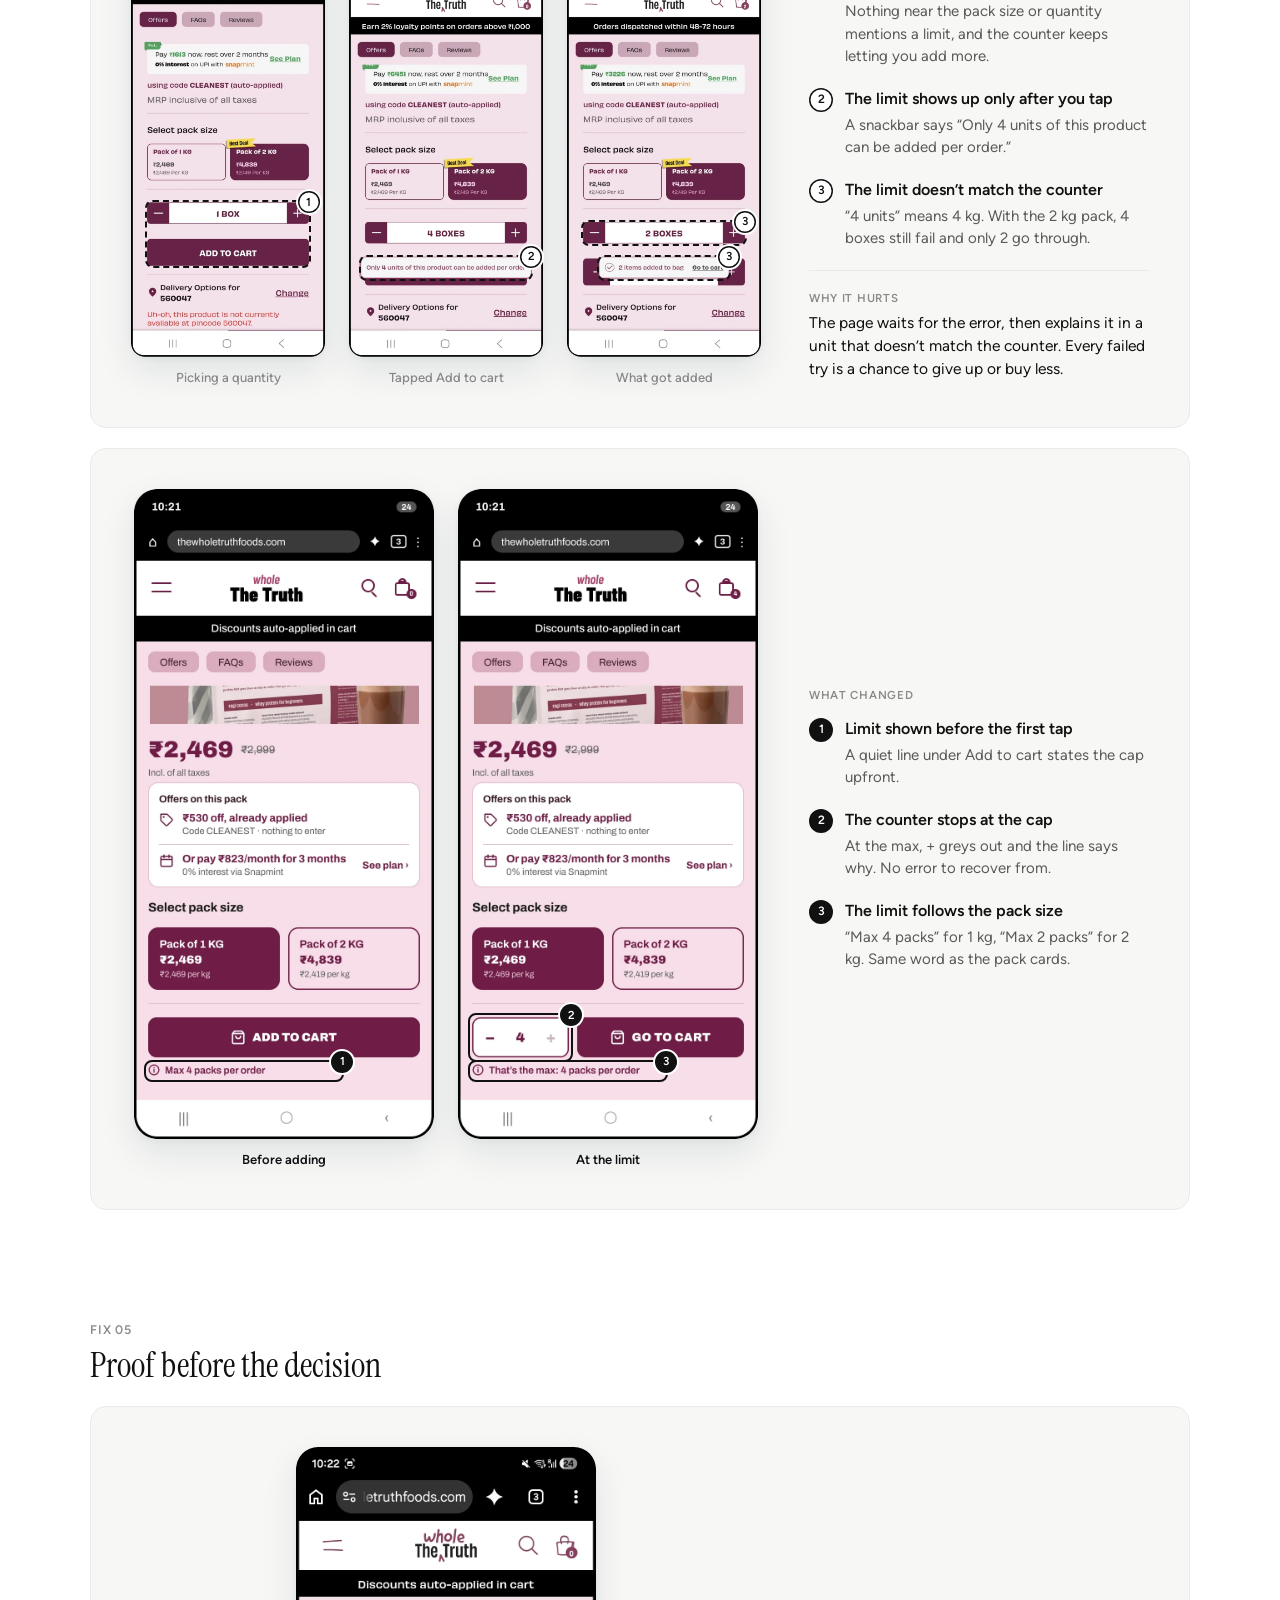
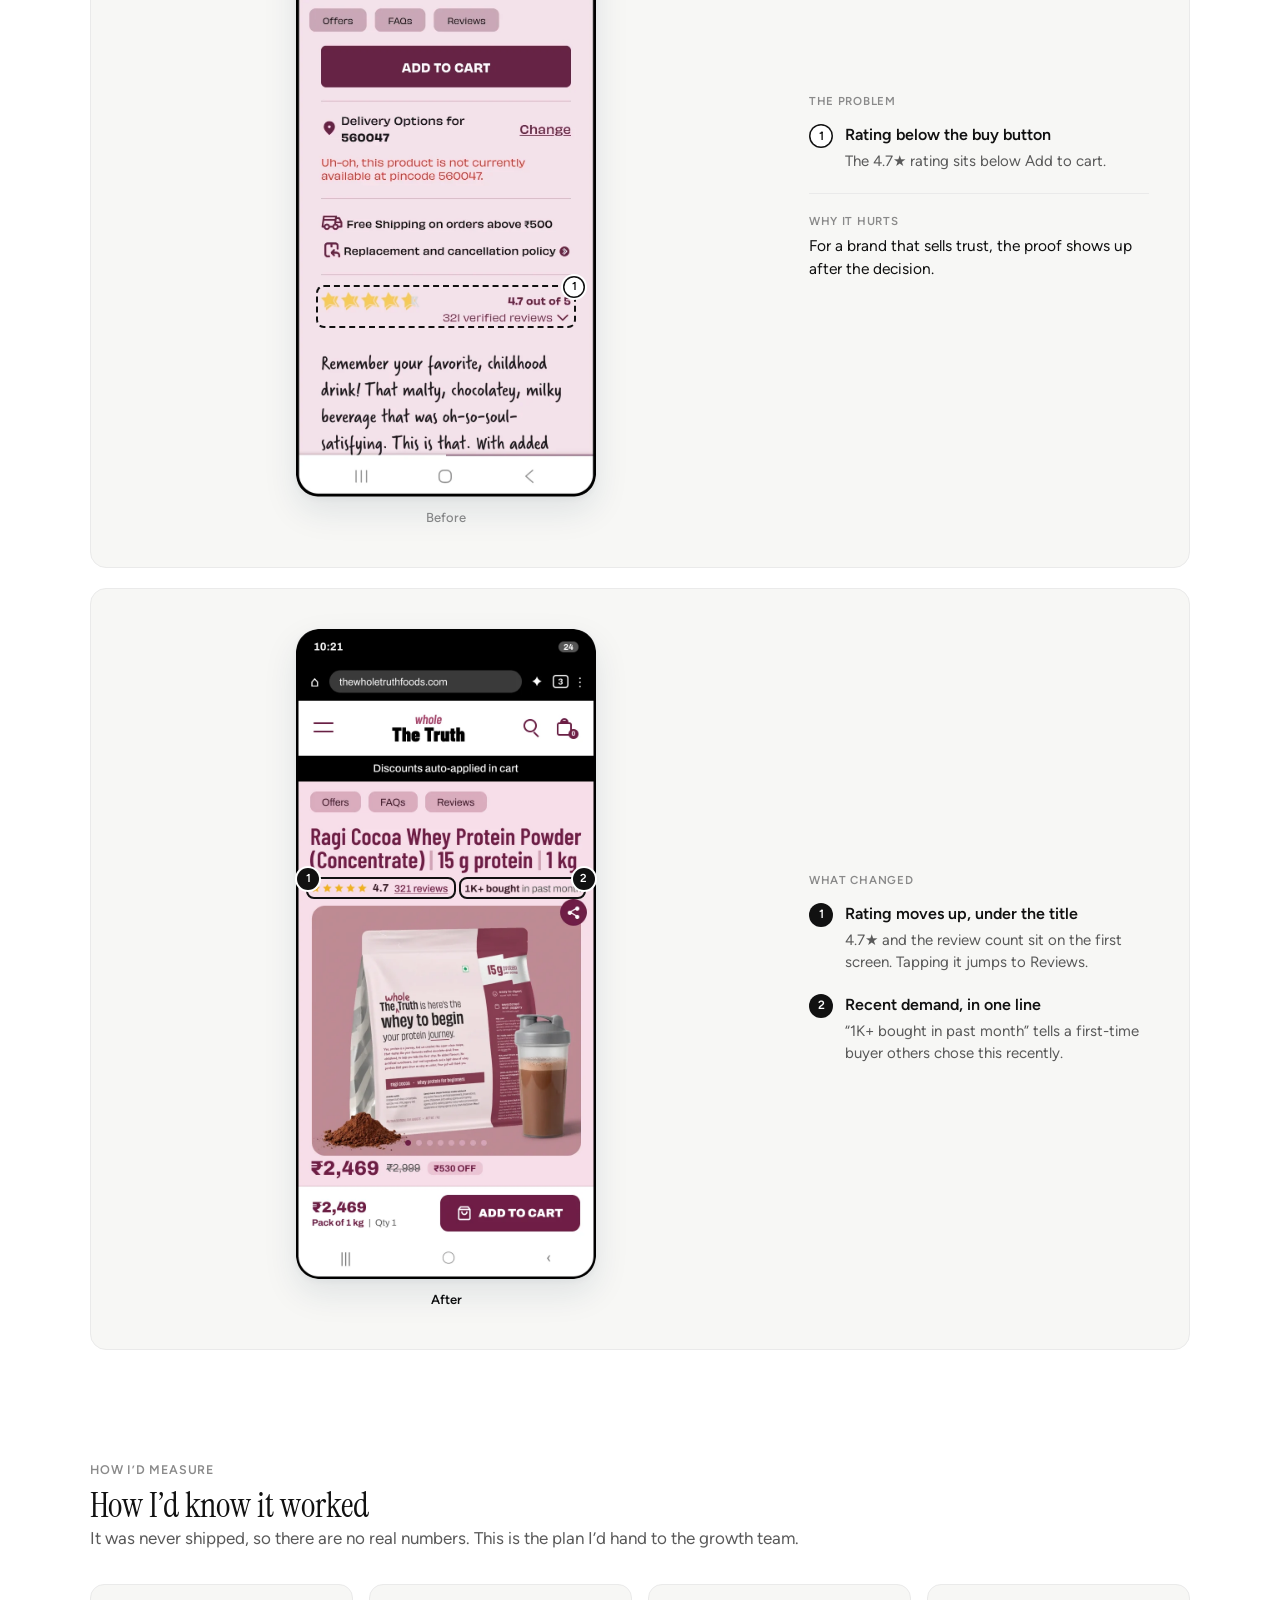
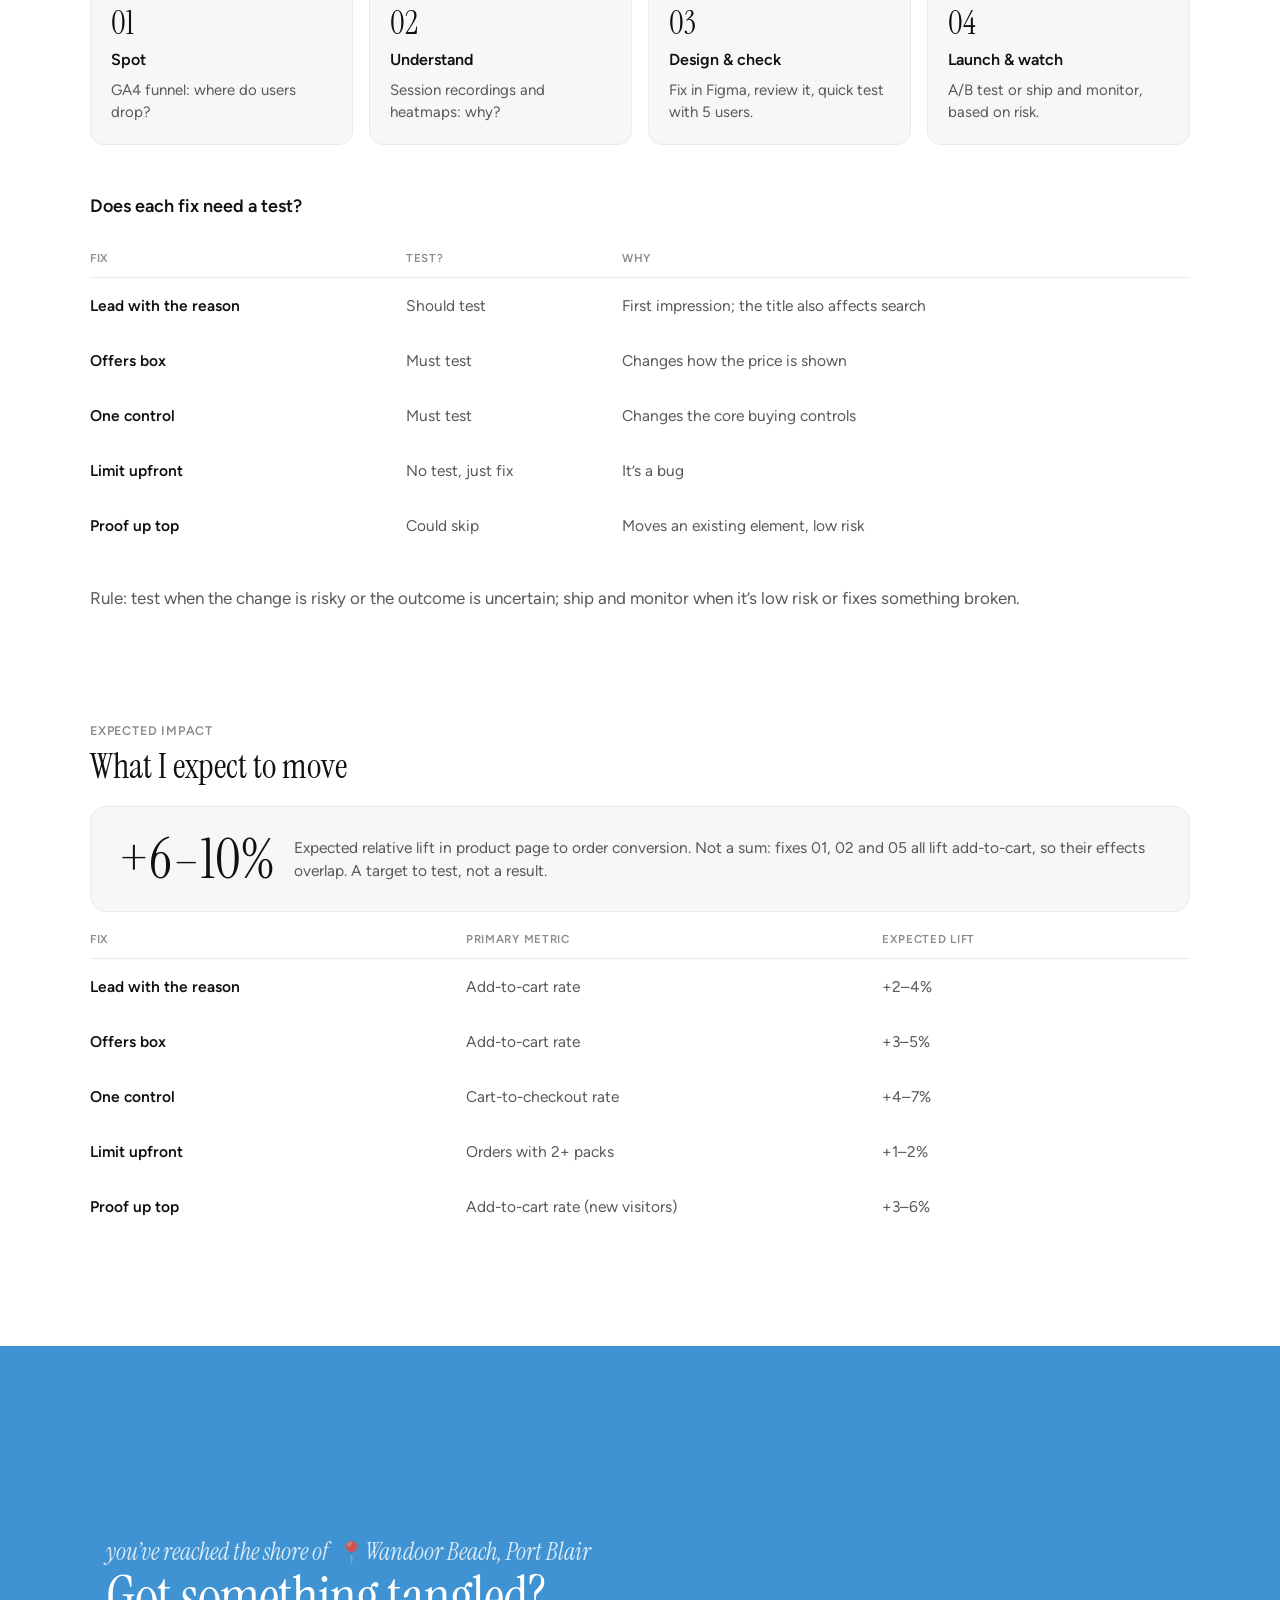
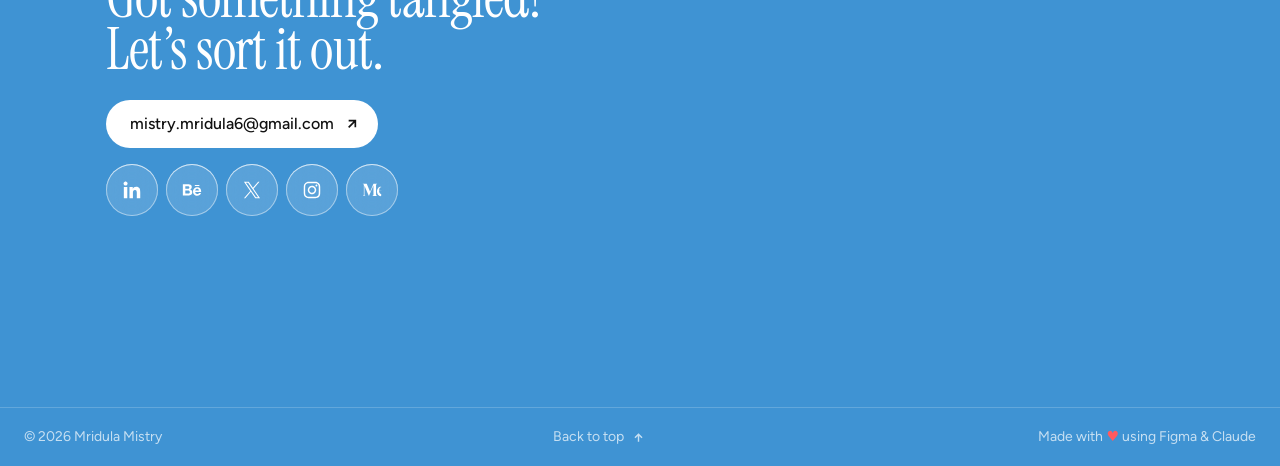
<file: case-studies/the-whole-truth.html>
<!DOCTYPE html>
<html lang="en">
<head>
<meta charset="UTF-8" />
<meta name="viewport" content="width=device-width, initial-scale=1.0" />
<title>The Whole Truth | Mridula Mistry</title>
<link rel="canonical" href="https://mridula-portfolio-five.vercel.app/case-studies/the-whole-truth">
<meta property="og:type" content="article">
<meta property="og:site_name" content="Mridula Mistry">
<meta property="og:title" content="The Whole Truth | Mridula Mistry">
<meta property="og:description" content="Five fixes to help mobile shoppers buy from The Whole Truth: a mobile product page audit with before and after screens, a test plan and expected impact.">
<meta property="og:url" content="https://mridula-portfolio-five.vercel.app/case-studies/the-whole-truth">
<meta property="og:image" content="https://mridula-portfolio-five.vercel.app/images/social/og-home.png">
<meta name="twitter:card" content="summary_large_image">
<link rel="icon" href="/favicon.ico" sizes="32x32">
<link rel="apple-touch-icon" href="/apple-touch-icon.png">
<!-- Analytics: paste the same Clarity / GA4 snippets used on index.html here. -->

<meta name="description" content="Five fixes to help mobile shoppers buy from The Whole Truth: a mobile product page audit with before and after screens, a test plan and expected impact." />
<link rel="icon" type="image/svg+xml" href="/images/mm-favicon.svg" />
<link rel="preload" href="/fonts/instrument-serif-latin-400-normal.woff2" as="font" type="font/woff2" crossorigin>
<link rel="preload" href="/fonts/figtree-latin-400-normal.woff2" as="font" type="font/woff2" crossorigin>
<link rel="stylesheet" href="/css/base.css">
<link rel="stylesheet" href="/css/case-study.css">
<script src="/js/main.js" defer></script>
<meta name="theme-color" content="#FFFFFF">
<link rel="icon" href="/images/mm-favicon.svg" type="image/svg+xml">
<style>
/* The Whole Truth case study. Built 1:1 from Figma frame 314:3011 (Portfolio file). */
:where(.cs) *{margin:0;padding:0;}
.cs img{max-width:100%;display:block;height:auto;}
.cs{padding:128px 24px 0;color:var(--ink-2);}
.tw{max-width:1100px;margin:0 auto;display:flex;flex-direction:column;gap:112px;}
.tw a:focus-visible{outline:2px solid var(--ink);outline-offset:3px;border-radius:4px;}

/* intro */
.tw-back{display:block;width:max-content;font-weight:700;font-size:14.7px;line-height:18px;color:var(--ink);text-decoration:none;}
.tw-back:hover{text-decoration:underline;}
.tw-tags{margin-top:40px;font-weight:700;font-size:12px;line-height:18px;letter-spacing:.72px;text-transform:uppercase;color:var(--muted);white-space:pre-wrap;}
.tw h1{margin-top:16px;max-width:860px;font-family:var(--serif);font-weight:400;font-size:48px;line-height:52.8px;letter-spacing:-.48px;color:var(--ink);text-wrap:wrap;}
.tw-lede{margin-top:20px;max-width:860px;font-size:19.2px;line-height:29.76px;color:var(--ink-2);text-wrap:pretty;}
.tw-meta{margin-top:40px;display:grid;grid-template-columns:repeat(4,minmax(0,1fr));gap:24px;padding:24px 0;border-top:1px solid var(--line);border-bottom:1px solid var(--line);}
.tw-meta div{display:flex;flex-direction:column;gap:6px;}
.tw-meta dt{font-weight:700;font-size:11.5px;line-height:14px;letter-spacing:.69px;text-transform:uppercase;color:var(--muted);}
.tw-meta dd{font-weight:700;font-size:15.2px;line-height:21.28px;color:var(--ink-2);}

/* shared */
.tw-sec{display:flex;flex-direction:column;gap:20px;}
.tw-head{display:flex;flex-direction:column;gap:8px;}
.tw-label{font-weight:700;font-size:12.5px;line-height:15px;letter-spacing:.8px;text-transform:uppercase;color:var(--muted);}
.tw h2{font-family:var(--serif);font-weight:400;font-size:35.2px;line-height:40.48px;color:var(--ink);text-wrap:wrap;}
.tw-text{max-width:760px;font-size:17px;line-height:26.35px;color:var(--ink-2);text-wrap:pretty;}
.tw-text b{font-weight:600;color:var(--ink);}
.tw-k{font-weight:700;font-size:11.5px;line-height:14px;letter-spacing:.69px;text-transform:uppercase;}

/* setup cards */
.tw-cards{padding-top:20px;display:grid;grid-template-columns:repeat(3,minmax(0,1fr));gap:24px;}
.tw-card{display:flex;flex-direction:column;gap:16px;padding:28px;border-radius:16px;background:#F7F7F5;border:1px solid var(--line);}
.tw-card h3{font-family:var(--serif);font-weight:400;font-size:28px;line-height:32.2px;color:var(--ink);}
.tw-card dl{display:flex;flex-direction:column;gap:16px;}
.tw-card dl div{display:flex;flex-direction:column;gap:4px;}
.tw-card dt{color:var(--ink-2);}
.tw-card dd{font-size:15.5px;line-height:23px;color:var(--ink-2);}

/* phones */
.tw-stage{display:flex;justify-content:center;align-items:flex-end;gap:72px;padding:48px 40px;border-radius:16px;background:#F7F7F5;border:1px solid var(--line);}
.tw-stage--3,.tw-stage--4{gap:32px;}
.tw-phone{display:flex;flex-direction:column;align-items:center;gap:12px;flex:0 0 auto;width:300px;}
.tw-stage--3 .tw-phone{width:250px;}
.tw-stage--4 .tw-phone{width:220px;}
.tw-phone img{width:100%;aspect-ratio:300/650;object-fit:cover;border-radius:7.33%/3.38%;box-shadow:0 2px 6px rgba(15,53,80,.04),0 14px 34px rgba(15,53,80,.10);}
.tw-phone figcaption{font-weight:600;font-size:13px;line-height:18px;color:var(--ink);white-space:nowrap;}
.tw-phone--before figcaption{font-weight:500;color:var(--muted);}
.tw-arrow{flex:0 0 auto;font-size:40px;line-height:48px;color:var(--muted);}

.tw-shot{position:relative;width:100%;}
.tw-mark{position:absolute;left:calc(var(--x)/360*100%);top:calc(var(--y)/780*100%);width:calc(var(--w)/360*100%);height:calc(var(--h)/780*100%);border:2px solid var(--ink);border-radius:8px;pointer-events:none;}
.tw-mark i{position:absolute;top:-11px;right:-11px;width:22px;height:22px;border-radius:11px;display:grid;place-items:center;background:var(--ink);color:#fff;font-style:normal;font-weight:700;font-size:11.5px;line-height:1;box-shadow:0 0 0 2px #fff;}
.tw-mark--l i{right:auto;left:-11px;}

/* what changed */
.tw-changes{list-style:none;padding-top:8px;display:grid;grid-template-columns:repeat(3,minmax(0,1fr));gap:24px;}
.tw-changes li{display:flex;flex-direction:column;gap:8px;padding-top:18px;}
.tw-changes h3{display:flex;align-items:center;gap:10px;font-weight:600;font-size:16px;line-height:22px;color:var(--ink);}
.tw-n{flex:0 0 24px;width:24px;height:24px;border-radius:12px;display:grid;place-items:center;background:var(--ink);color:#fff;font-weight:700;font-size:12px;line-height:15px;}
.tw-changes p{font-size:15px;line-height:22.5px;color:var(--ink-2);}


/* fix: problem block, then fix block */
.tw-pair{display:flex;flex-direction:column;gap:20px;}
.tw-block2{display:grid;grid-template-columns:minmax(0,1fr) 340px;gap:48px;align-items:center;padding:40px;border-radius:16px;background:#F7F7F5;border:1px solid var(--line);}
.tw-phones{display:flex;justify-content:center;align-items:flex-end;gap:24px;min-width:0;}
.tw-phones .tw-phone{flex:1 1 0;min-width:0;max-width:300px;width:auto;}
.tw-phones--1 .tw-phone{max-width:300px;}
.tw-copy{display:flex;flex-direction:column;gap:16px;}
.tw-copy > .tw-k{color:var(--muted);}
.tw-list{list-style:none;display:flex;flex-direction:column;gap:20px;}
.tw-list li{display:grid;grid-template-columns:24px minmax(0,1fr);gap:12px;align-items:start;}
.tw-list h3{font-weight:600;font-size:16px;line-height:22px;color:var(--ink);}
.tw-list p{margin-top:4px;font-size:15px;line-height:22.5px;color:var(--ink-2);}
.tw-n--o{background:#fff;color:var(--ink);box-shadow:inset 0 0 0 1.5px var(--ink);}
.tw-hurt{margin-top:4px;padding-top:20px;border-top:1px solid var(--line);display:flex;flex-direction:column;gap:6px;}
.tw-hurt .tw-k{color:var(--muted);}
.tw-hurt p:last-child{font-size:15.5px;line-height:23px;color:var(--ink);}
.tw-mark--p{border-style:dashed;}
.tw-mark--p i{background:#fff;color:var(--ink);box-shadow:inset 0 0 0 1.5px var(--ink),0 0 0 2px #fff;}
.tw-phone figcaption{white-space:normal;text-align:center;}
@media (max-width:1000px){
  .tw-block2{grid-template-columns:1fr;gap:32px;padding:32px 24px;}
  .tw-phones{justify-content:flex-start;overflow-x:auto;padding:14px 4px 4px;}
  .tw-phones .tw-phone{flex:0 0 220px;max-width:none;}
  .tw-phones > :first-child{margin-left:auto;}
  .tw-phones > :last-child{margin-right:auto;}
}
@media (max-width:760px){
  .tw-block2{padding:24px 16px;}
  .tw-phones .tw-phone{flex-basis:200px;}
}

/* measure */
.tw-measure{display:flex;flex-direction:column;gap:48px;}
.tw-steps{list-style:none;padding-top:12px;display:grid;grid-template-columns:repeat(4,minmax(0,1fr));gap:16px;}
.tw-steps li{display:flex;flex-direction:column;gap:8px;padding:20px;border-radius:14px;background:#F7F7F5;border:1px solid var(--line);}
.tw-steps .tw-num{font-family:var(--serif);font-size:32px;line-height:36px;color:var(--ink);}
.tw-steps h3{font-weight:600;font-size:16px;line-height:22px;color:var(--ink);}
.tw-steps p{font-size:15px;line-height:22.5px;color:var(--ink-2);}
.tw-block{display:flex;flex-direction:column;gap:32px;}
.tw-block h3{font-weight:600;font-size:18px;line-height:26px;color:var(--ink);}
.tw-block .tw-text{max-width:none;}

/* tables */
.tw-tablewrap{overflow-x:auto;}
.tw-table{width:100%;border-collapse:collapse;table-layout:fixed;}
.tw-table th{padding:0 0 12px;text-align:left;color:var(--muted);vertical-align:top;}
.tw-table td{padding:16px 0;font-size:15.5px;line-height:23px;color:var(--ink-2);vertical-align:top;}
.tw-table th+th,.tw-table td+td{padding-left:16px;}
.tw-table tbody tr:first-child td{border-top:1px solid var(--line);}
.tw-table td:first-child{font-weight:600;color:var(--ink);}
.tw-table--test col:nth-child(1){width:300px;}
.tw-table--test col:nth-child(2){width:216px;}
.tw-table--lift col:nth-child(1){width:360px;}
.tw-table--lift col:nth-child(2){width:416px;}

/* impact */
.tw-combined{display:flex;align-items:center;gap:20px;padding:24px 28px;border-radius:16px;background:#F7F7F5;border:1px solid var(--line);}
.tw-big{flex:0 0 auto;font-family:var(--serif);font-size:56px;line-height:56px;color:var(--ink);white-space:nowrap;}
.tw-combined p{flex:1 1 0;min-width:0;font-size:15.5px;line-height:23px;color:var(--ink-2);}

.cs + .footer{margin-top:112px;}

@media (max-width:1100px){
  .tw-stage{overflow-x:auto;justify-content:flex-start;}
  .tw-stage > :first-child{margin-left:auto;}
  .tw-stage > :last-child{margin-right:auto;}
}
@media (max-width:900px){
  .tw-cards{grid-template-columns:1fr;}
  .tw-steps{grid-template-columns:repeat(2,minmax(0,1fr));}
  .tw-meta{grid-template-columns:repeat(2,minmax(0,1fr));}
}
@media (max-width:760px){
  .cs{padding:112px 16px 0;}
  .tw{gap:88px;}
  .tw h1{font-size:36px;line-height:40px;letter-spacing:-.36px;}
  .tw-lede{font-size:17px;line-height:26.35px;}
  .tw h2{font-size:30px;line-height:34.5px;}
  .tw-stage,.tw-stage--3,.tw-stage--4{gap:20px;padding:28px 20px;}
  .tw-phone,.tw-stage--3 .tw-phone,.tw-stage--4 .tw-phone{width:220px;}
  .tw-arrow{display:none;}
  .tw-changes{grid-template-columns:1fr;gap:4px;}
  .tw-changes li:empty{display:none;}
  .tw-steps{grid-template-columns:1fr;}
  .tw-combined{flex-direction:column;align-items:flex-start;}
  .tw-table{min-width:620px;}
}
</style>
</head>
<body>

<a class="skip-link" href="#main">Skip to content</a>
<header class="nav-shell">
<nav class="nav" aria-label="Main">
<a href="/" class="wordmark">Mridula Mistry</a>
<div class="nav-links"><a href="/#work">Work</a><a href="/about">About</a><a href="/#kind">Testimonial</a><a href="https://drive.google.com/file/d/1Jns75wjYnaLUI4F77qrDoTa8SmW4ctKh/view?usp=sharing" target="_blank" rel="noopener">Resume</a></div>
<div class="nav-right"><a href="/#talk" class="nav-cta">Let’s talk</a><button class="nav-menu" type="button" aria-label="Menu" aria-expanded="false"><span></span></button></div>
</nav>
<div class="nav-sheet"><a href="/#work">Work</a><a href="/about">About</a><a href="/#kind">Testimonial</a><a href="https://drive.google.com/file/d/1Jns75wjYnaLUI4F77qrDoTa8SmW4ctKh/view?usp=sharing" target="_blank" rel="noopener">Resume</a></div>
</header>

<main id="main" class="cs">
<div class="tw">

<header>
  <a class="tw-back" href="/#work">&larr; Back</a>
  <p class="tw-tags">UX case study   ·   Conversion</p>
  <h1>Five fixes to help mobile shoppers buy from The Whole Truth</h1>
  <p class="tw-lede">The Whole Truth sells clean-label protein, and a quarter of its revenue comes from its own website. I audited the mobile product page for a first-time protein buyer and found five places where it makes buying harder than it should be. Each fix comes with what I’d measure to prove it worked.</p>
  <dl class="tw-meta">
    <div><dt>Brand</dt><dd>The Whole Truth</dd></div>
    <div><dt>Type</dt><dd>Take-home assignment</dd></div>
    <div><dt>Platform</dt><dd>Mobile web</dd></div>
    <div><dt>Timeline</dt><dd>48 hours</dd></div>
  </dl>
</header>

<section class="tw-sec" aria-labelledby="setup-h">
  <div class="tw-head"><p class="tw-label">The setup</p><h2 id="setup-h">One brief, one brand, one buyer</h2></div>
  <div class="tw-cards">
    <div class="tw-card"><h3>The brief</h3><dl>
      <div><dt class="tw-k">Goal</dt><dd>More mobile visitors completing a purchase</dd></div>
      <div><dt class="tw-k">Flow</dt><dd>Browse → Product page → Add to cart → Checkout</dd></div>
      <div><dt class="tw-k">Tested on</dt><dd>Ragi Cocoa Whey, 1 kg · new user · Chrome, Android</dd></div>
    </dl></div>
    <div class="tw-card"><h3>The brand</h3><dl>
      <div><dt class="tw-k">What</dt><dd>Clean-label D2C food, every ingredient on the front of the pack</dd></div>
      <div><dt class="tw-k">Scale</dt><dd>~₹216 Cr revenue (FY25), preparing for IPO</dd></div>
      <div><dt class="tw-k">Own website</dt><dd>~25% of sales, the channel this audit is about</dd></div>
    </dl></div>
    <div class="tw-card"><h3>The buyer</h3><dl>
      <div><dt class="tw-k">Who</dt><dd>A first-time protein buyer on their phone</dd></div>
      <div><dt class="tw-k">Mindset</dt><dd>Health-conscious, reads labels, picked this brand for its transparency</dd></div>
      <div><dt class="tw-k">Unsure about</dt><dd>Which variant or pack size is right for them</dd></div>
    </dl></div>
  </div>
</section>

<section class="tw-sec" aria-labelledby="f1-h">
  <div class="tw-head"><p class="tw-label">Fix 01</p><h2 id="f1-h">Lead with the reason to buy</h2></div>
  <div class="tw-pair">
    <div class="tw-block2 tw-block2--problem">
      <div class="tw-phones tw-phones--2"><figure class="tw-phone tw-phone--before"><div class="tw-shot"><img src="/images/case-studies/the-whole-truth/fix1-before.webp" width="720" height="1560" loading="lazy" decoding="async" alt="Before: the first screen shows a title and a large pack shot"><span aria-hidden="true"><span class="tw-mark tw-mark--p" style="--x:19;--y:250;--w:315;--h:87"><i>1</i></span><span class="tw-mark tw-mark--p" style="--x:19;--y:340;--w:322;--h:322"><i>2</i></span></span></div><figcaption>First screen</figcaption></figure><figure class="tw-phone tw-phone--before"><div class="tw-shot"><img src="/images/case-studies/the-whole-truth/fix2-before.webp" width="720" height="1560" loading="lazy" decoding="async" alt="Before, scrolled: a faded thumbnail strip under the gallery"><span aria-hidden="true"><span class="tw-mark tw-mark--p" style="--x:26;--y:404;--w:308;--h:79"><i>3</i></span></span></div><figcaption>After scrolling</figcaption></figure></div>
      <div class="tw-copy">
        <p class="tw-k">The problem</p>
        <ol class="tw-list"><li><span class="tw-n tw-n--o" aria-hidden="true">1</span><div><h3>Two weights in one title</h3><p>“15 g” is protein per scoop and “1 KG” is the pack size, so a first-time buyer can’t tell what they’re getting.</p></div></li><li><span class="tw-n tw-n--o" aria-hidden="true">2</span><div><h3>Nothing but a title and a pack</h3><p>The first screen is the title and a big pack shot, nothing else.</p></div></li><li><span class="tw-n tw-n--o" aria-hidden="true">3</span><div><h3>A faded thumbnail strip</h3><p>It repeats what the gallery dots already say and pushes the price below the first screen.</p></div></li></ol>
        <div class="tw-hurt"><p class="tw-k">Why it hurts</p><p>Before the first scroll, the buyer learns what it’s called, not why it’s worth buying or how much they get.</p></div>
      </div>
    </div>
    <div class="tw-block2">
      <div class="tw-phones tw-phones--1"><figure class="tw-phone"><div class="tw-shot"><img src="/images/case-studies/the-whole-truth/fix1-after.webp" width="720" height="1560" loading="lazy" decoding="async" alt="After: a clearer title, the product shown with cocoa and a shaker, and the price on the first screen"><span aria-hidden="true"><span class="tw-mark" style="--x:12;--y:229;--w:336;--h:66"><i>1</i></span><span class="tw-mark" style="--x:12;--y:299;--w:336;--h:310"><i>2</i></span></span></div><figcaption>After</figcaption></figure></div>
      <div class="tw-copy">
        <p class="tw-k">What changed</p>
        <ol class="tw-list"><li><span class="tw-n" aria-hidden="true">1</span><div><h3>Title says exactly what it is</h3><p>Protein type added, and dividers separate protein per scoop from pack size.</p></div></li><li><span class="tw-n" aria-hidden="true">2</span><div><h3>Hero shows the product, not just the pack</h3><p>Cocoa and a ready shaker sit beside the pack, showing the flavour and what it becomes.</p></div></li><li><span class="tw-n" aria-hidden="true">3</span><div><h3>Faded thumbnail strip removed</h3><p>The gallery dots already signal more images. Dropping the strip pulls the price into the first screen.</p></div></li></ol>
      </div>
    </div>
  </div>
</section>

<section class="tw-sec" aria-labelledby="f2-h">
  <div class="tw-head"><p class="tw-label">Fix 02</p><h2 id="f2-h">One price. One clear number.</h2></div>
  <div class="tw-pair">
    <div class="tw-block2 tw-block2--problem">
      <div class="tw-phones tw-phones--1"><figure class="tw-phone tw-phone--before"><div class="tw-shot"><img src="/images/case-studies/the-whole-truth/fix2-before.webp" width="720" height="1560" loading="lazy" decoding="async" alt="Before: a loud EMI card, a separate ₹530 OFF tag and a coupon line"><span aria-hidden="true"><span class="tw-mark tw-mark--p" style="--x:24;--y:551;--w:316;--h:74"><i>1</i></span><span class="tw-mark tw-mark--p" style="--x:186;--y:508;--w:88;--h:34"><i>2</i></span><span class="tw-mark tw-mark--p" style="--x:24;--y:622;--w:274;--h:32"><i>2</i></span></span></div><figcaption>Before</figcaption></figure></div>
      <div class="tw-copy">
        <p class="tw-k">The problem</p>
        <ol class="tw-list"><li><span class="tw-n tw-n--o" aria-hidden="true">1</span><div><h3>EMI doesn’t read as a way to pay</h3><p>The EMI card is the loudest thing in the price block, but it looks like an ad, not an option to pay.</p></div></li><li><span class="tw-n tw-n--o" aria-hidden="true">2</span><div><h3>Two signals, one discount, no connection</h3><p>The ₹530 OFF tag and the “code CLEANEST (auto-applied)” line sit apart, and nothing says they’re the same ₹530.</p></div></li></ol>
        <div class="tw-hurt"><p class="tw-k">Why it hurts</p><p>The buyer pieces the price together at the moment they’re deciding, which adds doubt instead of confidence.</p></div>
      </div>
    </div>
    <div class="tw-block2">
      <div class="tw-phones tw-phones--1"><figure class="tw-phone"><div class="tw-shot"><img src="/images/case-studies/the-whole-truth/fix2-after.webp" width="720" height="1560" loading="lazy" decoding="async" alt="After: one offers box with the applied discount and the pay-later option, and per-kg prices on each pack"><span aria-hidden="true"><span class="tw-mark" style="--x:12;--y:381;--w:336;--h:132"><i>1</i></span><span class="tw-mark" style="--x:11;--y:356;--w:98;--h:23"><i>2</i></span><span class="tw-mark" style="--x:12;--y:551;--w:336;--h:85"><i>3</i></span></span></div><figcaption>After</figcaption></figure></div>
      <div class="tw-copy">
        <p class="tw-k">What changed</p>
        <ol class="tw-list"><li><span class="tw-n" aria-hidden="true">1</span><div><h3>Offers grouped in one box</h3><p>What’s already applied and how else to pay sit together, in plain words.</p></div></li><li><span class="tw-n" aria-hidden="true">2</span><div><h3>Tax note folded into the price</h3><p>“Incl. of all taxes” sits under the price, one less line in the block.</p></div></li><li><span class="tw-n" aria-hidden="true">3</span><div><h3>Per-kg price on each pack</h3><p>The 2 kg pack shows it’s cheaper per kg, so the bigger pack sells itself.</p></div></li></ol>
      </div>
    </div>
  </div>
</section>

<section class="tw-sec" aria-labelledby="f3-h">
  <div class="tw-head"><p class="tw-label">Fix 03</p><h2 id="f3-h">One control. Always with context.</h2></div>
  <div class="tw-pair">
    <div class="tw-block2 tw-block2--problem">
      <div class="tw-phones tw-phones--2"><figure class="tw-phone tw-phone--before"><div class="tw-shot"><img src="/images/case-studies/the-whole-truth/fix3-before.webp" width="720" height="1560" loading="lazy" decoding="async" alt="Before: two quantity counters showing different numbers"><span aria-hidden="true"><span class="tw-mark tw-mark--p" style="--x:22;--y:452;--w:316;--h:48"><i>1</i></span><span class="tw-mark tw-mark--p" style="--x:22;--y:520;--w:316;--h:58"><i>1</i></span></span></div><figcaption>Two counters after adding</figcaption></figure><figure class="tw-phone tw-phone--before"><div class="tw-shot"><img src="/images/case-studies/the-whole-truth/fix3-before-2.webp" width="720" height="1560" loading="lazy" decoding="async" alt="Before: a sticky bar with Add to cart and Buy now and no details"><span aria-hidden="true"><span class="tw-mark tw-mark--p" style="--x:5;--y:680;--w:350;--h:54"><i>2</i></span></span></div><figcaption>Sticky bar, after scrolling</figcaption></figure></div>
      <div class="tw-copy">
        <p class="tw-k">The problem</p>
        <ol class="tw-list"><li><span class="tw-n tw-n--o" aria-hidden="true">1</span><div><h3>Same counter, twice</h3><p>Tap Add to cart and the button turns into a second counter under the first one, showing a different number.</p></div></li><li><span class="tw-n tw-n--o" aria-hidden="true">2</span><div><h3>A sticky bar that hides the details</h3><p>Scroll down and a bar asks you to Add to cart or Buy now, with no price, pack or quantity.</p></div></li></ol>
        <div class="tw-hurt"><p class="tw-k">Why it hurts</p><p>The buyer can’t tell what’s actually in the cart, and has to scroll back up to check what they’re buying.</p></div>
      </div>
    </div>
    <div class="tw-block2">
      <div class="tw-phones tw-phones--3"><figure class="tw-phone"><div class="tw-shot"><img src="/images/case-studies/the-whole-truth/fix3-after-1.webp" width="720" height="1560" loading="lazy" decoding="async" alt="After, before adding: a single Add to cart button"><span aria-hidden="true"><span class="tw-mark" style="--x:12;--y:651;--w:336;--h:58"><i>1</i></span></span></div><figcaption>Before adding</figcaption></figure><figure class="tw-phone"><div class="tw-shot"><img src="/images/case-studies/the-whole-truth/fix3-after-2.webp" width="720" height="1560" loading="lazy" decoding="async" alt="After tapping Add to cart: the button splits into a counter and Go to cart"><span aria-hidden="true"><span class="tw-mark" style="--x:12;--y:651;--w:336;--h:58"><i>1</i></span></span></div><figcaption>Tapped Add to cart</figcaption></figure><figure class="tw-phone"><div class="tw-shot"><img src="/images/case-studies/the-whole-truth/fix3-after-3.webp" width="720" height="1560" loading="lazy" decoding="async" alt="After, scrolled down: a sticky bar with price, pack, quantity and Add to cart"><span aria-hidden="true"><span class="tw-mark" style="--x:13;--y:678;--w:114;--h:46"><i>2</i></span><span class="tw-mark" style="--x:168;--y:674;--w:178;--h:54"><i>3</i></span></span></div><figcaption>Scrolled down</figcaption></figure></div>
      <div class="tw-copy">
        <p class="tw-k">What changed</p>
        <ol class="tw-list"><li><span class="tw-n" aria-hidden="true">1</span><div><h3>One button, then one counter</h3><p>A single Add to cart. Tap it and it splits into a counter and Go to cart.</p></div></li><li><span class="tw-n" aria-hidden="true">2</span><div><h3>Sticky bar shows what you’re buying</h3><p>Price, pack and quantity sit beside a single Add to cart.</p></div></li><li><span class="tw-n" aria-hidden="true">3</span><div><h3>Buy now moves to the cart</h3><p>No second purchase button asking for a choice the buyer doesn’t need yet.</p></div></li></ol>
      </div>
    </div>
  </div>
</section>

<section class="tw-sec" aria-labelledby="f4-h">
  <div class="tw-head"><p class="tw-label">Fix 04</p><h2 id="f4-h">Show the limit before, not after</h2></div>
  <div class="tw-pair">
    <div class="tw-block2 tw-block2--problem">
      <div class="tw-phones tw-phones--3"><figure class="tw-phone tw-phone--before"><div class="tw-shot"><img src="/images/case-studies/the-whole-truth/fix4-before-1.webp" width="720" height="1560" loading="lazy" decoding="async" alt="Before: the counter and Add to cart with no limit mentioned"><span aria-hidden="true"><span class="tw-mark tw-mark--p" style="--x:26;--y:489;--w:308;--h:126"><i>1</i></span></span></div><figcaption>Picking a quantity</figcaption></figure><figure class="tw-phone tw-phone--before"><div class="tw-shot"><img src="/images/case-studies/the-whole-truth/fix4-before-2.webp" width="720" height="1560" loading="lazy" decoding="async" alt="Before: a snackbar says only 4 units can be added per order"><span aria-hidden="true"><span class="tw-mark tw-mark--p" style="--x:18;--y:590;--w:324;--h:48"><i>2</i></span></span></div><figcaption>Tapped Add to cart</figcaption></figure><figure class="tw-phone tw-phone--before"><div class="tw-shot"><img src="/images/case-studies/the-whole-truth/fix4-before.webp" width="720" height="1560" loading="lazy" decoding="async" alt="Before: with the 2 kg pack, only 2 boxes were added"><span aria-hidden="true"><span class="tw-mark tw-mark--p" style="--x:26;--y:525;--w:308;--h:48"><i>3</i></span><span class="tw-mark tw-mark--p" style="--x:55;--y:590;--w:250;--h:48"><i>3</i></span></span></div><figcaption>What got added</figcaption></figure></div>
      <div class="tw-copy">
        <p class="tw-k">The problem</p>
        <ol class="tw-list"><li><span class="tw-n tw-n--o" aria-hidden="true">1</span><div><h3>No limit shown upfront</h3><p>Nothing near the pack size or quantity mentions a limit, and the counter keeps letting you add more.</p></div></li><li><span class="tw-n tw-n--o" aria-hidden="true">2</span><div><h3>The limit shows up only after you tap</h3><p>A snackbar says “Only 4 units of this product can be added per order.”</p></div></li><li><span class="tw-n tw-n--o" aria-hidden="true">3</span><div><h3>The limit doesn’t match the counter</h3><p>“4 units” means 4 kg. With the 2 kg pack, 4 boxes still fail and only 2 go through.</p></div></li></ol>
        <div class="tw-hurt"><p class="tw-k">Why it hurts</p><p>The page waits for the error, then explains it in a unit that doesn’t match the counter. Every failed try is a chance to give up or buy less.</p></div>
      </div>
    </div>
    <div class="tw-block2">
      <div class="tw-phones tw-phones--2"><figure class="tw-phone"><div class="tw-shot"><img src="/images/case-studies/the-whole-truth/fix4-after-1.webp" width="720" height="1560" loading="lazy" decoding="async" alt="After, before adding: Max 4 packs per order shown under Add to cart"><span aria-hidden="true"><span class="tw-mark" style="--x:12;--y:685;--w:240;--h:26"><i>1</i></span></span></div><figcaption>Before adding</figcaption></figure><figure class="tw-phone"><div class="tw-shot"><img src="/images/case-studies/the-whole-truth/fix4-after-2.webp" width="720" height="1560" loading="lazy" decoding="async" alt="After, at the limit: the plus button greys out and the line explains the max"><span aria-hidden="true"><span class="tw-mark" style="--x:12;--y:629;--w:126;--h:58"><i>2</i></span><span class="tw-mark" style="--x:12;--y:685;--w:240;--h:26"><i>3</i></span></span></div><figcaption>At the limit</figcaption></figure></div>
      <div class="tw-copy">
        <p class="tw-k">What changed</p>
        <ol class="tw-list"><li><span class="tw-n" aria-hidden="true">1</span><div><h3>Limit shown before the first tap</h3><p>A quiet line under Add to cart states the cap upfront.</p></div></li><li><span class="tw-n" aria-hidden="true">2</span><div><h3>The counter stops at the cap</h3><p>At the max, + greys out and the line says why. No error to recover from.</p></div></li><li><span class="tw-n" aria-hidden="true">3</span><div><h3>The limit follows the pack size</h3><p>“Max 4 packs” for 1 kg, “Max 2 packs” for 2 kg. Same word as the pack cards.</p></div></li></ol>
      </div>
    </div>
  </div>
</section>

<section class="tw-sec" aria-labelledby="f5-h">
  <div class="tw-head"><p class="tw-label">Fix 05</p><h2 id="f5-h">Proof before the decision</h2></div>
  <div class="tw-pair">
    <div class="tw-block2 tw-block2--problem">
      <div class="tw-phones tw-phones--1"><figure class="tw-phone tw-phone--before"><div class="tw-shot"><img src="/images/case-studies/the-whole-truth/fix5-before.webp" width="720" height="1560" loading="lazy" decoding="async" alt="Before: the rating appears below the Add to cart button"><span aria-hidden="true"><span class="tw-mark tw-mark--p" style="--x:24;--y:526;--w:312;--h:52"><i>1</i></span></span></div><figcaption>Before</figcaption></figure></div>
      <div class="tw-copy">
        <p class="tw-k">The problem</p>
        <ol class="tw-list"><li><span class="tw-n tw-n--o" aria-hidden="true">1</span><div><h3>Rating below the buy button</h3><p>The 4.7★ rating sits below Add to cart.</p></div></li></ol>
        <div class="tw-hurt"><p class="tw-k">Why it hurts</p><p>For a brand that sells trust, the proof shows up after the decision.</p></div>
      </div>
    </div>
    <div class="tw-block2">
      <div class="tw-phones tw-phones--1"><figure class="tw-phone"><div class="tw-shot"><img src="/images/case-studies/the-whole-truth/fix5-after.webp" width="720" height="1560" loading="lazy" decoding="async" alt="After: rating, review count and 1K+ bought in past month under the title"><span aria-hidden="true"><span class="tw-mark tw-mark--l" style="--x:12;--y:298;--w:180;--h:26"><i>1</i></span><span class="tw-mark" style="--x:196;--y:298;--w:152;--h:26"><i>2</i></span></span></div><figcaption>After</figcaption></figure></div>
      <div class="tw-copy">
        <p class="tw-k">What changed</p>
        <ol class="tw-list"><li><span class="tw-n" aria-hidden="true">1</span><div><h3>Rating moves up, under the title</h3><p>4.7★ and the review count sit on the first screen. Tapping it jumps to Reviews.</p></div></li><li><span class="tw-n" aria-hidden="true">2</span><div><h3>Recent demand, in one line</h3><p>“1K+ bought in past month” tells a first-time buyer others chose this recently.</p></div></li></ol>
      </div>
    </div>
  </div>
</section>

<section class="tw-measure" aria-labelledby="m-h">
  <div class="tw-sec">
    <div class="tw-head"><p class="tw-label">How I’d measure</p><div><h2 id="m-h">How I’d know it worked</h2><p class="tw-text">It was never shipped, so there are no real numbers. This is the plan I’d hand to the growth team.</p></div></div>
    <ol class="tw-steps">
      <li><span class="tw-num">01</span><h3>Spot</h3><p>GA4 funnel: where do users drop?</p></li>
      <li><span class="tw-num">02</span><h3>Understand</h3><p>Session recordings and heatmaps: why?</p></li>
      <li><span class="tw-num">03</span><h3>Design &amp; check</h3><p>Fix in Figma, review it, quick test with 5 users.</p></li>
      <li><span class="tw-num">04</span><h3>Launch &amp; watch</h3><p>A/B test or ship and monitor, based on risk.</p></li>
    </ol>
  </div>
  <div class="tw-block">
    <h3>Does each fix need a test?</h3>
    <div class="tw-tablewrap"><table class="tw-table tw-table--test">
      <colgroup><col><col><col></colgroup>
      <thead><tr><th class="tw-k" scope="col">Fix</th><th class="tw-k" scope="col">Test?</th><th class="tw-k" scope="col">Why</th></tr></thead>
      <tbody>
        <tr><td>Lead with the reason</td><td>Should test</td><td>First impression; the title also affects search</td></tr>
        <tr><td>Offers box</td><td>Must test</td><td>Changes how the price is shown</td></tr>
        <tr><td>One control</td><td>Must test</td><td>Changes the core buying controls</td></tr>
        <tr><td>Limit upfront</td><td>No test, just fix</td><td>It’s a bug</td></tr>
        <tr><td>Proof up top</td><td>Could skip</td><td>Moves an existing element, low risk</td></tr>
      </tbody>
    </table></div>
    <p class="tw-text">Rule: test when the change is risky or the outcome is uncertain; ship and monitor when it’s low risk or fixes something broken.</p>
  </div>
</section>

<section class="tw-sec" aria-labelledby="i-h">
  <div class="tw-head"><p class="tw-label">Expected impact</p><h2 id="i-h">What I expect to move</h2></div>
  <div class="tw-combined"><span class="tw-big">+6–10%</span><p>Expected relative lift in product page to order conversion. Not a sum: fixes 01, 02 and 05 all lift add-to-cart, so their effects overlap. A target to test, not a result.</p></div>
  <div class="tw-tablewrap"><table class="tw-table tw-table--lift">
    <colgroup><col><col><col></colgroup>
    <thead><tr><th class="tw-k" scope="col">Fix</th><th class="tw-k" scope="col">Primary metric</th><th class="tw-k" scope="col">Expected lift</th></tr></thead>
    <tbody>
      <tr><td>Lead with the reason</td><td>Add-to-cart rate</td><td>+2–4%</td></tr>
      <tr><td>Offers box</td><td>Add-to-cart rate</td><td>+3–5%</td></tr>
      <tr><td>One control</td><td>Cart-to-checkout rate</td><td>+4–7%</td></tr>
      <tr><td>Limit upfront</td><td>Orders with 2+ packs</td><td>+1–2%</td></tr>
      <tr><td>Proof up top</td><td>Add-to-cart rate (new visitors)</td><td>+3–6%</td></tr>
    </tbody>
  </table></div>
</section>


</div>
</main>

<footer class="footer">
<svg class="footer__reveal" viewBox="0 0 1440 720" preserveAspectRatio="xMidYMid slice" aria-hidden="true"><defs><filter id="goo" filterUnits="userSpaceOnUse" x="0" y="0" width="1440" height="720"><feGaussianBlur in="SourceGraphic" stdDeviation="14" result="b"></feGaussianBlur><feColorMatrix in="b" mode="matrix" values="1 0 0 0 0  0 1 0 0 0  0 0 1 0 0  0 0 0 30 -14"></feColorMatrix></filter><mask id="foot-mask" maskUnits="userSpaceOnUse" x="0" y="0" width="1440" height="720"><rect width="1440" height="720" fill="black"></rect><g filter="url(#goo)" fill="white"><g id="foot-dots"></g></g></mask></defs><g mask="url(#foot-mask)"><image href="/images/shared/footer-boats.webp" x="0" y="0" width="1440" height="720" preserveAspectRatio="xMidYMid slice" transform="translate(1440 0) scale(-1 1)"></image></g></svg>
<div class="footer__content">
<div class="footer__intro">
<span class="footer__hello">you’ve reached the shore of <span class="footer__pin" aria-hidden="true">📍</span>Wandoor Beach, Port Blair</span>
<h2>Got something tangled?<br>Let’s sort it out.</h2>
</div>
<div class="footer__actions">
<a href="mailto:mistry.mridula6@gmail.com" class="btn btn--white">mistry.mridula6@gmail.com <svg viewBox="0 0 20 20" aria-hidden="true"><path d="M14.1669 13.3335V5.8335H6.66686V7.50016H11.3252L6.0752 12.7418L7.25853 13.9252L12.5002 8.67516V13.3335H14.1669Z" fill="currentColor"/></svg></a>
<div class="socials"><a href="https://www.linkedin.com/in/mridulamistry" class="gicon" aria-label="LinkedIn" target="_blank" rel="noopener"><svg viewBox="0 0 22 22" aria-hidden="true"><path d="M4.56768 2.58594C4.30429 2.58594 4.04348 2.63782 3.80014 2.73861C3.5568 2.8394 3.3357 2.98714 3.14946 3.17338C2.96321 3.35963 2.81548 3.58073 2.71468 3.82407C2.61389 4.06741 2.56201 4.32822 2.56201 4.5916C2.56201 4.85499 2.61389 5.1158 2.71468 5.35914C2.81548 5.60248 2.96321 5.82358 3.14946 6.00982C3.3357 6.19607 3.5568 6.3438 3.80014 6.4446C4.04348 6.54539 4.30429 6.59727 4.56768 6.59727C4.83107 6.59727 5.09188 6.54539 5.33521 6.4446C5.57855 6.3438 5.79966 6.19607 5.9859 6.00982C6.17214 5.82358 6.31988 5.60248 6.42067 5.35914C6.52147 5.1158 6.57335 4.85499 6.57335 4.5916C6.57335 4.32822 6.52147 4.06741 6.42067 3.82407C6.31988 3.58073 6.17214 3.35963 5.9859 3.17338C5.79966 2.98714 5.57855 2.8394 5.33521 2.73861C5.09188 2.63782 4.83107 2.58594 4.56768 2.58594ZM8.46718 8.1171V19.2445H11.9221V13.7418C11.9221 12.2898 12.1953 10.8836 13.9956 10.8836C15.7712 10.8836 15.7932 12.5437 15.7932 13.8334V19.2454H19.2499V13.1432C19.2499 10.1457 18.6046 7.8421 15.1011 7.8421C13.419 7.8421 12.2915 8.76519 11.8304 9.63877H11.7837V8.1171H8.46718ZM2.83701 8.1171H6.29743V19.2445H2.83701V8.1171Z" fill="currentColor"/></svg></a><a href="https://www.behance.net/mistrymridula6" class="gicon" aria-label="Behance" target="_blank" rel="noopener"><svg viewBox="0 0 22 22" aria-hidden="true"><path d="M7.15291 5.25342C7.69283 5.25342 8.17866 5.30017 8.62416 5.3955C9.066 5.49022 9.4458 5.64545 9.76358 5.86117C10.0783 6.07628 10.324 6.3632 10.5006 6.72192C10.672 7.07667 10.7572 7.52033 10.7572 8.04467C10.7572 8.613 10.6286 9.08692 10.3713 9.46642C10.1128 9.84653 9.72905 10.1567 9.22 10.3968C9.913 10.5985 10.4294 10.9487 10.7692 11.4473C11.112 11.9506 11.2797 12.5528 11.2797 13.2587C11.2797 13.8313 11.1704 14.3241 10.9516 14.7373C10.7408 15.1447 10.4344 15.4951 10.0587 15.7584C9.67002 16.0295 9.23559 16.2282 8.77633 16.3451C8.29488 16.4713 7.79914 16.5348 7.30141 16.5339H1.8335V5.25342H7.15291ZM6.83116 9.81109C7.27116 9.81109 7.63539 9.70567 7.92383 9.49483C8.20983 9.28583 8.34825 8.94117 8.34825 8.46909C8.34825 8.20631 8.30211 7.99028 8.20983 7.821C8.12106 7.65746 7.98876 7.52167 7.82758 7.42867C7.65915 7.32921 7.4735 7.26235 7.28033 7.23158C7.06968 7.19225 6.8557 7.17352 6.64141 7.17567H4.31766V9.81109H6.83116ZM6.96958 14.6135C7.21433 14.6135 7.44716 14.5924 7.66625 14.5429C7.88716 14.4953 8.08333 14.4183 8.25016 14.3037C8.417 14.1937 8.5545 14.0443 8.6535 13.8536C8.75341 13.6648 8.802 13.4182 8.802 13.1221C8.80139 12.5415 8.63852 12.1266 8.31341 11.8773C7.988 11.6298 7.55166 11.5069 7.01725 11.5069H4.31766V14.6144L6.96958 14.6135ZM14.8208 14.5759C15.1576 14.9047 15.6416 15.0691 16.2728 15.0691C16.7251 15.0691 17.1156 14.9551 17.4443 14.7272C17.7688 14.4989 17.9668 14.2551 18.0429 14.003H20.0183C19.7012 14.9857 19.2199 15.6878 18.5617 16.1104C17.9118 16.5348 17.1207 16.7457 16.1967 16.7457C15.5539 16.7457 14.9733 16.6427 14.4551 16.4368C13.9566 16.2437 13.5064 15.944 13.136 15.5586C12.7717 15.1645 12.4896 14.7018 12.3064 14.1973C12.1051 13.6393 12.0058 13.0497 12.0131 12.4566C12.0137 11.8455 12.1142 11.2759 12.3147 10.7479C12.5049 10.2387 12.7961 9.77317 13.1708 9.37934C13.5412 8.99434 13.9824 8.69061 14.4945 8.46817C15.0331 8.24068 15.6131 8.12768 16.1977 8.13634C16.8882 8.13634 17.4929 8.27078 18.0117 8.53967C18.5143 8.79785 18.9503 9.16866 19.2859 9.62317C19.6177 10.0754 19.857 10.5921 20.0037 11.1733C20.1503 11.752 20.2026 12.3579 20.1604 12.991H14.2653C14.2662 13.6363 14.4835 14.2478 14.8208 14.5759ZM17.3985 10.285C17.1317 9.98984 16.6807 9.83034 16.1289 9.83034C15.7714 9.82972 15.4738 9.89053 15.2361 10.0128C15.0186 10.1235 14.8253 10.2765 14.6677 10.4628C14.5304 10.6329 14.4282 10.8286 14.3671 11.0385C14.3153 11.214 14.2813 11.3943 14.2653 11.5766H17.9155C17.8623 11.0046 17.6662 10.582 17.3985 10.285ZM13.807 6.01058H18.3802V7.12433H13.807V6.01058Z" fill="currentColor"/></svg></a><a href="https://x.com/uxdetangled" class="gicon" aria-label="X" target="_blank" rel="noopener"><svg viewBox="0 0 22 22" aria-hidden="true"><path d="M12.5401 9.735L18.5535 2.75H17.1326L11.9168 8.81833L7.74598 2.75H2.92432L9.23098 11.9258L2.92432 19.25H4.34515L9.85432 12.8425L14.2543 19.25H19.0576L12.5218 9.735H12.5401ZM10.5876 11.9992L9.94598 11.0825L4.86765 3.81333H7.05848L11.156 9.68L11.7976 10.5967L17.1326 18.2233H14.9418L10.5876 11.9992Z" fill="currentColor"/></svg></a><a href="https://www.instagram.com/uxdetangled/" class="gicon" aria-label="Instagram" target="_blank" rel="noopener"><svg viewBox="0 0 22 22" aria-hidden="true"><path d="M10.9992 6.76206C9.87504 6.76206 8.79692 7.20863 8.00201 8.00354C7.20711 8.79844 6.76054 9.87656 6.76054 11.0007C6.76054 12.1249 7.20711 13.203 8.00201 13.9979C8.79692 14.7928 9.87504 15.2394 10.9992 15.2394C12.1234 15.2394 13.2015 14.7928 13.9964 13.9979C14.7913 13.203 15.2379 12.1249 15.2379 11.0007C15.2379 9.87656 14.7913 8.79844 13.9964 8.00354C13.2015 7.20863 12.1234 6.76206 10.9992 6.76206ZM10.9992 13.7535C10.6376 13.7535 10.2795 13.6823 9.94542 13.5439C9.61133 13.4055 9.30777 13.2026 9.05207 12.9469C8.79637 12.6912 8.59353 12.3877 8.45515 12.0536C8.31676 11.7195 8.24554 11.3614 8.24554 10.9998C8.24554 10.6382 8.31676 10.2801 8.45515 9.94603C8.59353 9.61194 8.79637 9.30838 9.05207 9.05267C9.30777 8.79697 9.61133 8.59414 9.94542 8.45575C10.2795 8.31737 10.6376 8.24614 10.9992 8.24614C11.7295 8.24614 12.4299 8.53626 12.9463 9.05267C13.4628 9.56909 13.7529 10.2695 13.7529 10.9998C13.7529 11.7301 13.4628 12.4305 12.9463 12.9469C12.4299 13.4634 11.7295 13.7535 10.9992 13.7535ZM15.4056 5.61806C15.1435 5.61806 14.8922 5.72217 14.7069 5.90749C14.5216 6.09281 14.4175 6.34415 14.4175 6.60623C14.4175 6.86831 14.5216 7.11965 14.7069 7.30497C14.8922 7.49028 15.1435 7.59439 15.4056 7.59439C15.6677 7.59439 15.919 7.49028 16.1044 7.30497C16.2897 7.11965 16.3938 6.86831 16.3938 6.60623C16.3938 6.34415 16.2897 6.09281 16.1044 5.90749C15.919 5.72217 15.6677 5.61806 15.4056 5.61806ZM18.822 5.60156C18.6101 5.05342 18.2859 4.55563 17.8702 4.14015C17.4546 3.72466 16.9567 3.40065 16.4085 3.18889C15.7671 2.94804 15.0895 2.81785 14.4046 2.80389C13.5219 2.76539 13.2423 2.75439 11.0038 2.75439C8.76529 2.75439 8.47837 2.75439 7.60295 2.80389C6.91865 2.81806 6.2417 2.94824 5.60095 3.18889C5.05273 3.40065 4.55482 3.72466 4.13918 4.14015C3.72353 4.55563 3.39933 5.05342 3.18737 5.60156C2.94682 6.24294 2.81695 6.92052 2.80329 7.60539C2.76387 8.48723 2.75195 8.76681 2.75195 11.0062C2.75195 13.2456 2.75195 13.5298 2.80329 14.4071C2.81704 15.0927 2.94629 15.7692 3.18737 16.4118C3.39943 16.96 3.72377 17.4579 4.13958 17.8734C4.55539 18.2889 5.05348 18.6128 5.60187 18.8245C6.24127 19.0746 6.91858 19.2141 7.60479 19.237C8.48754 19.2755 8.76712 19.2874 11.0056 19.2874C13.2441 19.2874 13.531 19.2874 14.4065 19.237C15.0913 19.2233 15.7689 19.0934 16.4103 18.8529C16.9583 18.6405 17.456 18.3162 17.8716 17.9006C18.2872 17.485 18.6115 16.9873 18.8239 16.4393C19.065 15.7976 19.1942 15.1211 19.208 14.4355C19.2474 13.5536 19.2593 13.2741 19.2593 11.0346C19.2593 8.79523 19.2593 8.51106 19.208 7.63381C19.1969 6.93926 19.0664 6.2518 18.822 5.60156ZM17.7055 14.3392C17.7004 14.8676 17.604 15.3911 17.4205 15.8866C17.2826 16.2429 17.0718 16.5666 16.8016 16.8367C16.5313 17.1068 16.2076 17.3174 15.8511 17.455C15.3608 17.6366 14.8431 17.733 14.3203 17.7401C13.4495 17.7804 13.2038 17.7905 10.9708 17.7905C8.73595 17.7905 8.5077 17.7905 7.62037 17.7401C7.09788 17.7329 6.58045 17.6365 6.09045 17.455C5.73281 17.3181 5.40781 17.1079 5.13641 16.8377C4.865 16.5676 4.65322 16.2436 4.5147 15.8866C4.33486 15.3961 4.2385 14.879 4.22962 14.3566C4.1902 13.4858 4.18104 13.2401 4.18104 11.0071C4.18104 8.77414 4.18104 8.54498 4.22962 7.65673C4.23485 7.12868 4.3313 6.60551 4.5147 6.11031C4.79429 5.38706 5.3672 4.81781 6.09045 4.54098C6.58045 4.35943 7.09788 4.26302 7.62037 4.25589C8.49212 4.21648 8.73687 4.20548 10.9708 4.20548C13.2047 4.20548 13.4339 4.20548 14.3203 4.25589C14.8431 4.26291 15.3608 4.35933 15.8511 4.54098C16.2074 4.67917 16.5309 4.8901 16.8011 5.1603C17.0713 5.4305 17.2823 5.75405 17.4205 6.11031C17.6003 6.60077 17.6967 7.11791 17.7055 7.64023C17.745 8.51198 17.755 8.75673 17.755 10.9906C17.755 13.2246 17.755 13.4638 17.7156 14.3401L17.7055 14.3392Z" fill="currentColor"/></svg></a><a href="https://medium.com/@mridulamistry" class="gicon" aria-label="Medium" target="_blank" rel="noopener"><svg viewBox="0 0 22 22" aria-hidden="true"><path d="M19.846 8.28673C19.956 8.28673 20.066 8.30507 20.1668 8.33257V7.7734C20.0752 7.7734 19.9743 7.76423 19.8827 7.76423H19.8643C19.3602 7.76423 18.746 7.8834 18.306 8.1034C17.811 8.33257 17.371 8.6809 17.0043 9.13006C16.4177 9.8634 16.0602 10.8442 15.9685 11.9534V12.6226C16.0235 15.1342 17.3802 17.1417 19.791 17.1417C19.9285 17.1417 20.0568 17.1417 20.1852 17.1234V15.0884C18.9293 14.7217 18.031 13.3284 18.1227 11.6876C18.2143 10.0467 20.1852 11.6876 20.1852 11.6876V11.2109H18.1685C18.2418 9.52423 18.8468 8.30506 19.8643 8.28673H19.846ZM15.0518 15.7851V6.16923C15.0518 5.37173 15.391 5.14256 16.051 4.9959H16.0693V4.8584H12.4485L9.0935 12.7509L5.7385 4.8584H1.8335V4.9959H1.85183C2.51183 5.15173 2.851 5.37173 2.851 6.16923V15.5467C2.851 16.3442 2.51183 16.5734 1.85183 16.7201H1.8335V16.8576H4.4735V16.7201H4.45516C3.79516 16.5642 3.456 16.3442 3.456 15.5467V6.71007L7.7735 16.8576H8.021L12.4577 6.4259V15.7759C12.4027 16.4084 12.0727 16.6009 11.4677 16.7384H11.4493V16.8759H16.051V16.7384H16.0327C15.4368 16.6009 15.0977 16.4084 15.0335 15.7667L15.0518 15.7851Z" fill="currentColor"/></svg></a></div>
</div>
</div>
<div class="footer__photo"><img decoding="async" width="2752" height="1376" src="/images/shared/footer-boats.webp" alt="Boats on a beach in the Andaman Islands" loading="lazy"></div>
<div class="footer__bar"><span>© 2026 Mridula Mistry</span><a href="/" data-top>Back to top <svg viewBox="0 0 24 24" aria-hidden="true"><path d="M13 18V9.91l3.29 3.3 1.42-1.42L12 6.09l-5.71 5.7 1.42 1.42L11 9.91V18z" fill="currentColor"></path></svg></a><span>Made with <span class="heart">♥</span> using Figma &amp; Claude</span></div>
</footer>
</body>
</html>
</file>
<file: css/base.css>
/* base.css — shared by every page: fonts, tokens, reset, type, buttons,
   toggles, nav, footer. Page-specific styles live in home.css / about.css.
   css/style.css is the old site's stylesheet, kept only for the case-study pages. */

/* Fonts are self-hosted (no Google Fonts request, no third-party tracking). */
@font-face { font-family: 'Figtree'; src: url('/fonts/figtree-latin-400-normal.woff2') format('woff2'); font-weight: 400; font-style: normal; font-display: swap; }
@font-face { font-family: 'Figtree'; src: url('/fonts/figtree-latin-500-normal.woff2') format('woff2'); font-weight: 500; font-style: normal; font-display: swap; }
@font-face { font-family: 'Figtree'; src: url('/fonts/figtree-latin-600-normal.woff2') format('woff2'); font-weight: 600; font-style: normal; font-display: swap; }
@font-face { font-family: 'Instrument Serif'; src: url('/fonts/instrument-serif-latin-400-normal.woff2') format('woff2'); font-weight: 400; font-style: normal; font-display: swap; }
@font-face { font-family: 'Instrument Serif'; src: url('/fonts/instrument-serif-latin-400-italic.woff2') format('woff2'); font-weight: 400; font-style: italic; font-display: swap; }

:root { --bg: #FFFFFF; --well: #F1F1EE; --line: #EAEAEA; --ink: #111111; --ink-2: #5A5A5A; --muted: #8A8A8A; --link: #2A76B3; --deep: #1D4B71; --sky-top: #6CB0E3; --sky-bottom: #E3F1FA; --sky-line: #C4E1F5; --footer: #3F93D3; --serif: 'Instrument Serif', Georgia, serif; --sans: 'Figtree', system-ui, -apple-system, 'Segoe UI', sans-serif; --gutter: clamp(20px, 9.7vw, 140px); --section: clamp(88px, 9.7vw, 140px); --h2: clamp(36px, 3.9vw, 56px); --ease: cubic-bezier(.22, 1, .36, 1); --spring: cubic-bezier(.34, 1.5, .64, 1); }
*, *::before, *::after { box-sizing: border-box; }
html { -webkit-text-size-adjust: 100%; scroll-behavior: smooth; }
body { margin: 0; background: var(--bg); color: var(--ink); font-family: var(--sans); font-size: 17px; line-height: 1.6; -webkit-font-smoothing: antialiased; overflow-x: hidden; }
img { display: block; max-width: 100%; }
a { color: inherit; text-decoration: none; }
button { font: inherit; }
:focus-visible { outline: 2px solid var(--link); outline-offset: 3px; border-radius: 6px; }
.wrap { padding-inline: var(--gutter); }
.section { padding-block: var(--section); }
.h2 { margin: 0; font-family: var(--serif); font-weight: 400; font-size: var(--h2); line-height: 1.05; letter-spacing: -0.01em; }
.serif { font-family: var(--serif); font-weight: 400; }
.muted { color: var(--ink-2); }
.sky-line { width: 6px; border-radius: 3px; background: linear-gradient(rgba(196,225,245,.3), var(--sky-line), rgba(196,225,245,.3)); }
.rv { opacity: 0; transform: translateY(16px); transition: opacity .8s ease, transform .9s var(--ease); }
.rv.in { opacity: 1; transform: none; }
.btn { display: inline-flex; align-items: center; gap: 6px; padding: 13px 18px 13px 22px; border-radius: 999px; font-size: 16px; font-weight: 600; line-height: 1.6; transition: transform .3s var(--spring), background .25s ease; }
.btn:hover { transform: translateY(-2px); }
.btn svg { width: 18px; height: 18px; flex: none; }
.btn--ink { background: var(--ink); color: #fff; }
.btn--white { background: #fff; color: var(--ink); }
.link-arrow { display: inline-flex; align-items: center; gap: 4px; font-size: 16px; font-weight: 600; color: var(--link); }
.link-arrow svg { width: 19px; height: 19px; transition: transform .3s var(--ease); }
.link-arrow:hover svg { transform: translateX(4px); }
.toggle { position: relative; align-self: flex-start; width: max-content; display: inline-flex; padding: 4px; border-radius: 999px; background: var(--well); isolation: isolate; }
.toggle__pill { position: absolute; z-index: -1; top: 4px; bottom: 4px; left: 0; width: 0; border-radius: 999px; background: #fff; box-shadow: 0 1px 2px rgba(0,0,0,.08), 0 2px 8px rgba(17,17,17,.04); transition: transform .55s var(--ease), width .55s var(--ease); }
.toggle.no-anim .toggle__pill { transition: none; }
.toggle button { border: 0; cursor: pointer; padding: 8px 20px; border-radius: 999px; font-size: 16px; font-weight: 600; background: transparent; color: var(--ink-2); transition: color .45s var(--ease); }
.toggle button[aria-pressed="true"] { color: var(--ink); }
.nav-shell { position: fixed; top: 24px; left: 0; right: 0; z-index: 50; padding-inline: clamp(12px, 8.3vw, 120px); pointer-events: none; }
.nav { pointer-events: auto; max-width: 1200px; margin: 0 auto; height: 64px; display: flex; align-items: center; justify-content: space-between; padding: 0 12px 0 24px; border-radius: 999px; background: rgba(255,255,255,.28); box-shadow: inset 0 0 0 1px rgba(255,255,255,.55), inset 0 1px 0 rgba(255,255,255,.6), 0 8px 24px rgba(23,61,89,.10); -webkit-backdrop-filter: blur(24px); backdrop-filter: blur(24px); transition: background .35s ease, box-shadow .35s ease; }
.nav.solid { background: rgba(255,255,255,.82); box-shadow: 0 0 0 1px var(--line), 0 6px 20px rgba(17,17,17,.06); }
.wordmark { font-size: 16px; font-weight: 600; letter-spacing: -.005em; }
.nav-links { display: flex; gap: 4px; }
.nav-links a { padding: 8px 14px; border-radius: 999px; font-size: 16px; font-weight: 500; color: var(--ink-2); transition: background .25s ease, color .25s ease; }
.nav-links a:hover { background: rgba(255,255,255,.6); color: var(--ink); }
.nav.solid .nav-links a:hover, .nav-links a[aria-current="page"] { background: var(--well); color: var(--ink); }
.nav-cta { padding: 10px 18px; border-radius: 999px; background: var(--ink); color: #fff; font-size: 16px; font-weight: 600; transition: transform .3s var(--spring); }
.nav-cta:hover { transform: translateY(-2px); }
.nav-menu { display: none; width: 40px; height: 40px; border: 0; border-radius: 50%; background: transparent; cursor: pointer; align-items: center; justify-content: center; }
.nav-menu span { position: relative; width: 18px; height: 2px; background: var(--ink); border-radius: 2px; transition: background .2s; }
.nav-menu span::before, .nav-menu span::after { content: ""; position: absolute; left: 0; width: 18px; height: 2px; background: var(--ink); border-radius: 2px; transition: transform .3s var(--ease); }
.nav-menu span::before { top: -6px; }
.nav-menu span::after { top: 6px; }
.nav-open .nav-menu span { background: transparent; }
.nav-open .nav-menu span::before { transform: translateY(6px) rotate(45deg); }
.nav-open .nav-menu span::after { transform: translateY(-6px) rotate(-45deg); }
.nav-sheet { display: none; }
.split { display: grid; grid-template-columns: minmax(0, 460px) 6px minmax(0, 1fr); column-gap: 48px; }
.split > .sky-line { align-self: stretch; }
.footer { position: relative; height: 720px; overflow: hidden; background: var(--footer); color: #fff; }
.footer__reveal { position: absolute; inset: 0; width: 100%; height: 100%; pointer-events: none; }
.footer__content { position: absolute; left: clamp(20px, 8.3vw, 120px); top: 0; bottom: 60px; display: flex; flex-direction: column; justify-content: center; gap: 24px; max-width: 560px; }
.footer__intro { display: flex; flex-direction: column; gap: 4px; }
.footer__actions { display: flex; flex-direction: column; align-items: flex-start; gap: 16px; }
.footer__pin { margin-left: .2em; font-style: normal; font-size: .9em; }
.footer__hello { font-family: var(--serif); font-style: italic; font-size: 24px; line-height: 1.3; color: rgba(255,255,255,.8); }
.footer h2 { margin: 0; font-family: var(--serif); font-weight: 400; font-size: clamp(44px, 4.45vw, 64px); line-height: .92; letter-spacing: -.016em; }
.footer .btn { gap: 8px; height: 48px; padding: 0 16px 0 24px; font-weight: 500; line-height: 1; }
.footer .btn svg { width: 20px; height: 20px; }
.socials { display: flex; gap: 8px; flex-wrap: wrap; }
.gicon { color: #fff; width: 52px; height: 52px; border-radius: 50%; display: flex; align-items: center; justify-content: center; background: rgba(255,255,255,.14); box-shadow: inset 0 0 0 1px rgba(255,255,255,.45), inset 0 1px 0 rgba(255,255,255,.5); -webkit-backdrop-filter: blur(20px); backdrop-filter: blur(20px); transition: background .3s ease, transform .3s var(--spring); }
.gicon:hover { background: rgba(255,255,255,.28); transform: translateY(-3px); }
.gicon svg { width: 22px; height: 22px; }
.footer__bar { position: absolute; left: 0; right: 0; bottom: 0; display: flex; justify-content: space-between; align-items: center; gap: 16px; padding: 18px 24px; border-top: 1px solid rgba(255,255,255,.18); font-size: 14px; color: rgba(255,255,255,.7); }
.footer__bar a { display: inline-flex; align-items: center; gap: 6px; transition: color .25s ease; }
.footer__bar a:hover { color: #fff; }
.footer__bar a svg { width: 17px; height: 17px; transition: transform .3s var(--ease); }
.footer__bar a:hover svg { transform: translateY(-3px); }
.footer__bar .heart { color: #FF5A5F; }
.footer__photo { display: none; }
@media (max-width: 900px) {
  .split { grid-template-columns: 1fr; row-gap: 32px; }
  .split > .sky-line { width: 100%; height: 6px; background: linear-gradient(90deg, rgba(196,225,245,.3), var(--sky-line), rgba(196,225,245,.3)); }
  .footer { height: auto; min-height: 640px; display: flex; flex-direction: column; padding: 96px 0 0; }
  .footer__content { position: relative; left: auto; top: auto; bottom: auto; padding: 0 var(--gutter) 96px; }
  .footer__bar { position: relative; margin-top: auto; }
}
@media (max-width: 760px) {
  body { font-size: 16px; }
  .nav-shell { top: 12px; }
  .nav { height: 56px; padding: 0 8px 0 20px; }
  .nav-links { display: none; }
  .nav-cta { padding: 8px 14px; font-size: 15px; }
  .nav-right { display: flex; align-items: center; gap: 4px; }
  .nav-menu { display: inline-flex; }
  .nav-sheet { display: block; pointer-events: auto; max-width: 1200px; margin: 8px auto 0; padding: 8px; border-radius: 24px; background: rgba(255,255,255,.92); box-shadow: 0 0 0 1px var(--line), 0 12px 32px rgba(17,17,17,.10); -webkit-backdrop-filter: blur(20px); backdrop-filter: blur(20px); opacity: 0; transform: translateY(-8px); visibility: hidden; transition: opacity .25s ease, transform .35s var(--ease), visibility 0s .35s; }
  .nav-open .nav-sheet { opacity: 1; transform: none; visibility: visible; transition: opacity .25s ease, transform .35s var(--ease); }
  .nav-sheet a { display: block; padding: 14px 16px; border-radius: 16px; font-size: 18px; font-weight: 500; }
  .nav-sheet a:active, .nav-sheet a[aria-current="page"] { background: var(--well); }
  .toggle button { padding: 8px 14px; font-size: 15px; }
  .footer { padding-top: 72px; }
  .footer__content { gap: 22px; }
  .footer__hello { font-size: 20px; }
  .footer__pin::before { content: "\A"; white-space: pre; }
  .socials { flex-wrap: nowrap; }
  .gicon { width: 48px; height: 48px; }
  .gicon svg { width: 20px; height: 20px; }
  .footer .btn { font-size: 15px; height: 44px; padding: 0 14px 0 20px; }
  .footer__bar { flex-direction: column; align-items: flex-start; gap: 8px; padding: 20px var(--gutter) 28px; }
}
@media (prefers-reduced-motion: reduce) {
  *, *::before, *::after { animation-duration: .01ms !important; animation-iteration-count: 1 !important; transition-duration: .01ms !important; scroll-behavior: auto !important; }
  .rv { opacity: 1; transform: none; }
}

/* Layout helpers */
.stack { display: flex; flex-direction: column; gap: 24px; align-items: flex-start; }
.section--last { padding-bottom: clamp(100px, 12.5vw, 180px); }

/* Accessibility: visible only on keyboard focus */
.skip-link { position: fixed; top: 12px; left: 12px; z-index: 1000; padding: 10px 16px; border-radius: 999px; background: var(--ink); color: #fff; font-size: 14px; font-weight: 500; transform: translateY(-160%); transition: transform .2s ease; }
.skip-link:focus-visible { transform: none; outline: 2px solid var(--sky-top); outline-offset: 2px; }
</file>
<file: css/home.css>
/* home.css — homepage: hero, about intro, selected work, fix log, testimonials, contact. Load after base.css. */

.hero { position: relative; height: 100vh; height: 100svh; min-height: 640px; max-height: 1000px; overflow: hidden; background: linear-gradient(var(--sky-top), var(--sky-bottom)); }
.hero canvas { position: absolute; inset: 0; width: 100%; height: 100%; display: block; }
.hero__fade { position: absolute; left: 0; right: 0; bottom: 0; height: 30%; background: linear-gradient(rgba(255,255,255,0), #fff); pointer-events: none; }
.hero__content { position: absolute; inset: 0; padding: 104px var(--gutter) 40px; display: flex; align-items: center; justify-content: center; text-align: center; }
.hero h1 { margin: 0; font-family: var(--serif); font-weight: 400; font-size: clamp(40px, 5.3vw, 76px); line-height: 1.08; letter-spacing: -0.013em; text-wrap: balance; }
.hero h1 em { font-style: italic; color: var(--deep); }
.hero h1 .line { display: block; }
.kayak { display: inline-block; width: 1.58em; height: .95em; border-radius: .16em; object-fit: cover; vertical-align: -.2em; margin: 0 .04em; transform: rotate(-2deg); transition: transform .45s var(--spring); }
.kayak:hover { transform: rotate(3deg) scale(1.15); }
.intro-copy { display: flex; flex-direction: column; gap: 24px; max-width: 620px; }
.intro-copy p { margin: 0; font-size: 19px; line-height: 1.6; }
.intro-copy .seg { text-decoration: line-through; text-decoration-color: transparent; transition: color .5s var(--ease), text-decoration-color .5s var(--ease); }
.intro-copy .k { font-weight: 600; }
.intro-copy[data-mode="tldr"] .seg:not(.hl) { color: rgba(17,17,17,.3); text-decoration-color: rgba(17,17,17,.35); }
.intro-copy[data-mode="tldr"] .seg.hl { color: var(--ink); text-decoration-color: transparent; }
.work-list { display: flex; flex-direction: column; gap: 48px; margin-top: 48px; }
.wcard { position: relative; display: block; aspect-ratio: 1160 / 540; border-radius: 20px; overflow: hidden; background: var(--well); color: #fff; }
.wcard__media { position: absolute; inset: 0; }
.wcard__img { position: absolute; inset: 0; width: 100%; height: 100%; object-fit: cover; }
.pill { position: absolute; left: 16px; top: 16px; z-index: 3; padding: 8px 14px; border-radius: 999px; background: var(--link); color: #fff; font-size: 14px; font-weight: 500; line-height: 1.2; box-shadow: 0 4px 14px rgba(0,0,0,.12); }
.wcard__scrim { position: absolute; inset: 0; background: linear-gradient(rgba(9,10,20,0) 42%, rgba(9,10,20,.08) 55%, rgba(9,10,20,.22) 66%, rgba(9,10,20,.42) 76%, rgba(9,10,20,.62) 86%, rgba(9,10,20,.82) 100%); opacity: 0; transition: opacity .45s ease; }
.wcard__panel { position: absolute; left: 0; right: 0; bottom: 0; z-index: 2; display: flex; align-items: flex-end; justify-content: space-between; gap: 32px; padding: 24px 28px; opacity: 0; transform: translateY(24px); transition: opacity .4s ease, transform .5s var(--ease); }
.wcard:hover .wcard__scrim, .wcard:focus-visible .wcard__scrim { opacity: 1; }
.wcard:hover .wcard__panel, .wcard:focus-visible .wcard__panel { opacity: 1; transform: none; }
.wcard__text { display: flex; flex-direction: column; gap: 8px; max-width: 620px; }
.wcard__meta { font-size: 14px; font-weight: 500; color: rgba(255,255,255,.8); }
.wcard__title { font-size: 24px; font-weight: 600; line-height: 1.3; }
.wcard__desc { font-size: 16px; line-height: 1.5; color: rgba(255,255,255,.9); }
.wcard__cta { flex: none; display: inline-flex; align-items: center; gap: 6px; padding: 12px 16px 12px 20px; border-radius: 999px; background: #fff; color: var(--ink); font-size: 16px; font-weight: 600; }
.wcard__cta svg { width: 18px; height: 18px; }
.fixes { position: relative; }
.fix-head, .fix-row { display: grid; grid-template-columns: 300px 200px minmax(0, 420px) 200px; column-gap: 24px; justify-content: space-between; }
.fix-head { margin-top: 48px; padding-bottom: 14px; border-bottom: 1px solid var(--line); font-size: 14px; font-weight: 500; color: var(--ink-2); }
.fix-row { align-items: center; padding: 32px 0; border-bottom: 1px solid var(--line); transition: background .3s ease; }
.fix-row[data-preview]:hover { background: #F7F7F5; }
.fix-row .big { display: block; font-family: var(--serif); font-size: 36px; line-height: 1.1; }
.fix-row .small { font-size: 14px; font-weight: 500; color: var(--ink-2); }
.fix-soon { padding: 32px 0; border-bottom: 1px solid var(--line); font-family: var(--serif); font-size: 36px; line-height: 1.1; color: var(--muted); }
.fix-label { display: none; }
.fix-preview { position: absolute; left: 0; top: 0; z-index: 10; width: 220px; height: 476px; pointer-events: none; opacity: 0; transform: rotate(0deg) scale(.92); transition: opacity .25s ease, transform .45s var(--ease); }
.fix-preview img { position: absolute; inset: 0; width: 100%; height: 100%; object-fit: contain; }
.fix-preview.on { opacity: 1; transform: rotate(3deg) scale(1); }
.fix-mobile-shots { display: none; }
.ticker { overflow: hidden; }
.ticker + .ticker { margin-top: 48px; }
.track { display: flex; width: max-content; gap: 96px; padding-left: var(--gutter); animation: tickL 70s linear infinite; }
.track--r { animation-name: tickR; animation-duration: 80s; }
.ticker:hover .track, .ticker.paused .track { animation-play-state: paused; }
@keyframes tickL { from { transform: translateX(0); } to { transform: translateX(calc(-50% - 48px)); } }
@keyframes tickR { from { transform: translateX(calc(-50% - 48px)); } to { transform: translateX(0); } }
.tq { margin: 0; width: 600px; flex: none; display: flex; flex-direction: column; gap: 16px; }
.tq blockquote { margin: 0; font-family: var(--serif); font-size: 32px; line-height: 1.3; color: var(--ink-2); }
.tq .hl { color: var(--ink); background-image: linear-gradient(rgba(196,225,245,.95), rgba(196,225,245,.95)); background-repeat: no-repeat; background-position: 0 88%; background-size: 100% 28%; -webkit-box-decoration-break: clone; box-decoration-break: clone; transition: background-size .5s var(--ease); }
.tq:hover .hl { background-size: 100% 80%; }
.tq figcaption { display: flex; align-items: center; gap: 12px; }
.tq figcaption img { width: 40px; height: 40px; border-radius: 50%; object-fit: cover; }
.tq figcaption span { display: flex; flex-direction: column; gap: 2px; line-height: 1.35; }
.tq b { font-size: 14px; font-weight: 600; color: var(--ink); }
.tq i { font-style: normal; font-size: 13px; color: var(--ink-2); }
.answer { display: flex; flex-direction: column; gap: 32px; max-width: 600px; transition: opacity .4s ease, transform .5s var(--ease); }
.answer.swapping { opacity: 0; transform: translateY(8px); transition: opacity .15s ease; }
.answer .btn { align-self: flex-start; }
.answer p { margin: 0; font-family: var(--serif); font-size: clamp(28px, 2.5vw, 36px); line-height: 1.3; }
@media (max-width: 1100px) {
  .fix-head, .fix-row { grid-template-columns: minmax(0, 1.2fr) minmax(0, .8fr) minmax(0, 1.6fr) minmax(0, .8fr); }
  .fix-row .big { font-size: 30px; }
}
@media (max-width: 760px) {
  .hero { min-height: 560px; }
  .hero__content { padding-top: 88px; }
  .hero h1 .line { display: inline; }
  .work-list { gap: 32px; margin-top: 32px; }
  .wcard { aspect-ratio: auto; background: none; color: var(--ink); border-radius: 0; overflow: visible; }
  .wcard__media { position: relative; inset: auto; aspect-ratio: 1160 / 540; border-radius: 16px; overflow: hidden; background: var(--well); }
  .wcard__img { position: absolute; }
  .wcard__scrim { display: none; }
  .pill { left: 12px; top: 12px; padding: 6px 12px; font-size: 13px; }
  .wcard__panel { position: static; opacity: 1; transform: none; flex-direction: column; align-items: flex-start; gap: 16px; padding: 16px 0 0; }
  .wcard__meta { color: var(--ink-2); }
  .wcard__title { font-size: 20px; }
  .wcard__desc { color: var(--ink-2); }
  .wcard__cta { background: var(--ink); color: #fff; padding: 10px 14px 10px 18px; font-size: 15px; }
  .wcard__cta svg path { fill: #fff; }
  .fix-head { display: none; }
  .fix-row { grid-template-columns: 1fr; row-gap: 14px; padding: 24px 0; }
  .fix-label { display: block; font-size: 13px; font-weight: 500; color: var(--muted); margin-bottom: 2px; }
  .fix-row .big { font-size: 30px; }
  .fix-soon { font-size: 28px; padding: 24px 0; }
  .fix-preview { display: none; }
  .fix-mobile-shots { display: flex; gap: 12px; margin-top: 4px; }
  .fix-mobile-shots figure { margin: 0; flex: 0 1 220px; }
  .fix-mobile-shots img { width: 100%; height: auto; border-radius: 12px; background: var(--well); }
  .fix-mobile-shots figcaption { margin-top: 6px; font-size: 13px; color: var(--ink-2); }
  .ticker + .ticker { margin-top: 32px; }
  .track { gap: 40px; animation-duration: 55s; }
  .track--r { animation-duration: 62s; }
  @keyframes tickL { from { transform: translateX(0); } to { transform: translateX(calc(-50% - 20px)); } }
  @keyframes tickR { from { transform: translateX(calc(-50% - 20px)); } to { transform: translateX(0); } }
  .tq { width: 280px; }
  .tq blockquote { font-size: 22px; }
}
@media (hover: none) and (min-width: 761px) {
  .wcard__scrim { opacity: 1; }
  .wcard__panel { opacity: 1; transform: none; }
}
@media (hover: none) {
  .ticker:hover .track { animation-play-state: running; }
  .ticker.paused .track { animation-play-state: paused; }
}
@media (prefers-reduced-motion: reduce) {
  .track { animation: none; }
  .ticker { overflow-x: auto; }
}

/* Section helpers moved out of inline styles */
#kind-h { margin-bottom: 56px; }
.fix-flow { font-weight: 500; }
</file>
<file: css/about.css>
/* about.css — About page: opening, how I build, where I’ve worked, off the clock, why hire me. Load after base.css. */

.about-open { position: relative; height: 150vh; }
.about-open__stick { position: sticky; top: 0; min-height: 100vh; min-height: 100svh; display: flex; flex-direction: column; align-items: center; justify-content: center; gap: 40px; padding: 120px var(--gutter) 48px; text-align: center; }
.portrait { width: 320px; height: 400px; border-radius: 24px; overflow: hidden; background: var(--well); transform: rotate(-2deg); transition: transform .6s var(--spring); }
.portrait:hover { transform: rotate(0deg) scale(1.02); }
.portrait img { width: 100%; height: 100%; object-fit: cover; }
.writeup { margin: 0; max-width: 1100px; font-family: var(--serif); font-size: clamp(32px, 3.9vw, 56px); line-height: 1.2; text-wrap: balance; letter-spacing: -.01em; }
.writeup .w { color: #D6D6D6; transition: color .35s ease; }
.writeup .w.on { color: var(--ink); }
.steps { position: relative; list-style: none; margin: 80px 0 0; padding: 0; display: grid; grid-template-columns: repeat(5, minmax(0, 1fr)); column-gap: 24px; }
.steps::before { content: ""; position: absolute; left: 0; right: 0; top: 22px; height: 1px; background: var(--sky-line); }
.step { display: flex; flex-direction: column; gap: 8px; min-width: 0; }
.step__n { position: relative; align-self: flex-start; padding: 0 14px 12px 0; background: var(--bg); font-family: var(--serif); font-size: 44px; line-height: 1; color: var(--footer); }
.step h3 { margin: 0; font-size: 20px; font-weight: 600; line-height: 1.3; }
.step p { margin: 0; font-size: 15px; line-height: 1.5; color: var(--ink-2); }
.jobs { margin-top: 72px; }
.job { display: grid; grid-template-columns: 300px 220px minmax(0, 1fr) 120px; column-gap: 32px; align-items: baseline; padding: 28px 0; border-bottom: 1px solid var(--line); }
.job__co { font-family: var(--serif); font-size: 36px; line-height: 1.1; }
.job__role { font-weight: 500; }
.job__line { color: var(--ink-2); }
.job__time { font-size: 14px; font-weight: 500; color: var(--ink-2); text-align: right; }
.gallery { display: grid; grid-template-columns: repeat(4, minmax(0, 1fr)); grid-template-rows: repeat(3, 220px); gap: 16px; margin-top: 72px; }
.tile { position: relative; overflow: hidden; border-radius: 20px; background: var(--well); }
.tile img { position: absolute; inset: 0; width: 100%; height: 100%; object-fit: cover; transition: transform .7s var(--ease); }
.tile:hover img { transform: scale(1.04); }
.t1 { grid-column: 1; grid-row: 1 / span 2; }
.t2 { grid-column: 2; grid-row: 1; }
.t3 { grid-column: 3; grid-row: 1 / span 2; }
.t4 { grid-column: 4; grid-row: 1; }
.t5 { grid-column: 2; grid-row: 2; }
.t6 { grid-column: 4; grid-row: 2; }
.t7 { grid-column: 1; grid-row: 3; }
.t8 { grid-column: 2 / span 2; grid-row: 3; }
.t9 { grid-column: 4; grid-row: 3; }
.why { grid-template-columns: minmax(0, 400px) 6px minmax(0, 1fr); }
.why-points { display: flex; flex-direction: column; gap: 48px; }
.why-points h3 { margin: 0 0 12px; font-size: 24px; font-weight: 600; line-height: 1.3; }
.why-points p { margin: 0; color: var(--ink-2); }
@media (max-width: 1100px) {
  .steps { grid-template-columns: repeat(3, minmax(0, 1fr)); row-gap: 48px; }
  .steps::before { display: none; }
  .job { grid-template-columns: 200px minmax(0, 1fr) 90px; row-gap: 6px; }
  .job__role { grid-column: 1; grid-row: 2; }
  .job__line { grid-column: 2; grid-row: 1 / span 2; }
  .job__time { grid-column: 3; grid-row: 1; }
  .gallery { grid-template-rows: repeat(3, 180px); }
}
@media (max-width: 900px) {
  .why { grid-template-columns: 1fr; row-gap: 32px; }
  .steps { grid-template-columns: repeat(2, minmax(0, 1fr)); column-gap: 32px; row-gap: 40px; margin-top: 56px; }
  .steps::before { display: none; }
  .step__n { padding-bottom: 8px; }
}
@media (max-width: 760px) {
  .about-open { height: 140vh; }
  .about-open__stick { gap: 28px; padding-top: 96px; }
  .portrait { width: 200px; height: 250px; border-radius: 20px; }
  .steps { grid-template-columns: 1fr; row-gap: 32px; }
  .why-points h3 { font-size: 21px; }
  .jobs, .gallery { margin-top: 48px; }
  .job { grid-template-columns: 1fr auto; row-gap: 4px; padding: 24px 0; }
  .job__co { grid-column: 1; grid-row: 1; font-size: 30px; }
  .job__time { grid-column: 2; grid-row: 1; align-self: center; }
  .job__role { grid-column: 1 / -1; grid-row: 2; }
  .job__line { grid-column: 1 / -1; grid-row: 3; margin-top: 6px; }
  .gallery { grid-template-columns: repeat(2, minmax(0, 1fr)); grid-template-rows: none; grid-auto-rows: 160px; grid-auto-flow: dense; gap: 10px; }
  .gallery .tile { grid-column: auto; grid-row: auto; border-radius: 14px; }
  .gallery .t1, .gallery .t3 { grid-row: span 2; }
  .gallery .t8 { grid-column: span 2; }
}
</file>
<file: css/case-study.css>
/* Case study pages. Loads after base.css.
   Maps the case-study tokens onto the site palette so the page-level
   styles inside each case study keep working. */

:root {
  --f-display: var(--serif);
  --f-body: var(--sans);
  --body: #2E2E2E;
  --hairline: var(--line);
  --paper: #F7F7F5;
  --cream: var(--bg);
  --sky: var(--sky-bottom);
  --sun: var(--footer);
  --on-sun: #FFFFFF;
  --on-ink: #FFFFFF;
  --on-deep: #FFFFFF;
  --shade: 17, 17, 17;
  --shadow: 0 1px 2px rgba(17, 17, 17, .04), 0 8px 24px rgba(17, 17, 17, .06);
}

/* Case study markup was written against a zero-margin reset */
:where(.cs, .cs-next) * { margin: 0; padding: 0; }
:where(.cs, .cs-next) h1, :where(.cs, .cs-next) h2, :where(.cs, .cs-next) h3 { font-weight: 400; color: var(--ink); }
.cs { color: var(--body); }
.cs h1, .cs .cs-h2 { text-wrap: balance; }
.cs-text { text-wrap: pretty; }

/* Closing block, replaces the old dark footer */
.cs-next { padding: var(--section) 24px 0; }
.cs-next__inner { max-width: 1100px; margin: 0 auto; padding-top: 56px; border-top: 1px solid var(--line); }
.cs-next .cs-h2 { margin: 0; }
.cs-next .cs-text { margin-top: 16px; max-width: 720px; color: var(--ink-2); }
.next-card { margin-top: 48px; display: flex; align-items: center; gap: 24px; padding: 28px 32px; border-radius: 20px; background: var(--paper); transition: background .3s ease; }
.next-card:hover { background: var(--well); }
.next-text { flex: 1 1 0; min-width: 0; display: flex; flex-direction: column; gap: 6px; }
.next-text .cs-label { color: var(--ink-2); font-weight: 500; font-size: 14px; letter-spacing: 0; text-transform: none; }
.next-title { font-family: var(--serif); font-size: clamp(26px, 2.6vw, 34px); line-height: 1.15; color: var(--ink); }
.cs-next + .footer { margin-top: var(--section); }

@media (max-width: 760px) {
  .cs-next { padding-inline: 16px; }
  .next-card { flex-direction: column; align-items: flex-start; padding: 24px; }
}

/* Extra families used inside individual case studies */
:root { --f-hand: 'Patrick Hand', 'Comic Sans MS', cursive; --f-mono: 'IBM Plex Mono', ui-monospace, Menlo, monospace; }

/* Elevation 2: lifts product screenshots off the white page */
:root { --elev-2: 0 0 0 1px rgba(17, 17, 17, .05), 0 2px 4px rgba(17, 17, 17, .05), 0 8px 20px rgba(17, 17, 17, .07); }
/* Full screens only. Component cut-outs (.dec-card, .detail-fig.states) are
   transparent PNGs with their own shadows, so they sit on a grey card instead. */
.cs-screen img,
.detail-fig.ui img,
.cs-fig.screen img,
.ld { box-shadow: var(--elev-2); }
.ld { border-radius: 12px; overflow: hidden; }
.cs-screen img { border-radius: 12px; }
.detail-fig.states { padding: 32px; border-radius: 16px; background: var(--paper); }
</file>
